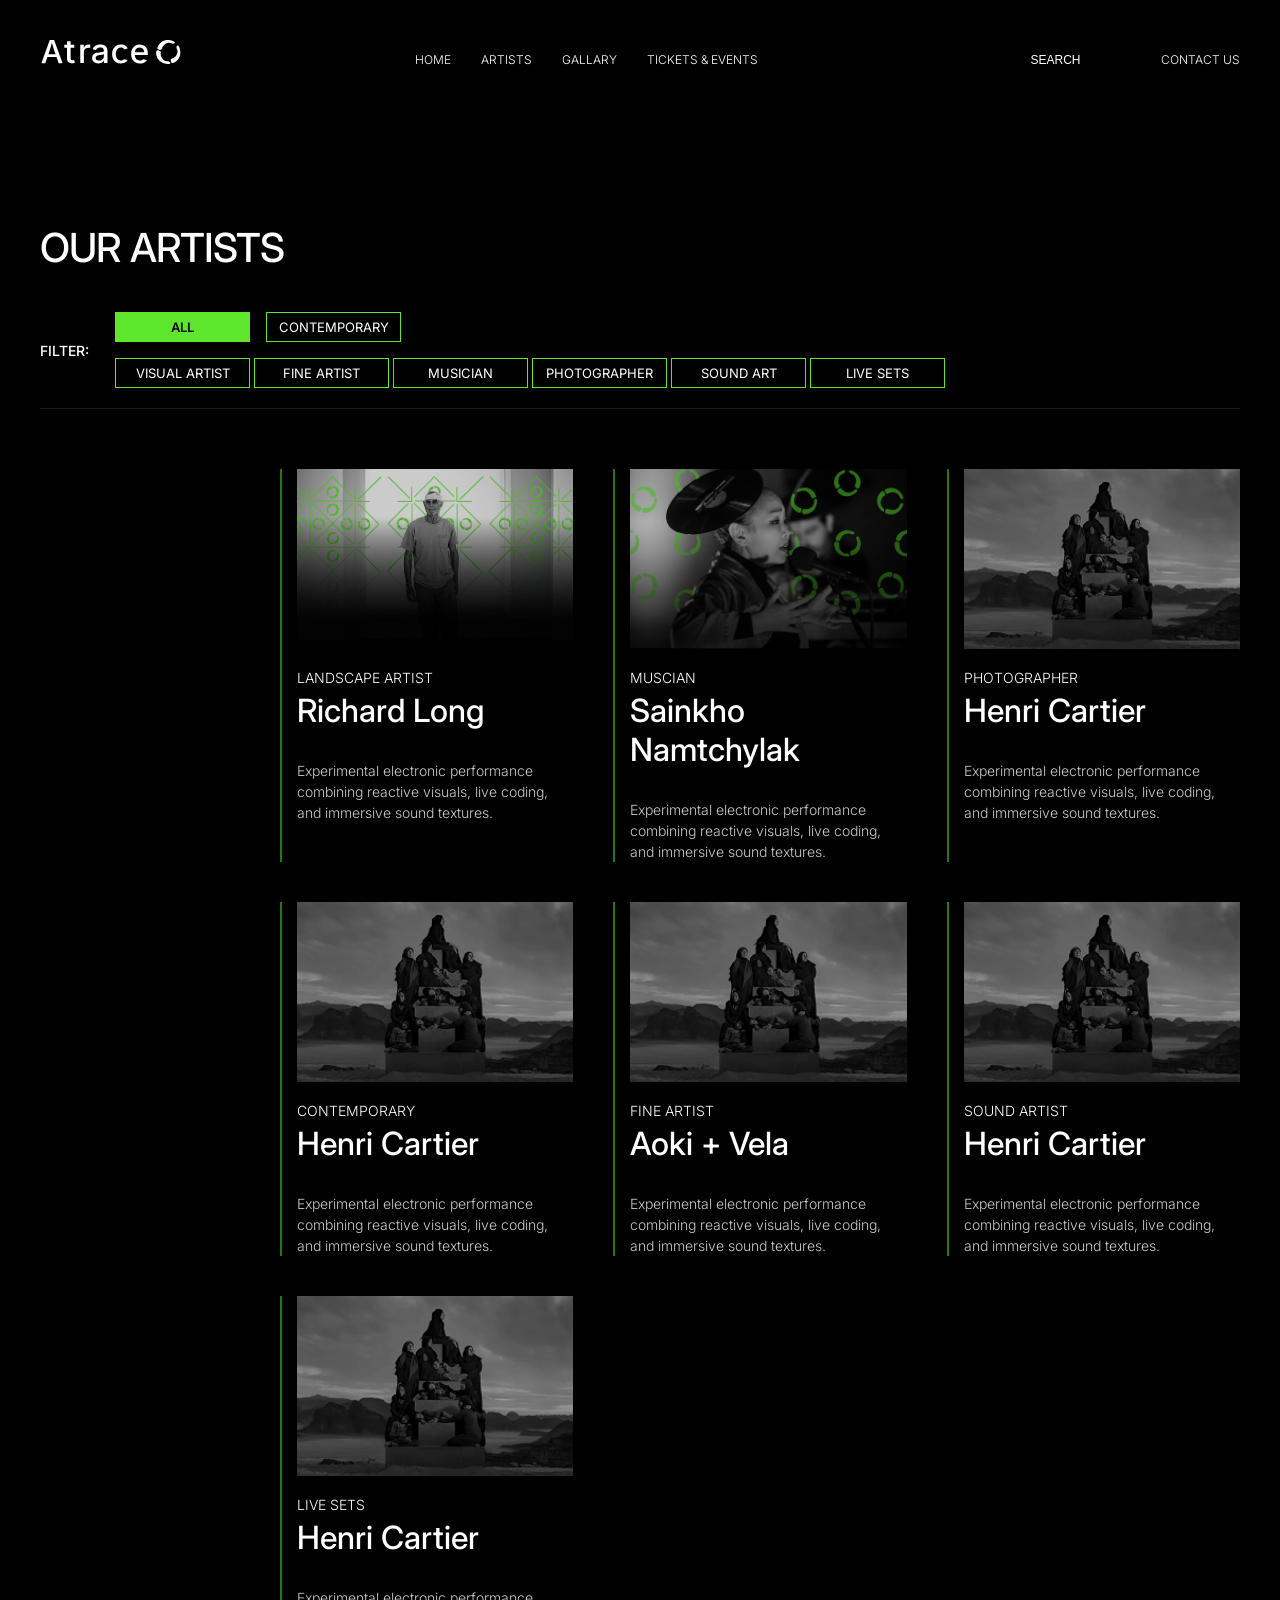
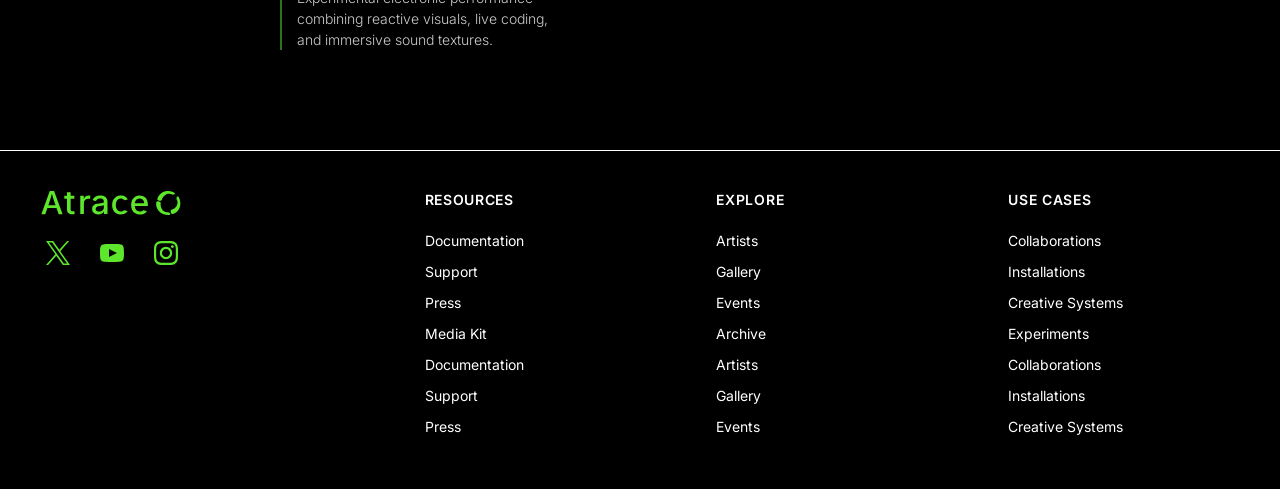
<file: Artists.html>
<!DOCTYPE html>
<html lang="en">

<head>
    <meta charset="UTF-8">
    <meta name="viewport" content="width=device-width, initial-scale=1.0">
    <title>Atrace</title>
    <link rel="icon" type="image/svg" sizes="32x32" href="assets/circule.svg">
    <!-- Google Font: Inter -->
    <link href="https://fonts.googleapis.com/css2?family=Inter:wght@300;400;500;600&display=swap" rel="stylesheet">

    <link rel="stylesheet" href="styles.css">
</head>

<body class="dark">


    <header class="header">
        <div class="logo">
            <div class="logo-inner">
                <!-- CHANGE WIDTH AND HEIGHT OF ATRACE DOWN HERE -->
                <svg width="110" height="24" viewBox="0 0 147 33" fill="none" xmlns="http://www.w3.org/2000/svg">
                    <path
                        d="M0.0226463 31.4394L11.1515 0.251324C11.205 0.101091 11.3487 0 11.5078 0H16.9969C17.156 0 17.2983 0.0996871 17.3532 0.248516L28.6919 31.4365C28.7821 31.6823 28.599 31.942 28.3356 31.942H23.8325C23.6719 31.942 23.5282 31.8409 23.4747 31.6893L17.3265 14.1696C16.8391 12.7263 16.3053 11.026 15.725 9.06732C15.1785 7.22521 14.5531 5.0335 13.8474 2.49499C13.7812 2.25489 13.9615 2.0134 14.2122 2.0134C14.4601 2.0134 14.6418 2.25068 14.5784 2.49077C13.8981 5.06017 13.284 7.27716 12.7361 9.14173C12.1558 11.1214 11.643 12.7965 11.1979 14.1696L5.24126 31.6851C5.18915 31.8381 5.04548 31.942 4.88209 31.942H0.379005C0.117018 31.942 -0.0660913 31.6837 0.0226463 31.4379V31.4394ZM6.01455 23.1415V19.8237C6.01455 19.6159 6.18357 19.446 6.39344 19.446H22.3042C22.5127 19.446 22.6831 19.6145 22.6831 19.8237V23.1415C22.6831 23.3493 22.5141 23.5191 22.3042 23.5191H6.39344C6.18498 23.5191 6.01455 23.3507 6.01455 23.1415Z"
                        fill="currentColor" />
                    <path
                        d="M45.0422 6.86156V10.154C45.0422 10.3618 44.8732 10.5317 44.6633 10.5317H31.6738C31.4653 10.5317 31.2949 10.3632 31.2949 10.154V6.86156C31.2949 6.65376 31.4639 6.48387 31.6738 6.48387H44.6633C44.8717 6.48387 45.0422 6.65236 45.0422 6.86156ZM35.3726 1.807H39.6066C39.8151 1.807 39.9855 1.97549 39.9855 2.18469V24.9358C39.9855 25.9467 40.201 26.6881 40.6321 27.1626C41.0631 27.6372 41.7702 27.8745 42.7533 27.8745C43.0111 27.8745 43.3505 27.845 43.7745 27.7846C44.0449 27.7467 44.29 27.7074 44.5098 27.6695C44.7098 27.6344 44.8985 27.7622 44.9422 27.9601L45.6732 31.2456C45.7155 31.4365 45.607 31.6331 45.4183 31.6893C44.9844 31.817 44.5281 31.9139 44.0478 31.9799C43.4421 32.0627 42.8449 32.1035 42.2561 32.1035C39.9574 32.1035 38.1728 31.5124 36.9023 30.3288C35.6318 29.1451 34.9965 27.4842 34.9965 25.343V2.18469C34.9965 1.97689 35.1655 1.807 35.3754 1.807H35.3726Z"
                        fill="currentColor" />
                    <path
                        d="M53.2384 31.386V6.86156C53.2384 6.65376 53.4075 6.48387 53.6173 6.48387H57.6908C57.8993 6.48387 58.0697 6.65236 58.0697 6.86156V10.5542H58.3416C58.8106 9.167 59.6275 8.08168 60.791 7.29822C61.9558 6.51476 63.2785 6.12303 64.7602 6.12303C65.0772 6.12303 65.4406 6.13427 65.849 6.15673C66.1054 6.17077 66.335 6.18902 66.5378 6.21289C66.7294 6.23536 66.8702 6.39682 66.8702 6.58918V10.5388C66.8702 10.7718 66.6632 10.9501 66.4336 10.9108C66.2674 10.8827 66.0645 10.8547 65.8265 10.8266C65.3124 10.7662 64.7912 10.7367 64.2616 10.7367C63.1123 10.7367 62.0756 10.9782 61.1544 11.4598C60.2318 11.9428 59.5135 12.6097 58.9993 13.4606C58.4852 14.3128 58.2275 15.2957 58.2275 16.4119V31.3874C58.2275 31.5952 58.0584 31.7651 57.8486 31.7651H53.6159C53.4075 31.7651 53.237 31.5966 53.237 31.3874L53.2384 31.386Z"
                        fill="currentColor" />
                    <path
                        d="M78.1004 32.3295C76.4975 32.3295 75.0453 32.0319 73.7453 31.4365C72.4438 30.8412 71.4155 29.9707 70.6606 28.825C69.9042 27.6793 69.5267 26.2781 69.5267 24.6199C69.5267 23.1878 69.8028 22.0126 70.3549 21.0929C70.9071 20.1733 71.655 19.4418 72.6015 18.8998C73.5467 18.3579 74.5974 17.9507 75.7552 17.6783C76.9116 17.4073 78.0878 17.2037 79.2822 17.0676C80.7795 16.8864 81.9964 16.739 82.9345 16.6267C83.8726 16.513 84.5642 16.3248 85.0107 16.0609C85.4572 15.7969 85.6798 15.3715 85.6798 14.7832V14.647C85.6798 13.6978 85.4981 12.8989 85.1361 12.2503C84.7727 11.6016 84.2318 11.1004 83.5134 10.7465C82.7951 10.3927 81.8993 10.2144 80.826 10.2144C79.7217 10.2144 78.7737 10.3843 77.9793 10.7227C77.1849 11.0625 76.5426 11.4949 76.051 12.0228C75.6411 12.4623 75.3186 12.9172 75.082 13.389C75.0003 13.5504 74.8228 13.6403 74.6467 13.5939L70.6732 12.5606C70.4521 12.503 70.3267 12.2615 70.4169 12.0509C70.9803 10.7283 71.7508 9.64718 72.7283 8.81037C73.8016 7.89072 75.0341 7.21959 76.4257 6.79838C77.8173 6.37717 79.254 6.16516 80.7358 6.16516C81.764 6.16516 82.8528 6.2859 84.0022 6.5274C85.1516 6.76889 86.2319 7.20555 87.246 7.83878C88.2588 8.472 89.0842 9.36216 89.7194 10.5065C90.3547 11.6522 90.6716 13.1447 90.6716 14.984V31.3846C90.6716 31.5924 90.5026 31.7623 90.2927 31.7623H86.2192C86.0108 31.7623 85.8403 31.5938 85.8403 31.3846V28.3027H85.591C85.2586 28.9514 84.767 29.5846 84.1163 30.2024C83.4655 30.8202 82.6458 31.3298 81.6542 31.7286C80.664 32.1273 79.4808 32.3281 78.1047 32.3281L78.1004 32.3295ZM79.2118 28.3266C80.5724 28.3266 81.7373 28.0626 82.7049 27.5347C83.6726 27.0068 84.4135 26.3062 84.9276 25.4314C85.4417 24.5581 85.6995 23.6301 85.6995 22.65V20.0778C85.6995 19.8068 85.4262 19.6285 85.1741 19.731C85.029 19.7914 84.86 19.8476 84.667 19.9023C84.16 20.0455 83.5825 20.1733 82.9317 20.287C82.281 20.4008 81.6542 20.4948 81.0485 20.5692C80.4428 20.6451 79.9442 20.7054 79.5512 20.7504C78.6132 20.8711 77.7554 21.0747 76.9764 21.3611C76.1975 21.6475 75.5778 22.0547 75.1172 22.5826C74.6552 23.1106 74.4256 23.8112 74.4256 24.6859C74.4256 25.4848 74.6326 26.1559 75.0496 26.6979C75.4651 27.2399 76.0285 27.647 76.7398 27.9194C77.4497 28.1904 78.2737 28.3266 79.2118 28.3266Z"
                        fill="currentColor" />
                    <path
                        d="M112.794 26.8229C112.28 27.2216 111.701 27.5305 111.05 27.7495C110.4 27.9728 109.68 28.0809 108.897 28.0809C107.367 28.0809 106.101 27.6807 105.094 26.8818C104.086 26.0829 103.34 25.0158 102.848 23.682C102.357 22.3468 102.11 20.8725 102.11 19.2607C102.11 17.6306 102.357 16.1465 102.848 14.807C103.34 13.4634 104.086 12.3921 105.094 11.5834C106.101 10.7746 107.366 10.3717 108.897 10.3717C109.666 10.3717 110.373 10.4812 111.015 10.689C111.657 10.9024 112.226 11.2015 112.718 11.5918C113.073 11.8754 113.387 12.1955 113.664 12.5507C113.756 12.6687 113.905 12.7263 114.052 12.6912L118.217 11.6971C118.466 11.6381 118.583 11.3559 118.455 11.1355C118.327 10.915 118.192 10.7044 118.046 10.498C117.404 9.57137 116.621 8.78651 115.687 8.14626C114.758 7.50602 113.719 7.01601 112.573 6.67482C111.421 6.33504 110.187 6.16656 108.875 6.16656C106.485 6.16656 104.403 6.70712 102.636 7.79665C100.864 8.88198 99.489 10.4068 98.5059 12.3724C97.5227 14.3423 97.0354 16.6351 97.0354 19.2593C97.0354 21.8511 97.5227 24.1299 98.5059 26.0871C99.489 28.0486 100.865 29.5692 102.636 30.6545C104.402 31.744 106.484 32.2846 108.875 32.2846C110.205 32.2846 111.453 32.1119 112.614 31.7623C113.78 31.4169 114.827 30.9128 115.756 30.2501C116.69 29.5874 117.477 28.7843 118.128 27.8394C118.21 27.7214 118.287 27.6035 118.361 27.4856L113.593 26.3371C113.463 26.3062 113.329 26.3469 113.233 26.441C113.097 26.5757 112.952 26.7035 112.795 26.8229H112.794Z"
                        fill="currentColor" />
                    <path
                        d="M146.166 18.8746C146.166 16.586 145.852 14.6343 145.224 13.0323C144.596 11.4247 143.748 10.1175 142.673 9.10522C141.599 8.09712 140.387 7.35298 139.043 6.88122C137.695 6.40384 136.297 6.16796 134.845 6.16796C132.485 6.16796 130.432 6.72116 128.674 7.82895C126.92 8.93674 125.564 10.4798 124.603 12.4553C123.643 14.4294 123.164 16.7137 123.164 19.3056C123.164 21.9298 123.651 24.2127 124.626 26.1559C125.605 28.1033 126.998 29.6099 128.81 30.6769C130.627 31.7482 132.781 32.2846 135.277 32.2846C137.09 32.2846 138.715 32.008 140.141 31.459C141.57 30.91 142.769 30.1378 143.725 29.1437C144.082 28.7745 144.4 28.3841 144.68 27.9728C144.83 27.7537 144.714 27.4519 144.456 27.3901L140.105 26.3427L140.055 26.3342C139.982 26.4157 139.908 26.4971 139.827 26.5743C139.27 27.1093 138.619 27.5094 137.863 27.7734C137.107 28.0359 136.26 28.1679 135.322 28.1679C133.901 28.1679 132.653 27.8632 131.578 27.2553C130.504 26.6417 129.67 25.7389 129.074 24.5413C128.579 23.557 128.291 22.3875 128.205 21.0396C128.191 20.8234 128.368 20.6408 128.585 20.6408H145.788C145.996 20.6408 146.166 20.4724 146.166 20.2632V18.8746ZM128.62 16.9314C128.398 16.9314 128.217 16.739 128.243 16.5186C128.347 15.62 128.585 14.7733 128.961 13.9815C129.48 12.8737 130.242 11.9793 131.239 11.3026C132.236 10.6216 133.439 10.2818 134.846 10.2818C136.267 10.2818 137.45 10.6174 138.398 11.2801C139.341 11.9428 140.056 12.8638 140.544 14.0489C140.848 14.7958 141.055 15.6144 141.168 16.5101C141.196 16.7334 141.015 16.9314 140.79 16.9314H128.62Z"
                        fill="currentColor" />
                </svg>
                <!-- CHANGE WIDTH AND HEIGHT OF THE CIRCULE DOWN HERE -->
                <svg width="25" height="24" viewBox="0 0 36 35" fill="none" xmlns="http://www.w3.org/2000/svg">
                    <path
                        d="M22.0996 4.79699C21.9869 4.74224 21.8714 4.69169 21.7601 4.63413C22.7137 5.11571 22.2926 4.86579 22.0531 4.76751C21.8207 4.67203 21.5869 4.58218 21.3489 4.50074C21.1108 4.41931 20.8728 4.34349 20.6305 4.27469C20.5699 4.25784 20.5094 4.24099 20.4488 4.22414C20.1812 4.15254 20.3685 4.20028 21.0094 4.36876C20.8869 4.34208 20.7657 4.3112 20.6418 4.28452C20.1699 4.18202 19.6952 4.11182 19.2163 4.05426C18.8431 4.00933 20.2446 4.1385 19.6051 4.09357C19.4797 4.08514 19.3544 4.07672 19.229 4.0711C18.9783 4.05987 18.7262 4.05566 18.4754 4.05706C18.2444 4.05987 18.0149 4.07391 17.7853 4.08093C18.9755 4.04864 18.0332 4.06549 17.7317 4.10199C17.2317 4.16377 16.7401 4.25644 16.25 4.36736C15.7485 4.47968 16.9768 4.15956 16.4852 4.30558C16.3655 4.34068 16.2443 4.37438 16.1232 4.41088C15.8838 4.4853 15.6457 4.56533 15.4105 4.65238C14.9288 4.83069 14.4597 5.0413 14.0019 5.27297C14.1963 5.17187 14.3921 5.07078 14.5865 4.96969C13.3949 5.59168 12.3117 6.38216 11.3483 7.31585C11.4863 7.18106 11.6243 7.04487 11.7624 6.91008C10.4567 8.2018 9.41576 9.72378 8.70163 11.4143C8.77065 11.2486 8.84107 11.0843 8.91009 10.9186C8.65515 11.5378 8.44669 12.1696 8.2833 12.8197C7.92131 14.2631 5.84232 14.4273 4.64366 14.1844C3.86333 14.0272 3.0027 13.766 2.41112 13.2086C2.00687 12.8281 1.53362 12.2749 1.68574 11.667C2.58157 8.0965 4.80563 4.91353 7.85651 2.83555C10.9863 0.702804 14.9316 -0.249138 18.6994 0.0555395C21.2714 0.263338 23.6997 0.890945 26.0196 2.02682C26.5365 2.27954 27.1858 2.86222 27.3309 3.45192C27.4675 4.00371 27.2041 4.57937 26.7351 4.88966C25.3688 5.79387 23.4771 5.47234 22.0996 4.79699Z"
                        fill="currentColor" />
                    <path
                        d="M30.3607 13.1904C30.4184 13.3013 30.4719 13.415 30.5311 13.5259C30.0268 12.5866 30.286 12.9994 30.3916 13.2367C30.4973 13.474 30.5874 13.6972 30.6762 13.9317C30.7649 14.1662 30.8452 14.4035 30.9198 14.6421C30.9381 14.7025 30.9565 14.7615 30.9748 14.8219C31.0536 15.0858 31.0001 14.9019 30.817 14.2659C30.8466 14.388 30.8804 14.5074 30.91 14.6295C31.0227 15.0971 31.1058 15.5688 31.1734 16.0448C31.2269 16.4155 31.0649 15.0226 31.1255 15.6587C31.1368 15.7836 31.148 15.9086 31.1565 16.0336C31.1734 16.2835 31.1832 16.5334 31.1875 16.7847C31.1903 17.015 31.1804 17.2438 31.1804 17.4741C31.1846 16.2863 31.1903 17.227 31.1607 17.5275C31.11 18.0273 31.0283 18.5187 30.9283 19.0115C30.8269 19.5142 31.1199 18.2814 30.9846 18.7757C30.9522 18.8964 30.9212 19.0171 30.8874 19.1379C30.8184 19.3794 30.7438 19.6181 30.6621 19.854C30.4931 20.3384 30.2944 20.8101 30.0719 21.272C30.1691 21.0755 30.2649 20.8789 30.3621 20.6823C29.7663 21.8842 28.9986 22.9822 28.083 23.9636C28.2154 23.8232 28.3479 23.6828 28.4803 23.541C27.2154 24.872 25.7125 25.9433 24.0335 26.6959C24.1969 26.6229 24.3617 26.5498 24.5251 26.4768C23.9096 26.745 23.28 26.9682 22.6334 27.1452C21.1953 27.5397 21.0784 29.6149 21.3489 30.8041C21.5249 31.5791 21.8066 32.43 22.3799 33.007C22.7715 33.4016 23.3363 33.8593 23.9434 33.6936C27.5027 32.7192 30.6452 30.4278 32.658 27.3417C34.7243 24.1728 35.5891 20.219 35.1961 16.4716C34.9285 13.9135 34.2426 11.5083 33.0509 9.22254C32.7847 8.71287 32.1861 8.07965 31.5917 7.94767C31.0353 7.82411 30.4635 8.09931 30.1635 8.57387C29.2873 9.95545 29.655 11.8327 30.3635 13.1918L30.3607 13.1904Z"
                        fill="currentColor" />
                    <path
                        d="M16.1105 30.8715C15.9851 30.8771 15.8584 30.8771 15.733 30.8827C16.7993 30.8266 16.3147 30.8855 16.0556 30.8799C15.8049 30.8743 15.5541 30.8617 15.3034 30.8406C15.0527 30.8209 14.8034 30.7929 14.5541 30.7592C14.4921 30.7507 14.4301 30.7423 14.3682 30.7325C14.0949 30.6904 14.2851 30.7227 14.94 30.8266C14.8175 30.8013 14.6935 30.7816 14.5696 30.7564C14.0977 30.6595 13.6329 30.5331 13.1723 30.3941C12.8131 30.2846 14.147 30.7297 13.5442 30.5149C13.4258 30.4727 13.3075 30.4292 13.1906 30.3829C12.9568 30.2916 12.7244 30.1947 12.4962 30.0922C12.2864 29.9982 12.0821 29.8915 11.8736 29.7932C12.9498 30.3014 12.0948 29.9069 11.8342 29.7525C11.4018 29.4955 10.9891 29.2119 10.5848 28.9128C10.1721 28.6082 11.1666 29.3958 10.775 29.0645C10.6792 28.983 10.582 28.9044 10.4877 28.823C10.2975 28.6587 10.113 28.4902 9.93268 28.3147C9.56365 27.9567 9.21997 27.5776 8.89601 27.1803C9.03404 27.3516 9.17068 27.5214 9.30871 27.6927C8.47064 26.6453 7.80017 25.4856 7.29732 24.243C7.36916 24.4227 7.441 24.601 7.51142 24.7807C6.83955 23.0734 6.50431 21.2622 6.53389 19.4285C6.53108 19.6083 6.52686 19.7866 6.52404 19.9663C6.54094 19.2966 6.60574 18.6338 6.71983 17.9753C6.97337 16.5095 5.13662 15.5225 3.94219 15.2613C3.16468 15.0914 2.27168 14.9847 1.50403 15.2557C0.980053 15.441 0.323675 15.757 0.216626 16.3747C-0.410171 20.0014 0.33636 23.8091 2.28577 26.9374C4.28589 30.1484 7.51001 32.6069 11.0806 33.8438C13.5174 34.6891 15.9936 35.092 18.5754 34.9867C19.1515 34.9629 19.9812 34.6919 20.353 34.2103C20.7009 33.7596 20.6939 33.1278 20.3896 32.6546C19.5065 31.2773 17.6458 30.8111 16.1105 30.8743V30.8715Z"
                        fill="currentColor" />
                </svg>

            </div>


        </div>

        <nav class="nav">
            <a href="index.html">HOME</a>
            <a href="Artists.html">ARTISTS</a>
            <a href="gallary.html">GALLARY</a>
            <a href="events.html">TICKETS & EVENTS</a>
        </nav>

        <div class="actions">
            <form class="search-container">
                <div class="search-box">
                    <input type="text" placeholder="SEARCH" id="searchInput">

                    <button class="search-icon" type="submit">
                        <!-- SVG -->
                        <svg viewBox="0 0 36 35" xmlns="http://www.w3.org/2000/svg">
                            <path
                                d="M22.0996 4.79699C21.9869 4.74224 21.8714 4.69169 21.7601 4.63413C22.7137 5.11571 22.2926 4.86579 22.0531 4.76751C21.8207 4.67203 21.5869 4.58218 21.3489 4.50074C21.1108 4.41931 20.8728 4.34349 20.6305 4.27469C20.5699 4.25784 20.5094 4.24099 20.4488 4.22414C20.1812 4.15254 20.3685 4.20028 21.0094 4.36876C20.8869 4.34208 20.7657 4.3112 20.6418 4.28452C20.1699 4.18202 19.6952 4.11182 19.2163 4.05426C18.8431 4.00933 20.2446 4.1385 19.6051 4.09357C19.4797 4.08514 19.3544 4.07672 19.229 4.0711C18.9783 4.05987 18.7262 4.05566 18.4755 4.05706C18.2445 4.05987 18.0149 4.07391 17.7853 4.08093C18.9755 4.04864 18.0332 4.06549 17.7317 4.10199C17.2317 4.16377 16.7401 4.25644 16.25 4.36736C15.7485 4.47968 16.9768 4.15956 16.4852 4.30558C16.3655 4.34068 16.2443 4.37438 16.1232 4.41088C15.8838 4.4853 15.6457 4.56533 15.4105 4.65238C14.9288 4.83069 14.4597 5.0413 14.002 5.27297C14.1963 5.17187 14.3921 5.07078 14.5865 4.96969C13.3949 5.59168 12.3117 6.38216 11.3483 7.31585C11.4863 7.18106 11.6243 7.04487 11.7624 6.91008C10.4567 8.2018 9.41577 9.72378 8.70164 11.4143C8.77066 11.2486 8.84108 11.0843 8.9101 10.9186C8.65516 11.5378 8.4467 12.1696 8.28331 12.8197C7.92132 14.2631 5.84233 14.4273 4.64367 14.1844C3.86334 14.0272 3.00271 13.766 2.41113 13.2086C2.00688 12.8281 1.53363 12.2749 1.68575 11.667C2.58158 8.0965 4.80564 4.91353 7.85652 2.83555C10.9863 0.702804 14.9316 -0.249138 18.6994 0.0555395C21.2714 0.263338 23.6997 0.890945 26.0196 2.02682C26.5365 2.27954 27.1858 2.86222 27.3309 3.45192C27.4675 4.00371 27.2041 4.57937 26.7351 4.88966C25.3688 5.79387 23.4772 5.47234 22.0996 4.79699Z"
                                fill="currentColor" />
                            <path
                                d="M30.3607 13.1904C30.4184 13.3013 30.4719 13.415 30.5311 13.5259C30.0268 12.5866 30.286 12.9994 30.3916 13.2367C30.4973 13.474 30.5874 13.6972 30.6762 13.9317C30.7649 14.1662 30.8452 14.4035 30.9198 14.6421C30.9381 14.7025 30.9565 14.7615 30.9748 14.8219C31.0537 15.0858 31.0001 14.9019 30.817 14.2659C30.8466 14.388 30.8804 14.5074 30.91 14.6295C31.0227 15.0971 31.1058 15.5688 31.1734 16.0448C31.2269 16.4155 31.0649 15.0226 31.1255 15.6587C31.1368 15.7836 31.148 15.9086 31.1565 16.0336C31.1734 16.2835 31.1832 16.5334 31.1875 16.7847C31.1903 17.015 31.1804 17.2438 31.1804 17.4741C31.1846 16.2863 31.1903 17.227 31.1607 17.5275C31.11 18.0273 31.0283 18.5187 30.9283 19.0115C30.8269 19.5142 31.1199 18.2814 30.9846 18.7757C30.9522 18.8964 30.9212 19.0171 30.8874 19.1379C30.8184 19.3794 30.7438 19.6181 30.6621 19.854C30.4931 20.3384 30.2944 20.8101 30.0719 21.272C30.1691 21.0755 30.2649 20.8789 30.3621 20.6823C29.7663 21.8842 28.9986 22.9822 28.0831 23.9636C28.2155 23.8232 28.3479 23.6828 28.4803 23.541C27.2154 24.872 25.7125 25.9433 24.0335 26.6959C24.1969 26.6229 24.3617 26.5498 24.5251 26.4768C23.9096 26.745 23.28 26.9682 22.6334 27.1452C21.1953 27.5397 21.0784 29.6149 21.3489 30.8041C21.5249 31.5791 21.8066 32.43 22.3799 33.007C22.7715 33.4016 23.3363 33.8593 23.9434 33.6936C27.5027 32.7192 30.6452 30.4278 32.658 27.3417C34.7243 24.1728 35.5891 20.219 35.1961 16.4716C34.9285 13.9135 34.2426 11.5083 33.0509 9.22254C32.7847 8.71287 32.1861 8.07965 31.5917 7.94767C31.0353 7.82411 30.4635 8.09931 30.1635 8.57387C29.2873 9.95545 29.655 11.8327 30.3635 13.1918L30.3607 13.1904Z"
                                fill="currentColor" />
                            <path
                                d="M16.1105 30.8715C15.9851 30.8771 15.8584 30.8771 15.733 30.8827C16.7993 30.8266 16.3147 30.8855 16.0556 30.8799C15.8049 30.8743 15.5541 30.8617 15.3034 30.8406C15.0527 30.8209 14.8034 30.7929 14.5541 30.7592C14.4921 30.7507 14.4301 30.7423 14.3682 30.7325C14.0949 30.6904 14.2851 30.7227 14.94 30.8266C14.8175 30.8013 14.6935 30.7816 14.5696 30.7564C14.0977 30.6595 13.6329 30.5331 13.1723 30.3941C12.8131 30.2846 14.147 30.7297 13.5442 30.5149C13.4258 30.4727 13.3075 30.4292 13.1906 30.3829C12.9568 30.2916 12.7244 30.1947 12.4962 30.0922C12.2864 29.9982 12.0821 29.8915 11.8736 29.7932C12.9498 30.3014 12.0948 29.9069 11.8342 29.7525C11.4018 29.4955 10.9891 29.2119 10.5848 28.9128C10.1721 28.6082 11.1666 29.3958 10.775 29.0645C10.6792 28.983 10.582 28.9044 10.4877 28.823C10.2975 28.6587 10.113 28.4902 9.93268 28.3147C9.56365 27.9567 9.21997 27.5776 8.89601 27.1803C9.03404 27.3516 9.17068 27.5214 9.30871 27.6927C8.47064 26.6453 7.80017 25.4856 7.29732 24.243C7.36916 24.4227 7.441 24.601 7.51142 24.7807C6.83955 23.0734 6.50431 21.2622 6.53389 19.4285C6.53108 19.6083 6.52686 19.7866 6.52404 19.9663C6.54094 19.2966 6.60574 18.6338 6.71983 17.9753C6.97337 16.5095 5.13662 15.5225 3.94219 15.2613C3.16468 15.0914 2.27168 14.9847 1.50403 15.2557C0.980053 15.4411 0.323675 15.757 0.216626 16.3747C-0.410171 20.0014 0.33636 23.8091 2.28577 26.9374C4.28589 30.1484 7.51001 32.6069 11.0806 33.8438C13.5174 34.6891 15.9936 35.092 18.5754 34.9867C19.1515 34.9629 19.9812 34.6919 20.353 34.2103C20.7009 33.7596 20.6939 33.1278 20.3896 32.6546C19.5065 31.2773 17.6458 30.8111 16.1105 30.8743V30.8715Z"
                                fill="currentColor" />
                        </svg>
                    </button>
                </div>

                <span class="underline"></span>
            </form>
            <div class="auth">
                <a href="contact.html">CONTACT US</a>

            </div>
            <button class="burger-menu" id="burgerBtn" aria-label="Open Menu">
                <svg width="24" height="24" viewBox="0 0 20 20" fill="none" stroke="currentColor" stroke-width="2"
                    stroke-linecap="round" stroke-linejoin="round">
                    <line x1="3" y1="12" x2="21" y2="12"></line>
                    <line x1="3" y1="6" x2="21" y2="6"></line>
                    <line x1="3" y1="18" x2="21" y2="18"></line>
                </svg>
            </button>
        </div>


    </header>

    <aside class="mobile-sidebar" id="mobileSidebar">
        <div class="sidebar-header">
            <div class="logo">
                <div class="logo-inner">
                    <!-- CHANGE WIDTH AND HEIGHT OF ATRACE DOWN HERE -->
                    <svg width="110" height="24" viewBox="0 0 147 33" fill="none" xmlns="http://www.w3.org/2000/svg">
                        <path
                            d="M0.0226463 31.4394L11.1515 0.251324C11.205 0.101091 11.3487 0 11.5078 0H16.9969C17.156 0 17.2983 0.0996871 17.3532 0.248516L28.6919 31.4365C28.7821 31.6823 28.599 31.942 28.3356 31.942H23.8325C23.6719 31.942 23.5282 31.8409 23.4747 31.6893L17.3265 14.1696C16.8391 12.7263 16.3053 11.026 15.725 9.06732C15.1785 7.22521 14.5531 5.0335 13.8474 2.49499C13.7812 2.25489 13.9615 2.0134 14.2122 2.0134C14.4601 2.0134 14.6418 2.25068 14.5784 2.49077C13.8981 5.06017 13.284 7.27716 12.7361 9.14173C12.1558 11.1214 11.643 12.7965 11.1979 14.1696L5.24126 31.6851C5.18915 31.8381 5.04548 31.942 4.88209 31.942H0.379005C0.117018 31.942 -0.0660913 31.6837 0.0226463 31.4379V31.4394ZM6.01455 23.1415V19.8237C6.01455 19.6159 6.18357 19.446 6.39344 19.446H22.3042C22.5127 19.446 22.6831 19.6145 22.6831 19.8237V23.1415C22.6831 23.3493 22.5141 23.5191 22.3042 23.5191H6.39344C6.18498 23.5191 6.01455 23.3507 6.01455 23.1415Z"
                            fill="currentColor" />
                        <path
                            d="M45.0422 6.86156V10.154C45.0422 10.3618 44.8732 10.5317 44.6633 10.5317H31.6738C31.4653 10.5317 31.2949 10.3632 31.2949 10.154V6.86156C31.2949 6.65376 31.4639 6.48387 31.6738 6.48387H44.6633C44.8717 6.48387 45.0422 6.65236 45.0422 6.86156ZM35.3726 1.807H39.6066C39.8151 1.807 39.9855 1.97549 39.9855 2.18469V24.9358C39.9855 25.9467 40.201 26.6881 40.6321 27.1626C41.0631 27.6372 41.7702 27.8745 42.7533 27.8745C43.0111 27.8745 43.3505 27.845 43.7745 27.7846C44.0449 27.7467 44.29 27.7074 44.5098 27.6695C44.7098 27.6344 44.8985 27.7622 44.9422 27.9601L45.6732 31.2456C45.7155 31.4365 45.607 31.6331 45.4183 31.6893C44.9844 31.817 44.5281 31.9139 44.0478 31.9799C43.4421 32.0627 42.8449 32.1035 42.2561 32.1035C39.9574 32.1035 38.1728 31.5124 36.9023 30.3288C35.6318 29.1451 34.9965 27.4842 34.9965 25.343V2.18469C34.9965 1.97689 35.1655 1.807 35.3754 1.807H35.3726Z"
                            fill="currentColor" />
                        <path
                            d="M53.2384 31.386V6.86156C53.2384 6.65376 53.4075 6.48387 53.6173 6.48387H57.6908C57.8993 6.48387 58.0697 6.65236 58.0697 6.86156V10.5542H58.3416C58.8106 9.167 59.6275 8.08168 60.791 7.29822C61.9558 6.51476 63.2785 6.12303 64.7602 6.12303C65.0772 6.12303 65.4406 6.13427 65.849 6.15673C66.1054 6.17077 66.335 6.18902 66.5378 6.21289C66.7294 6.23536 66.8702 6.39682 66.8702 6.58918V10.5388C66.8702 10.7718 66.6632 10.9501 66.4336 10.9108C66.2674 10.8827 66.0645 10.8547 65.8265 10.8266C65.3124 10.7662 64.7912 10.7367 64.2616 10.7367C63.1123 10.7367 62.0756 10.9782 61.1544 11.4598C60.2318 11.9428 59.5135 12.6097 58.9993 13.4606C58.4852 14.3128 58.2275 15.2957 58.2275 16.4119V31.3874C58.2275 31.5952 58.0584 31.7651 57.8486 31.7651H53.6159C53.4075 31.7651 53.237 31.5966 53.237 31.3874L53.2384 31.386Z"
                            fill="currentColor" />
                        <path
                            d="M78.1004 32.3295C76.4975 32.3295 75.0453 32.0319 73.7453 31.4365C72.4438 30.8412 71.4155 29.9707 70.6606 28.825C69.9042 27.6793 69.5267 26.2781 69.5267 24.6199C69.5267 23.1878 69.8028 22.0126 70.3549 21.0929C70.9071 20.1733 71.655 19.4418 72.6015 18.8998C73.5467 18.3579 74.5974 17.9507 75.7552 17.6783C76.9116 17.4073 78.0878 17.2037 79.2822 17.0676C80.7795 16.8864 81.9964 16.739 82.9345 16.6267C83.8726 16.513 84.5642 16.3248 85.0107 16.0609C85.4572 15.7969 85.6798 15.3715 85.6798 14.7832V14.647C85.6798 13.6978 85.4981 12.8989 85.1361 12.2503C84.7727 11.6016 84.2318 11.1004 83.5134 10.7465C82.7951 10.3927 81.8993 10.2144 80.826 10.2144C79.7217 10.2144 78.7737 10.3843 77.9793 10.7227C77.1849 11.0625 76.5426 11.4949 76.051 12.0228C75.6411 12.4623 75.3186 12.9172 75.082 13.389C75.0003 13.5504 74.8228 13.6403 74.6467 13.5939L70.6732 12.5606C70.4521 12.503 70.3267 12.2615 70.4169 12.0509C70.9803 10.7283 71.7508 9.64718 72.7283 8.81037C73.8016 7.89072 75.0341 7.21959 76.4257 6.79838C77.8173 6.37717 79.254 6.16516 80.7358 6.16516C81.764 6.16516 82.8528 6.2859 84.0022 6.5274C85.1516 6.76889 86.2319 7.20555 87.246 7.83878C88.2588 8.472 89.0842 9.36216 89.7194 10.5065C90.3547 11.6522 90.6716 13.1447 90.6716 14.984V31.3846C90.6716 31.5924 90.5026 31.7623 90.2927 31.7623H86.2192C86.0108 31.7623 85.8403 31.5938 85.8403 31.3846V28.3027H85.591C85.2586 28.9514 84.767 29.5846 84.1163 30.2024C83.4655 30.8202 82.6458 31.3298 81.6542 31.7286C80.664 32.1273 79.4808 32.3281 78.1047 32.3281L78.1004 32.3295ZM79.2118 28.3266C80.5724 28.3266 81.7373 28.0626 82.7049 27.5347C83.6726 27.0068 84.4135 26.3062 84.9276 25.4314C85.4417 24.5581 85.6995 23.6301 85.6995 22.65V20.0778C85.6995 19.8068 85.4262 19.6285 85.1741 19.731C85.029 19.7914 84.86 19.8476 84.667 19.9023C84.16 20.0455 83.5825 20.1733 82.9317 20.287C82.281 20.4008 81.6542 20.4948 81.0485 20.5692C80.4428 20.6451 79.9442 20.7054 79.5512 20.7504C78.6132 20.8711 77.7554 21.0747 76.9764 21.3611C76.1975 21.6475 75.5778 22.0547 75.1172 22.5826C74.6552 23.1106 74.4256 23.8112 74.4256 24.6859C74.4256 25.4848 74.6326 26.1559 75.0496 26.6979C75.4651 27.2399 76.0285 27.647 76.7398 27.9194C77.4497 28.1904 78.2737 28.3266 79.2118 28.3266Z"
                            fill="currentColor" />
                        <path
                            d="M112.794 26.8229C112.28 27.2216 111.701 27.5305 111.05 27.7495C110.4 27.9728 109.68 28.0809 108.897 28.0809C107.367 28.0809 106.101 27.6807 105.094 26.8818C104.086 26.0829 103.34 25.0158 102.848 23.682C102.357 22.3468 102.11 20.8725 102.11 19.2607C102.11 17.6306 102.357 16.1465 102.848 14.807C103.34 13.4634 104.086 12.3921 105.094 11.5834C106.101 10.7746 107.366 10.3717 108.897 10.3717C109.666 10.3717 110.373 10.4812 111.015 10.689C111.657 10.9024 112.226 11.2015 112.718 11.5918C113.073 11.8754 113.387 12.1955 113.664 12.5507C113.756 12.6687 113.905 12.7263 114.052 12.6912L118.217 11.6971C118.466 11.6381 118.583 11.3559 118.455 11.1355C118.327 10.915 118.192 10.7044 118.046 10.498C117.404 9.57137 116.621 8.78651 115.687 8.14626C114.758 7.50602 113.719 7.01601 112.573 6.67482C111.421 6.33504 110.187 6.16656 108.875 6.16656C106.485 6.16656 104.403 6.70712 102.636 7.79665C100.864 8.88198 99.489 10.4068 98.5059 12.3724C97.5227 14.3423 97.0354 16.6351 97.0354 19.2593C97.0354 21.8511 97.5227 24.1299 98.5059 26.0871C99.489 28.0486 100.865 29.5692 102.636 30.6545C104.402 31.744 106.484 32.2846 108.875 32.2846C110.205 32.2846 111.453 32.1119 112.614 31.7623C113.78 31.4169 114.827 30.9128 115.756 30.2501C116.69 29.5874 117.477 28.7843 118.128 27.8394C118.21 27.7214 118.287 27.6035 118.361 27.4856L113.593 26.3371C113.463 26.3062 113.329 26.3469 113.233 26.441C113.097 26.5757 112.952 26.7035 112.795 26.8229H112.794Z"
                            fill="currentColor" />
                        <path
                            d="M146.166 18.8746C146.166 16.586 145.852 14.6343 145.224 13.0323C144.596 11.4247 143.748 10.1175 142.673 9.10522C141.599 8.09712 140.387 7.35298 139.043 6.88122C137.695 6.40384 136.297 6.16796 134.845 6.16796C132.485 6.16796 130.432 6.72116 128.674 7.82895C126.92 8.93674 125.564 10.4798 124.603 12.4553C123.643 14.4294 123.164 16.7137 123.164 19.3056C123.164 21.9298 123.651 24.2127 124.626 26.1559C125.605 28.1033 126.998 29.6099 128.81 30.6769C130.627 31.7482 132.781 32.2846 135.277 32.2846C137.09 32.2846 138.715 32.008 140.141 31.459C141.57 30.91 142.769 30.1378 143.725 29.1437C144.082 28.7745 144.4 28.3841 144.68 27.9728C144.83 27.7537 144.714 27.4519 144.456 27.3901L140.105 26.3427L140.055 26.3342C139.982 26.4157 139.908 26.4971 139.827 26.5743C139.27 27.1093 138.619 27.5094 137.863 27.7734C137.107 28.0359 136.26 28.1679 135.322 28.1679C133.901 28.1679 132.653 27.8632 131.578 27.2553C130.504 26.6417 129.67 25.7389 129.074 24.5413C128.579 23.557 128.291 22.3875 128.205 21.0396C128.191 20.8234 128.368 20.6408 128.585 20.6408H145.788C145.996 20.6408 146.166 20.4724 146.166 20.2632V18.8746ZM128.62 16.9314C128.398 16.9314 128.217 16.739 128.243 16.5186C128.347 15.62 128.585 14.7733 128.961 13.9815C129.48 12.8737 130.242 11.9793 131.239 11.3026C132.236 10.6216 133.439 10.2818 134.846 10.2818C136.267 10.2818 137.45 10.6174 138.398 11.2801C139.341 11.9428 140.056 12.8638 140.544 14.0489C140.848 14.7958 141.055 15.6144 141.168 16.5101C141.196 16.7334 141.015 16.9314 140.79 16.9314H128.62Z"
                            fill="currentColor" />
                    </svg>
                    <!-- CHANGE WIDTH AND HEIGHT OF THE CIRCULE DOWN HERE -->
                    <svg width="25" height="24" viewBox="0 0 36 35" fill="none" xmlns="http://www.w3.org/2000/svg">
                        <path
                            d="M22.0996 4.79699C21.9869 4.74224 21.8714 4.69169 21.7601 4.63413C22.7137 5.11571 22.2926 4.86579 22.0531 4.76751C21.8207 4.67203 21.5869 4.58218 21.3489 4.50074C21.1108 4.41931 20.8728 4.34349 20.6305 4.27469C20.5699 4.25784 20.5094 4.24099 20.4488 4.22414C20.1812 4.15254 20.3685 4.20028 21.0094 4.36876C20.8869 4.34208 20.7657 4.3112 20.6418 4.28452C20.1699 4.18202 19.6952 4.11182 19.2163 4.05426C18.8431 4.00933 20.2446 4.1385 19.6051 4.09357C19.4797 4.08514 19.3544 4.07672 19.229 4.0711C18.9783 4.05987 18.7262 4.05566 18.4754 4.05706C18.2444 4.05987 18.0149 4.07391 17.7853 4.08093C18.9755 4.04864 18.0332 4.06549 17.7317 4.10199C17.2317 4.16377 16.7401 4.25644 16.25 4.36736C15.7485 4.47968 16.9768 4.15956 16.4852 4.30558C16.3655 4.34068 16.2443 4.37438 16.1232 4.41088C15.8838 4.4853 15.6457 4.56533 15.4105 4.65238C14.9288 4.83069 14.4597 5.0413 14.0019 5.27297C14.1963 5.17187 14.3921 5.07078 14.5865 4.96969C13.3949 5.59168 12.3117 6.38216 11.3483 7.31585C11.4863 7.18106 11.6243 7.04487 11.7624 6.91008C10.4567 8.2018 9.41576 9.72378 8.70163 11.4143C8.77065 11.2486 8.84107 11.0843 8.91009 10.9186C8.65515 11.5378 8.44669 12.1696 8.2833 12.8197C7.92131 14.2631 5.84232 14.4273 4.64366 14.1844C3.86333 14.0272 3.0027 13.766 2.41112 13.2086C2.00687 12.8281 1.53362 12.2749 1.68574 11.667C2.58157 8.0965 4.80563 4.91353 7.85651 2.83555C10.9863 0.702804 14.9316 -0.249138 18.6994 0.0555395C21.2714 0.263338 23.6997 0.890945 26.0196 2.02682C26.5365 2.27954 27.1858 2.86222 27.3309 3.45192C27.4675 4.00371 27.2041 4.57937 26.7351 4.88966C25.3688 5.79387 23.4771 5.47234 22.0996 4.79699Z"
                            fill="currentColor" />
                        <path
                            d="M30.3607 13.1904C30.4184 13.3013 30.4719 13.415 30.5311 13.5259C30.0268 12.5866 30.286 12.9994 30.3916 13.2367C30.4973 13.474 30.5874 13.6972 30.6762 13.9317C30.7649 14.1662 30.8452 14.4035 30.9198 14.6421C30.9381 14.7025 30.9565 14.7615 30.9748 14.8219C31.0536 15.0858 31.0001 14.9019 30.817 14.2659C30.8466 14.388 30.8804 14.5074 30.91 14.6295C31.0227 15.0971 31.1058 15.5688 31.1734 16.0448C31.2269 16.4155 31.0649 15.0226 31.1255 15.6587C31.1368 15.7836 31.148 15.9086 31.1565 16.0336C31.1734 16.2835 31.1832 16.5334 31.1875 16.7847C31.1903 17.015 31.1804 17.2438 31.1804 17.4741C31.1846 16.2863 31.1903 17.227 31.1607 17.5275C31.11 18.0273 31.0283 18.5187 30.9283 19.0115C30.8269 19.5142 31.1199 18.2814 30.9846 18.7757C30.9522 18.8964 30.9212 19.0171 30.8874 19.1379C30.8184 19.3794 30.7438 19.6181 30.6621 19.854C30.4931 20.3384 30.2944 20.8101 30.0719 21.272C30.1691 21.0755 30.2649 20.8789 30.3621 20.6823C29.7663 21.8842 28.9986 22.9822 28.083 23.9636C28.2154 23.8232 28.3479 23.6828 28.4803 23.541C27.2154 24.872 25.7125 25.9433 24.0335 26.6959C24.1969 26.6229 24.3617 26.5498 24.5251 26.4768C23.9096 26.745 23.28 26.9682 22.6334 27.1452C21.1953 27.5397 21.0784 29.6149 21.3489 30.8041C21.5249 31.5791 21.8066 32.43 22.3799 33.007C22.7715 33.4016 23.3363 33.8593 23.9434 33.6936C27.5027 32.7192 30.6452 30.4278 32.658 27.3417C34.7243 24.1728 35.5891 20.219 35.1961 16.4716C34.9285 13.9135 34.2426 11.5083 33.0509 9.22254C32.7847 8.71287 32.1861 8.07965 31.5917 7.94767C31.0353 7.82411 30.4635 8.09931 30.1635 8.57387C29.2873 9.95545 29.655 11.8327 30.3635 13.1918L30.3607 13.1904Z"
                            fill="currentColor" />
                        <path
                            d="M16.1105 30.8715C15.9851 30.8771 15.8584 30.8771 15.733 30.8827C16.7993 30.8266 16.3147 30.8855 16.0556 30.8799C15.8049 30.8743 15.5541 30.8617 15.3034 30.8406C15.0527 30.8209 14.8034 30.7929 14.5541 30.7592C14.4921 30.7507 14.4301 30.7423 14.3682 30.7325C14.0949 30.6904 14.2851 30.7227 14.94 30.8266C14.8175 30.8013 14.6935 30.7816 14.5696 30.7564C14.0977 30.6595 13.6329 30.5331 13.1723 30.3941C12.8131 30.2846 14.147 30.7297 13.5442 30.5149C13.4258 30.4727 13.3075 30.4292 13.1906 30.3829C12.9568 30.2916 12.7244 30.1947 12.4962 30.0922C12.2864 29.9982 12.0821 29.8915 11.8736 29.7932C12.9498 30.3014 12.0948 29.9069 11.8342 29.7525C11.4018 29.4955 10.9891 29.2119 10.5848 28.9128C10.1721 28.6082 11.1666 29.3958 10.775 29.0645C10.6792 28.983 10.582 28.9044 10.4877 28.823C10.2975 28.6587 10.113 28.4902 9.93268 28.3147C9.56365 27.9567 9.21997 27.5776 8.89601 27.1803C9.03404 27.3516 9.17068 27.5214 9.30871 27.6927C8.47064 26.6453 7.80017 25.4856 7.29732 24.243C7.36916 24.4227 7.441 24.601 7.51142 24.7807C6.83955 23.0734 6.50431 21.2622 6.53389 19.4285C6.53108 19.6083 6.52686 19.7866 6.52404 19.9663C6.54094 19.2966 6.60574 18.6338 6.71983 17.9753C6.97337 16.5095 5.13662 15.5225 3.94219 15.2613C3.16468 15.0914 2.27168 14.9847 1.50403 15.2557C0.980053 15.441 0.323675 15.757 0.216626 16.3747C-0.410171 20.0014 0.33636 23.8091 2.28577 26.9374C4.28589 30.1484 7.51001 32.6069 11.0806 33.8438C13.5174 34.6891 15.9936 35.092 18.5754 34.9867C19.1515 34.9629 19.9812 34.6919 20.353 34.2103C20.7009 33.7596 20.6939 33.1278 20.3896 32.6546C19.5065 31.2773 17.6458 30.8111 16.1105 30.8743V30.8715Z"
                            fill="currentColor" />
                    </svg>

                </div>


            </div>
            <button class="close-menu" id="closeBtn" aria-label="Close Menu">&times;</button>
        </div>

        <nav class="sidebar-nav">
            <a href="index.html">HOME</a>
            <a href="Artists.html">ARTISTS</a>
            <a href="gallary.html">GALLARY</a>
            <a href="events.html">TICKETS & EVENTS</a>
            <a href="contact.html">CONTACT US</a>
        </nav>

        <div class="footer-column brand-column">


            <div class="socials">

                <a href="#" aria-label="X">
                    <svg width="24" height="24" viewBox="0 0 24 24" fill="none" xmlns="http://www.w3.org/2000/svg">
                        <path
                            d="M14.2737 10.1635L23.2023 0H21.0872L13.3313 8.82305L7.14125 0H0L9.3626 13.3433L0 24H2.11504L10.3002 14.6806L16.8388 24H23.98M2.8784 1.5619H6.12769L21.0856 22.5148H17.8355"
                            fill="#5DE62C" />
                    </svg>

                </a>

                <a href="#" aria-label="YouTube">
                    <svg width="24" height="18" viewBox="0 0 24 18" fill="none" xmlns="http://www.w3.org/2000/svg">
                        <path
                            d="M19.615 0.184125C16.011 -0.0618748 7.984 -0.0608748 4.385 0.184125C0.488 0.450125 0.029 2.80412 0 9.00012C0.029 15.1851 0.484 17.5491 4.385 17.8161C7.985 18.0611 16.011 18.0621 19.615 17.8161C23.512 17.5501 23.971 15.1961 24 9.00012C23.971 2.81512 23.516 0.451125 19.615 0.184125ZM9 13.0001V5.00013L17 8.99312L9 13.0001Z"
                            fill="#5DE62C" />
                    </svg>

                </a>

                <a href="#" aria-label="Instagram">
                    <svg width="24" height="24" viewBox="0 0 24 24" fill="none" xmlns="http://www.w3.org/2000/svg">
                        <path
                            d="M12 2.163C15.204 2.163 15.584 2.175 16.85 2.233C20.102 2.381 21.621 3.924 21.769 7.152C21.827 8.417 21.838 8.797 21.838 12.001C21.838 15.206 21.826 15.585 21.769 16.85C21.62 20.075 20.105 21.621 16.85 21.769C15.584 21.827 15.206 21.839 12 21.839C8.796 21.839 8.416 21.827 7.151 21.769C3.891 21.62 2.38 20.07 2.232 16.849C2.174 15.584 2.162 15.205 2.162 12C2.162 8.796 2.175 8.417 2.232 7.151C2.381 3.924 3.896 2.38 7.151 2.232C8.417 2.175 8.796 2.163 12 2.163ZM12 0C8.741 0 8.333 0.014 7.053 0.072C2.695 0.272 0.273 2.69 0.073 7.052C0.014 8.333 0 8.741 0 12C0 15.259 0.014 15.668 0.072 16.948C0.272 21.306 2.69 23.728 7.052 23.928C8.333 23.986 8.741 24 12 24C15.259 24 15.668 23.986 16.948 23.928C21.302 23.728 23.73 21.31 23.927 16.948C23.986 15.668 24 15.259 24 12C24 8.741 23.986 8.333 23.928 7.053C23.732 2.699 21.311 0.273 16.949 0.073C15.668 0.014 15.259 0 12 0ZM12 5.838C8.597 5.838 5.838 8.597 5.838 12C5.838 15.403 8.597 18.163 12 18.163C15.403 18.163 18.162 15.404 18.162 12C18.162 8.597 15.403 5.838 12 5.838ZM12 16C9.791 16 8 14.21 8 12C8 9.791 9.791 8 12 8C14.209 8 16 9.791 16 12C16 14.21 14.209 16 12 16ZM18.406 4.155C17.61 4.155 16.965 4.8 16.965 5.595C16.965 6.39 17.61 7.035 18.406 7.035C19.201 7.035 19.845 6.39 19.845 5.595C19.845 4.8 19.201 4.155 18.406 4.155Z"
                            fill="#5DE62C" />
                    </svg>

                </a>

            </div>

        </div>
    </aside>


    <section class="artists-section">
        <h1 class="artists-header">OUR ARTISTS</h1>

        <div class="artists-filters">
            <h2 class="filter-label">FILTER:</h2>

            <div class="filter-buttons" id="categoryFilters">
                <button class="filter-btn active main-filter" data-filter="all">All</button>
                <button class="filter-btn main-filter" data-filter="contemporary">Contemporary</button>

                <div class="desktop-filters">
                    <button class="filter-btn" data-filter="visual_artist">Visual artist</button>
                    <button class="filter-btn" data-filter="fine_artist">Fine artist</button>
                    <button class="filter-btn" data-filter="musician">Musician</button>
                    <button class="filter-btn" data-filter="Photographer">Photographer</button>
                    <button class="filter-btn" data-filter="sound_art">Sound Art</button>
                    <button class="filter-btn" data-filter="live_sets">Live Sets</button>
                </div>

                <div class="custom-dropdown mobile-more-filters" id="moreFiltersDropdown">
                    <div class="dropdown-trigger">More</div>
                    <div class="dropdown-menu">
                        <div class="dropdown-option" data-value="visual_artist">Visual artist</div>
                        <div class="dropdown-option" data-value="fine_artist">Fine artist</div>
                        <div class="dropdown-option" data-value="musician">Musician</div>
                        <div class="dropdown-option" data-value="Photographer">Photographer</div>
                        <div class="dropdown-option" data-value="sound_art">Sound Art</div>
                        <div class="dropdown-option" data-value="live_sets">Live Sets</div>
                    </div>
                </div>
            </div>
        </div>

        <div class="artists-container" id="artistsContainer">

            <div class="artist-group">

                <div class="artist-sidebar">
                </div>

                <div class="artists-grid">

                    <a href="RICHARD_LONG.html" class="artist-card" data-category="visual_artist">
                        <div class="artist-line"></div>
                        <div class="artist-content">
                            <img src="assets/rechimg.png" alt="Aura Systems" class="a-image">
                            <span class="a-artist">Landscape Artist</span>
                            <h3 class="a-name">Richard Long</h3>
                            <p class="a-caption">Experimental electronic performance
                                combining reactive visuals, live coding,
                                and immersive sound textures.
                            </p>
                        </div>
                    </a>

                    <a href="Namtchylak.html" class="artist-card" data-category="musician">
                        <div class="artist-line"></div>
                        <div class="artist-content">

                            <img src="assets/lady1.png" alt="Echo Collective" class="a-image">
                            <span class="a-artist">Muscian</span>
                            <h3 class="a-name">Sainkho Namtchylak</h3>
                            <p class="a-caption">Experimental electronic performance
                                combining reactive visuals, live coding,
                                and immersive sound textures.</p>
                        </div>
                    </a>
                    <a href="#" class="artist-card" data-category="Photographer">
                        <div class="artist-line"></div>
                        <div class="artist-content">

                            <img src="assets/events/gilmancontemporary-nick-brandt-women-with-sleeping-children.png"
                                alt="Echo Collective" class="a-image">
                            <span class="a-artist">Photographer</span>
                            <h3 class="a-name">Henri Cartier</h3>
                            <p class="a-caption">Experimental electronic performance
                                combining reactive visuals, live coding,
                                and immersive sound textures.</p>
                        </div>
                    </a>
                    <a href="#" class="artist-card" data-category="contemporary">
                        <div class="artist-line"></div>
                        <div class="artist-content">

                            <img src="assets/events/gilmancontemporary-nick-brandt-women-with-sleeping-children.png"
                                alt="Echo Collective" class="a-image">
                            <span class="a-artist">Contemporary</span>
                            <h3 class="a-name">Henri Cartier</h3>
                            <p class="a-caption">Experimental electronic performance
                                combining reactive visuals, live coding,
                                and immersive sound textures.</p>
                        </div>
                    </a>
                    <a href="#" class="artist-card" data-category="fine_artist">
                        <div class="artist-line"></div>
                        <div class="artist-content">

                            <img src="assets/events/gilmancontemporary-nick-brandt-women-with-sleeping-children.png"
                                alt="Echo Collective" class="a-image">
                            <span class="a-artist">Fine Artist</span>
                            <h3 class="a-name">Aoki + Vela</h3>
                            <p class="a-caption">Experimental electronic performance
                                combining reactive visuals, live coding,
                                and immersive sound textures.</p>
                        </div>
                    </a>
                    <a href="#" class="artist-card" data-category="sound_art">
                        <div class="artist-line"></div>
                        <div class="artist-content">

                            <img src="assets/events/gilmancontemporary-nick-brandt-women-with-sleeping-children.png"
                                alt="Echo Collective" class="a-image">
                            <span class="a-artist">sound artist</span>
                            <h3 class="a-name">Henri Cartier</h3>
                            <p class="a-caption">Experimental electronic performance
                                combining reactive visuals, live coding,
                                and immersive sound textures.</p>
                        </div>
                    </a>
                    <a href="#" class="artist-card" data-category="live_sets">
                        <div class="artist-line"></div>
                        <div class="artist-content">

                            <img src="assets/events/gilmancontemporary-nick-brandt-women-with-sleeping-children.png"
                                alt="Echo Collective" class="a-image">
                            <span class="a-artist">live sets</span>
                            <h3 class="a-name">Henri Cartier</h3>
                            <p class="a-caption">Experimental electronic performance
                                combining reactive visuals, live coding,
                                and immersive sound textures.</p>
                        </div>
                    </a>
                </div>
            </div>
        </div>
    </section>

    <footer class="footer">

        <div class="footer-grid">

            <!-- COLUMN 1 -->
            <div class="footer-column brand-column">

                <div class="footer-logo">
                    <div class="logo">
                        <div class="logo-inner">
                            <!-- CHANGE WIDTH AND HEIGHT OF ATRACE DOWN HERE -->
                            <svg width="110" height="24" viewBox="0 0 147 33" fill="none"
                                xmlns="http://www.w3.org/2000/svg">
                                <path
                                    d="M0.0226463 31.4394L11.1515 0.251324C11.205 0.101091 11.3487 0 11.5078 0H16.9969C17.156 0 17.2983 0.0996871 17.3532 0.248516L28.6919 31.4365C28.7821 31.6823 28.599 31.942 28.3356 31.942H23.8325C23.6719 31.942 23.5282 31.8409 23.4747 31.6893L17.3265 14.1696C16.8391 12.7263 16.3053 11.026 15.725 9.06732C15.1785 7.22521 14.5531 5.0335 13.8474 2.49499C13.7812 2.25489 13.9615 2.0134 14.2122 2.0134C14.4601 2.0134 14.6418 2.25068 14.5784 2.49077C13.8981 5.06017 13.284 7.27716 12.7361 9.14173C12.1558 11.1214 11.643 12.7965 11.1979 14.1696L5.24126 31.6851C5.18915 31.8381 5.04548 31.942 4.88209 31.942H0.379005C0.117018 31.942 -0.0660913 31.6837 0.0226463 31.4379V31.4394ZM6.01455 23.1415V19.8237C6.01455 19.6159 6.18357 19.446 6.39344 19.446H22.3042C22.5127 19.446 22.6831 19.6145 22.6831 19.8237V23.1415C22.6831 23.3493 22.5141 23.5191 22.3042 23.5191H6.39344C6.18498 23.5191 6.01455 23.3507 6.01455 23.1415Z"
                                    fill="#5DE62C" />
                                <path
                                    d="M45.0422 6.86156V10.154C45.0422 10.3618 44.8732 10.5317 44.6633 10.5317H31.6738C31.4653 10.5317 31.2949 10.3632 31.2949 10.154V6.86156C31.2949 6.65376 31.4639 6.48387 31.6738 6.48387H44.6633C44.8717 6.48387 45.0422 6.65236 45.0422 6.86156ZM35.3726 1.807H39.6066C39.8151 1.807 39.9855 1.97549 39.9855 2.18469V24.9358C39.9855 25.9467 40.201 26.6881 40.6321 27.1626C41.0631 27.6372 41.7702 27.8745 42.7533 27.8745C43.0111 27.8745 43.3505 27.845 43.7745 27.7846C44.0449 27.7467 44.29 27.7074 44.5098 27.6695C44.7098 27.6344 44.8985 27.7622 44.9422 27.9601L45.6732 31.2456C45.7155 31.4365 45.607 31.6331 45.4183 31.6893C44.9844 31.817 44.5281 31.9139 44.0478 31.9799C43.4421 32.0627 42.8449 32.1035 42.2561 32.1035C39.9574 32.1035 38.1728 31.5124 36.9023 30.3288C35.6318 29.1451 34.9965 27.4842 34.9965 25.343V2.18469C34.9965 1.97689 35.1655 1.807 35.3754 1.807H35.3726Z"
                                    fill="#5DE62C" />
                                <path
                                    d="M53.2384 31.386V6.86156C53.2384 6.65376 53.4075 6.48387 53.6173 6.48387H57.6908C57.8993 6.48387 58.0697 6.65236 58.0697 6.86156V10.5542H58.3416C58.8106 9.167 59.6275 8.08168 60.791 7.29822C61.9558 6.51476 63.2785 6.12303 64.7602 6.12303C65.0772 6.12303 65.4406 6.13427 65.849 6.15673C66.1054 6.17077 66.335 6.18902 66.5378 6.21289C66.7294 6.23536 66.8702 6.39682 66.8702 6.58918V10.5388C66.8702 10.7718 66.6632 10.9501 66.4336 10.9108C66.2674 10.8827 66.0645 10.8547 65.8265 10.8266C65.3124 10.7662 64.7912 10.7367 64.2616 10.7367C63.1123 10.7367 62.0756 10.9782 61.1544 11.4598C60.2318 11.9428 59.5135 12.6097 58.9993 13.4606C58.4852 14.3128 58.2275 15.2957 58.2275 16.4119V31.3874C58.2275 31.5952 58.0584 31.7651 57.8486 31.7651H53.6159C53.4075 31.7651 53.237 31.5966 53.237 31.3874L53.2384 31.386Z"
                                    fill="#5DE62C" />
                                <path
                                    d="M78.1004 32.3295C76.4975 32.3295 75.0453 32.0319 73.7453 31.4365C72.4438 30.8412 71.4155 29.9707 70.6606 28.825C69.9042 27.6793 69.5267 26.2781 69.5267 24.6199C69.5267 23.1878 69.8028 22.0126 70.3549 21.0929C70.9071 20.1733 71.655 19.4418 72.6015 18.8998C73.5467 18.3579 74.5974 17.9507 75.7552 17.6783C76.9116 17.4073 78.0878 17.2037 79.2822 17.0676C80.7795 16.8864 81.9964 16.739 82.9345 16.6267C83.8726 16.513 84.5642 16.3248 85.0107 16.0609C85.4572 15.7969 85.6798 15.3715 85.6798 14.7832V14.647C85.6798 13.6978 85.4981 12.8989 85.1361 12.2503C84.7727 11.6016 84.2318 11.1004 83.5134 10.7465C82.7951 10.3927 81.8993 10.2144 80.826 10.2144C79.7217 10.2144 78.7737 10.3843 77.9793 10.7227C77.1849 11.0625 76.5426 11.4949 76.051 12.0228C75.6411 12.4623 75.3186 12.9172 75.082 13.389C75.0003 13.5504 74.8228 13.6403 74.6467 13.5939L70.6732 12.5606C70.4521 12.503 70.3267 12.2615 70.4169 12.0509C70.9803 10.7283 71.7508 9.64718 72.7283 8.81037C73.8016 7.89072 75.0341 7.21959 76.4257 6.79838C77.8173 6.37717 79.254 6.16516 80.7358 6.16516C81.764 6.16516 82.8528 6.2859 84.0022 6.5274C85.1516 6.76889 86.2319 7.20555 87.246 7.83878C88.2588 8.472 89.0842 9.36216 89.7194 10.5065C90.3547 11.6522 90.6716 13.1447 90.6716 14.984V31.3846C90.6716 31.5924 90.5026 31.7623 90.2927 31.7623H86.2192C86.0108 31.7623 85.8403 31.5938 85.8403 31.3846V28.3027H85.591C85.2586 28.9514 84.767 29.5846 84.1163 30.2024C83.4655 30.8202 82.6458 31.3298 81.6542 31.7286C80.664 32.1273 79.4808 32.3281 78.1047 32.3281L78.1004 32.3295ZM79.2118 28.3266C80.5724 28.3266 81.7373 28.0626 82.7049 27.5347C83.6726 27.0068 84.4135 26.3062 84.9276 25.4314C85.4417 24.5581 85.6995 23.6301 85.6995 22.65V20.0778C85.6995 19.8068 85.4262 19.6285 85.1741 19.731C85.029 19.7914 84.86 19.8476 84.667 19.9023C84.16 20.0455 83.5825 20.1733 82.9317 20.287C82.281 20.4008 81.6542 20.4948 81.0485 20.5692C80.4428 20.6451 79.9442 20.7054 79.5512 20.7504C78.6132 20.8711 77.7554 21.0747 76.9764 21.3611C76.1975 21.6475 75.5778 22.0547 75.1172 22.5826C74.6552 23.1106 74.4256 23.8112 74.4256 24.6859C74.4256 25.4848 74.6326 26.1559 75.0496 26.6979C75.4651 27.2399 76.0285 27.647 76.7398 27.9194C77.4497 28.1904 78.2737 28.3266 79.2118 28.3266Z"
                                    fill="#5DE62C" />
                                <path
                                    d="M112.794 26.8229C112.28 27.2216 111.701 27.5305 111.05 27.7495C110.4 27.9728 109.68 28.0809 108.897 28.0809C107.367 28.0809 106.101 27.6807 105.094 26.8818C104.086 26.0829 103.34 25.0158 102.848 23.682C102.357 22.3468 102.11 20.8725 102.11 19.2607C102.11 17.6306 102.357 16.1465 102.848 14.807C103.34 13.4634 104.086 12.3921 105.094 11.5834C106.101 10.7746 107.366 10.3717 108.897 10.3717C109.666 10.3717 110.373 10.4812 111.015 10.689C111.657 10.9024 112.226 11.2015 112.718 11.5918C113.073 11.8754 113.387 12.1955 113.664 12.5507C113.756 12.6687 113.905 12.7263 114.052 12.6912L118.217 11.6971C118.466 11.6381 118.583 11.3559 118.455 11.1355C118.327 10.915 118.192 10.7044 118.046 10.498C117.404 9.57137 116.621 8.78651 115.687 8.14626C114.758 7.50602 113.719 7.01601 112.573 6.67482C111.421 6.33504 110.187 6.16656 108.875 6.16656C106.485 6.16656 104.403 6.70712 102.636 7.79665C100.864 8.88198 99.489 10.4068 98.5059 12.3724C97.5227 14.3423 97.0354 16.6351 97.0354 19.2593C97.0354 21.8511 97.5227 24.1299 98.5059 26.0871C99.489 28.0486 100.865 29.5692 102.636 30.6545C104.402 31.744 106.484 32.2846 108.875 32.2846C110.205 32.2846 111.453 32.1119 112.614 31.7623C113.78 31.4169 114.827 30.9128 115.756 30.2501C116.69 29.5874 117.477 28.7843 118.128 27.8394C118.21 27.7214 118.287 27.6035 118.361 27.4856L113.593 26.3371C113.463 26.3062 113.329 26.3469 113.233 26.441C113.097 26.5757 112.952 26.7035 112.795 26.8229H112.794Z"
                                    fill="#5DE62C" />
                                <path
                                    d="M146.166 18.8746C146.166 16.586 145.852 14.6343 145.224 13.0323C144.596 11.4247 143.748 10.1175 142.673 9.10522C141.599 8.09712 140.387 7.35298 139.043 6.88122C137.695 6.40384 136.297 6.16796 134.845 6.16796C132.485 6.16796 130.432 6.72116 128.674 7.82895C126.92 8.93674 125.564 10.4798 124.603 12.4553C123.643 14.4294 123.164 16.7137 123.164 19.3056C123.164 21.9298 123.651 24.2127 124.626 26.1559C125.605 28.1033 126.998 29.6099 128.81 30.6769C130.627 31.7482 132.781 32.2846 135.277 32.2846C137.09 32.2846 138.715 32.008 140.141 31.459C141.57 30.91 142.769 30.1378 143.725 29.1437C144.082 28.7745 144.4 28.3841 144.68 27.9728C144.83 27.7537 144.714 27.4519 144.456 27.3901L140.105 26.3427L140.055 26.3342C139.982 26.4157 139.908 26.4971 139.827 26.5743C139.27 27.1093 138.619 27.5094 137.863 27.7734C137.107 28.0359 136.26 28.1679 135.322 28.1679C133.901 28.1679 132.653 27.8632 131.578 27.2553C130.504 26.6417 129.67 25.7389 129.074 24.5413C128.579 23.557 128.291 22.3875 128.205 21.0396C128.191 20.8234 128.368 20.6408 128.585 20.6408H145.788C145.996 20.6408 146.166 20.4724 146.166 20.2632V18.8746ZM128.62 16.9314C128.398 16.9314 128.217 16.739 128.243 16.5186C128.347 15.62 128.585 14.7733 128.961 13.9815C129.48 12.8737 130.242 11.9793 131.239 11.3026C132.236 10.6216 133.439 10.2818 134.846 10.2818C136.267 10.2818 137.45 10.6174 138.398 11.2801C139.341 11.9428 140.056 12.8638 140.544 14.0489C140.848 14.7958 141.055 15.6144 141.168 16.5101C141.196 16.7334 141.015 16.9314 140.79 16.9314H128.62Z"
                                    fill="#5DE62C" />
                            </svg>
                            <!-- CHANGE WIDTH AND HEIGHT OF THE CIRCULE DOWN HERE -->
                            <svg width="25" height="24" viewBox="0 0 36 35" fill="none"
                                xmlns="http://www.w3.org/2000/svg">
                                <path
                                    d="M22.0996 4.79699C21.9869 4.74224 21.8714 4.69169 21.7601 4.63413C22.7137 5.11571 22.2926 4.86579 22.0531 4.76751C21.8207 4.67203 21.5869 4.58218 21.3489 4.50074C21.1108 4.41931 20.8728 4.34349 20.6305 4.27469C20.5699 4.25784 20.5094 4.24099 20.4488 4.22414C20.1812 4.15254 20.3685 4.20028 21.0094 4.36876C20.8869 4.34208 20.7657 4.3112 20.6418 4.28452C20.1699 4.18202 19.6952 4.11182 19.2163 4.05426C18.8431 4.00933 20.2446 4.1385 19.6051 4.09357C19.4797 4.08514 19.3544 4.07672 19.229 4.0711C18.9783 4.05987 18.7262 4.05566 18.4754 4.05706C18.2444 4.05987 18.0149 4.07391 17.7853 4.08093C18.9755 4.04864 18.0332 4.06549 17.7317 4.10199C17.2317 4.16377 16.7401 4.25644 16.25 4.36736C15.7485 4.47968 16.9768 4.15956 16.4852 4.30558C16.3655 4.34068 16.2443 4.37438 16.1232 4.41088C15.8838 4.4853 15.6457 4.56533 15.4105 4.65238C14.9288 4.83069 14.4597 5.0413 14.0019 5.27297C14.1963 5.17187 14.3921 5.07078 14.5865 4.96969C13.3949 5.59168 12.3117 6.38216 11.3483 7.31585C11.4863 7.18106 11.6243 7.04487 11.7624 6.91008C10.4567 8.2018 9.41576 9.72378 8.70163 11.4143C8.77065 11.2486 8.84107 11.0843 8.91009 10.9186C8.65515 11.5378 8.44669 12.1696 8.2833 12.8197C7.92131 14.2631 5.84232 14.4273 4.64366 14.1844C3.86333 14.0272 3.0027 13.766 2.41112 13.2086C2.00687 12.8281 1.53362 12.2749 1.68574 11.667C2.58157 8.0965 4.80563 4.91353 7.85651 2.83555C10.9863 0.702804 14.9316 -0.249138 18.6994 0.0555395C21.2714 0.263338 23.6997 0.890945 26.0196 2.02682C26.5365 2.27954 27.1858 2.86222 27.3309 3.45192C27.4675 4.00371 27.2041 4.57937 26.7351 4.88966C25.3688 5.79387 23.4771 5.47234 22.0996 4.79699Z"
                                    fill="#5DE62C" />
                                <path
                                    d="M30.3607 13.1904C30.4184 13.3013 30.4719 13.415 30.5311 13.5259C30.0268 12.5866 30.286 12.9994 30.3916 13.2367C30.4973 13.474 30.5874 13.6972 30.6762 13.9317C30.7649 14.1662 30.8452 14.4035 30.9198 14.6421C30.9381 14.7025 30.9565 14.7615 30.9748 14.8219C31.0536 15.0858 31.0001 14.9019 30.817 14.2659C30.8466 14.388 30.8804 14.5074 30.91 14.6295C31.0227 15.0971 31.1058 15.5688 31.1734 16.0448C31.2269 16.4155 31.0649 15.0226 31.1255 15.6587C31.1368 15.7836 31.148 15.9086 31.1565 16.0336C31.1734 16.2835 31.1832 16.5334 31.1875 16.7847C31.1903 17.015 31.1804 17.2438 31.1804 17.4741C31.1846 16.2863 31.1903 17.227 31.1607 17.5275C31.11 18.0273 31.0283 18.5187 30.9283 19.0115C30.8269 19.5142 31.1199 18.2814 30.9846 18.7757C30.9522 18.8964 30.9212 19.0171 30.8874 19.1379C30.8184 19.3794 30.7438 19.6181 30.6621 19.854C30.4931 20.3384 30.2944 20.8101 30.0719 21.272C30.1691 21.0755 30.2649 20.8789 30.3621 20.6823C29.7663 21.8842 28.9986 22.9822 28.083 23.9636C28.2154 23.8232 28.3479 23.6828 28.4803 23.541C27.2154 24.872 25.7125 25.9433 24.0335 26.6959C24.1969 26.6229 24.3617 26.5498 24.5251 26.4768C23.9096 26.745 23.28 26.9682 22.6334 27.1452C21.1953 27.5397 21.0784 29.6149 21.3489 30.8041C21.5249 31.5791 21.8066 32.43 22.3799 33.007C22.7715 33.4016 23.3363 33.8593 23.9434 33.6936C27.5027 32.7192 30.6452 30.4278 32.658 27.3417C34.7243 24.1728 35.5891 20.219 35.1961 16.4716C34.9285 13.9135 34.2426 11.5083 33.0509 9.22254C32.7847 8.71287 32.1861 8.07965 31.5917 7.94767C31.0353 7.82411 30.4635 8.09931 30.1635 8.57387C29.2873 9.95545 29.655 11.8327 30.3635 13.1918L30.3607 13.1904Z"
                                    fill="#5DE62C" />
                                <path
                                    d="M16.1105 30.8715C15.9851 30.8771 15.8584 30.8771 15.733 30.8827C16.7993 30.8266 16.3147 30.8855 16.0556 30.8799C15.8049 30.8743 15.5541 30.8617 15.3034 30.8406C15.0527 30.8209 14.8034 30.7929 14.5541 30.7592C14.4921 30.7507 14.4301 30.7423 14.3682 30.7325C14.0949 30.6904 14.2851 30.7227 14.94 30.8266C14.8175 30.8013 14.6935 30.7816 14.5696 30.7564C14.0977 30.6595 13.6329 30.5331 13.1723 30.3941C12.8131 30.2846 14.147 30.7297 13.5442 30.5149C13.4258 30.4727 13.3075 30.4292 13.1906 30.3829C12.9568 30.2916 12.7244 30.1947 12.4962 30.0922C12.2864 29.9982 12.0821 29.8915 11.8736 29.7932C12.9498 30.3014 12.0948 29.9069 11.8342 29.7525C11.4018 29.4955 10.9891 29.2119 10.5848 28.9128C10.1721 28.6082 11.1666 29.3958 10.775 29.0645C10.6792 28.983 10.582 28.9044 10.4877 28.823C10.2975 28.6587 10.113 28.4902 9.93268 28.3147C9.56365 27.9567 9.21997 27.5776 8.89601 27.1803C9.03404 27.3516 9.17068 27.5214 9.30871 27.6927C8.47064 26.6453 7.80017 25.4856 7.29732 24.243C7.36916 24.4227 7.441 24.601 7.51142 24.7807C6.83955 23.0734 6.50431 21.2622 6.53389 19.4285C6.53108 19.6083 6.52686 19.7866 6.52404 19.9663C6.54094 19.2966 6.60574 18.6338 6.71983 17.9753C6.97337 16.5095 5.13662 15.5225 3.94219 15.2613C3.16468 15.0914 2.27168 14.9847 1.50403 15.2557C0.980053 15.441 0.323675 15.757 0.216626 16.3747C-0.410171 20.0014 0.33636 23.8091 2.28577 26.9374C4.28589 30.1484 7.51001 32.6069 11.0806 33.8438C13.5174 34.6891 15.9936 35.092 18.5754 34.9867C19.1515 34.9629 19.9812 34.6919 20.353 34.2103C20.7009 33.7596 20.6939 33.1278 20.3896 32.6546C19.5065 31.2773 17.6458 30.8111 16.1105 30.8743V30.8715Z"
                                    fill="#5DE62C" />
                            </svg>

                        </div>


                    </div>
                </div>

                <div class="socials">

                    <a href="#" aria-label="X">
                        <svg width="24" height="24" viewBox="0 0 24 24" fill="none" xmlns="http://www.w3.org/2000/svg">
                            <path
                                d="M14.2737 10.1635L23.2023 0H21.0872L13.3313 8.82305L7.14125 0H0L9.3626 13.3433L0 24H2.11504L10.3002 14.6806L16.8388 24H23.98M2.8784 1.5619H6.12769L21.0856 22.5148H17.8355"
                                fill="#5DE62C" />
                        </svg>

                    </a>

                    <a href="#" aria-label="YouTube">
                        <svg width="24" height="18" viewBox="0 0 24 18" fill="none" xmlns="http://www.w3.org/2000/svg">
                            <path
                                d="M19.615 0.184125C16.011 -0.0618748 7.984 -0.0608748 4.385 0.184125C0.488 0.450125 0.029 2.80412 0 9.00012C0.029 15.1851 0.484 17.5491 4.385 17.8161C7.985 18.0611 16.011 18.0621 19.615 17.8161C23.512 17.5501 23.971 15.1961 24 9.00012C23.971 2.81512 23.516 0.451125 19.615 0.184125ZM9 13.0001V5.00013L17 8.99312L9 13.0001Z"
                                fill="#5DE62C" />
                        </svg>

                    </a>

                    <a href="#" aria-label="Instagram">
                        <svg width="24" height="24" viewBox="0 0 24 24" fill="none" xmlns="http://www.w3.org/2000/svg">
                            <path
                                d="M12 2.163C15.204 2.163 15.584 2.175 16.85 2.233C20.102 2.381 21.621 3.924 21.769 7.152C21.827 8.417 21.838 8.797 21.838 12.001C21.838 15.206 21.826 15.585 21.769 16.85C21.62 20.075 20.105 21.621 16.85 21.769C15.584 21.827 15.206 21.839 12 21.839C8.796 21.839 8.416 21.827 7.151 21.769C3.891 21.62 2.38 20.07 2.232 16.849C2.174 15.584 2.162 15.205 2.162 12C2.162 8.796 2.175 8.417 2.232 7.151C2.381 3.924 3.896 2.38 7.151 2.232C8.417 2.175 8.796 2.163 12 2.163ZM12 0C8.741 0 8.333 0.014 7.053 0.072C2.695 0.272 0.273 2.69 0.073 7.052C0.014 8.333 0 8.741 0 12C0 15.259 0.014 15.668 0.072 16.948C0.272 21.306 2.69 23.728 7.052 23.928C8.333 23.986 8.741 24 12 24C15.259 24 15.668 23.986 16.948 23.928C21.302 23.728 23.73 21.31 23.927 16.948C23.986 15.668 24 15.259 24 12C24 8.741 23.986 8.333 23.928 7.053C23.732 2.699 21.311 0.273 16.949 0.073C15.668 0.014 15.259 0 12 0ZM12 5.838C8.597 5.838 5.838 8.597 5.838 12C5.838 15.403 8.597 18.163 12 18.163C15.403 18.163 18.162 15.404 18.162 12C18.162 8.597 15.403 5.838 12 5.838ZM12 16C9.791 16 8 14.21 8 12C8 9.791 9.791 8 12 8C14.209 8 16 9.791 16 12C16 14.21 14.209 16 12 16ZM18.406 4.155C17.61 4.155 16.965 4.8 16.965 5.595C16.965 6.39 17.61 7.035 18.406 7.035C19.201 7.035 19.845 6.39 19.845 5.595C19.845 4.8 19.201 4.155 18.406 4.155Z"
                                fill="#5DE62C" />
                        </svg>

                    </a>

                </div>

            </div>

            <!-- COLUMN 2 -->
            <div class="footer-column">
                <p>RESOURCES</p>

                <a href="#">Documentation</a>
                <a href="#">Support</a>
                <a href="#">Press</a>
                <a href="#">Media Kit</a>
                <a href="#">Documentation</a>
                <a href="#">Support</a>
                <a href="#">Press</a>

            </div>

            <!-- COLUMN 3 -->
            <div class="footer-column">
                <p>EXPLORE</p>

                <a href="#">Artists</a>
                <a href="#">Gallery</a>
                <a href="#">Events</a>
                <a href="#">Archive</a>
                <a href="#">Artists</a>
                <a href="#">Gallery</a>
                <a href="#">Events</a>

            </div>

            <!-- COLUMN 4 -->
            <div class="footer-column">
                <p>USE CASES</p>

                <a href="#">Collaborations</a>
                <a href="#">Installations</a>
                <a href="#">Creative Systems</a>
                <a href="#">Experiments</a>
                <a href="#">Collaborations</a>
                <a href="#">Installations</a>
                <a href="#">Creative Systems</a>

            </div>

        </div>

    </footer>

    <script src="script.js"></script>

</body>

</html>
</file>
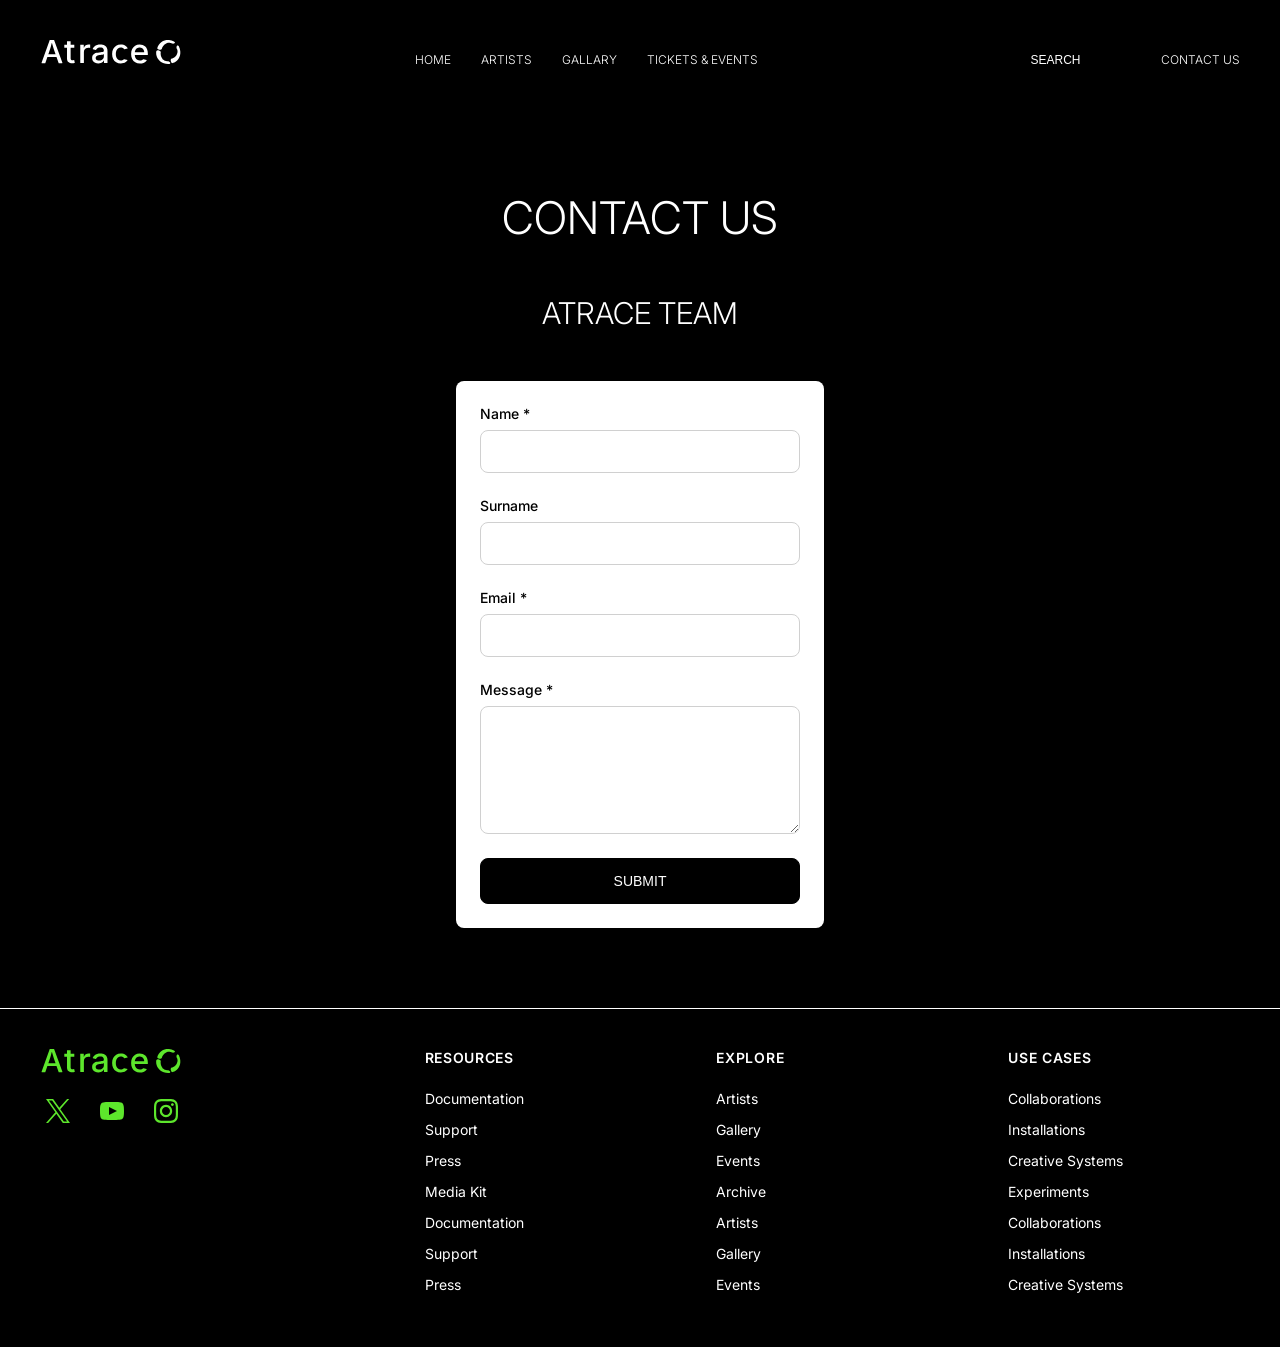
<file: contact.html>
<!DOCTYPE html>
<html lang="en">

<head>
    <meta charset="UTF-8">
    <meta name="viewport" content="width=device-width, initial-scale=1.0">
    <title>Atrace</title>
    <link rel="icon" type="image/svg" sizes="32x32" href="assets/circule.svg">
    <!-- Google Font: Inter -->
    <link href="https://fonts.googleapis.com/css2?family=Inter:wght@300;400;500;600&display=swap" rel="stylesheet">

    <link rel="stylesheet" href="styles.css">
</head>

<body class="dark">


    <header class="header">
        <div class="logo">
            <div class="logo-inner">
                <!-- CHANGE WIDTH AND HEIGHT OF ATRACE DOWN HERE -->
                <svg width="110" height="24" viewBox="0 0 147 33" fill="none" xmlns="http://www.w3.org/2000/svg">
                    <path
                        d="M0.0226463 31.4394L11.1515 0.251324C11.205 0.101091 11.3487 0 11.5078 0H16.9969C17.156 0 17.2983 0.0996871 17.3532 0.248516L28.6919 31.4365C28.7821 31.6823 28.599 31.942 28.3356 31.942H23.8325C23.6719 31.942 23.5282 31.8409 23.4747 31.6893L17.3265 14.1696C16.8391 12.7263 16.3053 11.026 15.725 9.06732C15.1785 7.22521 14.5531 5.0335 13.8474 2.49499C13.7812 2.25489 13.9615 2.0134 14.2122 2.0134C14.4601 2.0134 14.6418 2.25068 14.5784 2.49077C13.8981 5.06017 13.284 7.27716 12.7361 9.14173C12.1558 11.1214 11.643 12.7965 11.1979 14.1696L5.24126 31.6851C5.18915 31.8381 5.04548 31.942 4.88209 31.942H0.379005C0.117018 31.942 -0.0660913 31.6837 0.0226463 31.4379V31.4394ZM6.01455 23.1415V19.8237C6.01455 19.6159 6.18357 19.446 6.39344 19.446H22.3042C22.5127 19.446 22.6831 19.6145 22.6831 19.8237V23.1415C22.6831 23.3493 22.5141 23.5191 22.3042 23.5191H6.39344C6.18498 23.5191 6.01455 23.3507 6.01455 23.1415Z"
                        fill="currentColor" />
                    <path
                        d="M45.0422 6.86156V10.154C45.0422 10.3618 44.8732 10.5317 44.6633 10.5317H31.6738C31.4653 10.5317 31.2949 10.3632 31.2949 10.154V6.86156C31.2949 6.65376 31.4639 6.48387 31.6738 6.48387H44.6633C44.8717 6.48387 45.0422 6.65236 45.0422 6.86156ZM35.3726 1.807H39.6066C39.8151 1.807 39.9855 1.97549 39.9855 2.18469V24.9358C39.9855 25.9467 40.201 26.6881 40.6321 27.1626C41.0631 27.6372 41.7702 27.8745 42.7533 27.8745C43.0111 27.8745 43.3505 27.845 43.7745 27.7846C44.0449 27.7467 44.29 27.7074 44.5098 27.6695C44.7098 27.6344 44.8985 27.7622 44.9422 27.9601L45.6732 31.2456C45.7155 31.4365 45.607 31.6331 45.4183 31.6893C44.9844 31.817 44.5281 31.9139 44.0478 31.9799C43.4421 32.0627 42.8449 32.1035 42.2561 32.1035C39.9574 32.1035 38.1728 31.5124 36.9023 30.3288C35.6318 29.1451 34.9965 27.4842 34.9965 25.343V2.18469C34.9965 1.97689 35.1655 1.807 35.3754 1.807H35.3726Z"
                        fill="currentColor" />
                    <path
                        d="M53.2384 31.386V6.86156C53.2384 6.65376 53.4075 6.48387 53.6173 6.48387H57.6908C57.8993 6.48387 58.0697 6.65236 58.0697 6.86156V10.5542H58.3416C58.8106 9.167 59.6275 8.08168 60.791 7.29822C61.9558 6.51476 63.2785 6.12303 64.7602 6.12303C65.0772 6.12303 65.4406 6.13427 65.849 6.15673C66.1054 6.17077 66.335 6.18902 66.5378 6.21289C66.7294 6.23536 66.8702 6.39682 66.8702 6.58918V10.5388C66.8702 10.7718 66.6632 10.9501 66.4336 10.9108C66.2674 10.8827 66.0645 10.8547 65.8265 10.8266C65.3124 10.7662 64.7912 10.7367 64.2616 10.7367C63.1123 10.7367 62.0756 10.9782 61.1544 11.4598C60.2318 11.9428 59.5135 12.6097 58.9993 13.4606C58.4852 14.3128 58.2275 15.2957 58.2275 16.4119V31.3874C58.2275 31.5952 58.0584 31.7651 57.8486 31.7651H53.6159C53.4075 31.7651 53.237 31.5966 53.237 31.3874L53.2384 31.386Z"
                        fill="currentColor" />
                    <path
                        d="M78.1004 32.3295C76.4975 32.3295 75.0453 32.0319 73.7453 31.4365C72.4438 30.8412 71.4155 29.9707 70.6606 28.825C69.9042 27.6793 69.5267 26.2781 69.5267 24.6199C69.5267 23.1878 69.8028 22.0126 70.3549 21.0929C70.9071 20.1733 71.655 19.4418 72.6015 18.8998C73.5467 18.3579 74.5974 17.9507 75.7552 17.6783C76.9116 17.4073 78.0878 17.2037 79.2822 17.0676C80.7795 16.8864 81.9964 16.739 82.9345 16.6267C83.8726 16.513 84.5642 16.3248 85.0107 16.0609C85.4572 15.7969 85.6798 15.3715 85.6798 14.7832V14.647C85.6798 13.6978 85.4981 12.8989 85.1361 12.2503C84.7727 11.6016 84.2318 11.1004 83.5134 10.7465C82.7951 10.3927 81.8993 10.2144 80.826 10.2144C79.7217 10.2144 78.7737 10.3843 77.9793 10.7227C77.1849 11.0625 76.5426 11.4949 76.051 12.0228C75.6411 12.4623 75.3186 12.9172 75.082 13.389C75.0003 13.5504 74.8228 13.6403 74.6467 13.5939L70.6732 12.5606C70.4521 12.503 70.3267 12.2615 70.4169 12.0509C70.9803 10.7283 71.7508 9.64718 72.7283 8.81037C73.8016 7.89072 75.0341 7.21959 76.4257 6.79838C77.8173 6.37717 79.254 6.16516 80.7358 6.16516C81.764 6.16516 82.8528 6.2859 84.0022 6.5274C85.1516 6.76889 86.2319 7.20555 87.246 7.83878C88.2588 8.472 89.0842 9.36216 89.7194 10.5065C90.3547 11.6522 90.6716 13.1447 90.6716 14.984V31.3846C90.6716 31.5924 90.5026 31.7623 90.2927 31.7623H86.2192C86.0108 31.7623 85.8403 31.5938 85.8403 31.3846V28.3027H85.591C85.2586 28.9514 84.767 29.5846 84.1163 30.2024C83.4655 30.8202 82.6458 31.3298 81.6542 31.7286C80.664 32.1273 79.4808 32.3281 78.1047 32.3281L78.1004 32.3295ZM79.2118 28.3266C80.5724 28.3266 81.7373 28.0626 82.7049 27.5347C83.6726 27.0068 84.4135 26.3062 84.9276 25.4314C85.4417 24.5581 85.6995 23.6301 85.6995 22.65V20.0778C85.6995 19.8068 85.4262 19.6285 85.1741 19.731C85.029 19.7914 84.86 19.8476 84.667 19.9023C84.16 20.0455 83.5825 20.1733 82.9317 20.287C82.281 20.4008 81.6542 20.4948 81.0485 20.5692C80.4428 20.6451 79.9442 20.7054 79.5512 20.7504C78.6132 20.8711 77.7554 21.0747 76.9764 21.3611C76.1975 21.6475 75.5778 22.0547 75.1172 22.5826C74.6552 23.1106 74.4256 23.8112 74.4256 24.6859C74.4256 25.4848 74.6326 26.1559 75.0496 26.6979C75.4651 27.2399 76.0285 27.647 76.7398 27.9194C77.4497 28.1904 78.2737 28.3266 79.2118 28.3266Z"
                        fill="currentColor" />
                    <path
                        d="M112.794 26.8229C112.28 27.2216 111.701 27.5305 111.05 27.7495C110.4 27.9728 109.68 28.0809 108.897 28.0809C107.367 28.0809 106.101 27.6807 105.094 26.8818C104.086 26.0829 103.34 25.0158 102.848 23.682C102.357 22.3468 102.11 20.8725 102.11 19.2607C102.11 17.6306 102.357 16.1465 102.848 14.807C103.34 13.4634 104.086 12.3921 105.094 11.5834C106.101 10.7746 107.366 10.3717 108.897 10.3717C109.666 10.3717 110.373 10.4812 111.015 10.689C111.657 10.9024 112.226 11.2015 112.718 11.5918C113.073 11.8754 113.387 12.1955 113.664 12.5507C113.756 12.6687 113.905 12.7263 114.052 12.6912L118.217 11.6971C118.466 11.6381 118.583 11.3559 118.455 11.1355C118.327 10.915 118.192 10.7044 118.046 10.498C117.404 9.57137 116.621 8.78651 115.687 8.14626C114.758 7.50602 113.719 7.01601 112.573 6.67482C111.421 6.33504 110.187 6.16656 108.875 6.16656C106.485 6.16656 104.403 6.70712 102.636 7.79665C100.864 8.88198 99.489 10.4068 98.5059 12.3724C97.5227 14.3423 97.0354 16.6351 97.0354 19.2593C97.0354 21.8511 97.5227 24.1299 98.5059 26.0871C99.489 28.0486 100.865 29.5692 102.636 30.6545C104.402 31.744 106.484 32.2846 108.875 32.2846C110.205 32.2846 111.453 32.1119 112.614 31.7623C113.78 31.4169 114.827 30.9128 115.756 30.2501C116.69 29.5874 117.477 28.7843 118.128 27.8394C118.21 27.7214 118.287 27.6035 118.361 27.4856L113.593 26.3371C113.463 26.3062 113.329 26.3469 113.233 26.441C113.097 26.5757 112.952 26.7035 112.795 26.8229H112.794Z"
                        fill="currentColor" />
                    <path
                        d="M146.166 18.8746C146.166 16.586 145.852 14.6343 145.224 13.0323C144.596 11.4247 143.748 10.1175 142.673 9.10522C141.599 8.09712 140.387 7.35298 139.043 6.88122C137.695 6.40384 136.297 6.16796 134.845 6.16796C132.485 6.16796 130.432 6.72116 128.674 7.82895C126.92 8.93674 125.564 10.4798 124.603 12.4553C123.643 14.4294 123.164 16.7137 123.164 19.3056C123.164 21.9298 123.651 24.2127 124.626 26.1559C125.605 28.1033 126.998 29.6099 128.81 30.6769C130.627 31.7482 132.781 32.2846 135.277 32.2846C137.09 32.2846 138.715 32.008 140.141 31.459C141.57 30.91 142.769 30.1378 143.725 29.1437C144.082 28.7745 144.4 28.3841 144.68 27.9728C144.83 27.7537 144.714 27.4519 144.456 27.3901L140.105 26.3427L140.055 26.3342C139.982 26.4157 139.908 26.4971 139.827 26.5743C139.27 27.1093 138.619 27.5094 137.863 27.7734C137.107 28.0359 136.26 28.1679 135.322 28.1679C133.901 28.1679 132.653 27.8632 131.578 27.2553C130.504 26.6417 129.67 25.7389 129.074 24.5413C128.579 23.557 128.291 22.3875 128.205 21.0396C128.191 20.8234 128.368 20.6408 128.585 20.6408H145.788C145.996 20.6408 146.166 20.4724 146.166 20.2632V18.8746ZM128.62 16.9314C128.398 16.9314 128.217 16.739 128.243 16.5186C128.347 15.62 128.585 14.7733 128.961 13.9815C129.48 12.8737 130.242 11.9793 131.239 11.3026C132.236 10.6216 133.439 10.2818 134.846 10.2818C136.267 10.2818 137.45 10.6174 138.398 11.2801C139.341 11.9428 140.056 12.8638 140.544 14.0489C140.848 14.7958 141.055 15.6144 141.168 16.5101C141.196 16.7334 141.015 16.9314 140.79 16.9314H128.62Z"
                        fill="currentColor" />
                </svg>
                <!-- CHANGE WIDTH AND HEIGHT OF THE CIRCULE DOWN HERE -->
                <svg width="25" height="24" viewBox="0 0 36 35" fill="none" xmlns="http://www.w3.org/2000/svg">
                    <path
                        d="M22.0996 4.79699C21.9869 4.74224 21.8714 4.69169 21.7601 4.63413C22.7137 5.11571 22.2926 4.86579 22.0531 4.76751C21.8207 4.67203 21.5869 4.58218 21.3489 4.50074C21.1108 4.41931 20.8728 4.34349 20.6305 4.27469C20.5699 4.25784 20.5094 4.24099 20.4488 4.22414C20.1812 4.15254 20.3685 4.20028 21.0094 4.36876C20.8869 4.34208 20.7657 4.3112 20.6418 4.28452C20.1699 4.18202 19.6952 4.11182 19.2163 4.05426C18.8431 4.00933 20.2446 4.1385 19.6051 4.09357C19.4797 4.08514 19.3544 4.07672 19.229 4.0711C18.9783 4.05987 18.7262 4.05566 18.4754 4.05706C18.2444 4.05987 18.0149 4.07391 17.7853 4.08093C18.9755 4.04864 18.0332 4.06549 17.7317 4.10199C17.2317 4.16377 16.7401 4.25644 16.25 4.36736C15.7485 4.47968 16.9768 4.15956 16.4852 4.30558C16.3655 4.34068 16.2443 4.37438 16.1232 4.41088C15.8838 4.4853 15.6457 4.56533 15.4105 4.65238C14.9288 4.83069 14.4597 5.0413 14.0019 5.27297C14.1963 5.17187 14.3921 5.07078 14.5865 4.96969C13.3949 5.59168 12.3117 6.38216 11.3483 7.31585C11.4863 7.18106 11.6243 7.04487 11.7624 6.91008C10.4567 8.2018 9.41576 9.72378 8.70163 11.4143C8.77065 11.2486 8.84107 11.0843 8.91009 10.9186C8.65515 11.5378 8.44669 12.1696 8.2833 12.8197C7.92131 14.2631 5.84232 14.4273 4.64366 14.1844C3.86333 14.0272 3.0027 13.766 2.41112 13.2086C2.00687 12.8281 1.53362 12.2749 1.68574 11.667C2.58157 8.0965 4.80563 4.91353 7.85651 2.83555C10.9863 0.702804 14.9316 -0.249138 18.6994 0.0555395C21.2714 0.263338 23.6997 0.890945 26.0196 2.02682C26.5365 2.27954 27.1858 2.86222 27.3309 3.45192C27.4675 4.00371 27.2041 4.57937 26.7351 4.88966C25.3688 5.79387 23.4771 5.47234 22.0996 4.79699Z"
                        fill="currentColor" />
                    <path
                        d="M30.3607 13.1904C30.4184 13.3013 30.4719 13.415 30.5311 13.5259C30.0268 12.5866 30.286 12.9994 30.3916 13.2367C30.4973 13.474 30.5874 13.6972 30.6762 13.9317C30.7649 14.1662 30.8452 14.4035 30.9198 14.6421C30.9381 14.7025 30.9565 14.7615 30.9748 14.8219C31.0536 15.0858 31.0001 14.9019 30.817 14.2659C30.8466 14.388 30.8804 14.5074 30.91 14.6295C31.0227 15.0971 31.1058 15.5688 31.1734 16.0448C31.2269 16.4155 31.0649 15.0226 31.1255 15.6587C31.1368 15.7836 31.148 15.9086 31.1565 16.0336C31.1734 16.2835 31.1832 16.5334 31.1875 16.7847C31.1903 17.015 31.1804 17.2438 31.1804 17.4741C31.1846 16.2863 31.1903 17.227 31.1607 17.5275C31.11 18.0273 31.0283 18.5187 30.9283 19.0115C30.8269 19.5142 31.1199 18.2814 30.9846 18.7757C30.9522 18.8964 30.9212 19.0171 30.8874 19.1379C30.8184 19.3794 30.7438 19.6181 30.6621 19.854C30.4931 20.3384 30.2944 20.8101 30.0719 21.272C30.1691 21.0755 30.2649 20.8789 30.3621 20.6823C29.7663 21.8842 28.9986 22.9822 28.083 23.9636C28.2154 23.8232 28.3479 23.6828 28.4803 23.541C27.2154 24.872 25.7125 25.9433 24.0335 26.6959C24.1969 26.6229 24.3617 26.5498 24.5251 26.4768C23.9096 26.745 23.28 26.9682 22.6334 27.1452C21.1953 27.5397 21.0784 29.6149 21.3489 30.8041C21.5249 31.5791 21.8066 32.43 22.3799 33.007C22.7715 33.4016 23.3363 33.8593 23.9434 33.6936C27.5027 32.7192 30.6452 30.4278 32.658 27.3417C34.7243 24.1728 35.5891 20.219 35.1961 16.4716C34.9285 13.9135 34.2426 11.5083 33.0509 9.22254C32.7847 8.71287 32.1861 8.07965 31.5917 7.94767C31.0353 7.82411 30.4635 8.09931 30.1635 8.57387C29.2873 9.95545 29.655 11.8327 30.3635 13.1918L30.3607 13.1904Z"
                        fill="currentColor" />
                    <path
                        d="M16.1105 30.8715C15.9851 30.8771 15.8584 30.8771 15.733 30.8827C16.7993 30.8266 16.3147 30.8855 16.0556 30.8799C15.8049 30.8743 15.5541 30.8617 15.3034 30.8406C15.0527 30.8209 14.8034 30.7929 14.5541 30.7592C14.4921 30.7507 14.4301 30.7423 14.3682 30.7325C14.0949 30.6904 14.2851 30.7227 14.94 30.8266C14.8175 30.8013 14.6935 30.7816 14.5696 30.7564C14.0977 30.6595 13.6329 30.5331 13.1723 30.3941C12.8131 30.2846 14.147 30.7297 13.5442 30.5149C13.4258 30.4727 13.3075 30.4292 13.1906 30.3829C12.9568 30.2916 12.7244 30.1947 12.4962 30.0922C12.2864 29.9982 12.0821 29.8915 11.8736 29.7932C12.9498 30.3014 12.0948 29.9069 11.8342 29.7525C11.4018 29.4955 10.9891 29.2119 10.5848 28.9128C10.1721 28.6082 11.1666 29.3958 10.775 29.0645C10.6792 28.983 10.582 28.9044 10.4877 28.823C10.2975 28.6587 10.113 28.4902 9.93268 28.3147C9.56365 27.9567 9.21997 27.5776 8.89601 27.1803C9.03404 27.3516 9.17068 27.5214 9.30871 27.6927C8.47064 26.6453 7.80017 25.4856 7.29732 24.243C7.36916 24.4227 7.441 24.601 7.51142 24.7807C6.83955 23.0734 6.50431 21.2622 6.53389 19.4285C6.53108 19.6083 6.52686 19.7866 6.52404 19.9663C6.54094 19.2966 6.60574 18.6338 6.71983 17.9753C6.97337 16.5095 5.13662 15.5225 3.94219 15.2613C3.16468 15.0914 2.27168 14.9847 1.50403 15.2557C0.980053 15.441 0.323675 15.757 0.216626 16.3747C-0.410171 20.0014 0.33636 23.8091 2.28577 26.9374C4.28589 30.1484 7.51001 32.6069 11.0806 33.8438C13.5174 34.6891 15.9936 35.092 18.5754 34.9867C19.1515 34.9629 19.9812 34.6919 20.353 34.2103C20.7009 33.7596 20.6939 33.1278 20.3896 32.6546C19.5065 31.2773 17.6458 30.8111 16.1105 30.8743V30.8715Z"
                        fill="currentColor" />
                </svg>

            </div>


        </div>

        <nav class="nav">
            <a href="index.html">HOME</a>
            <a href="Artists.html">ARTISTS</a>
            <a href="gallary.html">GALLARY</a>
            <a href="events.html">TICKETS & EVENTS</a>
        </nav>

        <div class="actions">
            <form class="search-container">
                <div class="search-box">
                    <input type="text" placeholder="SEARCH" id="searchInput">

                    <button class="search-icon" type="submit">
                        <!-- SVG -->
                        <svg viewBox="0 0 36 35" xmlns="http://www.w3.org/2000/svg">
                            <path
                                d="M22.0996 4.79699C21.9869 4.74224 21.8714 4.69169 21.7601 4.63413C22.7137 5.11571 22.2926 4.86579 22.0531 4.76751C21.8207 4.67203 21.5869 4.58218 21.3489 4.50074C21.1108 4.41931 20.8728 4.34349 20.6305 4.27469C20.5699 4.25784 20.5094 4.24099 20.4488 4.22414C20.1812 4.15254 20.3685 4.20028 21.0094 4.36876C20.8869 4.34208 20.7657 4.3112 20.6418 4.28452C20.1699 4.18202 19.6952 4.11182 19.2163 4.05426C18.8431 4.00933 20.2446 4.1385 19.6051 4.09357C19.4797 4.08514 19.3544 4.07672 19.229 4.0711C18.9783 4.05987 18.7262 4.05566 18.4755 4.05706C18.2445 4.05987 18.0149 4.07391 17.7853 4.08093C18.9755 4.04864 18.0332 4.06549 17.7317 4.10199C17.2317 4.16377 16.7401 4.25644 16.25 4.36736C15.7485 4.47968 16.9768 4.15956 16.4852 4.30558C16.3655 4.34068 16.2443 4.37438 16.1232 4.41088C15.8838 4.4853 15.6457 4.56533 15.4105 4.65238C14.9288 4.83069 14.4597 5.0413 14.002 5.27297C14.1963 5.17187 14.3921 5.07078 14.5865 4.96969C13.3949 5.59168 12.3117 6.38216 11.3483 7.31585C11.4863 7.18106 11.6243 7.04487 11.7624 6.91008C10.4567 8.2018 9.41577 9.72378 8.70164 11.4143C8.77066 11.2486 8.84108 11.0843 8.9101 10.9186C8.65516 11.5378 8.4467 12.1696 8.28331 12.8197C7.92132 14.2631 5.84233 14.4273 4.64367 14.1844C3.86334 14.0272 3.00271 13.766 2.41113 13.2086C2.00688 12.8281 1.53363 12.2749 1.68575 11.667C2.58158 8.0965 4.80564 4.91353 7.85652 2.83555C10.9863 0.702804 14.9316 -0.249138 18.6994 0.0555395C21.2714 0.263338 23.6997 0.890945 26.0196 2.02682C26.5365 2.27954 27.1858 2.86222 27.3309 3.45192C27.4675 4.00371 27.2041 4.57937 26.7351 4.88966C25.3688 5.79387 23.4772 5.47234 22.0996 4.79699Z"
                                fill="currentColor" />
                            <path
                                d="M30.3607 13.1904C30.4184 13.3013 30.4719 13.415 30.5311 13.5259C30.0268 12.5866 30.286 12.9994 30.3916 13.2367C30.4973 13.474 30.5874 13.6972 30.6762 13.9317C30.7649 14.1662 30.8452 14.4035 30.9198 14.6421C30.9381 14.7025 30.9565 14.7615 30.9748 14.8219C31.0537 15.0858 31.0001 14.9019 30.817 14.2659C30.8466 14.388 30.8804 14.5074 30.91 14.6295C31.0227 15.0971 31.1058 15.5688 31.1734 16.0448C31.2269 16.4155 31.0649 15.0226 31.1255 15.6587C31.1368 15.7836 31.148 15.9086 31.1565 16.0336C31.1734 16.2835 31.1832 16.5334 31.1875 16.7847C31.1903 17.015 31.1804 17.2438 31.1804 17.4741C31.1846 16.2863 31.1903 17.227 31.1607 17.5275C31.11 18.0273 31.0283 18.5187 30.9283 19.0115C30.8269 19.5142 31.1199 18.2814 30.9846 18.7757C30.9522 18.8964 30.9212 19.0171 30.8874 19.1379C30.8184 19.3794 30.7438 19.6181 30.6621 19.854C30.4931 20.3384 30.2944 20.8101 30.0719 21.272C30.1691 21.0755 30.2649 20.8789 30.3621 20.6823C29.7663 21.8842 28.9986 22.9822 28.0831 23.9636C28.2155 23.8232 28.3479 23.6828 28.4803 23.541C27.2154 24.872 25.7125 25.9433 24.0335 26.6959C24.1969 26.6229 24.3617 26.5498 24.5251 26.4768C23.9096 26.745 23.28 26.9682 22.6334 27.1452C21.1953 27.5397 21.0784 29.6149 21.3489 30.8041C21.5249 31.5791 21.8066 32.43 22.3799 33.007C22.7715 33.4016 23.3363 33.8593 23.9434 33.6936C27.5027 32.7192 30.6452 30.4278 32.658 27.3417C34.7243 24.1728 35.5891 20.219 35.1961 16.4716C34.9285 13.9135 34.2426 11.5083 33.0509 9.22254C32.7847 8.71287 32.1861 8.07965 31.5917 7.94767C31.0353 7.82411 30.4635 8.09931 30.1635 8.57387C29.2873 9.95545 29.655 11.8327 30.3635 13.1918L30.3607 13.1904Z"
                                fill="currentColor" />
                            <path
                                d="M16.1105 30.8715C15.9851 30.8771 15.8584 30.8771 15.733 30.8827C16.7993 30.8266 16.3147 30.8855 16.0556 30.8799C15.8049 30.8743 15.5541 30.8617 15.3034 30.8406C15.0527 30.8209 14.8034 30.7929 14.5541 30.7592C14.4921 30.7507 14.4301 30.7423 14.3682 30.7325C14.0949 30.6904 14.2851 30.7227 14.94 30.8266C14.8175 30.8013 14.6935 30.7816 14.5696 30.7564C14.0977 30.6595 13.6329 30.5331 13.1723 30.3941C12.8131 30.2846 14.147 30.7297 13.5442 30.5149C13.4258 30.4727 13.3075 30.4292 13.1906 30.3829C12.9568 30.2916 12.7244 30.1947 12.4962 30.0922C12.2864 29.9982 12.0821 29.8915 11.8736 29.7932C12.9498 30.3014 12.0948 29.9069 11.8342 29.7525C11.4018 29.4955 10.9891 29.2119 10.5848 28.9128C10.1721 28.6082 11.1666 29.3958 10.775 29.0645C10.6792 28.983 10.582 28.9044 10.4877 28.823C10.2975 28.6587 10.113 28.4902 9.93268 28.3147C9.56365 27.9567 9.21997 27.5776 8.89601 27.1803C9.03404 27.3516 9.17068 27.5214 9.30871 27.6927C8.47064 26.6453 7.80017 25.4856 7.29732 24.243C7.36916 24.4227 7.441 24.601 7.51142 24.7807C6.83955 23.0734 6.50431 21.2622 6.53389 19.4285C6.53108 19.6083 6.52686 19.7866 6.52404 19.9663C6.54094 19.2966 6.60574 18.6338 6.71983 17.9753C6.97337 16.5095 5.13662 15.5225 3.94219 15.2613C3.16468 15.0914 2.27168 14.9847 1.50403 15.2557C0.980053 15.4411 0.323675 15.757 0.216626 16.3747C-0.410171 20.0014 0.33636 23.8091 2.28577 26.9374C4.28589 30.1484 7.51001 32.6069 11.0806 33.8438C13.5174 34.6891 15.9936 35.092 18.5754 34.9867C19.1515 34.9629 19.9812 34.6919 20.353 34.2103C20.7009 33.7596 20.6939 33.1278 20.3896 32.6546C19.5065 31.2773 17.6458 30.8111 16.1105 30.8743V30.8715Z"
                                fill="currentColor" />
                        </svg>
                    </button>
                </div>

                <span class="underline"></span>
            </form>
            <div class="auth">
                <a href="contact.html">CONTACT US</a>

            </div>
            <button class="burger-menu" id="burgerBtn" aria-label="Open Menu">
                <svg width="24" height="24" viewBox="0 0 20 20" fill="none" stroke="currentColor" stroke-width="2"
                    stroke-linecap="round" stroke-linejoin="round">
                    <line x1="3" y1="12" x2="21" y2="12"></line>
                    <line x1="3" y1="6" x2="21" y2="6"></line>
                    <line x1="3" y1="18" x2="21" y2="18"></line>
                </svg>
            </button>
        </div>


    </header>

    <aside class="mobile-sidebar" id="mobileSidebar">
        <div class="sidebar-header">
            <div class="logo">
                <div class="logo-inner">
                    <!-- CHANGE WIDTH AND HEIGHT OF ATRACE DOWN HERE -->
                    <svg width="110" height="24" viewBox="0 0 147 33" fill="none" xmlns="http://www.w3.org/2000/svg">
                        <path
                            d="M0.0226463 31.4394L11.1515 0.251324C11.205 0.101091 11.3487 0 11.5078 0H16.9969C17.156 0 17.2983 0.0996871 17.3532 0.248516L28.6919 31.4365C28.7821 31.6823 28.599 31.942 28.3356 31.942H23.8325C23.6719 31.942 23.5282 31.8409 23.4747 31.6893L17.3265 14.1696C16.8391 12.7263 16.3053 11.026 15.725 9.06732C15.1785 7.22521 14.5531 5.0335 13.8474 2.49499C13.7812 2.25489 13.9615 2.0134 14.2122 2.0134C14.4601 2.0134 14.6418 2.25068 14.5784 2.49077C13.8981 5.06017 13.284 7.27716 12.7361 9.14173C12.1558 11.1214 11.643 12.7965 11.1979 14.1696L5.24126 31.6851C5.18915 31.8381 5.04548 31.942 4.88209 31.942H0.379005C0.117018 31.942 -0.0660913 31.6837 0.0226463 31.4379V31.4394ZM6.01455 23.1415V19.8237C6.01455 19.6159 6.18357 19.446 6.39344 19.446H22.3042C22.5127 19.446 22.6831 19.6145 22.6831 19.8237V23.1415C22.6831 23.3493 22.5141 23.5191 22.3042 23.5191H6.39344C6.18498 23.5191 6.01455 23.3507 6.01455 23.1415Z"
                            fill="currentColor" />
                        <path
                            d="M45.0422 6.86156V10.154C45.0422 10.3618 44.8732 10.5317 44.6633 10.5317H31.6738C31.4653 10.5317 31.2949 10.3632 31.2949 10.154V6.86156C31.2949 6.65376 31.4639 6.48387 31.6738 6.48387H44.6633C44.8717 6.48387 45.0422 6.65236 45.0422 6.86156ZM35.3726 1.807H39.6066C39.8151 1.807 39.9855 1.97549 39.9855 2.18469V24.9358C39.9855 25.9467 40.201 26.6881 40.6321 27.1626C41.0631 27.6372 41.7702 27.8745 42.7533 27.8745C43.0111 27.8745 43.3505 27.845 43.7745 27.7846C44.0449 27.7467 44.29 27.7074 44.5098 27.6695C44.7098 27.6344 44.8985 27.7622 44.9422 27.9601L45.6732 31.2456C45.7155 31.4365 45.607 31.6331 45.4183 31.6893C44.9844 31.817 44.5281 31.9139 44.0478 31.9799C43.4421 32.0627 42.8449 32.1035 42.2561 32.1035C39.9574 32.1035 38.1728 31.5124 36.9023 30.3288C35.6318 29.1451 34.9965 27.4842 34.9965 25.343V2.18469C34.9965 1.97689 35.1655 1.807 35.3754 1.807H35.3726Z"
                            fill="currentColor" />
                        <path
                            d="M53.2384 31.386V6.86156C53.2384 6.65376 53.4075 6.48387 53.6173 6.48387H57.6908C57.8993 6.48387 58.0697 6.65236 58.0697 6.86156V10.5542H58.3416C58.8106 9.167 59.6275 8.08168 60.791 7.29822C61.9558 6.51476 63.2785 6.12303 64.7602 6.12303C65.0772 6.12303 65.4406 6.13427 65.849 6.15673C66.1054 6.17077 66.335 6.18902 66.5378 6.21289C66.7294 6.23536 66.8702 6.39682 66.8702 6.58918V10.5388C66.8702 10.7718 66.6632 10.9501 66.4336 10.9108C66.2674 10.8827 66.0645 10.8547 65.8265 10.8266C65.3124 10.7662 64.7912 10.7367 64.2616 10.7367C63.1123 10.7367 62.0756 10.9782 61.1544 11.4598C60.2318 11.9428 59.5135 12.6097 58.9993 13.4606C58.4852 14.3128 58.2275 15.2957 58.2275 16.4119V31.3874C58.2275 31.5952 58.0584 31.7651 57.8486 31.7651H53.6159C53.4075 31.7651 53.237 31.5966 53.237 31.3874L53.2384 31.386Z"
                            fill="currentColor" />
                        <path
                            d="M78.1004 32.3295C76.4975 32.3295 75.0453 32.0319 73.7453 31.4365C72.4438 30.8412 71.4155 29.9707 70.6606 28.825C69.9042 27.6793 69.5267 26.2781 69.5267 24.6199C69.5267 23.1878 69.8028 22.0126 70.3549 21.0929C70.9071 20.1733 71.655 19.4418 72.6015 18.8998C73.5467 18.3579 74.5974 17.9507 75.7552 17.6783C76.9116 17.4073 78.0878 17.2037 79.2822 17.0676C80.7795 16.8864 81.9964 16.739 82.9345 16.6267C83.8726 16.513 84.5642 16.3248 85.0107 16.0609C85.4572 15.7969 85.6798 15.3715 85.6798 14.7832V14.647C85.6798 13.6978 85.4981 12.8989 85.1361 12.2503C84.7727 11.6016 84.2318 11.1004 83.5134 10.7465C82.7951 10.3927 81.8993 10.2144 80.826 10.2144C79.7217 10.2144 78.7737 10.3843 77.9793 10.7227C77.1849 11.0625 76.5426 11.4949 76.051 12.0228C75.6411 12.4623 75.3186 12.9172 75.082 13.389C75.0003 13.5504 74.8228 13.6403 74.6467 13.5939L70.6732 12.5606C70.4521 12.503 70.3267 12.2615 70.4169 12.0509C70.9803 10.7283 71.7508 9.64718 72.7283 8.81037C73.8016 7.89072 75.0341 7.21959 76.4257 6.79838C77.8173 6.37717 79.254 6.16516 80.7358 6.16516C81.764 6.16516 82.8528 6.2859 84.0022 6.5274C85.1516 6.76889 86.2319 7.20555 87.246 7.83878C88.2588 8.472 89.0842 9.36216 89.7194 10.5065C90.3547 11.6522 90.6716 13.1447 90.6716 14.984V31.3846C90.6716 31.5924 90.5026 31.7623 90.2927 31.7623H86.2192C86.0108 31.7623 85.8403 31.5938 85.8403 31.3846V28.3027H85.591C85.2586 28.9514 84.767 29.5846 84.1163 30.2024C83.4655 30.8202 82.6458 31.3298 81.6542 31.7286C80.664 32.1273 79.4808 32.3281 78.1047 32.3281L78.1004 32.3295ZM79.2118 28.3266C80.5724 28.3266 81.7373 28.0626 82.7049 27.5347C83.6726 27.0068 84.4135 26.3062 84.9276 25.4314C85.4417 24.5581 85.6995 23.6301 85.6995 22.65V20.0778C85.6995 19.8068 85.4262 19.6285 85.1741 19.731C85.029 19.7914 84.86 19.8476 84.667 19.9023C84.16 20.0455 83.5825 20.1733 82.9317 20.287C82.281 20.4008 81.6542 20.4948 81.0485 20.5692C80.4428 20.6451 79.9442 20.7054 79.5512 20.7504C78.6132 20.8711 77.7554 21.0747 76.9764 21.3611C76.1975 21.6475 75.5778 22.0547 75.1172 22.5826C74.6552 23.1106 74.4256 23.8112 74.4256 24.6859C74.4256 25.4848 74.6326 26.1559 75.0496 26.6979C75.4651 27.2399 76.0285 27.647 76.7398 27.9194C77.4497 28.1904 78.2737 28.3266 79.2118 28.3266Z"
                            fill="currentColor" />
                        <path
                            d="M112.794 26.8229C112.28 27.2216 111.701 27.5305 111.05 27.7495C110.4 27.9728 109.68 28.0809 108.897 28.0809C107.367 28.0809 106.101 27.6807 105.094 26.8818C104.086 26.0829 103.34 25.0158 102.848 23.682C102.357 22.3468 102.11 20.8725 102.11 19.2607C102.11 17.6306 102.357 16.1465 102.848 14.807C103.34 13.4634 104.086 12.3921 105.094 11.5834C106.101 10.7746 107.366 10.3717 108.897 10.3717C109.666 10.3717 110.373 10.4812 111.015 10.689C111.657 10.9024 112.226 11.2015 112.718 11.5918C113.073 11.8754 113.387 12.1955 113.664 12.5507C113.756 12.6687 113.905 12.7263 114.052 12.6912L118.217 11.6971C118.466 11.6381 118.583 11.3559 118.455 11.1355C118.327 10.915 118.192 10.7044 118.046 10.498C117.404 9.57137 116.621 8.78651 115.687 8.14626C114.758 7.50602 113.719 7.01601 112.573 6.67482C111.421 6.33504 110.187 6.16656 108.875 6.16656C106.485 6.16656 104.403 6.70712 102.636 7.79665C100.864 8.88198 99.489 10.4068 98.5059 12.3724C97.5227 14.3423 97.0354 16.6351 97.0354 19.2593C97.0354 21.8511 97.5227 24.1299 98.5059 26.0871C99.489 28.0486 100.865 29.5692 102.636 30.6545C104.402 31.744 106.484 32.2846 108.875 32.2846C110.205 32.2846 111.453 32.1119 112.614 31.7623C113.78 31.4169 114.827 30.9128 115.756 30.2501C116.69 29.5874 117.477 28.7843 118.128 27.8394C118.21 27.7214 118.287 27.6035 118.361 27.4856L113.593 26.3371C113.463 26.3062 113.329 26.3469 113.233 26.441C113.097 26.5757 112.952 26.7035 112.795 26.8229H112.794Z"
                            fill="currentColor" />
                        <path
                            d="M146.166 18.8746C146.166 16.586 145.852 14.6343 145.224 13.0323C144.596 11.4247 143.748 10.1175 142.673 9.10522C141.599 8.09712 140.387 7.35298 139.043 6.88122C137.695 6.40384 136.297 6.16796 134.845 6.16796C132.485 6.16796 130.432 6.72116 128.674 7.82895C126.92 8.93674 125.564 10.4798 124.603 12.4553C123.643 14.4294 123.164 16.7137 123.164 19.3056C123.164 21.9298 123.651 24.2127 124.626 26.1559C125.605 28.1033 126.998 29.6099 128.81 30.6769C130.627 31.7482 132.781 32.2846 135.277 32.2846C137.09 32.2846 138.715 32.008 140.141 31.459C141.57 30.91 142.769 30.1378 143.725 29.1437C144.082 28.7745 144.4 28.3841 144.68 27.9728C144.83 27.7537 144.714 27.4519 144.456 27.3901L140.105 26.3427L140.055 26.3342C139.982 26.4157 139.908 26.4971 139.827 26.5743C139.27 27.1093 138.619 27.5094 137.863 27.7734C137.107 28.0359 136.26 28.1679 135.322 28.1679C133.901 28.1679 132.653 27.8632 131.578 27.2553C130.504 26.6417 129.67 25.7389 129.074 24.5413C128.579 23.557 128.291 22.3875 128.205 21.0396C128.191 20.8234 128.368 20.6408 128.585 20.6408H145.788C145.996 20.6408 146.166 20.4724 146.166 20.2632V18.8746ZM128.62 16.9314C128.398 16.9314 128.217 16.739 128.243 16.5186C128.347 15.62 128.585 14.7733 128.961 13.9815C129.48 12.8737 130.242 11.9793 131.239 11.3026C132.236 10.6216 133.439 10.2818 134.846 10.2818C136.267 10.2818 137.45 10.6174 138.398 11.2801C139.341 11.9428 140.056 12.8638 140.544 14.0489C140.848 14.7958 141.055 15.6144 141.168 16.5101C141.196 16.7334 141.015 16.9314 140.79 16.9314H128.62Z"
                            fill="currentColor" />
                    </svg>
                    <!-- CHANGE WIDTH AND HEIGHT OF THE CIRCULE DOWN HERE -->
                    <svg width="25" height="24" viewBox="0 0 36 35" fill="none" xmlns="http://www.w3.org/2000/svg">
                        <path
                            d="M22.0996 4.79699C21.9869 4.74224 21.8714 4.69169 21.7601 4.63413C22.7137 5.11571 22.2926 4.86579 22.0531 4.76751C21.8207 4.67203 21.5869 4.58218 21.3489 4.50074C21.1108 4.41931 20.8728 4.34349 20.6305 4.27469C20.5699 4.25784 20.5094 4.24099 20.4488 4.22414C20.1812 4.15254 20.3685 4.20028 21.0094 4.36876C20.8869 4.34208 20.7657 4.3112 20.6418 4.28452C20.1699 4.18202 19.6952 4.11182 19.2163 4.05426C18.8431 4.00933 20.2446 4.1385 19.6051 4.09357C19.4797 4.08514 19.3544 4.07672 19.229 4.0711C18.9783 4.05987 18.7262 4.05566 18.4754 4.05706C18.2444 4.05987 18.0149 4.07391 17.7853 4.08093C18.9755 4.04864 18.0332 4.06549 17.7317 4.10199C17.2317 4.16377 16.7401 4.25644 16.25 4.36736C15.7485 4.47968 16.9768 4.15956 16.4852 4.30558C16.3655 4.34068 16.2443 4.37438 16.1232 4.41088C15.8838 4.4853 15.6457 4.56533 15.4105 4.65238C14.9288 4.83069 14.4597 5.0413 14.0019 5.27297C14.1963 5.17187 14.3921 5.07078 14.5865 4.96969C13.3949 5.59168 12.3117 6.38216 11.3483 7.31585C11.4863 7.18106 11.6243 7.04487 11.7624 6.91008C10.4567 8.2018 9.41576 9.72378 8.70163 11.4143C8.77065 11.2486 8.84107 11.0843 8.91009 10.9186C8.65515 11.5378 8.44669 12.1696 8.2833 12.8197C7.92131 14.2631 5.84232 14.4273 4.64366 14.1844C3.86333 14.0272 3.0027 13.766 2.41112 13.2086C2.00687 12.8281 1.53362 12.2749 1.68574 11.667C2.58157 8.0965 4.80563 4.91353 7.85651 2.83555C10.9863 0.702804 14.9316 -0.249138 18.6994 0.0555395C21.2714 0.263338 23.6997 0.890945 26.0196 2.02682C26.5365 2.27954 27.1858 2.86222 27.3309 3.45192C27.4675 4.00371 27.2041 4.57937 26.7351 4.88966C25.3688 5.79387 23.4771 5.47234 22.0996 4.79699Z"
                            fill="currentColor" />
                        <path
                            d="M30.3607 13.1904C30.4184 13.3013 30.4719 13.415 30.5311 13.5259C30.0268 12.5866 30.286 12.9994 30.3916 13.2367C30.4973 13.474 30.5874 13.6972 30.6762 13.9317C30.7649 14.1662 30.8452 14.4035 30.9198 14.6421C30.9381 14.7025 30.9565 14.7615 30.9748 14.8219C31.0536 15.0858 31.0001 14.9019 30.817 14.2659C30.8466 14.388 30.8804 14.5074 30.91 14.6295C31.0227 15.0971 31.1058 15.5688 31.1734 16.0448C31.2269 16.4155 31.0649 15.0226 31.1255 15.6587C31.1368 15.7836 31.148 15.9086 31.1565 16.0336C31.1734 16.2835 31.1832 16.5334 31.1875 16.7847C31.1903 17.015 31.1804 17.2438 31.1804 17.4741C31.1846 16.2863 31.1903 17.227 31.1607 17.5275C31.11 18.0273 31.0283 18.5187 30.9283 19.0115C30.8269 19.5142 31.1199 18.2814 30.9846 18.7757C30.9522 18.8964 30.9212 19.0171 30.8874 19.1379C30.8184 19.3794 30.7438 19.6181 30.6621 19.854C30.4931 20.3384 30.2944 20.8101 30.0719 21.272C30.1691 21.0755 30.2649 20.8789 30.3621 20.6823C29.7663 21.8842 28.9986 22.9822 28.083 23.9636C28.2154 23.8232 28.3479 23.6828 28.4803 23.541C27.2154 24.872 25.7125 25.9433 24.0335 26.6959C24.1969 26.6229 24.3617 26.5498 24.5251 26.4768C23.9096 26.745 23.28 26.9682 22.6334 27.1452C21.1953 27.5397 21.0784 29.6149 21.3489 30.8041C21.5249 31.5791 21.8066 32.43 22.3799 33.007C22.7715 33.4016 23.3363 33.8593 23.9434 33.6936C27.5027 32.7192 30.6452 30.4278 32.658 27.3417C34.7243 24.1728 35.5891 20.219 35.1961 16.4716C34.9285 13.9135 34.2426 11.5083 33.0509 9.22254C32.7847 8.71287 32.1861 8.07965 31.5917 7.94767C31.0353 7.82411 30.4635 8.09931 30.1635 8.57387C29.2873 9.95545 29.655 11.8327 30.3635 13.1918L30.3607 13.1904Z"
                            fill="currentColor" />
                        <path
                            d="M16.1105 30.8715C15.9851 30.8771 15.8584 30.8771 15.733 30.8827C16.7993 30.8266 16.3147 30.8855 16.0556 30.8799C15.8049 30.8743 15.5541 30.8617 15.3034 30.8406C15.0527 30.8209 14.8034 30.7929 14.5541 30.7592C14.4921 30.7507 14.4301 30.7423 14.3682 30.7325C14.0949 30.6904 14.2851 30.7227 14.94 30.8266C14.8175 30.8013 14.6935 30.7816 14.5696 30.7564C14.0977 30.6595 13.6329 30.5331 13.1723 30.3941C12.8131 30.2846 14.147 30.7297 13.5442 30.5149C13.4258 30.4727 13.3075 30.4292 13.1906 30.3829C12.9568 30.2916 12.7244 30.1947 12.4962 30.0922C12.2864 29.9982 12.0821 29.8915 11.8736 29.7932C12.9498 30.3014 12.0948 29.9069 11.8342 29.7525C11.4018 29.4955 10.9891 29.2119 10.5848 28.9128C10.1721 28.6082 11.1666 29.3958 10.775 29.0645C10.6792 28.983 10.582 28.9044 10.4877 28.823C10.2975 28.6587 10.113 28.4902 9.93268 28.3147C9.56365 27.9567 9.21997 27.5776 8.89601 27.1803C9.03404 27.3516 9.17068 27.5214 9.30871 27.6927C8.47064 26.6453 7.80017 25.4856 7.29732 24.243C7.36916 24.4227 7.441 24.601 7.51142 24.7807C6.83955 23.0734 6.50431 21.2622 6.53389 19.4285C6.53108 19.6083 6.52686 19.7866 6.52404 19.9663C6.54094 19.2966 6.60574 18.6338 6.71983 17.9753C6.97337 16.5095 5.13662 15.5225 3.94219 15.2613C3.16468 15.0914 2.27168 14.9847 1.50403 15.2557C0.980053 15.441 0.323675 15.757 0.216626 16.3747C-0.410171 20.0014 0.33636 23.8091 2.28577 26.9374C4.28589 30.1484 7.51001 32.6069 11.0806 33.8438C13.5174 34.6891 15.9936 35.092 18.5754 34.9867C19.1515 34.9629 19.9812 34.6919 20.353 34.2103C20.7009 33.7596 20.6939 33.1278 20.3896 32.6546C19.5065 31.2773 17.6458 30.8111 16.1105 30.8743V30.8715Z"
                            fill="currentColor" />
                    </svg>

                </div>


            </div>
            <button class="close-menu" id="closeBtn" aria-label="Close Menu">&times;</button>
        </div>

        <nav class="sidebar-nav">
            <a href="index.html">HOME</a>
            <a href="Artists.html">ARTISTS</a>
            <a href="gallary.html">GALLARY</a>
            <a href="events.html">TICKETS & EVENTS</a>
            <a href="contact.html">CONTACT US</a>
        </nav>

        <div class="footer-column brand-column">


            <div class="socials">

                <a href="#" aria-label="X">
                    <svg width="24" height="24" viewBox="0 0 24 24" fill="none" xmlns="http://www.w3.org/2000/svg">
                        <path
                            d="M14.2737 10.1635L23.2023 0H21.0872L13.3313 8.82305L7.14125 0H0L9.3626 13.3433L0 24H2.11504L10.3002 14.6806L16.8388 24H23.98M2.8784 1.5619H6.12769L21.0856 22.5148H17.8355"
                            fill="#5DE62C" />
                    </svg>

                </a>

                <a href="#" aria-label="YouTube">
                    <svg width="24" height="18" viewBox="0 0 24 18" fill="none" xmlns="http://www.w3.org/2000/svg">
                        <path
                            d="M19.615 0.184125C16.011 -0.0618748 7.984 -0.0608748 4.385 0.184125C0.488 0.450125 0.029 2.80412 0 9.00012C0.029 15.1851 0.484 17.5491 4.385 17.8161C7.985 18.0611 16.011 18.0621 19.615 17.8161C23.512 17.5501 23.971 15.1961 24 9.00012C23.971 2.81512 23.516 0.451125 19.615 0.184125ZM9 13.0001V5.00013L17 8.99312L9 13.0001Z"
                            fill="#5DE62C" />
                    </svg>

                </a>

                <a href="#" aria-label="Instagram">
                    <svg width="24" height="24" viewBox="0 0 24 24" fill="none" xmlns="http://www.w3.org/2000/svg">
                        <path
                            d="M12 2.163C15.204 2.163 15.584 2.175 16.85 2.233C20.102 2.381 21.621 3.924 21.769 7.152C21.827 8.417 21.838 8.797 21.838 12.001C21.838 15.206 21.826 15.585 21.769 16.85C21.62 20.075 20.105 21.621 16.85 21.769C15.584 21.827 15.206 21.839 12 21.839C8.796 21.839 8.416 21.827 7.151 21.769C3.891 21.62 2.38 20.07 2.232 16.849C2.174 15.584 2.162 15.205 2.162 12C2.162 8.796 2.175 8.417 2.232 7.151C2.381 3.924 3.896 2.38 7.151 2.232C8.417 2.175 8.796 2.163 12 2.163ZM12 0C8.741 0 8.333 0.014 7.053 0.072C2.695 0.272 0.273 2.69 0.073 7.052C0.014 8.333 0 8.741 0 12C0 15.259 0.014 15.668 0.072 16.948C0.272 21.306 2.69 23.728 7.052 23.928C8.333 23.986 8.741 24 12 24C15.259 24 15.668 23.986 16.948 23.928C21.302 23.728 23.73 21.31 23.927 16.948C23.986 15.668 24 15.259 24 12C24 8.741 23.986 8.333 23.928 7.053C23.732 2.699 21.311 0.273 16.949 0.073C15.668 0.014 15.259 0 12 0ZM12 5.838C8.597 5.838 5.838 8.597 5.838 12C5.838 15.403 8.597 18.163 12 18.163C15.403 18.163 18.162 15.404 18.162 12C18.162 8.597 15.403 5.838 12 5.838ZM12 16C9.791 16 8 14.21 8 12C8 9.791 9.791 8 12 8C14.209 8 16 9.791 16 12C16 14.21 14.209 16 12 16ZM18.406 4.155C17.61 4.155 16.965 4.8 16.965 5.595C16.965 6.39 17.61 7.035 18.406 7.035C19.201 7.035 19.845 6.39 19.845 5.595C19.845 4.8 19.201 4.155 18.406 4.155Z"
                            fill="#5DE62C" />
                    </svg>

                </a>

            </div>

        </div>
    </aside>


    <section class="contact-section">

        <h1 class="contact-title">CONTACT US</h1>

        <h2 class="contact-subtitle">ATRACE TEAM</h2>

        <form class="contact-card">

            <div class="form-group">
                <label for="name">Name *</label>
                <input type="text" id="name" name="name" required>
            </div>

            <div class="form-group">
                <label for="surname">Surname</label>
                <input type="text" id="surname" name="surname">
            </div>

            <div class="form-group">
                <label for="email">Email *</label>
                <input type="email" id="email" name="email" required>
            </div>

            <div class="form-group">
                <label for="message">Message *</label>
                <textarea id="message" name="message" rows="6" required></textarea>
            </div>

            <button type="submit" class="submit-btn">
                SUBMIT
            </button>

        </form>

    </section>
    <footer class="footer">

        <div class="footer-grid">

            <!-- COLUMN 1 -->
            <div class="footer-column brand-column">

                <div class="footer-logo">
                    <div class="logo">
                        <div class="logo-inner">
                            <!-- CHANGE WIDTH AND HEIGHT OF ATRACE DOWN HERE -->
                            <svg width="110" height="24" viewBox="0 0 147 33" fill="none"
                                xmlns="http://www.w3.org/2000/svg">
                                <path
                                    d="M0.0226463 31.4394L11.1515 0.251324C11.205 0.101091 11.3487 0 11.5078 0H16.9969C17.156 0 17.2983 0.0996871 17.3532 0.248516L28.6919 31.4365C28.7821 31.6823 28.599 31.942 28.3356 31.942H23.8325C23.6719 31.942 23.5282 31.8409 23.4747 31.6893L17.3265 14.1696C16.8391 12.7263 16.3053 11.026 15.725 9.06732C15.1785 7.22521 14.5531 5.0335 13.8474 2.49499C13.7812 2.25489 13.9615 2.0134 14.2122 2.0134C14.4601 2.0134 14.6418 2.25068 14.5784 2.49077C13.8981 5.06017 13.284 7.27716 12.7361 9.14173C12.1558 11.1214 11.643 12.7965 11.1979 14.1696L5.24126 31.6851C5.18915 31.8381 5.04548 31.942 4.88209 31.942H0.379005C0.117018 31.942 -0.0660913 31.6837 0.0226463 31.4379V31.4394ZM6.01455 23.1415V19.8237C6.01455 19.6159 6.18357 19.446 6.39344 19.446H22.3042C22.5127 19.446 22.6831 19.6145 22.6831 19.8237V23.1415C22.6831 23.3493 22.5141 23.5191 22.3042 23.5191H6.39344C6.18498 23.5191 6.01455 23.3507 6.01455 23.1415Z"
                                    fill="#5DE62C" />
                                <path
                                    d="M45.0422 6.86156V10.154C45.0422 10.3618 44.8732 10.5317 44.6633 10.5317H31.6738C31.4653 10.5317 31.2949 10.3632 31.2949 10.154V6.86156C31.2949 6.65376 31.4639 6.48387 31.6738 6.48387H44.6633C44.8717 6.48387 45.0422 6.65236 45.0422 6.86156ZM35.3726 1.807H39.6066C39.8151 1.807 39.9855 1.97549 39.9855 2.18469V24.9358C39.9855 25.9467 40.201 26.6881 40.6321 27.1626C41.0631 27.6372 41.7702 27.8745 42.7533 27.8745C43.0111 27.8745 43.3505 27.845 43.7745 27.7846C44.0449 27.7467 44.29 27.7074 44.5098 27.6695C44.7098 27.6344 44.8985 27.7622 44.9422 27.9601L45.6732 31.2456C45.7155 31.4365 45.607 31.6331 45.4183 31.6893C44.9844 31.817 44.5281 31.9139 44.0478 31.9799C43.4421 32.0627 42.8449 32.1035 42.2561 32.1035C39.9574 32.1035 38.1728 31.5124 36.9023 30.3288C35.6318 29.1451 34.9965 27.4842 34.9965 25.343V2.18469C34.9965 1.97689 35.1655 1.807 35.3754 1.807H35.3726Z"
                                    fill="#5DE62C" />
                                <path
                                    d="M53.2384 31.386V6.86156C53.2384 6.65376 53.4075 6.48387 53.6173 6.48387H57.6908C57.8993 6.48387 58.0697 6.65236 58.0697 6.86156V10.5542H58.3416C58.8106 9.167 59.6275 8.08168 60.791 7.29822C61.9558 6.51476 63.2785 6.12303 64.7602 6.12303C65.0772 6.12303 65.4406 6.13427 65.849 6.15673C66.1054 6.17077 66.335 6.18902 66.5378 6.21289C66.7294 6.23536 66.8702 6.39682 66.8702 6.58918V10.5388C66.8702 10.7718 66.6632 10.9501 66.4336 10.9108C66.2674 10.8827 66.0645 10.8547 65.8265 10.8266C65.3124 10.7662 64.7912 10.7367 64.2616 10.7367C63.1123 10.7367 62.0756 10.9782 61.1544 11.4598C60.2318 11.9428 59.5135 12.6097 58.9993 13.4606C58.4852 14.3128 58.2275 15.2957 58.2275 16.4119V31.3874C58.2275 31.5952 58.0584 31.7651 57.8486 31.7651H53.6159C53.4075 31.7651 53.237 31.5966 53.237 31.3874L53.2384 31.386Z"
                                    fill="#5DE62C" />
                                <path
                                    d="M78.1004 32.3295C76.4975 32.3295 75.0453 32.0319 73.7453 31.4365C72.4438 30.8412 71.4155 29.9707 70.6606 28.825C69.9042 27.6793 69.5267 26.2781 69.5267 24.6199C69.5267 23.1878 69.8028 22.0126 70.3549 21.0929C70.9071 20.1733 71.655 19.4418 72.6015 18.8998C73.5467 18.3579 74.5974 17.9507 75.7552 17.6783C76.9116 17.4073 78.0878 17.2037 79.2822 17.0676C80.7795 16.8864 81.9964 16.739 82.9345 16.6267C83.8726 16.513 84.5642 16.3248 85.0107 16.0609C85.4572 15.7969 85.6798 15.3715 85.6798 14.7832V14.647C85.6798 13.6978 85.4981 12.8989 85.1361 12.2503C84.7727 11.6016 84.2318 11.1004 83.5134 10.7465C82.7951 10.3927 81.8993 10.2144 80.826 10.2144C79.7217 10.2144 78.7737 10.3843 77.9793 10.7227C77.1849 11.0625 76.5426 11.4949 76.051 12.0228C75.6411 12.4623 75.3186 12.9172 75.082 13.389C75.0003 13.5504 74.8228 13.6403 74.6467 13.5939L70.6732 12.5606C70.4521 12.503 70.3267 12.2615 70.4169 12.0509C70.9803 10.7283 71.7508 9.64718 72.7283 8.81037C73.8016 7.89072 75.0341 7.21959 76.4257 6.79838C77.8173 6.37717 79.254 6.16516 80.7358 6.16516C81.764 6.16516 82.8528 6.2859 84.0022 6.5274C85.1516 6.76889 86.2319 7.20555 87.246 7.83878C88.2588 8.472 89.0842 9.36216 89.7194 10.5065C90.3547 11.6522 90.6716 13.1447 90.6716 14.984V31.3846C90.6716 31.5924 90.5026 31.7623 90.2927 31.7623H86.2192C86.0108 31.7623 85.8403 31.5938 85.8403 31.3846V28.3027H85.591C85.2586 28.9514 84.767 29.5846 84.1163 30.2024C83.4655 30.8202 82.6458 31.3298 81.6542 31.7286C80.664 32.1273 79.4808 32.3281 78.1047 32.3281L78.1004 32.3295ZM79.2118 28.3266C80.5724 28.3266 81.7373 28.0626 82.7049 27.5347C83.6726 27.0068 84.4135 26.3062 84.9276 25.4314C85.4417 24.5581 85.6995 23.6301 85.6995 22.65V20.0778C85.6995 19.8068 85.4262 19.6285 85.1741 19.731C85.029 19.7914 84.86 19.8476 84.667 19.9023C84.16 20.0455 83.5825 20.1733 82.9317 20.287C82.281 20.4008 81.6542 20.4948 81.0485 20.5692C80.4428 20.6451 79.9442 20.7054 79.5512 20.7504C78.6132 20.8711 77.7554 21.0747 76.9764 21.3611C76.1975 21.6475 75.5778 22.0547 75.1172 22.5826C74.6552 23.1106 74.4256 23.8112 74.4256 24.6859C74.4256 25.4848 74.6326 26.1559 75.0496 26.6979C75.4651 27.2399 76.0285 27.647 76.7398 27.9194C77.4497 28.1904 78.2737 28.3266 79.2118 28.3266Z"
                                    fill="#5DE62C" />
                                <path
                                    d="M112.794 26.8229C112.28 27.2216 111.701 27.5305 111.05 27.7495C110.4 27.9728 109.68 28.0809 108.897 28.0809C107.367 28.0809 106.101 27.6807 105.094 26.8818C104.086 26.0829 103.34 25.0158 102.848 23.682C102.357 22.3468 102.11 20.8725 102.11 19.2607C102.11 17.6306 102.357 16.1465 102.848 14.807C103.34 13.4634 104.086 12.3921 105.094 11.5834C106.101 10.7746 107.366 10.3717 108.897 10.3717C109.666 10.3717 110.373 10.4812 111.015 10.689C111.657 10.9024 112.226 11.2015 112.718 11.5918C113.073 11.8754 113.387 12.1955 113.664 12.5507C113.756 12.6687 113.905 12.7263 114.052 12.6912L118.217 11.6971C118.466 11.6381 118.583 11.3559 118.455 11.1355C118.327 10.915 118.192 10.7044 118.046 10.498C117.404 9.57137 116.621 8.78651 115.687 8.14626C114.758 7.50602 113.719 7.01601 112.573 6.67482C111.421 6.33504 110.187 6.16656 108.875 6.16656C106.485 6.16656 104.403 6.70712 102.636 7.79665C100.864 8.88198 99.489 10.4068 98.5059 12.3724C97.5227 14.3423 97.0354 16.6351 97.0354 19.2593C97.0354 21.8511 97.5227 24.1299 98.5059 26.0871C99.489 28.0486 100.865 29.5692 102.636 30.6545C104.402 31.744 106.484 32.2846 108.875 32.2846C110.205 32.2846 111.453 32.1119 112.614 31.7623C113.78 31.4169 114.827 30.9128 115.756 30.2501C116.69 29.5874 117.477 28.7843 118.128 27.8394C118.21 27.7214 118.287 27.6035 118.361 27.4856L113.593 26.3371C113.463 26.3062 113.329 26.3469 113.233 26.441C113.097 26.5757 112.952 26.7035 112.795 26.8229H112.794Z"
                                    fill="#5DE62C" />
                                <path
                                    d="M146.166 18.8746C146.166 16.586 145.852 14.6343 145.224 13.0323C144.596 11.4247 143.748 10.1175 142.673 9.10522C141.599 8.09712 140.387 7.35298 139.043 6.88122C137.695 6.40384 136.297 6.16796 134.845 6.16796C132.485 6.16796 130.432 6.72116 128.674 7.82895C126.92 8.93674 125.564 10.4798 124.603 12.4553C123.643 14.4294 123.164 16.7137 123.164 19.3056C123.164 21.9298 123.651 24.2127 124.626 26.1559C125.605 28.1033 126.998 29.6099 128.81 30.6769C130.627 31.7482 132.781 32.2846 135.277 32.2846C137.09 32.2846 138.715 32.008 140.141 31.459C141.57 30.91 142.769 30.1378 143.725 29.1437C144.082 28.7745 144.4 28.3841 144.68 27.9728C144.83 27.7537 144.714 27.4519 144.456 27.3901L140.105 26.3427L140.055 26.3342C139.982 26.4157 139.908 26.4971 139.827 26.5743C139.27 27.1093 138.619 27.5094 137.863 27.7734C137.107 28.0359 136.26 28.1679 135.322 28.1679C133.901 28.1679 132.653 27.8632 131.578 27.2553C130.504 26.6417 129.67 25.7389 129.074 24.5413C128.579 23.557 128.291 22.3875 128.205 21.0396C128.191 20.8234 128.368 20.6408 128.585 20.6408H145.788C145.996 20.6408 146.166 20.4724 146.166 20.2632V18.8746ZM128.62 16.9314C128.398 16.9314 128.217 16.739 128.243 16.5186C128.347 15.62 128.585 14.7733 128.961 13.9815C129.48 12.8737 130.242 11.9793 131.239 11.3026C132.236 10.6216 133.439 10.2818 134.846 10.2818C136.267 10.2818 137.45 10.6174 138.398 11.2801C139.341 11.9428 140.056 12.8638 140.544 14.0489C140.848 14.7958 141.055 15.6144 141.168 16.5101C141.196 16.7334 141.015 16.9314 140.79 16.9314H128.62Z"
                                    fill="#5DE62C" />
                            </svg>
                            <!-- CHANGE WIDTH AND HEIGHT OF THE CIRCULE DOWN HERE -->
                            <svg width="25" height="24" viewBox="0 0 36 35" fill="none"
                                xmlns="http://www.w3.org/2000/svg">
                                <path
                                    d="M22.0996 4.79699C21.9869 4.74224 21.8714 4.69169 21.7601 4.63413C22.7137 5.11571 22.2926 4.86579 22.0531 4.76751C21.8207 4.67203 21.5869 4.58218 21.3489 4.50074C21.1108 4.41931 20.8728 4.34349 20.6305 4.27469C20.5699 4.25784 20.5094 4.24099 20.4488 4.22414C20.1812 4.15254 20.3685 4.20028 21.0094 4.36876C20.8869 4.34208 20.7657 4.3112 20.6418 4.28452C20.1699 4.18202 19.6952 4.11182 19.2163 4.05426C18.8431 4.00933 20.2446 4.1385 19.6051 4.09357C19.4797 4.08514 19.3544 4.07672 19.229 4.0711C18.9783 4.05987 18.7262 4.05566 18.4754 4.05706C18.2444 4.05987 18.0149 4.07391 17.7853 4.08093C18.9755 4.04864 18.0332 4.06549 17.7317 4.10199C17.2317 4.16377 16.7401 4.25644 16.25 4.36736C15.7485 4.47968 16.9768 4.15956 16.4852 4.30558C16.3655 4.34068 16.2443 4.37438 16.1232 4.41088C15.8838 4.4853 15.6457 4.56533 15.4105 4.65238C14.9288 4.83069 14.4597 5.0413 14.0019 5.27297C14.1963 5.17187 14.3921 5.07078 14.5865 4.96969C13.3949 5.59168 12.3117 6.38216 11.3483 7.31585C11.4863 7.18106 11.6243 7.04487 11.7624 6.91008C10.4567 8.2018 9.41576 9.72378 8.70163 11.4143C8.77065 11.2486 8.84107 11.0843 8.91009 10.9186C8.65515 11.5378 8.44669 12.1696 8.2833 12.8197C7.92131 14.2631 5.84232 14.4273 4.64366 14.1844C3.86333 14.0272 3.0027 13.766 2.41112 13.2086C2.00687 12.8281 1.53362 12.2749 1.68574 11.667C2.58157 8.0965 4.80563 4.91353 7.85651 2.83555C10.9863 0.702804 14.9316 -0.249138 18.6994 0.0555395C21.2714 0.263338 23.6997 0.890945 26.0196 2.02682C26.5365 2.27954 27.1858 2.86222 27.3309 3.45192C27.4675 4.00371 27.2041 4.57937 26.7351 4.88966C25.3688 5.79387 23.4771 5.47234 22.0996 4.79699Z"
                                    fill="#5DE62C" />
                                <path
                                    d="M30.3607 13.1904C30.4184 13.3013 30.4719 13.415 30.5311 13.5259C30.0268 12.5866 30.286 12.9994 30.3916 13.2367C30.4973 13.474 30.5874 13.6972 30.6762 13.9317C30.7649 14.1662 30.8452 14.4035 30.9198 14.6421C30.9381 14.7025 30.9565 14.7615 30.9748 14.8219C31.0536 15.0858 31.0001 14.9019 30.817 14.2659C30.8466 14.388 30.8804 14.5074 30.91 14.6295C31.0227 15.0971 31.1058 15.5688 31.1734 16.0448C31.2269 16.4155 31.0649 15.0226 31.1255 15.6587C31.1368 15.7836 31.148 15.9086 31.1565 16.0336C31.1734 16.2835 31.1832 16.5334 31.1875 16.7847C31.1903 17.015 31.1804 17.2438 31.1804 17.4741C31.1846 16.2863 31.1903 17.227 31.1607 17.5275C31.11 18.0273 31.0283 18.5187 30.9283 19.0115C30.8269 19.5142 31.1199 18.2814 30.9846 18.7757C30.9522 18.8964 30.9212 19.0171 30.8874 19.1379C30.8184 19.3794 30.7438 19.6181 30.6621 19.854C30.4931 20.3384 30.2944 20.8101 30.0719 21.272C30.1691 21.0755 30.2649 20.8789 30.3621 20.6823C29.7663 21.8842 28.9986 22.9822 28.083 23.9636C28.2154 23.8232 28.3479 23.6828 28.4803 23.541C27.2154 24.872 25.7125 25.9433 24.0335 26.6959C24.1969 26.6229 24.3617 26.5498 24.5251 26.4768C23.9096 26.745 23.28 26.9682 22.6334 27.1452C21.1953 27.5397 21.0784 29.6149 21.3489 30.8041C21.5249 31.5791 21.8066 32.43 22.3799 33.007C22.7715 33.4016 23.3363 33.8593 23.9434 33.6936C27.5027 32.7192 30.6452 30.4278 32.658 27.3417C34.7243 24.1728 35.5891 20.219 35.1961 16.4716C34.9285 13.9135 34.2426 11.5083 33.0509 9.22254C32.7847 8.71287 32.1861 8.07965 31.5917 7.94767C31.0353 7.82411 30.4635 8.09931 30.1635 8.57387C29.2873 9.95545 29.655 11.8327 30.3635 13.1918L30.3607 13.1904Z"
                                    fill="#5DE62C" />
                                <path
                                    d="M16.1105 30.8715C15.9851 30.8771 15.8584 30.8771 15.733 30.8827C16.7993 30.8266 16.3147 30.8855 16.0556 30.8799C15.8049 30.8743 15.5541 30.8617 15.3034 30.8406C15.0527 30.8209 14.8034 30.7929 14.5541 30.7592C14.4921 30.7507 14.4301 30.7423 14.3682 30.7325C14.0949 30.6904 14.2851 30.7227 14.94 30.8266C14.8175 30.8013 14.6935 30.7816 14.5696 30.7564C14.0977 30.6595 13.6329 30.5331 13.1723 30.3941C12.8131 30.2846 14.147 30.7297 13.5442 30.5149C13.4258 30.4727 13.3075 30.4292 13.1906 30.3829C12.9568 30.2916 12.7244 30.1947 12.4962 30.0922C12.2864 29.9982 12.0821 29.8915 11.8736 29.7932C12.9498 30.3014 12.0948 29.9069 11.8342 29.7525C11.4018 29.4955 10.9891 29.2119 10.5848 28.9128C10.1721 28.6082 11.1666 29.3958 10.775 29.0645C10.6792 28.983 10.582 28.9044 10.4877 28.823C10.2975 28.6587 10.113 28.4902 9.93268 28.3147C9.56365 27.9567 9.21997 27.5776 8.89601 27.1803C9.03404 27.3516 9.17068 27.5214 9.30871 27.6927C8.47064 26.6453 7.80017 25.4856 7.29732 24.243C7.36916 24.4227 7.441 24.601 7.51142 24.7807C6.83955 23.0734 6.50431 21.2622 6.53389 19.4285C6.53108 19.6083 6.52686 19.7866 6.52404 19.9663C6.54094 19.2966 6.60574 18.6338 6.71983 17.9753C6.97337 16.5095 5.13662 15.5225 3.94219 15.2613C3.16468 15.0914 2.27168 14.9847 1.50403 15.2557C0.980053 15.441 0.323675 15.757 0.216626 16.3747C-0.410171 20.0014 0.33636 23.8091 2.28577 26.9374C4.28589 30.1484 7.51001 32.6069 11.0806 33.8438C13.5174 34.6891 15.9936 35.092 18.5754 34.9867C19.1515 34.9629 19.9812 34.6919 20.353 34.2103C20.7009 33.7596 20.6939 33.1278 20.3896 32.6546C19.5065 31.2773 17.6458 30.8111 16.1105 30.8743V30.8715Z"
                                    fill="#5DE62C" />
                            </svg>

                        </div>


                    </div>
                </div>

                <div class="socials">

                    <a href="#" aria-label="X">
                        <svg width="24" height="24" viewBox="0 0 24 24" fill="none" xmlns="http://www.w3.org/2000/svg">
                            <path
                                d="M14.2737 10.1635L23.2023 0H21.0872L13.3313 8.82305L7.14125 0H0L9.3626 13.3433L0 24H2.11504L10.3002 14.6806L16.8388 24H23.98M2.8784 1.5619H6.12769L21.0856 22.5148H17.8355"
                                fill="#5DE62C" />
                        </svg>

                    </a>

                    <a href="#" aria-label="YouTube">
                        <svg width="24" height="18" viewBox="0 0 24 18" fill="none" xmlns="http://www.w3.org/2000/svg">
                            <path
                                d="M19.615 0.184125C16.011 -0.0618748 7.984 -0.0608748 4.385 0.184125C0.488 0.450125 0.029 2.80412 0 9.00012C0.029 15.1851 0.484 17.5491 4.385 17.8161C7.985 18.0611 16.011 18.0621 19.615 17.8161C23.512 17.5501 23.971 15.1961 24 9.00012C23.971 2.81512 23.516 0.451125 19.615 0.184125ZM9 13.0001V5.00013L17 8.99312L9 13.0001Z"
                                fill="#5DE62C" />
                        </svg>

                    </a>

                    <a href="#" aria-label="Instagram">
                        <svg width="24" height="24" viewBox="0 0 24 24" fill="none" xmlns="http://www.w3.org/2000/svg">
                            <path
                                d="M12 2.163C15.204 2.163 15.584 2.175 16.85 2.233C20.102 2.381 21.621 3.924 21.769 7.152C21.827 8.417 21.838 8.797 21.838 12.001C21.838 15.206 21.826 15.585 21.769 16.85C21.62 20.075 20.105 21.621 16.85 21.769C15.584 21.827 15.206 21.839 12 21.839C8.796 21.839 8.416 21.827 7.151 21.769C3.891 21.62 2.38 20.07 2.232 16.849C2.174 15.584 2.162 15.205 2.162 12C2.162 8.796 2.175 8.417 2.232 7.151C2.381 3.924 3.896 2.38 7.151 2.232C8.417 2.175 8.796 2.163 12 2.163ZM12 0C8.741 0 8.333 0.014 7.053 0.072C2.695 0.272 0.273 2.69 0.073 7.052C0.014 8.333 0 8.741 0 12C0 15.259 0.014 15.668 0.072 16.948C0.272 21.306 2.69 23.728 7.052 23.928C8.333 23.986 8.741 24 12 24C15.259 24 15.668 23.986 16.948 23.928C21.302 23.728 23.73 21.31 23.927 16.948C23.986 15.668 24 15.259 24 12C24 8.741 23.986 8.333 23.928 7.053C23.732 2.699 21.311 0.273 16.949 0.073C15.668 0.014 15.259 0 12 0ZM12 5.838C8.597 5.838 5.838 8.597 5.838 12C5.838 15.403 8.597 18.163 12 18.163C15.403 18.163 18.162 15.404 18.162 12C18.162 8.597 15.403 5.838 12 5.838ZM12 16C9.791 16 8 14.21 8 12C8 9.791 9.791 8 12 8C14.209 8 16 9.791 16 12C16 14.21 14.209 16 12 16ZM18.406 4.155C17.61 4.155 16.965 4.8 16.965 5.595C16.965 6.39 17.61 7.035 18.406 7.035C19.201 7.035 19.845 6.39 19.845 5.595C19.845 4.8 19.201 4.155 18.406 4.155Z"
                                fill="#5DE62C" />
                        </svg>

                    </a>

                </div>

            </div>

            <!-- COLUMN 2 -->
            <div class="footer-column">
                <p>RESOURCES</p>

                <a href="#">Documentation</a>
                <a href="#">Support</a>
                <a href="#">Press</a>
                <a href="#">Media Kit</a>
                <a href="#">Documentation</a>
                <a href="#">Support</a>
                <a href="#">Press</a>

            </div>

            <!-- COLUMN 3 -->
            <div class="footer-column">
                <p>EXPLORE</p>

                <a href="#">Artists</a>
                <a href="#">Gallery</a>
                <a href="#">Events</a>
                <a href="#">Archive</a>
                <a href="#">Artists</a>
                <a href="#">Gallery</a>
                <a href="#">Events</a>

            </div>

            <!-- COLUMN 4 -->
            <div class="footer-column">
                <p>USE CASES</p>

                <a href="#">Collaborations</a>
                <a href="#">Installations</a>
                <a href="#">Creative Systems</a>
                <a href="#">Experiments</a>
                <a href="#">Collaborations</a>
                <a href="#">Installations</a>
                <a href="#">Creative Systems</a>

            </div>

        </div>

    </footer>

    <script src="script.js"></script>

</body>

</html>
</file>
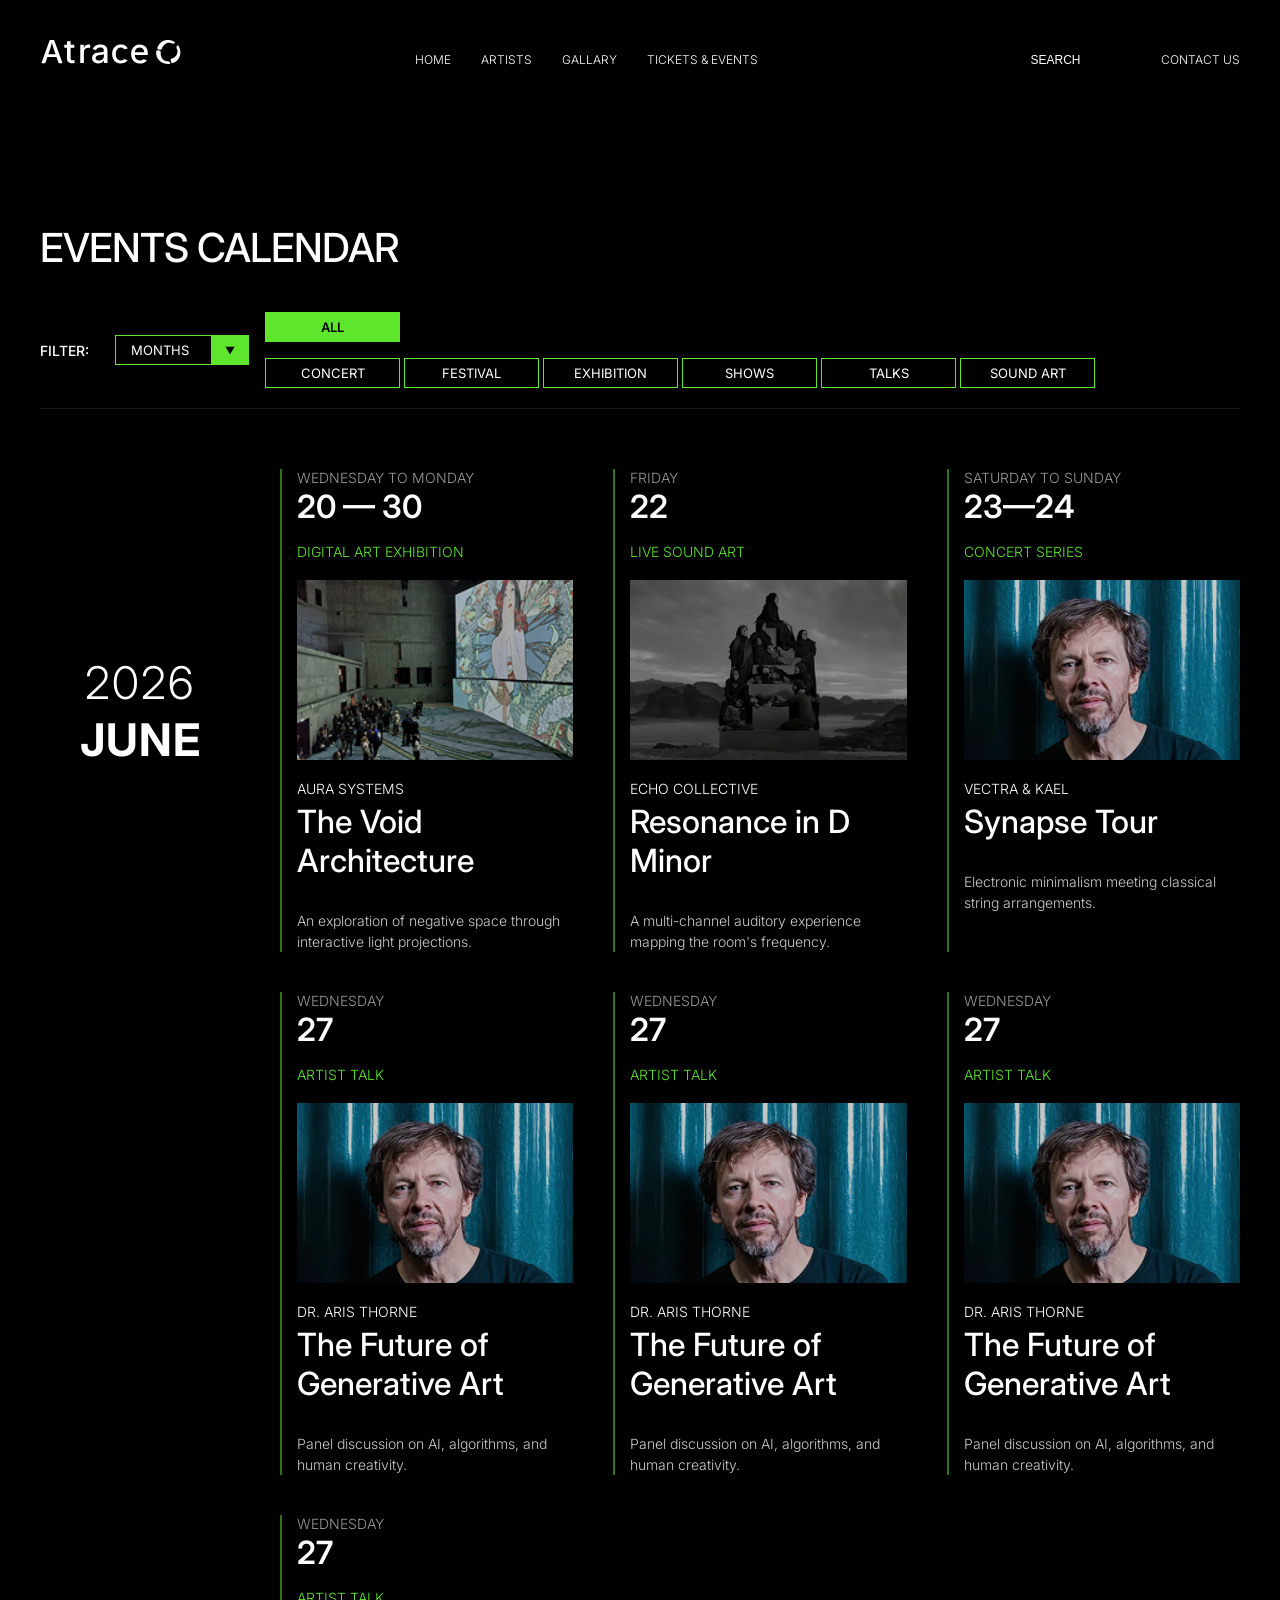
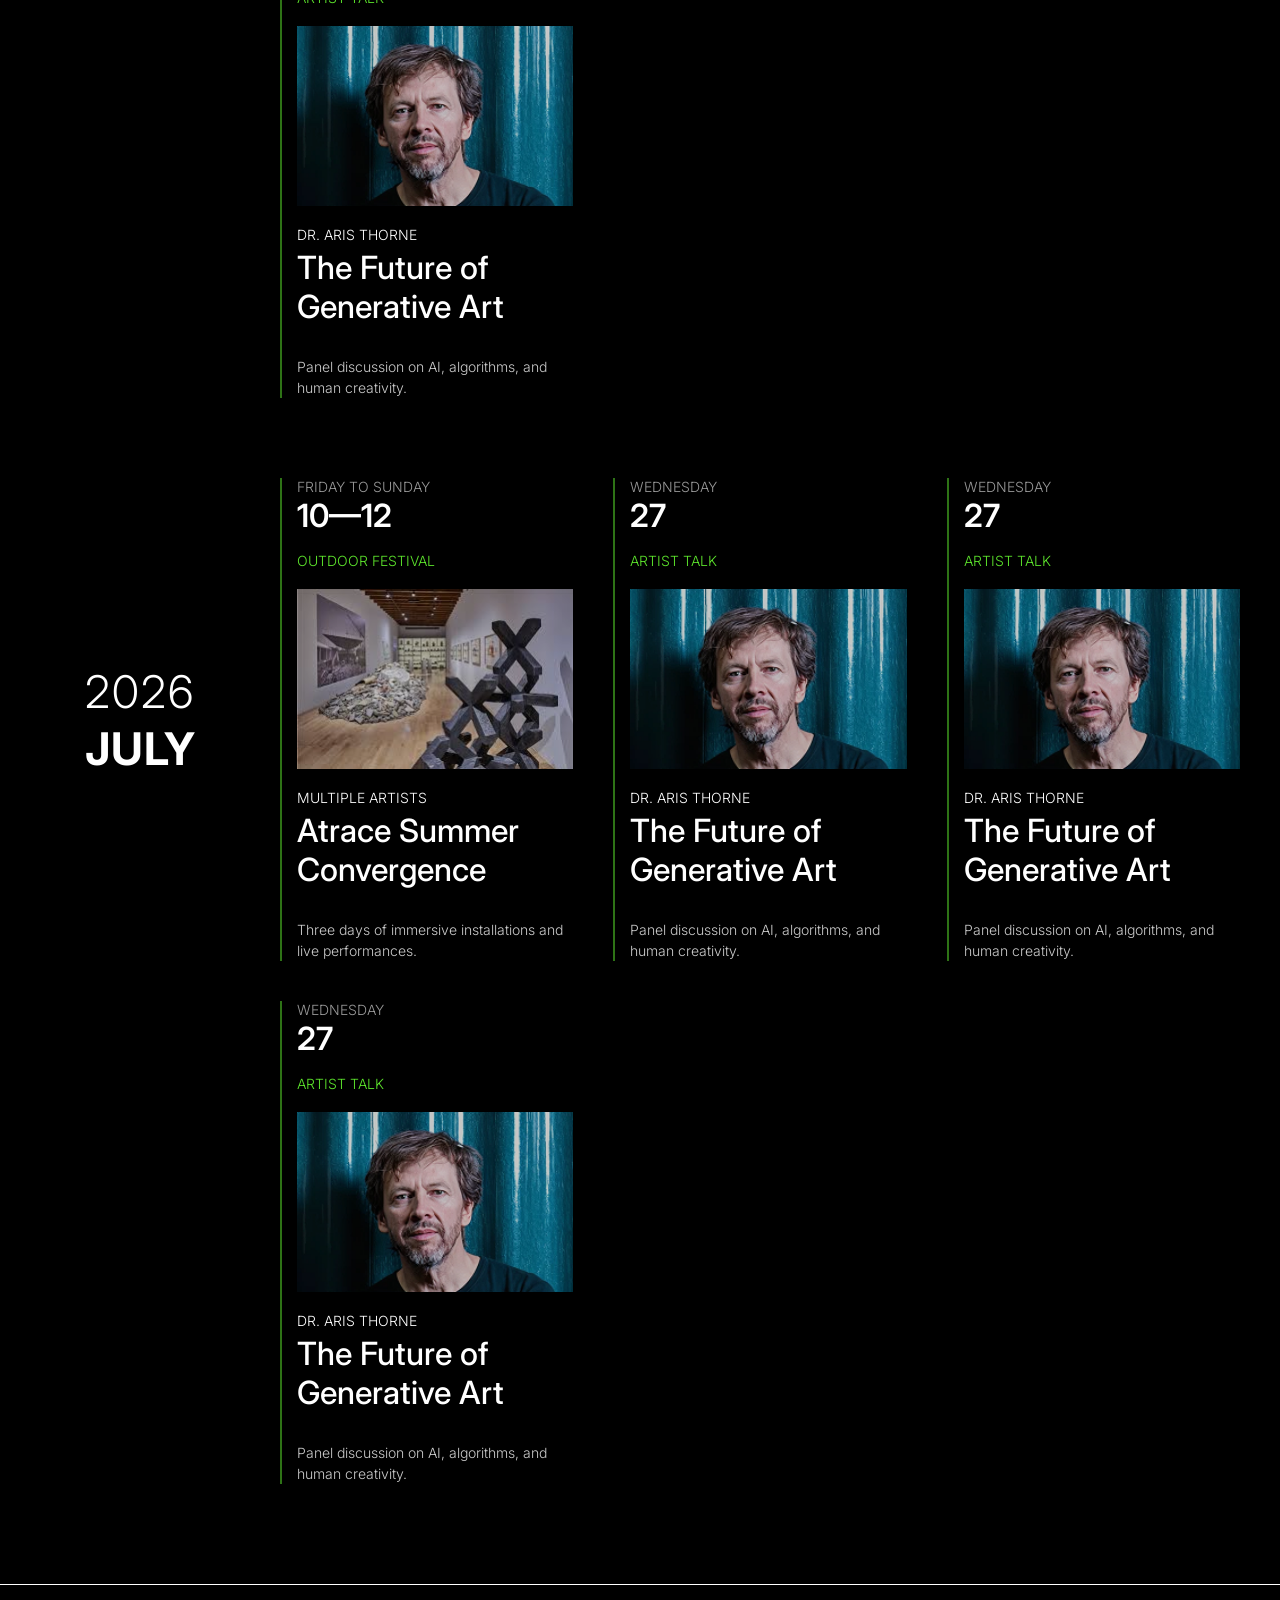
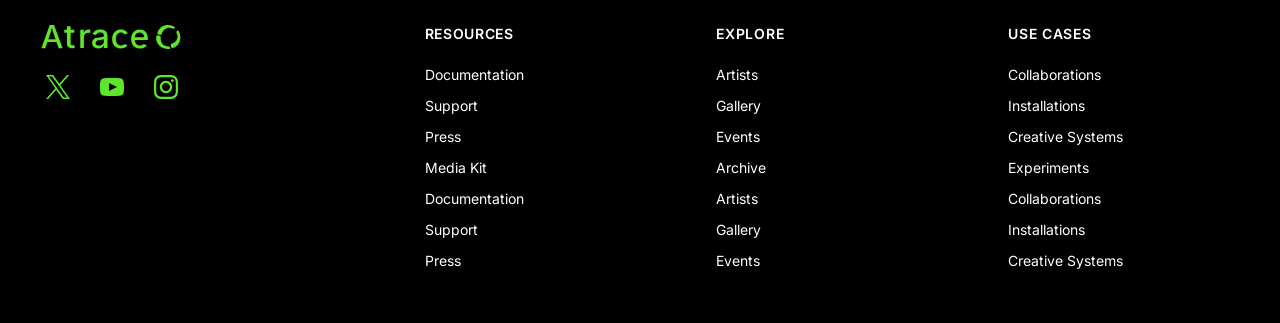
<file: events.html>
<!DOCTYPE html>
<html lang="en">

<head>
    <meta charset="UTF-8">
    <meta name="viewport" content="width=device-width, initial-scale=1.0">
    <title>Atrace</title>
    <link rel="icon" type="image/svg" sizes="32x32" href="assets/circule.svg">
    <!-- Google Font: Inter -->
    <link href="https://fonts.googleapis.com/css2?family=Inter:wght@300;400;500;600&display=swap" rel="stylesheet">

    <link rel="stylesheet" href="styles.css">
</head>

<body class="dark">

    <header class="header">
        <div class="logo">
            <div class="logo-inner">
                <!-- CHANGE WIDTH AND HEIGHT OF ATRACE DOWN HERE -->
                <svg width="110" height="24" viewBox="0 0 147 33" fill="none" xmlns="http://www.w3.org/2000/svg">
                    <path
                        d="M0.0226463 31.4394L11.1515 0.251324C11.205 0.101091 11.3487 0 11.5078 0H16.9969C17.156 0 17.2983 0.0996871 17.3532 0.248516L28.6919 31.4365C28.7821 31.6823 28.599 31.942 28.3356 31.942H23.8325C23.6719 31.942 23.5282 31.8409 23.4747 31.6893L17.3265 14.1696C16.8391 12.7263 16.3053 11.026 15.725 9.06732C15.1785 7.22521 14.5531 5.0335 13.8474 2.49499C13.7812 2.25489 13.9615 2.0134 14.2122 2.0134C14.4601 2.0134 14.6418 2.25068 14.5784 2.49077C13.8981 5.06017 13.284 7.27716 12.7361 9.14173C12.1558 11.1214 11.643 12.7965 11.1979 14.1696L5.24126 31.6851C5.18915 31.8381 5.04548 31.942 4.88209 31.942H0.379005C0.117018 31.942 -0.0660913 31.6837 0.0226463 31.4379V31.4394ZM6.01455 23.1415V19.8237C6.01455 19.6159 6.18357 19.446 6.39344 19.446H22.3042C22.5127 19.446 22.6831 19.6145 22.6831 19.8237V23.1415C22.6831 23.3493 22.5141 23.5191 22.3042 23.5191H6.39344C6.18498 23.5191 6.01455 23.3507 6.01455 23.1415Z"
                        fill="currentColor" />
                    <path
                        d="M45.0422 6.86156V10.154C45.0422 10.3618 44.8732 10.5317 44.6633 10.5317H31.6738C31.4653 10.5317 31.2949 10.3632 31.2949 10.154V6.86156C31.2949 6.65376 31.4639 6.48387 31.6738 6.48387H44.6633C44.8717 6.48387 45.0422 6.65236 45.0422 6.86156ZM35.3726 1.807H39.6066C39.8151 1.807 39.9855 1.97549 39.9855 2.18469V24.9358C39.9855 25.9467 40.201 26.6881 40.6321 27.1626C41.0631 27.6372 41.7702 27.8745 42.7533 27.8745C43.0111 27.8745 43.3505 27.845 43.7745 27.7846C44.0449 27.7467 44.29 27.7074 44.5098 27.6695C44.7098 27.6344 44.8985 27.7622 44.9422 27.9601L45.6732 31.2456C45.7155 31.4365 45.607 31.6331 45.4183 31.6893C44.9844 31.817 44.5281 31.9139 44.0478 31.9799C43.4421 32.0627 42.8449 32.1035 42.2561 32.1035C39.9574 32.1035 38.1728 31.5124 36.9023 30.3288C35.6318 29.1451 34.9965 27.4842 34.9965 25.343V2.18469C34.9965 1.97689 35.1655 1.807 35.3754 1.807H35.3726Z"
                        fill="currentColor" />
                    <path
                        d="M53.2384 31.386V6.86156C53.2384 6.65376 53.4075 6.48387 53.6173 6.48387H57.6908C57.8993 6.48387 58.0697 6.65236 58.0697 6.86156V10.5542H58.3416C58.8106 9.167 59.6275 8.08168 60.791 7.29822C61.9558 6.51476 63.2785 6.12303 64.7602 6.12303C65.0772 6.12303 65.4406 6.13427 65.849 6.15673C66.1054 6.17077 66.335 6.18902 66.5378 6.21289C66.7294 6.23536 66.8702 6.39682 66.8702 6.58918V10.5388C66.8702 10.7718 66.6632 10.9501 66.4336 10.9108C66.2674 10.8827 66.0645 10.8547 65.8265 10.8266C65.3124 10.7662 64.7912 10.7367 64.2616 10.7367C63.1123 10.7367 62.0756 10.9782 61.1544 11.4598C60.2318 11.9428 59.5135 12.6097 58.9993 13.4606C58.4852 14.3128 58.2275 15.2957 58.2275 16.4119V31.3874C58.2275 31.5952 58.0584 31.7651 57.8486 31.7651H53.6159C53.4075 31.7651 53.237 31.5966 53.237 31.3874L53.2384 31.386Z"
                        fill="currentColor" />
                    <path
                        d="M78.1004 32.3295C76.4975 32.3295 75.0453 32.0319 73.7453 31.4365C72.4438 30.8412 71.4155 29.9707 70.6606 28.825C69.9042 27.6793 69.5267 26.2781 69.5267 24.6199C69.5267 23.1878 69.8028 22.0126 70.3549 21.0929C70.9071 20.1733 71.655 19.4418 72.6015 18.8998C73.5467 18.3579 74.5974 17.9507 75.7552 17.6783C76.9116 17.4073 78.0878 17.2037 79.2822 17.0676C80.7795 16.8864 81.9964 16.739 82.9345 16.6267C83.8726 16.513 84.5642 16.3248 85.0107 16.0609C85.4572 15.7969 85.6798 15.3715 85.6798 14.7832V14.647C85.6798 13.6978 85.4981 12.8989 85.1361 12.2503C84.7727 11.6016 84.2318 11.1004 83.5134 10.7465C82.7951 10.3927 81.8993 10.2144 80.826 10.2144C79.7217 10.2144 78.7737 10.3843 77.9793 10.7227C77.1849 11.0625 76.5426 11.4949 76.051 12.0228C75.6411 12.4623 75.3186 12.9172 75.082 13.389C75.0003 13.5504 74.8228 13.6403 74.6467 13.5939L70.6732 12.5606C70.4521 12.503 70.3267 12.2615 70.4169 12.0509C70.9803 10.7283 71.7508 9.64718 72.7283 8.81037C73.8016 7.89072 75.0341 7.21959 76.4257 6.79838C77.8173 6.37717 79.254 6.16516 80.7358 6.16516C81.764 6.16516 82.8528 6.2859 84.0022 6.5274C85.1516 6.76889 86.2319 7.20555 87.246 7.83878C88.2588 8.472 89.0842 9.36216 89.7194 10.5065C90.3547 11.6522 90.6716 13.1447 90.6716 14.984V31.3846C90.6716 31.5924 90.5026 31.7623 90.2927 31.7623H86.2192C86.0108 31.7623 85.8403 31.5938 85.8403 31.3846V28.3027H85.591C85.2586 28.9514 84.767 29.5846 84.1163 30.2024C83.4655 30.8202 82.6458 31.3298 81.6542 31.7286C80.664 32.1273 79.4808 32.3281 78.1047 32.3281L78.1004 32.3295ZM79.2118 28.3266C80.5724 28.3266 81.7373 28.0626 82.7049 27.5347C83.6726 27.0068 84.4135 26.3062 84.9276 25.4314C85.4417 24.5581 85.6995 23.6301 85.6995 22.65V20.0778C85.6995 19.8068 85.4262 19.6285 85.1741 19.731C85.029 19.7914 84.86 19.8476 84.667 19.9023C84.16 20.0455 83.5825 20.1733 82.9317 20.287C82.281 20.4008 81.6542 20.4948 81.0485 20.5692C80.4428 20.6451 79.9442 20.7054 79.5512 20.7504C78.6132 20.8711 77.7554 21.0747 76.9764 21.3611C76.1975 21.6475 75.5778 22.0547 75.1172 22.5826C74.6552 23.1106 74.4256 23.8112 74.4256 24.6859C74.4256 25.4848 74.6326 26.1559 75.0496 26.6979C75.4651 27.2399 76.0285 27.647 76.7398 27.9194C77.4497 28.1904 78.2737 28.3266 79.2118 28.3266Z"
                        fill="currentColor" />
                    <path
                        d="M112.794 26.8229C112.28 27.2216 111.701 27.5305 111.05 27.7495C110.4 27.9728 109.68 28.0809 108.897 28.0809C107.367 28.0809 106.101 27.6807 105.094 26.8818C104.086 26.0829 103.34 25.0158 102.848 23.682C102.357 22.3468 102.11 20.8725 102.11 19.2607C102.11 17.6306 102.357 16.1465 102.848 14.807C103.34 13.4634 104.086 12.3921 105.094 11.5834C106.101 10.7746 107.366 10.3717 108.897 10.3717C109.666 10.3717 110.373 10.4812 111.015 10.689C111.657 10.9024 112.226 11.2015 112.718 11.5918C113.073 11.8754 113.387 12.1955 113.664 12.5507C113.756 12.6687 113.905 12.7263 114.052 12.6912L118.217 11.6971C118.466 11.6381 118.583 11.3559 118.455 11.1355C118.327 10.915 118.192 10.7044 118.046 10.498C117.404 9.57137 116.621 8.78651 115.687 8.14626C114.758 7.50602 113.719 7.01601 112.573 6.67482C111.421 6.33504 110.187 6.16656 108.875 6.16656C106.485 6.16656 104.403 6.70712 102.636 7.79665C100.864 8.88198 99.489 10.4068 98.5059 12.3724C97.5227 14.3423 97.0354 16.6351 97.0354 19.2593C97.0354 21.8511 97.5227 24.1299 98.5059 26.0871C99.489 28.0486 100.865 29.5692 102.636 30.6545C104.402 31.744 106.484 32.2846 108.875 32.2846C110.205 32.2846 111.453 32.1119 112.614 31.7623C113.78 31.4169 114.827 30.9128 115.756 30.2501C116.69 29.5874 117.477 28.7843 118.128 27.8394C118.21 27.7214 118.287 27.6035 118.361 27.4856L113.593 26.3371C113.463 26.3062 113.329 26.3469 113.233 26.441C113.097 26.5757 112.952 26.7035 112.795 26.8229H112.794Z"
                        fill="currentColor" />
                    <path
                        d="M146.166 18.8746C146.166 16.586 145.852 14.6343 145.224 13.0323C144.596 11.4247 143.748 10.1175 142.673 9.10522C141.599 8.09712 140.387 7.35298 139.043 6.88122C137.695 6.40384 136.297 6.16796 134.845 6.16796C132.485 6.16796 130.432 6.72116 128.674 7.82895C126.92 8.93674 125.564 10.4798 124.603 12.4553C123.643 14.4294 123.164 16.7137 123.164 19.3056C123.164 21.9298 123.651 24.2127 124.626 26.1559C125.605 28.1033 126.998 29.6099 128.81 30.6769C130.627 31.7482 132.781 32.2846 135.277 32.2846C137.09 32.2846 138.715 32.008 140.141 31.459C141.57 30.91 142.769 30.1378 143.725 29.1437C144.082 28.7745 144.4 28.3841 144.68 27.9728C144.83 27.7537 144.714 27.4519 144.456 27.3901L140.105 26.3427L140.055 26.3342C139.982 26.4157 139.908 26.4971 139.827 26.5743C139.27 27.1093 138.619 27.5094 137.863 27.7734C137.107 28.0359 136.26 28.1679 135.322 28.1679C133.901 28.1679 132.653 27.8632 131.578 27.2553C130.504 26.6417 129.67 25.7389 129.074 24.5413C128.579 23.557 128.291 22.3875 128.205 21.0396C128.191 20.8234 128.368 20.6408 128.585 20.6408H145.788C145.996 20.6408 146.166 20.4724 146.166 20.2632V18.8746ZM128.62 16.9314C128.398 16.9314 128.217 16.739 128.243 16.5186C128.347 15.62 128.585 14.7733 128.961 13.9815C129.48 12.8737 130.242 11.9793 131.239 11.3026C132.236 10.6216 133.439 10.2818 134.846 10.2818C136.267 10.2818 137.45 10.6174 138.398 11.2801C139.341 11.9428 140.056 12.8638 140.544 14.0489C140.848 14.7958 141.055 15.6144 141.168 16.5101C141.196 16.7334 141.015 16.9314 140.79 16.9314H128.62Z"
                        fill="currentColor" />
                </svg>
                <!-- CHANGE WIDTH AND HEIGHT OF THE CIRCULE DOWN HERE -->
                <svg width="25" height="24" viewBox="0 0 36 35" fill="none" xmlns="http://www.w3.org/2000/svg">
                    <path
                        d="M22.0996 4.79699C21.9869 4.74224 21.8714 4.69169 21.7601 4.63413C22.7137 5.11571 22.2926 4.86579 22.0531 4.76751C21.8207 4.67203 21.5869 4.58218 21.3489 4.50074C21.1108 4.41931 20.8728 4.34349 20.6305 4.27469C20.5699 4.25784 20.5094 4.24099 20.4488 4.22414C20.1812 4.15254 20.3685 4.20028 21.0094 4.36876C20.8869 4.34208 20.7657 4.3112 20.6418 4.28452C20.1699 4.18202 19.6952 4.11182 19.2163 4.05426C18.8431 4.00933 20.2446 4.1385 19.6051 4.09357C19.4797 4.08514 19.3544 4.07672 19.229 4.0711C18.9783 4.05987 18.7262 4.05566 18.4754 4.05706C18.2444 4.05987 18.0149 4.07391 17.7853 4.08093C18.9755 4.04864 18.0332 4.06549 17.7317 4.10199C17.2317 4.16377 16.7401 4.25644 16.25 4.36736C15.7485 4.47968 16.9768 4.15956 16.4852 4.30558C16.3655 4.34068 16.2443 4.37438 16.1232 4.41088C15.8838 4.4853 15.6457 4.56533 15.4105 4.65238C14.9288 4.83069 14.4597 5.0413 14.0019 5.27297C14.1963 5.17187 14.3921 5.07078 14.5865 4.96969C13.3949 5.59168 12.3117 6.38216 11.3483 7.31585C11.4863 7.18106 11.6243 7.04487 11.7624 6.91008C10.4567 8.2018 9.41576 9.72378 8.70163 11.4143C8.77065 11.2486 8.84107 11.0843 8.91009 10.9186C8.65515 11.5378 8.44669 12.1696 8.2833 12.8197C7.92131 14.2631 5.84232 14.4273 4.64366 14.1844C3.86333 14.0272 3.0027 13.766 2.41112 13.2086C2.00687 12.8281 1.53362 12.2749 1.68574 11.667C2.58157 8.0965 4.80563 4.91353 7.85651 2.83555C10.9863 0.702804 14.9316 -0.249138 18.6994 0.0555395C21.2714 0.263338 23.6997 0.890945 26.0196 2.02682C26.5365 2.27954 27.1858 2.86222 27.3309 3.45192C27.4675 4.00371 27.2041 4.57937 26.7351 4.88966C25.3688 5.79387 23.4771 5.47234 22.0996 4.79699Z"
                        fill="currentColor" />
                    <path
                        d="M30.3607 13.1904C30.4184 13.3013 30.4719 13.415 30.5311 13.5259C30.0268 12.5866 30.286 12.9994 30.3916 13.2367C30.4973 13.474 30.5874 13.6972 30.6762 13.9317C30.7649 14.1662 30.8452 14.4035 30.9198 14.6421C30.9381 14.7025 30.9565 14.7615 30.9748 14.8219C31.0536 15.0858 31.0001 14.9019 30.817 14.2659C30.8466 14.388 30.8804 14.5074 30.91 14.6295C31.0227 15.0971 31.1058 15.5688 31.1734 16.0448C31.2269 16.4155 31.0649 15.0226 31.1255 15.6587C31.1368 15.7836 31.148 15.9086 31.1565 16.0336C31.1734 16.2835 31.1832 16.5334 31.1875 16.7847C31.1903 17.015 31.1804 17.2438 31.1804 17.4741C31.1846 16.2863 31.1903 17.227 31.1607 17.5275C31.11 18.0273 31.0283 18.5187 30.9283 19.0115C30.8269 19.5142 31.1199 18.2814 30.9846 18.7757C30.9522 18.8964 30.9212 19.0171 30.8874 19.1379C30.8184 19.3794 30.7438 19.6181 30.6621 19.854C30.4931 20.3384 30.2944 20.8101 30.0719 21.272C30.1691 21.0755 30.2649 20.8789 30.3621 20.6823C29.7663 21.8842 28.9986 22.9822 28.083 23.9636C28.2154 23.8232 28.3479 23.6828 28.4803 23.541C27.2154 24.872 25.7125 25.9433 24.0335 26.6959C24.1969 26.6229 24.3617 26.5498 24.5251 26.4768C23.9096 26.745 23.28 26.9682 22.6334 27.1452C21.1953 27.5397 21.0784 29.6149 21.3489 30.8041C21.5249 31.5791 21.8066 32.43 22.3799 33.007C22.7715 33.4016 23.3363 33.8593 23.9434 33.6936C27.5027 32.7192 30.6452 30.4278 32.658 27.3417C34.7243 24.1728 35.5891 20.219 35.1961 16.4716C34.9285 13.9135 34.2426 11.5083 33.0509 9.22254C32.7847 8.71287 32.1861 8.07965 31.5917 7.94767C31.0353 7.82411 30.4635 8.09931 30.1635 8.57387C29.2873 9.95545 29.655 11.8327 30.3635 13.1918L30.3607 13.1904Z"
                        fill="currentColor" />
                    <path
                        d="M16.1105 30.8715C15.9851 30.8771 15.8584 30.8771 15.733 30.8827C16.7993 30.8266 16.3147 30.8855 16.0556 30.8799C15.8049 30.8743 15.5541 30.8617 15.3034 30.8406C15.0527 30.8209 14.8034 30.7929 14.5541 30.7592C14.4921 30.7507 14.4301 30.7423 14.3682 30.7325C14.0949 30.6904 14.2851 30.7227 14.94 30.8266C14.8175 30.8013 14.6935 30.7816 14.5696 30.7564C14.0977 30.6595 13.6329 30.5331 13.1723 30.3941C12.8131 30.2846 14.147 30.7297 13.5442 30.5149C13.4258 30.4727 13.3075 30.4292 13.1906 30.3829C12.9568 30.2916 12.7244 30.1947 12.4962 30.0922C12.2864 29.9982 12.0821 29.8915 11.8736 29.7932C12.9498 30.3014 12.0948 29.9069 11.8342 29.7525C11.4018 29.4955 10.9891 29.2119 10.5848 28.9128C10.1721 28.6082 11.1666 29.3958 10.775 29.0645C10.6792 28.983 10.582 28.9044 10.4877 28.823C10.2975 28.6587 10.113 28.4902 9.93268 28.3147C9.56365 27.9567 9.21997 27.5776 8.89601 27.1803C9.03404 27.3516 9.17068 27.5214 9.30871 27.6927C8.47064 26.6453 7.80017 25.4856 7.29732 24.243C7.36916 24.4227 7.441 24.601 7.51142 24.7807C6.83955 23.0734 6.50431 21.2622 6.53389 19.4285C6.53108 19.6083 6.52686 19.7866 6.52404 19.9663C6.54094 19.2966 6.60574 18.6338 6.71983 17.9753C6.97337 16.5095 5.13662 15.5225 3.94219 15.2613C3.16468 15.0914 2.27168 14.9847 1.50403 15.2557C0.980053 15.441 0.323675 15.757 0.216626 16.3747C-0.410171 20.0014 0.33636 23.8091 2.28577 26.9374C4.28589 30.1484 7.51001 32.6069 11.0806 33.8438C13.5174 34.6891 15.9936 35.092 18.5754 34.9867C19.1515 34.9629 19.9812 34.6919 20.353 34.2103C20.7009 33.7596 20.6939 33.1278 20.3896 32.6546C19.5065 31.2773 17.6458 30.8111 16.1105 30.8743V30.8715Z"
                        fill="currentColor" />
                </svg>

            </div>


        </div>

        <nav class="nav">
            <a href="index.html">HOME</a>
            <a href="Artists.html">ARTISTS</a>
            <a href="gallary.html">GALLARY</a>
            <a href="events.html">TICKETS & EVENTS</a>
        </nav>

        <div class="actions">
            <form class="search-container">
                <div class="search-box">
                    <input type="text" placeholder="SEARCH" id="searchInput">

                    <button class="search-icon" type="submit">
                        <!-- SVG -->
                        <svg viewBox="0 0 36 35" xmlns="http://www.w3.org/2000/svg">
                            <path
                                d="M22.0996 4.79699C21.9869 4.74224 21.8714 4.69169 21.7601 4.63413C22.7137 5.11571 22.2926 4.86579 22.0531 4.76751C21.8207 4.67203 21.5869 4.58218 21.3489 4.50074C21.1108 4.41931 20.8728 4.34349 20.6305 4.27469C20.5699 4.25784 20.5094 4.24099 20.4488 4.22414C20.1812 4.15254 20.3685 4.20028 21.0094 4.36876C20.8869 4.34208 20.7657 4.3112 20.6418 4.28452C20.1699 4.18202 19.6952 4.11182 19.2163 4.05426C18.8431 4.00933 20.2446 4.1385 19.6051 4.09357C19.4797 4.08514 19.3544 4.07672 19.229 4.0711C18.9783 4.05987 18.7262 4.05566 18.4755 4.05706C18.2445 4.05987 18.0149 4.07391 17.7853 4.08093C18.9755 4.04864 18.0332 4.06549 17.7317 4.10199C17.2317 4.16377 16.7401 4.25644 16.25 4.36736C15.7485 4.47968 16.9768 4.15956 16.4852 4.30558C16.3655 4.34068 16.2443 4.37438 16.1232 4.41088C15.8838 4.4853 15.6457 4.56533 15.4105 4.65238C14.9288 4.83069 14.4597 5.0413 14.002 5.27297C14.1963 5.17187 14.3921 5.07078 14.5865 4.96969C13.3949 5.59168 12.3117 6.38216 11.3483 7.31585C11.4863 7.18106 11.6243 7.04487 11.7624 6.91008C10.4567 8.2018 9.41577 9.72378 8.70164 11.4143C8.77066 11.2486 8.84108 11.0843 8.9101 10.9186C8.65516 11.5378 8.4467 12.1696 8.28331 12.8197C7.92132 14.2631 5.84233 14.4273 4.64367 14.1844C3.86334 14.0272 3.00271 13.766 2.41113 13.2086C2.00688 12.8281 1.53363 12.2749 1.68575 11.667C2.58158 8.0965 4.80564 4.91353 7.85652 2.83555C10.9863 0.702804 14.9316 -0.249138 18.6994 0.0555395C21.2714 0.263338 23.6997 0.890945 26.0196 2.02682C26.5365 2.27954 27.1858 2.86222 27.3309 3.45192C27.4675 4.00371 27.2041 4.57937 26.7351 4.88966C25.3688 5.79387 23.4772 5.47234 22.0996 4.79699Z"
                                fill="currentColor" />
                            <path
                                d="M30.3607 13.1904C30.4184 13.3013 30.4719 13.415 30.5311 13.5259C30.0268 12.5866 30.286 12.9994 30.3916 13.2367C30.4973 13.474 30.5874 13.6972 30.6762 13.9317C30.7649 14.1662 30.8452 14.4035 30.9198 14.6421C30.9381 14.7025 30.9565 14.7615 30.9748 14.8219C31.0537 15.0858 31.0001 14.9019 30.817 14.2659C30.8466 14.388 30.8804 14.5074 30.91 14.6295C31.0227 15.0971 31.1058 15.5688 31.1734 16.0448C31.2269 16.4155 31.0649 15.0226 31.1255 15.6587C31.1368 15.7836 31.148 15.9086 31.1565 16.0336C31.1734 16.2835 31.1832 16.5334 31.1875 16.7847C31.1903 17.015 31.1804 17.2438 31.1804 17.4741C31.1846 16.2863 31.1903 17.227 31.1607 17.5275C31.11 18.0273 31.0283 18.5187 30.9283 19.0115C30.8269 19.5142 31.1199 18.2814 30.9846 18.7757C30.9522 18.8964 30.9212 19.0171 30.8874 19.1379C30.8184 19.3794 30.7438 19.6181 30.6621 19.854C30.4931 20.3384 30.2944 20.8101 30.0719 21.272C30.1691 21.0755 30.2649 20.8789 30.3621 20.6823C29.7663 21.8842 28.9986 22.9822 28.0831 23.9636C28.2155 23.8232 28.3479 23.6828 28.4803 23.541C27.2154 24.872 25.7125 25.9433 24.0335 26.6959C24.1969 26.6229 24.3617 26.5498 24.5251 26.4768C23.9096 26.745 23.28 26.9682 22.6334 27.1452C21.1953 27.5397 21.0784 29.6149 21.3489 30.8041C21.5249 31.5791 21.8066 32.43 22.3799 33.007C22.7715 33.4016 23.3363 33.8593 23.9434 33.6936C27.5027 32.7192 30.6452 30.4278 32.658 27.3417C34.7243 24.1728 35.5891 20.219 35.1961 16.4716C34.9285 13.9135 34.2426 11.5083 33.0509 9.22254C32.7847 8.71287 32.1861 8.07965 31.5917 7.94767C31.0353 7.82411 30.4635 8.09931 30.1635 8.57387C29.2873 9.95545 29.655 11.8327 30.3635 13.1918L30.3607 13.1904Z"
                                fill="currentColor" />
                            <path
                                d="M16.1105 30.8715C15.9851 30.8771 15.8584 30.8771 15.733 30.8827C16.7993 30.8266 16.3147 30.8855 16.0556 30.8799C15.8049 30.8743 15.5541 30.8617 15.3034 30.8406C15.0527 30.8209 14.8034 30.7929 14.5541 30.7592C14.4921 30.7507 14.4301 30.7423 14.3682 30.7325C14.0949 30.6904 14.2851 30.7227 14.94 30.8266C14.8175 30.8013 14.6935 30.7816 14.5696 30.7564C14.0977 30.6595 13.6329 30.5331 13.1723 30.3941C12.8131 30.2846 14.147 30.7297 13.5442 30.5149C13.4258 30.4727 13.3075 30.4292 13.1906 30.3829C12.9568 30.2916 12.7244 30.1947 12.4962 30.0922C12.2864 29.9982 12.0821 29.8915 11.8736 29.7932C12.9498 30.3014 12.0948 29.9069 11.8342 29.7525C11.4018 29.4955 10.9891 29.2119 10.5848 28.9128C10.1721 28.6082 11.1666 29.3958 10.775 29.0645C10.6792 28.983 10.582 28.9044 10.4877 28.823C10.2975 28.6587 10.113 28.4902 9.93268 28.3147C9.56365 27.9567 9.21997 27.5776 8.89601 27.1803C9.03404 27.3516 9.17068 27.5214 9.30871 27.6927C8.47064 26.6453 7.80017 25.4856 7.29732 24.243C7.36916 24.4227 7.441 24.601 7.51142 24.7807C6.83955 23.0734 6.50431 21.2622 6.53389 19.4285C6.53108 19.6083 6.52686 19.7866 6.52404 19.9663C6.54094 19.2966 6.60574 18.6338 6.71983 17.9753C6.97337 16.5095 5.13662 15.5225 3.94219 15.2613C3.16468 15.0914 2.27168 14.9847 1.50403 15.2557C0.980053 15.4411 0.323675 15.757 0.216626 16.3747C-0.410171 20.0014 0.33636 23.8091 2.28577 26.9374C4.28589 30.1484 7.51001 32.6069 11.0806 33.8438C13.5174 34.6891 15.9936 35.092 18.5754 34.9867C19.1515 34.9629 19.9812 34.6919 20.353 34.2103C20.7009 33.7596 20.6939 33.1278 20.3896 32.6546C19.5065 31.2773 17.6458 30.8111 16.1105 30.8743V30.8715Z"
                                fill="currentColor" />
                        </svg>
                    </button>
                </div>

                <span class="underline"></span>
            </form>
            <div class="auth">
                <a href="contact.html">CONTACT US</a>

            </div>
            <button class="burger-menu" id="burgerBtn" aria-label="Open Menu">
                <svg width="24" height="24" viewBox="0 0 20 20" fill="none" stroke="currentColor" stroke-width="2"
                    stroke-linecap="round" stroke-linejoin="round">
                    <line x1="3" y1="12" x2="21" y2="12"></line>
                    <line x1="3" y1="6" x2="21" y2="6"></line>
                    <line x1="3" y1="18" x2="21" y2="18"></line>
                </svg>
            </button>
        </div>


    </header>

    <aside class="mobile-sidebar" id="mobileSidebar">
        <div class="sidebar-header">
            <div class="logo">
                <div class="logo-inner">
                    <!-- CHANGE WIDTH AND HEIGHT OF ATRACE DOWN HERE -->
                    <svg width="110" height="24" viewBox="0 0 147 33" fill="none" xmlns="http://www.w3.org/2000/svg">
                        <path
                            d="M0.0226463 31.4394L11.1515 0.251324C11.205 0.101091 11.3487 0 11.5078 0H16.9969C17.156 0 17.2983 0.0996871 17.3532 0.248516L28.6919 31.4365C28.7821 31.6823 28.599 31.942 28.3356 31.942H23.8325C23.6719 31.942 23.5282 31.8409 23.4747 31.6893L17.3265 14.1696C16.8391 12.7263 16.3053 11.026 15.725 9.06732C15.1785 7.22521 14.5531 5.0335 13.8474 2.49499C13.7812 2.25489 13.9615 2.0134 14.2122 2.0134C14.4601 2.0134 14.6418 2.25068 14.5784 2.49077C13.8981 5.06017 13.284 7.27716 12.7361 9.14173C12.1558 11.1214 11.643 12.7965 11.1979 14.1696L5.24126 31.6851C5.18915 31.8381 5.04548 31.942 4.88209 31.942H0.379005C0.117018 31.942 -0.0660913 31.6837 0.0226463 31.4379V31.4394ZM6.01455 23.1415V19.8237C6.01455 19.6159 6.18357 19.446 6.39344 19.446H22.3042C22.5127 19.446 22.6831 19.6145 22.6831 19.8237V23.1415C22.6831 23.3493 22.5141 23.5191 22.3042 23.5191H6.39344C6.18498 23.5191 6.01455 23.3507 6.01455 23.1415Z"
                            fill="currentColor" />
                        <path
                            d="M45.0422 6.86156V10.154C45.0422 10.3618 44.8732 10.5317 44.6633 10.5317H31.6738C31.4653 10.5317 31.2949 10.3632 31.2949 10.154V6.86156C31.2949 6.65376 31.4639 6.48387 31.6738 6.48387H44.6633C44.8717 6.48387 45.0422 6.65236 45.0422 6.86156ZM35.3726 1.807H39.6066C39.8151 1.807 39.9855 1.97549 39.9855 2.18469V24.9358C39.9855 25.9467 40.201 26.6881 40.6321 27.1626C41.0631 27.6372 41.7702 27.8745 42.7533 27.8745C43.0111 27.8745 43.3505 27.845 43.7745 27.7846C44.0449 27.7467 44.29 27.7074 44.5098 27.6695C44.7098 27.6344 44.8985 27.7622 44.9422 27.9601L45.6732 31.2456C45.7155 31.4365 45.607 31.6331 45.4183 31.6893C44.9844 31.817 44.5281 31.9139 44.0478 31.9799C43.4421 32.0627 42.8449 32.1035 42.2561 32.1035C39.9574 32.1035 38.1728 31.5124 36.9023 30.3288C35.6318 29.1451 34.9965 27.4842 34.9965 25.343V2.18469C34.9965 1.97689 35.1655 1.807 35.3754 1.807H35.3726Z"
                            fill="currentColor" />
                        <path
                            d="M53.2384 31.386V6.86156C53.2384 6.65376 53.4075 6.48387 53.6173 6.48387H57.6908C57.8993 6.48387 58.0697 6.65236 58.0697 6.86156V10.5542H58.3416C58.8106 9.167 59.6275 8.08168 60.791 7.29822C61.9558 6.51476 63.2785 6.12303 64.7602 6.12303C65.0772 6.12303 65.4406 6.13427 65.849 6.15673C66.1054 6.17077 66.335 6.18902 66.5378 6.21289C66.7294 6.23536 66.8702 6.39682 66.8702 6.58918V10.5388C66.8702 10.7718 66.6632 10.9501 66.4336 10.9108C66.2674 10.8827 66.0645 10.8547 65.8265 10.8266C65.3124 10.7662 64.7912 10.7367 64.2616 10.7367C63.1123 10.7367 62.0756 10.9782 61.1544 11.4598C60.2318 11.9428 59.5135 12.6097 58.9993 13.4606C58.4852 14.3128 58.2275 15.2957 58.2275 16.4119V31.3874C58.2275 31.5952 58.0584 31.7651 57.8486 31.7651H53.6159C53.4075 31.7651 53.237 31.5966 53.237 31.3874L53.2384 31.386Z"
                            fill="currentColor" />
                        <path
                            d="M78.1004 32.3295C76.4975 32.3295 75.0453 32.0319 73.7453 31.4365C72.4438 30.8412 71.4155 29.9707 70.6606 28.825C69.9042 27.6793 69.5267 26.2781 69.5267 24.6199C69.5267 23.1878 69.8028 22.0126 70.3549 21.0929C70.9071 20.1733 71.655 19.4418 72.6015 18.8998C73.5467 18.3579 74.5974 17.9507 75.7552 17.6783C76.9116 17.4073 78.0878 17.2037 79.2822 17.0676C80.7795 16.8864 81.9964 16.739 82.9345 16.6267C83.8726 16.513 84.5642 16.3248 85.0107 16.0609C85.4572 15.7969 85.6798 15.3715 85.6798 14.7832V14.647C85.6798 13.6978 85.4981 12.8989 85.1361 12.2503C84.7727 11.6016 84.2318 11.1004 83.5134 10.7465C82.7951 10.3927 81.8993 10.2144 80.826 10.2144C79.7217 10.2144 78.7737 10.3843 77.9793 10.7227C77.1849 11.0625 76.5426 11.4949 76.051 12.0228C75.6411 12.4623 75.3186 12.9172 75.082 13.389C75.0003 13.5504 74.8228 13.6403 74.6467 13.5939L70.6732 12.5606C70.4521 12.503 70.3267 12.2615 70.4169 12.0509C70.9803 10.7283 71.7508 9.64718 72.7283 8.81037C73.8016 7.89072 75.0341 7.21959 76.4257 6.79838C77.8173 6.37717 79.254 6.16516 80.7358 6.16516C81.764 6.16516 82.8528 6.2859 84.0022 6.5274C85.1516 6.76889 86.2319 7.20555 87.246 7.83878C88.2588 8.472 89.0842 9.36216 89.7194 10.5065C90.3547 11.6522 90.6716 13.1447 90.6716 14.984V31.3846C90.6716 31.5924 90.5026 31.7623 90.2927 31.7623H86.2192C86.0108 31.7623 85.8403 31.5938 85.8403 31.3846V28.3027H85.591C85.2586 28.9514 84.767 29.5846 84.1163 30.2024C83.4655 30.8202 82.6458 31.3298 81.6542 31.7286C80.664 32.1273 79.4808 32.3281 78.1047 32.3281L78.1004 32.3295ZM79.2118 28.3266C80.5724 28.3266 81.7373 28.0626 82.7049 27.5347C83.6726 27.0068 84.4135 26.3062 84.9276 25.4314C85.4417 24.5581 85.6995 23.6301 85.6995 22.65V20.0778C85.6995 19.8068 85.4262 19.6285 85.1741 19.731C85.029 19.7914 84.86 19.8476 84.667 19.9023C84.16 20.0455 83.5825 20.1733 82.9317 20.287C82.281 20.4008 81.6542 20.4948 81.0485 20.5692C80.4428 20.6451 79.9442 20.7054 79.5512 20.7504C78.6132 20.8711 77.7554 21.0747 76.9764 21.3611C76.1975 21.6475 75.5778 22.0547 75.1172 22.5826C74.6552 23.1106 74.4256 23.8112 74.4256 24.6859C74.4256 25.4848 74.6326 26.1559 75.0496 26.6979C75.4651 27.2399 76.0285 27.647 76.7398 27.9194C77.4497 28.1904 78.2737 28.3266 79.2118 28.3266Z"
                            fill="currentColor" />
                        <path
                            d="M112.794 26.8229C112.28 27.2216 111.701 27.5305 111.05 27.7495C110.4 27.9728 109.68 28.0809 108.897 28.0809C107.367 28.0809 106.101 27.6807 105.094 26.8818C104.086 26.0829 103.34 25.0158 102.848 23.682C102.357 22.3468 102.11 20.8725 102.11 19.2607C102.11 17.6306 102.357 16.1465 102.848 14.807C103.34 13.4634 104.086 12.3921 105.094 11.5834C106.101 10.7746 107.366 10.3717 108.897 10.3717C109.666 10.3717 110.373 10.4812 111.015 10.689C111.657 10.9024 112.226 11.2015 112.718 11.5918C113.073 11.8754 113.387 12.1955 113.664 12.5507C113.756 12.6687 113.905 12.7263 114.052 12.6912L118.217 11.6971C118.466 11.6381 118.583 11.3559 118.455 11.1355C118.327 10.915 118.192 10.7044 118.046 10.498C117.404 9.57137 116.621 8.78651 115.687 8.14626C114.758 7.50602 113.719 7.01601 112.573 6.67482C111.421 6.33504 110.187 6.16656 108.875 6.16656C106.485 6.16656 104.403 6.70712 102.636 7.79665C100.864 8.88198 99.489 10.4068 98.5059 12.3724C97.5227 14.3423 97.0354 16.6351 97.0354 19.2593C97.0354 21.8511 97.5227 24.1299 98.5059 26.0871C99.489 28.0486 100.865 29.5692 102.636 30.6545C104.402 31.744 106.484 32.2846 108.875 32.2846C110.205 32.2846 111.453 32.1119 112.614 31.7623C113.78 31.4169 114.827 30.9128 115.756 30.2501C116.69 29.5874 117.477 28.7843 118.128 27.8394C118.21 27.7214 118.287 27.6035 118.361 27.4856L113.593 26.3371C113.463 26.3062 113.329 26.3469 113.233 26.441C113.097 26.5757 112.952 26.7035 112.795 26.8229H112.794Z"
                            fill="currentColor" />
                        <path
                            d="M146.166 18.8746C146.166 16.586 145.852 14.6343 145.224 13.0323C144.596 11.4247 143.748 10.1175 142.673 9.10522C141.599 8.09712 140.387 7.35298 139.043 6.88122C137.695 6.40384 136.297 6.16796 134.845 6.16796C132.485 6.16796 130.432 6.72116 128.674 7.82895C126.92 8.93674 125.564 10.4798 124.603 12.4553C123.643 14.4294 123.164 16.7137 123.164 19.3056C123.164 21.9298 123.651 24.2127 124.626 26.1559C125.605 28.1033 126.998 29.6099 128.81 30.6769C130.627 31.7482 132.781 32.2846 135.277 32.2846C137.09 32.2846 138.715 32.008 140.141 31.459C141.57 30.91 142.769 30.1378 143.725 29.1437C144.082 28.7745 144.4 28.3841 144.68 27.9728C144.83 27.7537 144.714 27.4519 144.456 27.3901L140.105 26.3427L140.055 26.3342C139.982 26.4157 139.908 26.4971 139.827 26.5743C139.27 27.1093 138.619 27.5094 137.863 27.7734C137.107 28.0359 136.26 28.1679 135.322 28.1679C133.901 28.1679 132.653 27.8632 131.578 27.2553C130.504 26.6417 129.67 25.7389 129.074 24.5413C128.579 23.557 128.291 22.3875 128.205 21.0396C128.191 20.8234 128.368 20.6408 128.585 20.6408H145.788C145.996 20.6408 146.166 20.4724 146.166 20.2632V18.8746ZM128.62 16.9314C128.398 16.9314 128.217 16.739 128.243 16.5186C128.347 15.62 128.585 14.7733 128.961 13.9815C129.48 12.8737 130.242 11.9793 131.239 11.3026C132.236 10.6216 133.439 10.2818 134.846 10.2818C136.267 10.2818 137.45 10.6174 138.398 11.2801C139.341 11.9428 140.056 12.8638 140.544 14.0489C140.848 14.7958 141.055 15.6144 141.168 16.5101C141.196 16.7334 141.015 16.9314 140.79 16.9314H128.62Z"
                            fill="currentColor" />
                    </svg>
                    <!-- CHANGE WIDTH AND HEIGHT OF THE CIRCULE DOWN HERE -->
                    <svg width="25" height="24" viewBox="0 0 36 35" fill="none" xmlns="http://www.w3.org/2000/svg">
                        <path
                            d="M22.0996 4.79699C21.9869 4.74224 21.8714 4.69169 21.7601 4.63413C22.7137 5.11571 22.2926 4.86579 22.0531 4.76751C21.8207 4.67203 21.5869 4.58218 21.3489 4.50074C21.1108 4.41931 20.8728 4.34349 20.6305 4.27469C20.5699 4.25784 20.5094 4.24099 20.4488 4.22414C20.1812 4.15254 20.3685 4.20028 21.0094 4.36876C20.8869 4.34208 20.7657 4.3112 20.6418 4.28452C20.1699 4.18202 19.6952 4.11182 19.2163 4.05426C18.8431 4.00933 20.2446 4.1385 19.6051 4.09357C19.4797 4.08514 19.3544 4.07672 19.229 4.0711C18.9783 4.05987 18.7262 4.05566 18.4754 4.05706C18.2444 4.05987 18.0149 4.07391 17.7853 4.08093C18.9755 4.04864 18.0332 4.06549 17.7317 4.10199C17.2317 4.16377 16.7401 4.25644 16.25 4.36736C15.7485 4.47968 16.9768 4.15956 16.4852 4.30558C16.3655 4.34068 16.2443 4.37438 16.1232 4.41088C15.8838 4.4853 15.6457 4.56533 15.4105 4.65238C14.9288 4.83069 14.4597 5.0413 14.0019 5.27297C14.1963 5.17187 14.3921 5.07078 14.5865 4.96969C13.3949 5.59168 12.3117 6.38216 11.3483 7.31585C11.4863 7.18106 11.6243 7.04487 11.7624 6.91008C10.4567 8.2018 9.41576 9.72378 8.70163 11.4143C8.77065 11.2486 8.84107 11.0843 8.91009 10.9186C8.65515 11.5378 8.44669 12.1696 8.2833 12.8197C7.92131 14.2631 5.84232 14.4273 4.64366 14.1844C3.86333 14.0272 3.0027 13.766 2.41112 13.2086C2.00687 12.8281 1.53362 12.2749 1.68574 11.667C2.58157 8.0965 4.80563 4.91353 7.85651 2.83555C10.9863 0.702804 14.9316 -0.249138 18.6994 0.0555395C21.2714 0.263338 23.6997 0.890945 26.0196 2.02682C26.5365 2.27954 27.1858 2.86222 27.3309 3.45192C27.4675 4.00371 27.2041 4.57937 26.7351 4.88966C25.3688 5.79387 23.4771 5.47234 22.0996 4.79699Z"
                            fill="currentColor" />
                        <path
                            d="M30.3607 13.1904C30.4184 13.3013 30.4719 13.415 30.5311 13.5259C30.0268 12.5866 30.286 12.9994 30.3916 13.2367C30.4973 13.474 30.5874 13.6972 30.6762 13.9317C30.7649 14.1662 30.8452 14.4035 30.9198 14.6421C30.9381 14.7025 30.9565 14.7615 30.9748 14.8219C31.0536 15.0858 31.0001 14.9019 30.817 14.2659C30.8466 14.388 30.8804 14.5074 30.91 14.6295C31.0227 15.0971 31.1058 15.5688 31.1734 16.0448C31.2269 16.4155 31.0649 15.0226 31.1255 15.6587C31.1368 15.7836 31.148 15.9086 31.1565 16.0336C31.1734 16.2835 31.1832 16.5334 31.1875 16.7847C31.1903 17.015 31.1804 17.2438 31.1804 17.4741C31.1846 16.2863 31.1903 17.227 31.1607 17.5275C31.11 18.0273 31.0283 18.5187 30.9283 19.0115C30.8269 19.5142 31.1199 18.2814 30.9846 18.7757C30.9522 18.8964 30.9212 19.0171 30.8874 19.1379C30.8184 19.3794 30.7438 19.6181 30.6621 19.854C30.4931 20.3384 30.2944 20.8101 30.0719 21.272C30.1691 21.0755 30.2649 20.8789 30.3621 20.6823C29.7663 21.8842 28.9986 22.9822 28.083 23.9636C28.2154 23.8232 28.3479 23.6828 28.4803 23.541C27.2154 24.872 25.7125 25.9433 24.0335 26.6959C24.1969 26.6229 24.3617 26.5498 24.5251 26.4768C23.9096 26.745 23.28 26.9682 22.6334 27.1452C21.1953 27.5397 21.0784 29.6149 21.3489 30.8041C21.5249 31.5791 21.8066 32.43 22.3799 33.007C22.7715 33.4016 23.3363 33.8593 23.9434 33.6936C27.5027 32.7192 30.6452 30.4278 32.658 27.3417C34.7243 24.1728 35.5891 20.219 35.1961 16.4716C34.9285 13.9135 34.2426 11.5083 33.0509 9.22254C32.7847 8.71287 32.1861 8.07965 31.5917 7.94767C31.0353 7.82411 30.4635 8.09931 30.1635 8.57387C29.2873 9.95545 29.655 11.8327 30.3635 13.1918L30.3607 13.1904Z"
                            fill="currentColor" />
                        <path
                            d="M16.1105 30.8715C15.9851 30.8771 15.8584 30.8771 15.733 30.8827C16.7993 30.8266 16.3147 30.8855 16.0556 30.8799C15.8049 30.8743 15.5541 30.8617 15.3034 30.8406C15.0527 30.8209 14.8034 30.7929 14.5541 30.7592C14.4921 30.7507 14.4301 30.7423 14.3682 30.7325C14.0949 30.6904 14.2851 30.7227 14.94 30.8266C14.8175 30.8013 14.6935 30.7816 14.5696 30.7564C14.0977 30.6595 13.6329 30.5331 13.1723 30.3941C12.8131 30.2846 14.147 30.7297 13.5442 30.5149C13.4258 30.4727 13.3075 30.4292 13.1906 30.3829C12.9568 30.2916 12.7244 30.1947 12.4962 30.0922C12.2864 29.9982 12.0821 29.8915 11.8736 29.7932C12.9498 30.3014 12.0948 29.9069 11.8342 29.7525C11.4018 29.4955 10.9891 29.2119 10.5848 28.9128C10.1721 28.6082 11.1666 29.3958 10.775 29.0645C10.6792 28.983 10.582 28.9044 10.4877 28.823C10.2975 28.6587 10.113 28.4902 9.93268 28.3147C9.56365 27.9567 9.21997 27.5776 8.89601 27.1803C9.03404 27.3516 9.17068 27.5214 9.30871 27.6927C8.47064 26.6453 7.80017 25.4856 7.29732 24.243C7.36916 24.4227 7.441 24.601 7.51142 24.7807C6.83955 23.0734 6.50431 21.2622 6.53389 19.4285C6.53108 19.6083 6.52686 19.7866 6.52404 19.9663C6.54094 19.2966 6.60574 18.6338 6.71983 17.9753C6.97337 16.5095 5.13662 15.5225 3.94219 15.2613C3.16468 15.0914 2.27168 14.9847 1.50403 15.2557C0.980053 15.441 0.323675 15.757 0.216626 16.3747C-0.410171 20.0014 0.33636 23.8091 2.28577 26.9374C4.28589 30.1484 7.51001 32.6069 11.0806 33.8438C13.5174 34.6891 15.9936 35.092 18.5754 34.9867C19.1515 34.9629 19.9812 34.6919 20.353 34.2103C20.7009 33.7596 20.6939 33.1278 20.3896 32.6546C19.5065 31.2773 17.6458 30.8111 16.1105 30.8743V30.8715Z"
                            fill="currentColor" />
                    </svg>

                </div>


            </div>
            <button class="close-menu" id="closeBtn" aria-label="Close Menu">&times;</button>
        </div>

        <nav class="sidebar-nav">
            <a href="index.html">HOME</a>
            <a href="Artists.html">ARTISTS</a>
            <a href="gallary.html">GALLARY</a>
            <a href="events.html">TICKETS & EVENTS</a>
            <a href="contact.html">CONTACT US</a>
        </nav>

        <div class="footer-column brand-column">



            <div class="socials">

                <a href="#" aria-label="X">
                    <svg width="24" height="24" viewBox="0 0 24 24" fill="none" xmlns="http://www.w3.org/2000/svg">
                        <path
                            d="M14.2737 10.1635L23.2023 0H21.0872L13.3313 8.82305L7.14125 0H0L9.3626 13.3433L0 24H2.11504L10.3002 14.6806L16.8388 24H23.98M2.8784 1.5619H6.12769L21.0856 22.5148H17.8355"
                            fill="#5DE62C" />
                    </svg>

                </a>

                <a href="#" aria-label="YouTube">
                    <svg width="24" height="18" viewBox="0 0 24 18" fill="none" xmlns="http://www.w3.org/2000/svg">
                        <path
                            d="M19.615 0.184125C16.011 -0.0618748 7.984 -0.0608748 4.385 0.184125C0.488 0.450125 0.029 2.80412 0 9.00012C0.029 15.1851 0.484 17.5491 4.385 17.8161C7.985 18.0611 16.011 18.0621 19.615 17.8161C23.512 17.5501 23.971 15.1961 24 9.00012C23.971 2.81512 23.516 0.451125 19.615 0.184125ZM9 13.0001V5.00013L17 8.99312L9 13.0001Z"
                            fill="#5DE62C" />
                    </svg>

                </a>

                <a href="#" aria-label="Instagram">
                    <svg width="24" height="24" viewBox="0 0 24 24" fill="none" xmlns="http://www.w3.org/2000/svg">
                        <path
                            d="M12 2.163C15.204 2.163 15.584 2.175 16.85 2.233C20.102 2.381 21.621 3.924 21.769 7.152C21.827 8.417 21.838 8.797 21.838 12.001C21.838 15.206 21.826 15.585 21.769 16.85C21.62 20.075 20.105 21.621 16.85 21.769C15.584 21.827 15.206 21.839 12 21.839C8.796 21.839 8.416 21.827 7.151 21.769C3.891 21.62 2.38 20.07 2.232 16.849C2.174 15.584 2.162 15.205 2.162 12C2.162 8.796 2.175 8.417 2.232 7.151C2.381 3.924 3.896 2.38 7.151 2.232C8.417 2.175 8.796 2.163 12 2.163ZM12 0C8.741 0 8.333 0.014 7.053 0.072C2.695 0.272 0.273 2.69 0.073 7.052C0.014 8.333 0 8.741 0 12C0 15.259 0.014 15.668 0.072 16.948C0.272 21.306 2.69 23.728 7.052 23.928C8.333 23.986 8.741 24 12 24C15.259 24 15.668 23.986 16.948 23.928C21.302 23.728 23.73 21.31 23.927 16.948C23.986 15.668 24 15.259 24 12C24 8.741 23.986 8.333 23.928 7.053C23.732 2.699 21.311 0.273 16.949 0.073C15.668 0.014 15.259 0 12 0ZM12 5.838C8.597 5.838 5.838 8.597 5.838 12C5.838 15.403 8.597 18.163 12 18.163C15.403 18.163 18.162 15.404 18.162 12C18.162 8.597 15.403 5.838 12 5.838ZM12 16C9.791 16 8 14.21 8 12C8 9.791 9.791 8 12 8C14.209 8 16 9.791 16 12C16 14.21 14.209 16 12 16ZM18.406 4.155C17.61 4.155 16.965 4.8 16.965 5.595C16.965 6.39 17.61 7.035 18.406 7.035C19.201 7.035 19.845 6.39 19.845 5.595C19.845 4.8 19.201 4.155 18.406 4.155Z"
                            fill="#5DE62C" />
                    </svg>

                </a>

            </div>

        </div>
    </aside>



    <section class="events-section">
        <h1 class="events-header">EVENTS CALENDAR</h1>

        <div class="events-filters">
            <h2 class="filter-label">FILTER:</h2>

            <div class="custom-dropdown" id="monthDropdown">
                <div class="dropdown-trigger">Months</div>
                <div class="dropdown-menu">
                    <div class="dropdown-option active" data-value="all">Months</div>
                    <div class="dropdown-option" data-value="June 2026">June 2026</div>
                    <div class="dropdown-option" data-value="July 2026">July 2026</div>
                </div>
            </div>

            <div class="filter-buttons" id="categoryFilters">
                <button class="filter-btn active main-filter" data-filter="all">All</button>

                <div class="desktop-filters">
                    <button class="filter-btn" data-filter="concert">Concert</button>
                    <button class="filter-btn" data-filter="festival">Festival</button>
                    <button class="filter-btn" data-filter="exhibition">Exhibition</button>
                    <button class="filter-btn" data-filter="shows">Shows</button>
                    <button class="filter-btn" data-filter="talks">Talks</button>
                    <button class="filter-btn" data-filter="sound-art">Sound Art</button>
                </div>

                <div class="custom-dropdown mobile-more-filters" id="moreFiltersDropdown">
                    <div class="dropdown-trigger">More</div>
                    <div class="dropdown-menu">
                        <div class="dropdown-option" data-value="concert">Concert</div>
                        <div class="dropdown-option" data-value="festival">Festival</div>
                        <div class="dropdown-option" data-value="exhibition">Exhibition</div>
                        <div class="dropdown-option" data-value="shows">Shows</div>
                        <div class="dropdown-option" data-value="talks">Talks</div>
                        <div class="dropdown-option" data-value="sound-art">Sound Art</div>
                    </div>
                </div>
            </div>
        </div>

        <div class="calendar-container" id="calendarContainer">

            <div class="month-group" data-month="June 2026">
                <div class="month-sidebar">
                    <div class="date-block">
                        <span class="date-year">2026</span>
                        <span class="date-month">JUNE</span>
                    </div>
                </div>
                <div class="events-grid">

                    <div class="event-card" data-category="exhibition">
                        <div class="event-line"></div>
                        <div class="event-content">
                            <span class="e-days">WEDNESDAY TO MONDAY</span>
                            <span class="e-date">20 — 30</span>
                            <span class="e-type">Digital Art Exhibition</span>
                            <img src="assets/events/Eternal-Mucha-Digital-Projection-2-1.png"
                                alt="The Void Architecture" class="e-image">
                            <span class="e-artist">Aura Systems</span>
                            <h3 class="e-name">The Void Architecture</h3>
                            <p class="e-caption">An exploration of negative space through interactive light projections.
                            </p>
                        </div>
                    </div>

                    <div class="event-card" data-category="sound-art">
                        <div class="event-line"></div>
                        <div class="event-content">
                            <span class="e-days">Friday</span>
                            <span class="e-date">22</span>
                            <span class="e-type">Live Sound Art</span>
                            <img src="assets/events/gilmancontemporary-nick-brandt-women-with-sleeping-children.png"
                                alt="The Void Architecture" class="e-image">
                            <span class="e-artist">Echo Collective</span>
                            <h3 class="e-name">Resonance in D Minor</h3>
                            <p class="e-caption">A multi-channel auditory experience mapping the room's frequency.</p>
                        </div>
                    </div>

                    <div class="event-card" data-category="concert">
                        <div class="event-line"></div>
                        <div class="event-content">
                            <span class="e-days">Saturday to Sunday</span>
                            <span class="e-date">23—24</span>
                            <span class="e-type">Concert Series</span>
                            <img src="assets/events/images-10.png" alt="The Void Architecture" class="e-image">
                            <span class="e-artist">Vectra & Kael</span>
                            <h3 class="e-name">Synapse Tour</h3>
                            <p class="e-caption">Electronic minimalism meeting classical string arrangements.</p>
                        </div>
                    </div>

                    <div class="event-card" data-category="talks">
                        <div class="event-line"></div>
                        <div class="event-content">
                            <span class="e-days">Wednesday</span>
                            <span class="e-date">27</span>
                            <span class="e-type">Artist Talk</span>
                            <img src="assets/events/images-10.png" alt="The Void Architecture" class="e-image">
                            <span class="e-artist">Dr. Aris Thorne</span>
                            <h3 class="e-name">The Future of Generative Art</h3>
                            <p class="e-caption">Panel discussion on AI, algorithms, and human creativity.</p>
                        </div>
                    </div>
                    <div class="event-card" data-category="talks">
                        <div class="event-line"></div>
                        <div class="event-content">
                            <span class="e-days">Wednesday</span>
                            <span class="e-date">27</span>
                            <span class="e-type">Artist Talk</span>
                            <img src="assets/events/images-10.png" alt="The Void Architecture" class="e-image">
                            <span class="e-artist">Dr. Aris Thorne</span>
                            <h3 class="e-name">The Future of Generative Art</h3>
                            <p class="e-caption">Panel discussion on AI, algorithms, and human creativity.</p>
                        </div>
                    </div>
                    <div class="event-card" data-category="talks">
                        <div class="event-line"></div>
                        <div class="event-content">
                            <span class="e-days">Wednesday</span>
                            <span class="e-date">27</span>
                            <span class="e-type">Artist Talk</span>
                            <img src="assets/events/images-10.png" alt="The Void Architecture" class="e-image">
                            <span class="e-artist">Dr. Aris Thorne</span>
                            <h3 class="e-name">The Future of Generative Art</h3>
                            <p class="e-caption">Panel discussion on AI, algorithms, and human creativity.</p>
                        </div>
                    </div>
                    <div class="event-card" data-category="talks">
                        <div class="event-line"></div>
                        <div class="event-content">
                            <span class="e-days">Wednesday</span>
                            <span class="e-date">27</span>
                            <span class="e-type">Artist Talk</span>
                            <img src="assets/events/images-10.png" alt="The Void Architecture" class="e-image">
                            <span class="e-artist">Dr. Aris Thorne</span>
                            <h3 class="e-name">The Future of Generative Art</h3>
                            <p class="e-caption">Panel discussion on AI, algorithms, and human creativity.</p>
                        </div>
                    </div>

                </div>
            </div>

            <div class="month-group" data-month="July 2026">
                <div class="month-sidebar">
                    <div class="date-block">
                        <span class="date-year">2026</span>
                        <span class="date-month">JULY</span>
                    </div>
                </div>
                <div class="events-grid">

                    <div class="event-card" data-category="festival">
                        <div class="event-line"></div>
                        <div class="event-content">
                            <span class="e-days">Friday to Sunday</span>
                            <span class="e-date">10—12</span>
                            <span class="e-type">Outdoor Festival</span>
                            <img src="assets/events/images-12.png" alt="The Void Architecture" class="e-image">
                            <span class="e-artist">Multiple Artists</span>
                            <h3 class="e-name">Atrace Summer Convergence</h3>
                            <p class="e-caption">Three days of immersive installations and live performances.</p>
                        </div>

                    </div>
                    <div class="event-card" data-category="talks">
                        <div class="event-line"></div>
                        <div class="event-content">
                            <span class="e-days">Wednesday</span>
                            <span class="e-date">27</span>
                            <span class="e-type">Artist Talk</span>
                            <img src="assets/events/images-10.png" alt="The Void Architecture" class="e-image">
                            <span class="e-artist">Dr. Aris Thorne</span>
                            <h3 class="e-name">The Future of Generative Art</h3>
                            <p class="e-caption">Panel discussion on AI, algorithms, and human creativity.</p>
                        </div>
                    </div>
                    <div class="event-card" data-category="talks">
                        <div class="event-line"></div>
                        <div class="event-content">
                            <span class="e-days">Wednesday</span>
                            <span class="e-date">27</span>
                            <span class="e-type">Artist Talk</span>
                            <img src="assets/events/images-10.png" alt="The Void Architecture" class="e-image">
                            <span class="e-artist">Dr. Aris Thorne</span>
                            <h3 class="e-name">The Future of Generative Art</h3>
                            <p class="e-caption">Panel discussion on AI, algorithms, and human creativity.</p>
                        </div>
                    </div>
                    <div class="event-card" data-category="talks">
                        <div class="event-line"></div>
                        <div class="event-content">
                            <span class="e-days">Wednesday</span>
                            <span class="e-date">27</span>
                            <span class="e-type">Artist Talk</span>
                            <img src="assets/events/images-10.png" alt="The Void Architecture" class="e-image">
                            <span class="e-artist">Dr. Aris Thorne</span>
                            <h3 class="e-name">The Future of Generative Art</h3>
                            <p class="e-caption">Panel discussion on AI, algorithms, and human creativity.</p>
                        </div>
                    </div>


                </div>
            </div>
        </div>
    </section>

    <footer class="footer">

        <div class="footer-grid">

            <!-- COLUMN 1 -->
            <div class="footer-column brand-column">

                <div class="footer-logo">
                    <div class="logo">
                        <div class="logo-inner">
                            <!-- CHANGE WIDTH AND HEIGHT OF ATRACE DOWN HERE -->
                            <svg width="110" height="24" viewBox="0 0 147 33" fill="none"
                                xmlns="http://www.w3.org/2000/svg">
                                <path
                                    d="M0.0226463 31.4394L11.1515 0.251324C11.205 0.101091 11.3487 0 11.5078 0H16.9969C17.156 0 17.2983 0.0996871 17.3532 0.248516L28.6919 31.4365C28.7821 31.6823 28.599 31.942 28.3356 31.942H23.8325C23.6719 31.942 23.5282 31.8409 23.4747 31.6893L17.3265 14.1696C16.8391 12.7263 16.3053 11.026 15.725 9.06732C15.1785 7.22521 14.5531 5.0335 13.8474 2.49499C13.7812 2.25489 13.9615 2.0134 14.2122 2.0134C14.4601 2.0134 14.6418 2.25068 14.5784 2.49077C13.8981 5.06017 13.284 7.27716 12.7361 9.14173C12.1558 11.1214 11.643 12.7965 11.1979 14.1696L5.24126 31.6851C5.18915 31.8381 5.04548 31.942 4.88209 31.942H0.379005C0.117018 31.942 -0.0660913 31.6837 0.0226463 31.4379V31.4394ZM6.01455 23.1415V19.8237C6.01455 19.6159 6.18357 19.446 6.39344 19.446H22.3042C22.5127 19.446 22.6831 19.6145 22.6831 19.8237V23.1415C22.6831 23.3493 22.5141 23.5191 22.3042 23.5191H6.39344C6.18498 23.5191 6.01455 23.3507 6.01455 23.1415Z"
                                    fill="#5DE62C" />
                                <path
                                    d="M45.0422 6.86156V10.154C45.0422 10.3618 44.8732 10.5317 44.6633 10.5317H31.6738C31.4653 10.5317 31.2949 10.3632 31.2949 10.154V6.86156C31.2949 6.65376 31.4639 6.48387 31.6738 6.48387H44.6633C44.8717 6.48387 45.0422 6.65236 45.0422 6.86156ZM35.3726 1.807H39.6066C39.8151 1.807 39.9855 1.97549 39.9855 2.18469V24.9358C39.9855 25.9467 40.201 26.6881 40.6321 27.1626C41.0631 27.6372 41.7702 27.8745 42.7533 27.8745C43.0111 27.8745 43.3505 27.845 43.7745 27.7846C44.0449 27.7467 44.29 27.7074 44.5098 27.6695C44.7098 27.6344 44.8985 27.7622 44.9422 27.9601L45.6732 31.2456C45.7155 31.4365 45.607 31.6331 45.4183 31.6893C44.9844 31.817 44.5281 31.9139 44.0478 31.9799C43.4421 32.0627 42.8449 32.1035 42.2561 32.1035C39.9574 32.1035 38.1728 31.5124 36.9023 30.3288C35.6318 29.1451 34.9965 27.4842 34.9965 25.343V2.18469C34.9965 1.97689 35.1655 1.807 35.3754 1.807H35.3726Z"
                                    fill="#5DE62C" />
                                <path
                                    d="M53.2384 31.386V6.86156C53.2384 6.65376 53.4075 6.48387 53.6173 6.48387H57.6908C57.8993 6.48387 58.0697 6.65236 58.0697 6.86156V10.5542H58.3416C58.8106 9.167 59.6275 8.08168 60.791 7.29822C61.9558 6.51476 63.2785 6.12303 64.7602 6.12303C65.0772 6.12303 65.4406 6.13427 65.849 6.15673C66.1054 6.17077 66.335 6.18902 66.5378 6.21289C66.7294 6.23536 66.8702 6.39682 66.8702 6.58918V10.5388C66.8702 10.7718 66.6632 10.9501 66.4336 10.9108C66.2674 10.8827 66.0645 10.8547 65.8265 10.8266C65.3124 10.7662 64.7912 10.7367 64.2616 10.7367C63.1123 10.7367 62.0756 10.9782 61.1544 11.4598C60.2318 11.9428 59.5135 12.6097 58.9993 13.4606C58.4852 14.3128 58.2275 15.2957 58.2275 16.4119V31.3874C58.2275 31.5952 58.0584 31.7651 57.8486 31.7651H53.6159C53.4075 31.7651 53.237 31.5966 53.237 31.3874L53.2384 31.386Z"
                                    fill="#5DE62C" />
                                <path
                                    d="M78.1004 32.3295C76.4975 32.3295 75.0453 32.0319 73.7453 31.4365C72.4438 30.8412 71.4155 29.9707 70.6606 28.825C69.9042 27.6793 69.5267 26.2781 69.5267 24.6199C69.5267 23.1878 69.8028 22.0126 70.3549 21.0929C70.9071 20.1733 71.655 19.4418 72.6015 18.8998C73.5467 18.3579 74.5974 17.9507 75.7552 17.6783C76.9116 17.4073 78.0878 17.2037 79.2822 17.0676C80.7795 16.8864 81.9964 16.739 82.9345 16.6267C83.8726 16.513 84.5642 16.3248 85.0107 16.0609C85.4572 15.7969 85.6798 15.3715 85.6798 14.7832V14.647C85.6798 13.6978 85.4981 12.8989 85.1361 12.2503C84.7727 11.6016 84.2318 11.1004 83.5134 10.7465C82.7951 10.3927 81.8993 10.2144 80.826 10.2144C79.7217 10.2144 78.7737 10.3843 77.9793 10.7227C77.1849 11.0625 76.5426 11.4949 76.051 12.0228C75.6411 12.4623 75.3186 12.9172 75.082 13.389C75.0003 13.5504 74.8228 13.6403 74.6467 13.5939L70.6732 12.5606C70.4521 12.503 70.3267 12.2615 70.4169 12.0509C70.9803 10.7283 71.7508 9.64718 72.7283 8.81037C73.8016 7.89072 75.0341 7.21959 76.4257 6.79838C77.8173 6.37717 79.254 6.16516 80.7358 6.16516C81.764 6.16516 82.8528 6.2859 84.0022 6.5274C85.1516 6.76889 86.2319 7.20555 87.246 7.83878C88.2588 8.472 89.0842 9.36216 89.7194 10.5065C90.3547 11.6522 90.6716 13.1447 90.6716 14.984V31.3846C90.6716 31.5924 90.5026 31.7623 90.2927 31.7623H86.2192C86.0108 31.7623 85.8403 31.5938 85.8403 31.3846V28.3027H85.591C85.2586 28.9514 84.767 29.5846 84.1163 30.2024C83.4655 30.8202 82.6458 31.3298 81.6542 31.7286C80.664 32.1273 79.4808 32.3281 78.1047 32.3281L78.1004 32.3295ZM79.2118 28.3266C80.5724 28.3266 81.7373 28.0626 82.7049 27.5347C83.6726 27.0068 84.4135 26.3062 84.9276 25.4314C85.4417 24.5581 85.6995 23.6301 85.6995 22.65V20.0778C85.6995 19.8068 85.4262 19.6285 85.1741 19.731C85.029 19.7914 84.86 19.8476 84.667 19.9023C84.16 20.0455 83.5825 20.1733 82.9317 20.287C82.281 20.4008 81.6542 20.4948 81.0485 20.5692C80.4428 20.6451 79.9442 20.7054 79.5512 20.7504C78.6132 20.8711 77.7554 21.0747 76.9764 21.3611C76.1975 21.6475 75.5778 22.0547 75.1172 22.5826C74.6552 23.1106 74.4256 23.8112 74.4256 24.6859C74.4256 25.4848 74.6326 26.1559 75.0496 26.6979C75.4651 27.2399 76.0285 27.647 76.7398 27.9194C77.4497 28.1904 78.2737 28.3266 79.2118 28.3266Z"
                                    fill="#5DE62C" />
                                <path
                                    d="M112.794 26.8229C112.28 27.2216 111.701 27.5305 111.05 27.7495C110.4 27.9728 109.68 28.0809 108.897 28.0809C107.367 28.0809 106.101 27.6807 105.094 26.8818C104.086 26.0829 103.34 25.0158 102.848 23.682C102.357 22.3468 102.11 20.8725 102.11 19.2607C102.11 17.6306 102.357 16.1465 102.848 14.807C103.34 13.4634 104.086 12.3921 105.094 11.5834C106.101 10.7746 107.366 10.3717 108.897 10.3717C109.666 10.3717 110.373 10.4812 111.015 10.689C111.657 10.9024 112.226 11.2015 112.718 11.5918C113.073 11.8754 113.387 12.1955 113.664 12.5507C113.756 12.6687 113.905 12.7263 114.052 12.6912L118.217 11.6971C118.466 11.6381 118.583 11.3559 118.455 11.1355C118.327 10.915 118.192 10.7044 118.046 10.498C117.404 9.57137 116.621 8.78651 115.687 8.14626C114.758 7.50602 113.719 7.01601 112.573 6.67482C111.421 6.33504 110.187 6.16656 108.875 6.16656C106.485 6.16656 104.403 6.70712 102.636 7.79665C100.864 8.88198 99.489 10.4068 98.5059 12.3724C97.5227 14.3423 97.0354 16.6351 97.0354 19.2593C97.0354 21.8511 97.5227 24.1299 98.5059 26.0871C99.489 28.0486 100.865 29.5692 102.636 30.6545C104.402 31.744 106.484 32.2846 108.875 32.2846C110.205 32.2846 111.453 32.1119 112.614 31.7623C113.78 31.4169 114.827 30.9128 115.756 30.2501C116.69 29.5874 117.477 28.7843 118.128 27.8394C118.21 27.7214 118.287 27.6035 118.361 27.4856L113.593 26.3371C113.463 26.3062 113.329 26.3469 113.233 26.441C113.097 26.5757 112.952 26.7035 112.795 26.8229H112.794Z"
                                    fill="#5DE62C" />
                                <path
                                    d="M146.166 18.8746C146.166 16.586 145.852 14.6343 145.224 13.0323C144.596 11.4247 143.748 10.1175 142.673 9.10522C141.599 8.09712 140.387 7.35298 139.043 6.88122C137.695 6.40384 136.297 6.16796 134.845 6.16796C132.485 6.16796 130.432 6.72116 128.674 7.82895C126.92 8.93674 125.564 10.4798 124.603 12.4553C123.643 14.4294 123.164 16.7137 123.164 19.3056C123.164 21.9298 123.651 24.2127 124.626 26.1559C125.605 28.1033 126.998 29.6099 128.81 30.6769C130.627 31.7482 132.781 32.2846 135.277 32.2846C137.09 32.2846 138.715 32.008 140.141 31.459C141.57 30.91 142.769 30.1378 143.725 29.1437C144.082 28.7745 144.4 28.3841 144.68 27.9728C144.83 27.7537 144.714 27.4519 144.456 27.3901L140.105 26.3427L140.055 26.3342C139.982 26.4157 139.908 26.4971 139.827 26.5743C139.27 27.1093 138.619 27.5094 137.863 27.7734C137.107 28.0359 136.26 28.1679 135.322 28.1679C133.901 28.1679 132.653 27.8632 131.578 27.2553C130.504 26.6417 129.67 25.7389 129.074 24.5413C128.579 23.557 128.291 22.3875 128.205 21.0396C128.191 20.8234 128.368 20.6408 128.585 20.6408H145.788C145.996 20.6408 146.166 20.4724 146.166 20.2632V18.8746ZM128.62 16.9314C128.398 16.9314 128.217 16.739 128.243 16.5186C128.347 15.62 128.585 14.7733 128.961 13.9815C129.48 12.8737 130.242 11.9793 131.239 11.3026C132.236 10.6216 133.439 10.2818 134.846 10.2818C136.267 10.2818 137.45 10.6174 138.398 11.2801C139.341 11.9428 140.056 12.8638 140.544 14.0489C140.848 14.7958 141.055 15.6144 141.168 16.5101C141.196 16.7334 141.015 16.9314 140.79 16.9314H128.62Z"
                                    fill="#5DE62C" />
                            </svg>
                            <!-- CHANGE WIDTH AND HEIGHT OF THE CIRCULE DOWN HERE -->
                            <svg width="25" height="24" viewBox="0 0 36 35" fill="none"
                                xmlns="http://www.w3.org/2000/svg">
                                <path
                                    d="M22.0996 4.79699C21.9869 4.74224 21.8714 4.69169 21.7601 4.63413C22.7137 5.11571 22.2926 4.86579 22.0531 4.76751C21.8207 4.67203 21.5869 4.58218 21.3489 4.50074C21.1108 4.41931 20.8728 4.34349 20.6305 4.27469C20.5699 4.25784 20.5094 4.24099 20.4488 4.22414C20.1812 4.15254 20.3685 4.20028 21.0094 4.36876C20.8869 4.34208 20.7657 4.3112 20.6418 4.28452C20.1699 4.18202 19.6952 4.11182 19.2163 4.05426C18.8431 4.00933 20.2446 4.1385 19.6051 4.09357C19.4797 4.08514 19.3544 4.07672 19.229 4.0711C18.9783 4.05987 18.7262 4.05566 18.4754 4.05706C18.2444 4.05987 18.0149 4.07391 17.7853 4.08093C18.9755 4.04864 18.0332 4.06549 17.7317 4.10199C17.2317 4.16377 16.7401 4.25644 16.25 4.36736C15.7485 4.47968 16.9768 4.15956 16.4852 4.30558C16.3655 4.34068 16.2443 4.37438 16.1232 4.41088C15.8838 4.4853 15.6457 4.56533 15.4105 4.65238C14.9288 4.83069 14.4597 5.0413 14.0019 5.27297C14.1963 5.17187 14.3921 5.07078 14.5865 4.96969C13.3949 5.59168 12.3117 6.38216 11.3483 7.31585C11.4863 7.18106 11.6243 7.04487 11.7624 6.91008C10.4567 8.2018 9.41576 9.72378 8.70163 11.4143C8.77065 11.2486 8.84107 11.0843 8.91009 10.9186C8.65515 11.5378 8.44669 12.1696 8.2833 12.8197C7.92131 14.2631 5.84232 14.4273 4.64366 14.1844C3.86333 14.0272 3.0027 13.766 2.41112 13.2086C2.00687 12.8281 1.53362 12.2749 1.68574 11.667C2.58157 8.0965 4.80563 4.91353 7.85651 2.83555C10.9863 0.702804 14.9316 -0.249138 18.6994 0.0555395C21.2714 0.263338 23.6997 0.890945 26.0196 2.02682C26.5365 2.27954 27.1858 2.86222 27.3309 3.45192C27.4675 4.00371 27.2041 4.57937 26.7351 4.88966C25.3688 5.79387 23.4771 5.47234 22.0996 4.79699Z"
                                    fill="#5DE62C" />
                                <path
                                    d="M30.3607 13.1904C30.4184 13.3013 30.4719 13.415 30.5311 13.5259C30.0268 12.5866 30.286 12.9994 30.3916 13.2367C30.4973 13.474 30.5874 13.6972 30.6762 13.9317C30.7649 14.1662 30.8452 14.4035 30.9198 14.6421C30.9381 14.7025 30.9565 14.7615 30.9748 14.8219C31.0536 15.0858 31.0001 14.9019 30.817 14.2659C30.8466 14.388 30.8804 14.5074 30.91 14.6295C31.0227 15.0971 31.1058 15.5688 31.1734 16.0448C31.2269 16.4155 31.0649 15.0226 31.1255 15.6587C31.1368 15.7836 31.148 15.9086 31.1565 16.0336C31.1734 16.2835 31.1832 16.5334 31.1875 16.7847C31.1903 17.015 31.1804 17.2438 31.1804 17.4741C31.1846 16.2863 31.1903 17.227 31.1607 17.5275C31.11 18.0273 31.0283 18.5187 30.9283 19.0115C30.8269 19.5142 31.1199 18.2814 30.9846 18.7757C30.9522 18.8964 30.9212 19.0171 30.8874 19.1379C30.8184 19.3794 30.7438 19.6181 30.6621 19.854C30.4931 20.3384 30.2944 20.8101 30.0719 21.272C30.1691 21.0755 30.2649 20.8789 30.3621 20.6823C29.7663 21.8842 28.9986 22.9822 28.083 23.9636C28.2154 23.8232 28.3479 23.6828 28.4803 23.541C27.2154 24.872 25.7125 25.9433 24.0335 26.6959C24.1969 26.6229 24.3617 26.5498 24.5251 26.4768C23.9096 26.745 23.28 26.9682 22.6334 27.1452C21.1953 27.5397 21.0784 29.6149 21.3489 30.8041C21.5249 31.5791 21.8066 32.43 22.3799 33.007C22.7715 33.4016 23.3363 33.8593 23.9434 33.6936C27.5027 32.7192 30.6452 30.4278 32.658 27.3417C34.7243 24.1728 35.5891 20.219 35.1961 16.4716C34.9285 13.9135 34.2426 11.5083 33.0509 9.22254C32.7847 8.71287 32.1861 8.07965 31.5917 7.94767C31.0353 7.82411 30.4635 8.09931 30.1635 8.57387C29.2873 9.95545 29.655 11.8327 30.3635 13.1918L30.3607 13.1904Z"
                                    fill="#5DE62C" />
                                <path
                                    d="M16.1105 30.8715C15.9851 30.8771 15.8584 30.8771 15.733 30.8827C16.7993 30.8266 16.3147 30.8855 16.0556 30.8799C15.8049 30.8743 15.5541 30.8617 15.3034 30.8406C15.0527 30.8209 14.8034 30.7929 14.5541 30.7592C14.4921 30.7507 14.4301 30.7423 14.3682 30.7325C14.0949 30.6904 14.2851 30.7227 14.94 30.8266C14.8175 30.8013 14.6935 30.7816 14.5696 30.7564C14.0977 30.6595 13.6329 30.5331 13.1723 30.3941C12.8131 30.2846 14.147 30.7297 13.5442 30.5149C13.4258 30.4727 13.3075 30.4292 13.1906 30.3829C12.9568 30.2916 12.7244 30.1947 12.4962 30.0922C12.2864 29.9982 12.0821 29.8915 11.8736 29.7932C12.9498 30.3014 12.0948 29.9069 11.8342 29.7525C11.4018 29.4955 10.9891 29.2119 10.5848 28.9128C10.1721 28.6082 11.1666 29.3958 10.775 29.0645C10.6792 28.983 10.582 28.9044 10.4877 28.823C10.2975 28.6587 10.113 28.4902 9.93268 28.3147C9.56365 27.9567 9.21997 27.5776 8.89601 27.1803C9.03404 27.3516 9.17068 27.5214 9.30871 27.6927C8.47064 26.6453 7.80017 25.4856 7.29732 24.243C7.36916 24.4227 7.441 24.601 7.51142 24.7807C6.83955 23.0734 6.50431 21.2622 6.53389 19.4285C6.53108 19.6083 6.52686 19.7866 6.52404 19.9663C6.54094 19.2966 6.60574 18.6338 6.71983 17.9753C6.97337 16.5095 5.13662 15.5225 3.94219 15.2613C3.16468 15.0914 2.27168 14.9847 1.50403 15.2557C0.980053 15.441 0.323675 15.757 0.216626 16.3747C-0.410171 20.0014 0.33636 23.8091 2.28577 26.9374C4.28589 30.1484 7.51001 32.6069 11.0806 33.8438C13.5174 34.6891 15.9936 35.092 18.5754 34.9867C19.1515 34.9629 19.9812 34.6919 20.353 34.2103C20.7009 33.7596 20.6939 33.1278 20.3896 32.6546C19.5065 31.2773 17.6458 30.8111 16.1105 30.8743V30.8715Z"
                                    fill="#5DE62C" />
                            </svg>

                        </div>


                    </div>
                </div>

                <div class="socials">

                    <a href="#" aria-label="X">
                        <svg width="24" height="24" viewBox="0 0 24 24" fill="none" xmlns="http://www.w3.org/2000/svg">
                            <path
                                d="M14.2737 10.1635L23.2023 0H21.0872L13.3313 8.82305L7.14125 0H0L9.3626 13.3433L0 24H2.11504L10.3002 14.6806L16.8388 24H23.98M2.8784 1.5619H6.12769L21.0856 22.5148H17.8355"
                                fill="#5DE62C" />
                        </svg>

                    </a>

                    <a href="#" aria-label="YouTube">
                        <svg width="24" height="18" viewBox="0 0 24 18" fill="none" xmlns="http://www.w3.org/2000/svg">
                            <path
                                d="M19.615 0.184125C16.011 -0.0618748 7.984 -0.0608748 4.385 0.184125C0.488 0.450125 0.029 2.80412 0 9.00012C0.029 15.1851 0.484 17.5491 4.385 17.8161C7.985 18.0611 16.011 18.0621 19.615 17.8161C23.512 17.5501 23.971 15.1961 24 9.00012C23.971 2.81512 23.516 0.451125 19.615 0.184125ZM9 13.0001V5.00013L17 8.99312L9 13.0001Z"
                                fill="#5DE62C" />
                        </svg>

                    </a>

                    <a href="#" aria-label="Instagram">
                        <svg width="24" height="24" viewBox="0 0 24 24" fill="none" xmlns="http://www.w3.org/2000/svg">
                            <path
                                d="M12 2.163C15.204 2.163 15.584 2.175 16.85 2.233C20.102 2.381 21.621 3.924 21.769 7.152C21.827 8.417 21.838 8.797 21.838 12.001C21.838 15.206 21.826 15.585 21.769 16.85C21.62 20.075 20.105 21.621 16.85 21.769C15.584 21.827 15.206 21.839 12 21.839C8.796 21.839 8.416 21.827 7.151 21.769C3.891 21.62 2.38 20.07 2.232 16.849C2.174 15.584 2.162 15.205 2.162 12C2.162 8.796 2.175 8.417 2.232 7.151C2.381 3.924 3.896 2.38 7.151 2.232C8.417 2.175 8.796 2.163 12 2.163ZM12 0C8.741 0 8.333 0.014 7.053 0.072C2.695 0.272 0.273 2.69 0.073 7.052C0.014 8.333 0 8.741 0 12C0 15.259 0.014 15.668 0.072 16.948C0.272 21.306 2.69 23.728 7.052 23.928C8.333 23.986 8.741 24 12 24C15.259 24 15.668 23.986 16.948 23.928C21.302 23.728 23.73 21.31 23.927 16.948C23.986 15.668 24 15.259 24 12C24 8.741 23.986 8.333 23.928 7.053C23.732 2.699 21.311 0.273 16.949 0.073C15.668 0.014 15.259 0 12 0ZM12 5.838C8.597 5.838 5.838 8.597 5.838 12C5.838 15.403 8.597 18.163 12 18.163C15.403 18.163 18.162 15.404 18.162 12C18.162 8.597 15.403 5.838 12 5.838ZM12 16C9.791 16 8 14.21 8 12C8 9.791 9.791 8 12 8C14.209 8 16 9.791 16 12C16 14.21 14.209 16 12 16ZM18.406 4.155C17.61 4.155 16.965 4.8 16.965 5.595C16.965 6.39 17.61 7.035 18.406 7.035C19.201 7.035 19.845 6.39 19.845 5.595C19.845 4.8 19.201 4.155 18.406 4.155Z"
                                fill="#5DE62C" />
                        </svg>

                    </a>

                </div>

            </div>

            <!-- COLUMN 2 -->
            <div class="footer-column">
                <p>RESOURCES</p>

                <a href="#">Documentation</a>
                <a href="#">Support</a>
                <a href="#">Press</a>
                <a href="#">Media Kit</a>
                <a href="#">Documentation</a>
                <a href="#">Support</a>
                <a href="#">Press</a>

            </div>

            <!-- COLUMN 3 -->
            <div class="footer-column">
                <p>EXPLORE</p>

                <a href="#">Artists</a>
                <a href="#">Gallery</a>
                <a href="#">Events</a>
                <a href="#">Archive</a>
                <a href="#">Artists</a>
                <a href="#">Gallery</a>
                <a href="#">Events</a>

            </div>

            <!-- COLUMN 4 -->
            <div class="footer-column">
                <p>USE CASES</p>

                <a href="#">Collaborations</a>
                <a href="#">Installations</a>
                <a href="#">Creative Systems</a>
                <a href="#">Experiments</a>
                <a href="#">Collaborations</a>
                <a href="#">Installations</a>
                <a href="#">Creative Systems</a>

            </div>

        </div>

    </footer>

    <script src="script.js"></script>

</body>

</html>
</file>
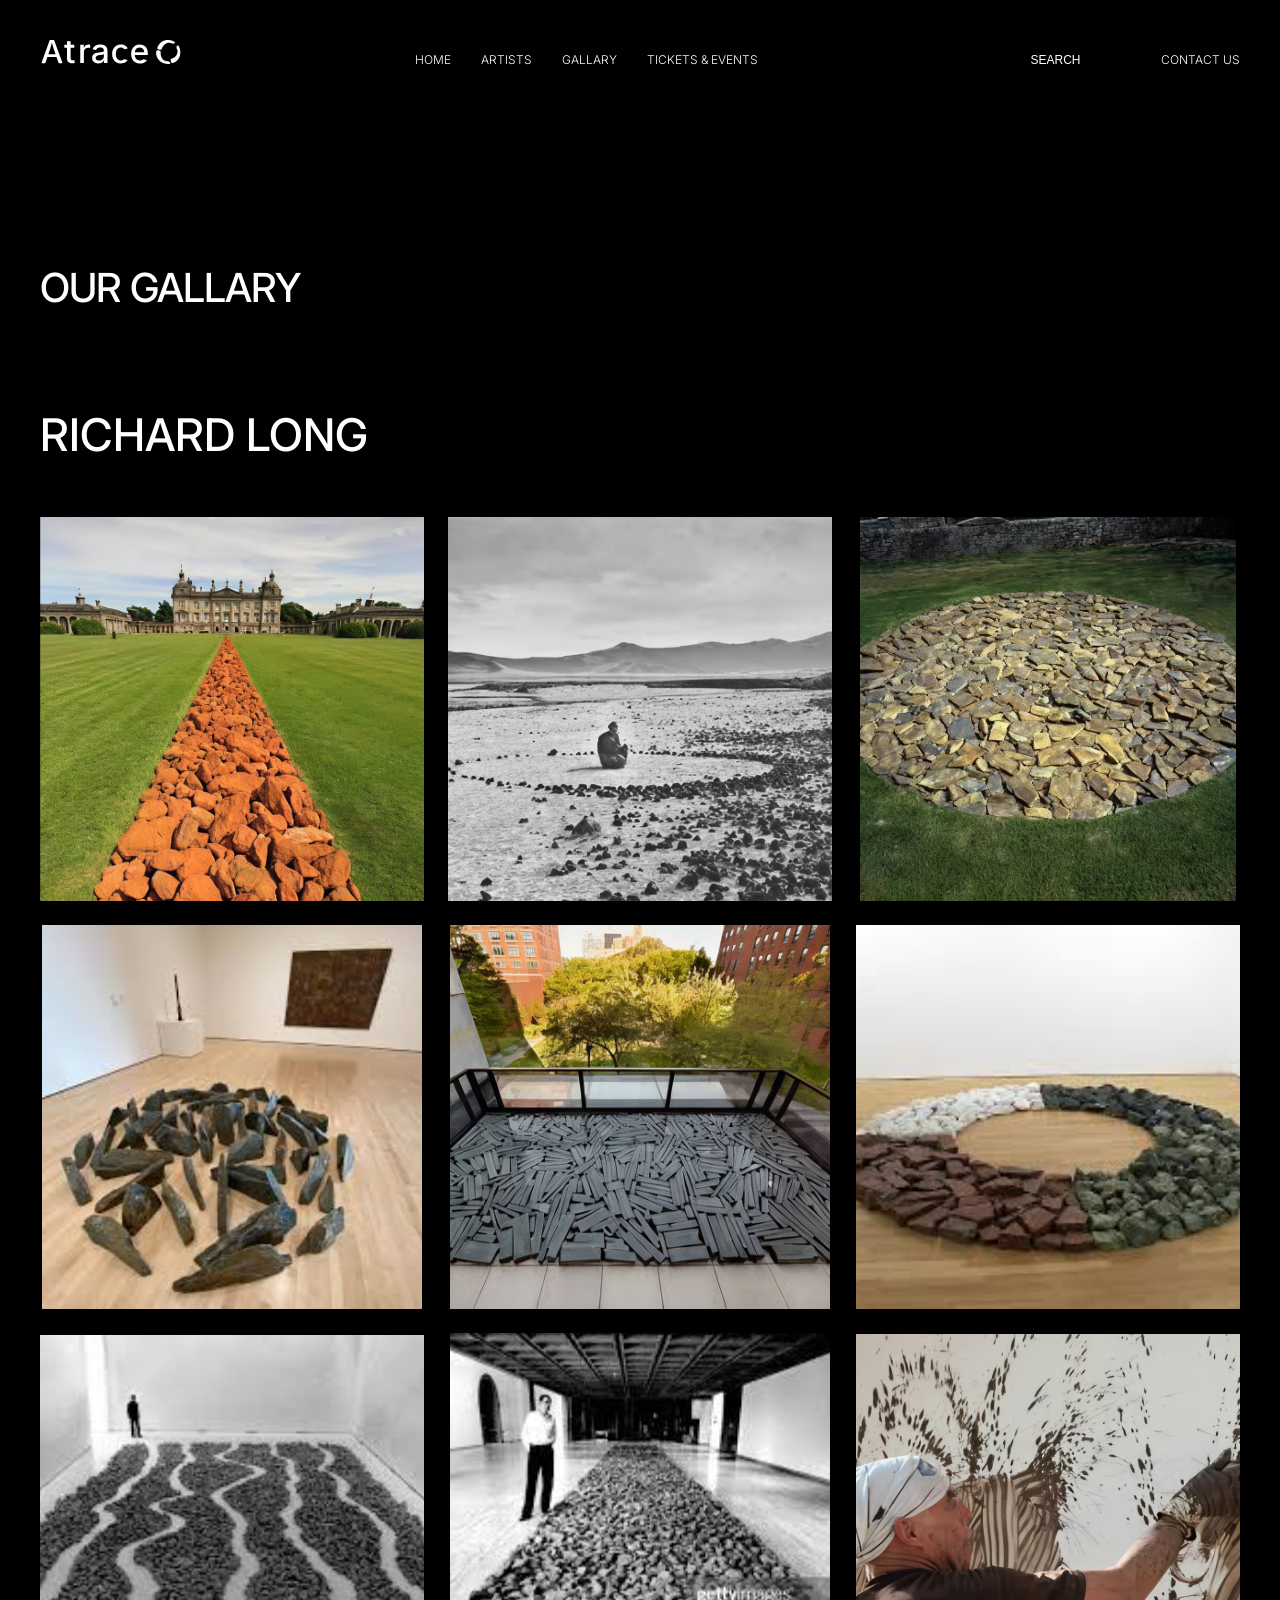
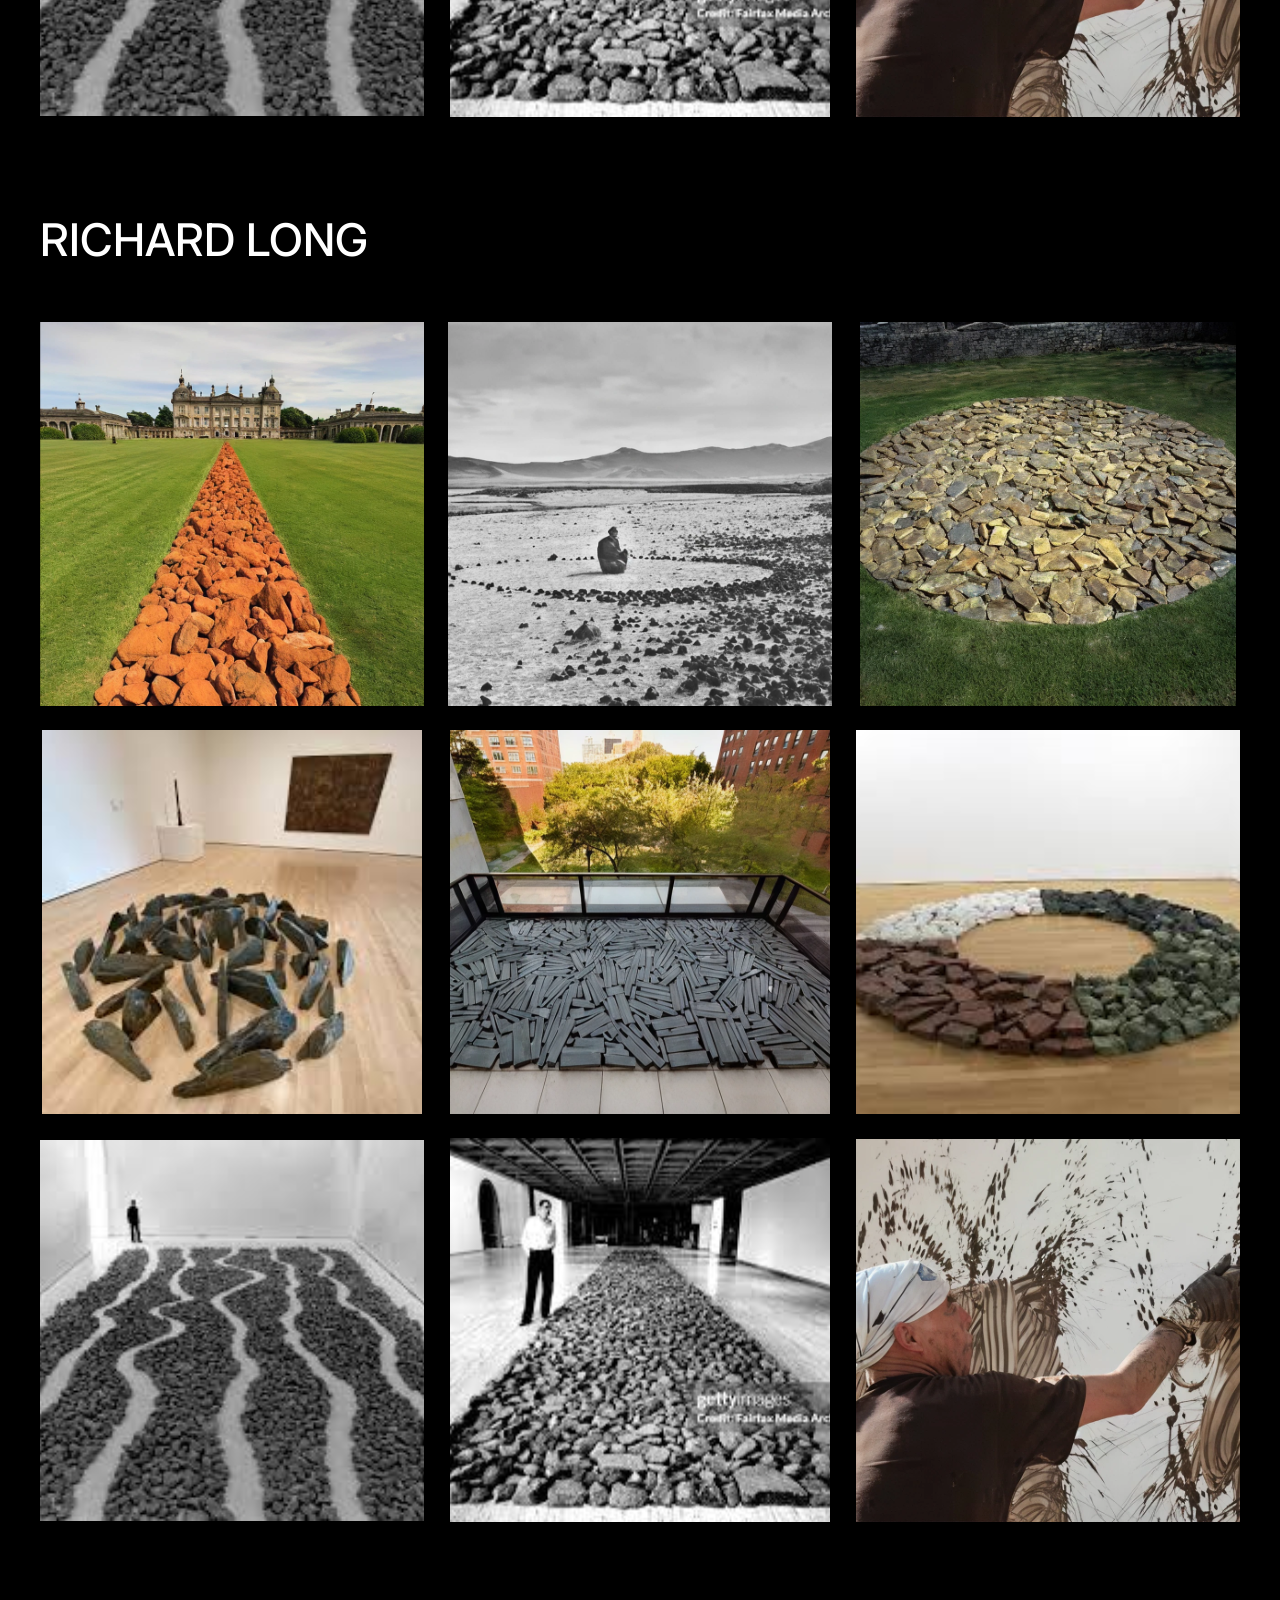
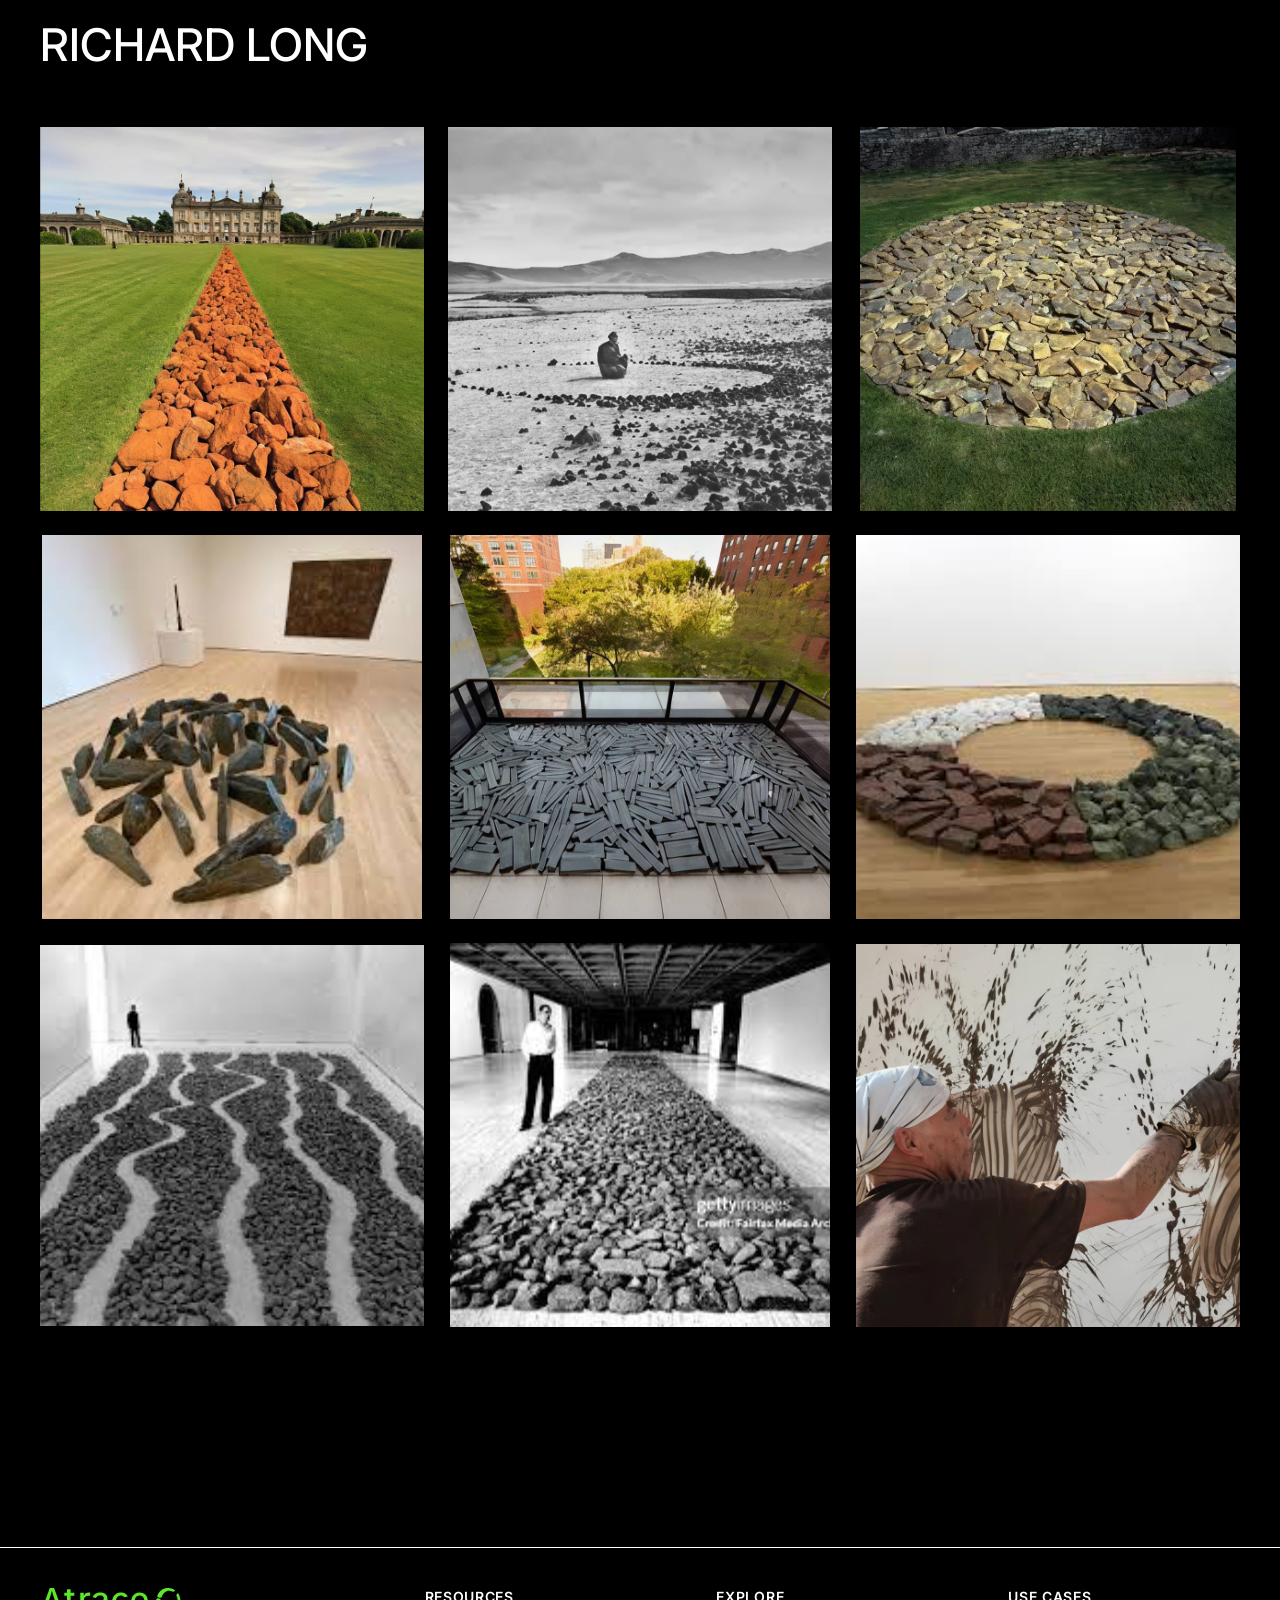
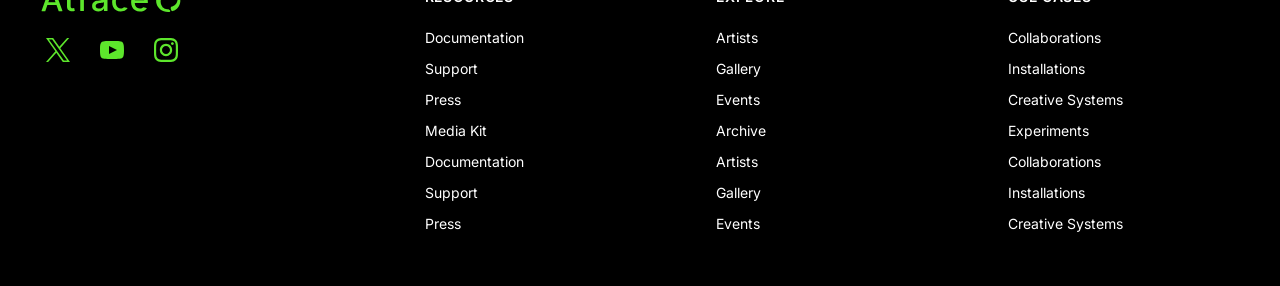
<file: gallary.html>
<!DOCTYPE html>
<html lang="en">

<head>
    <meta charset="UTF-8">
    <meta name="viewport" content="width=device-width, initial-scale=1.0">
    <title>Atrace</title>
    <link rel="icon" type="image/svg" sizes="32x32" href="assets/circule.svg">
    <!-- Google Font: Inter -->
    <link href="https://fonts.googleapis.com/css2?family=Inter:wght@300;400;500;600&display=swap" rel="stylesheet">

    <link rel="stylesheet" href="styles.css">
</head>

<body class="dark">


    <header class="header">
        <div class="logo">
            <div class="logo-inner">
                <!-- CHANGE WIDTH AND HEIGHT OF ATRACE DOWN HERE -->
                <svg width="110" height="24" viewBox="0 0 147 33" fill="none" xmlns="http://www.w3.org/2000/svg">
                    <path
                        d="M0.0226463 31.4394L11.1515 0.251324C11.205 0.101091 11.3487 0 11.5078 0H16.9969C17.156 0 17.2983 0.0996871 17.3532 0.248516L28.6919 31.4365C28.7821 31.6823 28.599 31.942 28.3356 31.942H23.8325C23.6719 31.942 23.5282 31.8409 23.4747 31.6893L17.3265 14.1696C16.8391 12.7263 16.3053 11.026 15.725 9.06732C15.1785 7.22521 14.5531 5.0335 13.8474 2.49499C13.7812 2.25489 13.9615 2.0134 14.2122 2.0134C14.4601 2.0134 14.6418 2.25068 14.5784 2.49077C13.8981 5.06017 13.284 7.27716 12.7361 9.14173C12.1558 11.1214 11.643 12.7965 11.1979 14.1696L5.24126 31.6851C5.18915 31.8381 5.04548 31.942 4.88209 31.942H0.379005C0.117018 31.942 -0.0660913 31.6837 0.0226463 31.4379V31.4394ZM6.01455 23.1415V19.8237C6.01455 19.6159 6.18357 19.446 6.39344 19.446H22.3042C22.5127 19.446 22.6831 19.6145 22.6831 19.8237V23.1415C22.6831 23.3493 22.5141 23.5191 22.3042 23.5191H6.39344C6.18498 23.5191 6.01455 23.3507 6.01455 23.1415Z"
                        fill="currentColor" />
                    <path
                        d="M45.0422 6.86156V10.154C45.0422 10.3618 44.8732 10.5317 44.6633 10.5317H31.6738C31.4653 10.5317 31.2949 10.3632 31.2949 10.154V6.86156C31.2949 6.65376 31.4639 6.48387 31.6738 6.48387H44.6633C44.8717 6.48387 45.0422 6.65236 45.0422 6.86156ZM35.3726 1.807H39.6066C39.8151 1.807 39.9855 1.97549 39.9855 2.18469V24.9358C39.9855 25.9467 40.201 26.6881 40.6321 27.1626C41.0631 27.6372 41.7702 27.8745 42.7533 27.8745C43.0111 27.8745 43.3505 27.845 43.7745 27.7846C44.0449 27.7467 44.29 27.7074 44.5098 27.6695C44.7098 27.6344 44.8985 27.7622 44.9422 27.9601L45.6732 31.2456C45.7155 31.4365 45.607 31.6331 45.4183 31.6893C44.9844 31.817 44.5281 31.9139 44.0478 31.9799C43.4421 32.0627 42.8449 32.1035 42.2561 32.1035C39.9574 32.1035 38.1728 31.5124 36.9023 30.3288C35.6318 29.1451 34.9965 27.4842 34.9965 25.343V2.18469C34.9965 1.97689 35.1655 1.807 35.3754 1.807H35.3726Z"
                        fill="currentColor" />
                    <path
                        d="M53.2384 31.386V6.86156C53.2384 6.65376 53.4075 6.48387 53.6173 6.48387H57.6908C57.8993 6.48387 58.0697 6.65236 58.0697 6.86156V10.5542H58.3416C58.8106 9.167 59.6275 8.08168 60.791 7.29822C61.9558 6.51476 63.2785 6.12303 64.7602 6.12303C65.0772 6.12303 65.4406 6.13427 65.849 6.15673C66.1054 6.17077 66.335 6.18902 66.5378 6.21289C66.7294 6.23536 66.8702 6.39682 66.8702 6.58918V10.5388C66.8702 10.7718 66.6632 10.9501 66.4336 10.9108C66.2674 10.8827 66.0645 10.8547 65.8265 10.8266C65.3124 10.7662 64.7912 10.7367 64.2616 10.7367C63.1123 10.7367 62.0756 10.9782 61.1544 11.4598C60.2318 11.9428 59.5135 12.6097 58.9993 13.4606C58.4852 14.3128 58.2275 15.2957 58.2275 16.4119V31.3874C58.2275 31.5952 58.0584 31.7651 57.8486 31.7651H53.6159C53.4075 31.7651 53.237 31.5966 53.237 31.3874L53.2384 31.386Z"
                        fill="currentColor" />
                    <path
                        d="M78.1004 32.3295C76.4975 32.3295 75.0453 32.0319 73.7453 31.4365C72.4438 30.8412 71.4155 29.9707 70.6606 28.825C69.9042 27.6793 69.5267 26.2781 69.5267 24.6199C69.5267 23.1878 69.8028 22.0126 70.3549 21.0929C70.9071 20.1733 71.655 19.4418 72.6015 18.8998C73.5467 18.3579 74.5974 17.9507 75.7552 17.6783C76.9116 17.4073 78.0878 17.2037 79.2822 17.0676C80.7795 16.8864 81.9964 16.739 82.9345 16.6267C83.8726 16.513 84.5642 16.3248 85.0107 16.0609C85.4572 15.7969 85.6798 15.3715 85.6798 14.7832V14.647C85.6798 13.6978 85.4981 12.8989 85.1361 12.2503C84.7727 11.6016 84.2318 11.1004 83.5134 10.7465C82.7951 10.3927 81.8993 10.2144 80.826 10.2144C79.7217 10.2144 78.7737 10.3843 77.9793 10.7227C77.1849 11.0625 76.5426 11.4949 76.051 12.0228C75.6411 12.4623 75.3186 12.9172 75.082 13.389C75.0003 13.5504 74.8228 13.6403 74.6467 13.5939L70.6732 12.5606C70.4521 12.503 70.3267 12.2615 70.4169 12.0509C70.9803 10.7283 71.7508 9.64718 72.7283 8.81037C73.8016 7.89072 75.0341 7.21959 76.4257 6.79838C77.8173 6.37717 79.254 6.16516 80.7358 6.16516C81.764 6.16516 82.8528 6.2859 84.0022 6.5274C85.1516 6.76889 86.2319 7.20555 87.246 7.83878C88.2588 8.472 89.0842 9.36216 89.7194 10.5065C90.3547 11.6522 90.6716 13.1447 90.6716 14.984V31.3846C90.6716 31.5924 90.5026 31.7623 90.2927 31.7623H86.2192C86.0108 31.7623 85.8403 31.5938 85.8403 31.3846V28.3027H85.591C85.2586 28.9514 84.767 29.5846 84.1163 30.2024C83.4655 30.8202 82.6458 31.3298 81.6542 31.7286C80.664 32.1273 79.4808 32.3281 78.1047 32.3281L78.1004 32.3295ZM79.2118 28.3266C80.5724 28.3266 81.7373 28.0626 82.7049 27.5347C83.6726 27.0068 84.4135 26.3062 84.9276 25.4314C85.4417 24.5581 85.6995 23.6301 85.6995 22.65V20.0778C85.6995 19.8068 85.4262 19.6285 85.1741 19.731C85.029 19.7914 84.86 19.8476 84.667 19.9023C84.16 20.0455 83.5825 20.1733 82.9317 20.287C82.281 20.4008 81.6542 20.4948 81.0485 20.5692C80.4428 20.6451 79.9442 20.7054 79.5512 20.7504C78.6132 20.8711 77.7554 21.0747 76.9764 21.3611C76.1975 21.6475 75.5778 22.0547 75.1172 22.5826C74.6552 23.1106 74.4256 23.8112 74.4256 24.6859C74.4256 25.4848 74.6326 26.1559 75.0496 26.6979C75.4651 27.2399 76.0285 27.647 76.7398 27.9194C77.4497 28.1904 78.2737 28.3266 79.2118 28.3266Z"
                        fill="currentColor" />
                    <path
                        d="M112.794 26.8229C112.28 27.2216 111.701 27.5305 111.05 27.7495C110.4 27.9728 109.68 28.0809 108.897 28.0809C107.367 28.0809 106.101 27.6807 105.094 26.8818C104.086 26.0829 103.34 25.0158 102.848 23.682C102.357 22.3468 102.11 20.8725 102.11 19.2607C102.11 17.6306 102.357 16.1465 102.848 14.807C103.34 13.4634 104.086 12.3921 105.094 11.5834C106.101 10.7746 107.366 10.3717 108.897 10.3717C109.666 10.3717 110.373 10.4812 111.015 10.689C111.657 10.9024 112.226 11.2015 112.718 11.5918C113.073 11.8754 113.387 12.1955 113.664 12.5507C113.756 12.6687 113.905 12.7263 114.052 12.6912L118.217 11.6971C118.466 11.6381 118.583 11.3559 118.455 11.1355C118.327 10.915 118.192 10.7044 118.046 10.498C117.404 9.57137 116.621 8.78651 115.687 8.14626C114.758 7.50602 113.719 7.01601 112.573 6.67482C111.421 6.33504 110.187 6.16656 108.875 6.16656C106.485 6.16656 104.403 6.70712 102.636 7.79665C100.864 8.88198 99.489 10.4068 98.5059 12.3724C97.5227 14.3423 97.0354 16.6351 97.0354 19.2593C97.0354 21.8511 97.5227 24.1299 98.5059 26.0871C99.489 28.0486 100.865 29.5692 102.636 30.6545C104.402 31.744 106.484 32.2846 108.875 32.2846C110.205 32.2846 111.453 32.1119 112.614 31.7623C113.78 31.4169 114.827 30.9128 115.756 30.2501C116.69 29.5874 117.477 28.7843 118.128 27.8394C118.21 27.7214 118.287 27.6035 118.361 27.4856L113.593 26.3371C113.463 26.3062 113.329 26.3469 113.233 26.441C113.097 26.5757 112.952 26.7035 112.795 26.8229H112.794Z"
                        fill="currentColor" />
                    <path
                        d="M146.166 18.8746C146.166 16.586 145.852 14.6343 145.224 13.0323C144.596 11.4247 143.748 10.1175 142.673 9.10522C141.599 8.09712 140.387 7.35298 139.043 6.88122C137.695 6.40384 136.297 6.16796 134.845 6.16796C132.485 6.16796 130.432 6.72116 128.674 7.82895C126.92 8.93674 125.564 10.4798 124.603 12.4553C123.643 14.4294 123.164 16.7137 123.164 19.3056C123.164 21.9298 123.651 24.2127 124.626 26.1559C125.605 28.1033 126.998 29.6099 128.81 30.6769C130.627 31.7482 132.781 32.2846 135.277 32.2846C137.09 32.2846 138.715 32.008 140.141 31.459C141.57 30.91 142.769 30.1378 143.725 29.1437C144.082 28.7745 144.4 28.3841 144.68 27.9728C144.83 27.7537 144.714 27.4519 144.456 27.3901L140.105 26.3427L140.055 26.3342C139.982 26.4157 139.908 26.4971 139.827 26.5743C139.27 27.1093 138.619 27.5094 137.863 27.7734C137.107 28.0359 136.26 28.1679 135.322 28.1679C133.901 28.1679 132.653 27.8632 131.578 27.2553C130.504 26.6417 129.67 25.7389 129.074 24.5413C128.579 23.557 128.291 22.3875 128.205 21.0396C128.191 20.8234 128.368 20.6408 128.585 20.6408H145.788C145.996 20.6408 146.166 20.4724 146.166 20.2632V18.8746ZM128.62 16.9314C128.398 16.9314 128.217 16.739 128.243 16.5186C128.347 15.62 128.585 14.7733 128.961 13.9815C129.48 12.8737 130.242 11.9793 131.239 11.3026C132.236 10.6216 133.439 10.2818 134.846 10.2818C136.267 10.2818 137.45 10.6174 138.398 11.2801C139.341 11.9428 140.056 12.8638 140.544 14.0489C140.848 14.7958 141.055 15.6144 141.168 16.5101C141.196 16.7334 141.015 16.9314 140.79 16.9314H128.62Z"
                        fill="currentColor" />
                </svg>
                <!-- CHANGE WIDTH AND HEIGHT OF THE CIRCULE DOWN HERE -->
                <svg width="25" height="24" viewBox="0 0 36 35" fill="none" xmlns="http://www.w3.org/2000/svg">
                    <path
                        d="M22.0996 4.79699C21.9869 4.74224 21.8714 4.69169 21.7601 4.63413C22.7137 5.11571 22.2926 4.86579 22.0531 4.76751C21.8207 4.67203 21.5869 4.58218 21.3489 4.50074C21.1108 4.41931 20.8728 4.34349 20.6305 4.27469C20.5699 4.25784 20.5094 4.24099 20.4488 4.22414C20.1812 4.15254 20.3685 4.20028 21.0094 4.36876C20.8869 4.34208 20.7657 4.3112 20.6418 4.28452C20.1699 4.18202 19.6952 4.11182 19.2163 4.05426C18.8431 4.00933 20.2446 4.1385 19.6051 4.09357C19.4797 4.08514 19.3544 4.07672 19.229 4.0711C18.9783 4.05987 18.7262 4.05566 18.4754 4.05706C18.2444 4.05987 18.0149 4.07391 17.7853 4.08093C18.9755 4.04864 18.0332 4.06549 17.7317 4.10199C17.2317 4.16377 16.7401 4.25644 16.25 4.36736C15.7485 4.47968 16.9768 4.15956 16.4852 4.30558C16.3655 4.34068 16.2443 4.37438 16.1232 4.41088C15.8838 4.4853 15.6457 4.56533 15.4105 4.65238C14.9288 4.83069 14.4597 5.0413 14.0019 5.27297C14.1963 5.17187 14.3921 5.07078 14.5865 4.96969C13.3949 5.59168 12.3117 6.38216 11.3483 7.31585C11.4863 7.18106 11.6243 7.04487 11.7624 6.91008C10.4567 8.2018 9.41576 9.72378 8.70163 11.4143C8.77065 11.2486 8.84107 11.0843 8.91009 10.9186C8.65515 11.5378 8.44669 12.1696 8.2833 12.8197C7.92131 14.2631 5.84232 14.4273 4.64366 14.1844C3.86333 14.0272 3.0027 13.766 2.41112 13.2086C2.00687 12.8281 1.53362 12.2749 1.68574 11.667C2.58157 8.0965 4.80563 4.91353 7.85651 2.83555C10.9863 0.702804 14.9316 -0.249138 18.6994 0.0555395C21.2714 0.263338 23.6997 0.890945 26.0196 2.02682C26.5365 2.27954 27.1858 2.86222 27.3309 3.45192C27.4675 4.00371 27.2041 4.57937 26.7351 4.88966C25.3688 5.79387 23.4771 5.47234 22.0996 4.79699Z"
                        fill="currentColor" />
                    <path
                        d="M30.3607 13.1904C30.4184 13.3013 30.4719 13.415 30.5311 13.5259C30.0268 12.5866 30.286 12.9994 30.3916 13.2367C30.4973 13.474 30.5874 13.6972 30.6762 13.9317C30.7649 14.1662 30.8452 14.4035 30.9198 14.6421C30.9381 14.7025 30.9565 14.7615 30.9748 14.8219C31.0536 15.0858 31.0001 14.9019 30.817 14.2659C30.8466 14.388 30.8804 14.5074 30.91 14.6295C31.0227 15.0971 31.1058 15.5688 31.1734 16.0448C31.2269 16.4155 31.0649 15.0226 31.1255 15.6587C31.1368 15.7836 31.148 15.9086 31.1565 16.0336C31.1734 16.2835 31.1832 16.5334 31.1875 16.7847C31.1903 17.015 31.1804 17.2438 31.1804 17.4741C31.1846 16.2863 31.1903 17.227 31.1607 17.5275C31.11 18.0273 31.0283 18.5187 30.9283 19.0115C30.8269 19.5142 31.1199 18.2814 30.9846 18.7757C30.9522 18.8964 30.9212 19.0171 30.8874 19.1379C30.8184 19.3794 30.7438 19.6181 30.6621 19.854C30.4931 20.3384 30.2944 20.8101 30.0719 21.272C30.1691 21.0755 30.2649 20.8789 30.3621 20.6823C29.7663 21.8842 28.9986 22.9822 28.083 23.9636C28.2154 23.8232 28.3479 23.6828 28.4803 23.541C27.2154 24.872 25.7125 25.9433 24.0335 26.6959C24.1969 26.6229 24.3617 26.5498 24.5251 26.4768C23.9096 26.745 23.28 26.9682 22.6334 27.1452C21.1953 27.5397 21.0784 29.6149 21.3489 30.8041C21.5249 31.5791 21.8066 32.43 22.3799 33.007C22.7715 33.4016 23.3363 33.8593 23.9434 33.6936C27.5027 32.7192 30.6452 30.4278 32.658 27.3417C34.7243 24.1728 35.5891 20.219 35.1961 16.4716C34.9285 13.9135 34.2426 11.5083 33.0509 9.22254C32.7847 8.71287 32.1861 8.07965 31.5917 7.94767C31.0353 7.82411 30.4635 8.09931 30.1635 8.57387C29.2873 9.95545 29.655 11.8327 30.3635 13.1918L30.3607 13.1904Z"
                        fill="currentColor" />
                    <path
                        d="M16.1105 30.8715C15.9851 30.8771 15.8584 30.8771 15.733 30.8827C16.7993 30.8266 16.3147 30.8855 16.0556 30.8799C15.8049 30.8743 15.5541 30.8617 15.3034 30.8406C15.0527 30.8209 14.8034 30.7929 14.5541 30.7592C14.4921 30.7507 14.4301 30.7423 14.3682 30.7325C14.0949 30.6904 14.2851 30.7227 14.94 30.8266C14.8175 30.8013 14.6935 30.7816 14.5696 30.7564C14.0977 30.6595 13.6329 30.5331 13.1723 30.3941C12.8131 30.2846 14.147 30.7297 13.5442 30.5149C13.4258 30.4727 13.3075 30.4292 13.1906 30.3829C12.9568 30.2916 12.7244 30.1947 12.4962 30.0922C12.2864 29.9982 12.0821 29.8915 11.8736 29.7932C12.9498 30.3014 12.0948 29.9069 11.8342 29.7525C11.4018 29.4955 10.9891 29.2119 10.5848 28.9128C10.1721 28.6082 11.1666 29.3958 10.775 29.0645C10.6792 28.983 10.582 28.9044 10.4877 28.823C10.2975 28.6587 10.113 28.4902 9.93268 28.3147C9.56365 27.9567 9.21997 27.5776 8.89601 27.1803C9.03404 27.3516 9.17068 27.5214 9.30871 27.6927C8.47064 26.6453 7.80017 25.4856 7.29732 24.243C7.36916 24.4227 7.441 24.601 7.51142 24.7807C6.83955 23.0734 6.50431 21.2622 6.53389 19.4285C6.53108 19.6083 6.52686 19.7866 6.52404 19.9663C6.54094 19.2966 6.60574 18.6338 6.71983 17.9753C6.97337 16.5095 5.13662 15.5225 3.94219 15.2613C3.16468 15.0914 2.27168 14.9847 1.50403 15.2557C0.980053 15.441 0.323675 15.757 0.216626 16.3747C-0.410171 20.0014 0.33636 23.8091 2.28577 26.9374C4.28589 30.1484 7.51001 32.6069 11.0806 33.8438C13.5174 34.6891 15.9936 35.092 18.5754 34.9867C19.1515 34.9629 19.9812 34.6919 20.353 34.2103C20.7009 33.7596 20.6939 33.1278 20.3896 32.6546C19.5065 31.2773 17.6458 30.8111 16.1105 30.8743V30.8715Z"
                        fill="currentColor" />
                </svg>

            </div>


        </div>

        <nav class="nav">
            <a href="index.html">HOME</a>
            <a href="Artists.html">ARTISTS</a>
            <a href="gallary.html">GALLARY</a>
            <a href="events.html">TICKETS & EVENTS</a>
        </nav>

        <div class="actions">
            <form class="search-container">
                <div class="search-box">
                    <input type="text" placeholder="SEARCH" id="searchInput">

                    <button class="search-icon" type="submit">
                        <!-- SVG -->
                        <svg viewBox="0 0 36 35" xmlns="http://www.w3.org/2000/svg">
                            <path
                                d="M22.0996 4.79699C21.9869 4.74224 21.8714 4.69169 21.7601 4.63413C22.7137 5.11571 22.2926 4.86579 22.0531 4.76751C21.8207 4.67203 21.5869 4.58218 21.3489 4.50074C21.1108 4.41931 20.8728 4.34349 20.6305 4.27469C20.5699 4.25784 20.5094 4.24099 20.4488 4.22414C20.1812 4.15254 20.3685 4.20028 21.0094 4.36876C20.8869 4.34208 20.7657 4.3112 20.6418 4.28452C20.1699 4.18202 19.6952 4.11182 19.2163 4.05426C18.8431 4.00933 20.2446 4.1385 19.6051 4.09357C19.4797 4.08514 19.3544 4.07672 19.229 4.0711C18.9783 4.05987 18.7262 4.05566 18.4755 4.05706C18.2445 4.05987 18.0149 4.07391 17.7853 4.08093C18.9755 4.04864 18.0332 4.06549 17.7317 4.10199C17.2317 4.16377 16.7401 4.25644 16.25 4.36736C15.7485 4.47968 16.9768 4.15956 16.4852 4.30558C16.3655 4.34068 16.2443 4.37438 16.1232 4.41088C15.8838 4.4853 15.6457 4.56533 15.4105 4.65238C14.9288 4.83069 14.4597 5.0413 14.002 5.27297C14.1963 5.17187 14.3921 5.07078 14.5865 4.96969C13.3949 5.59168 12.3117 6.38216 11.3483 7.31585C11.4863 7.18106 11.6243 7.04487 11.7624 6.91008C10.4567 8.2018 9.41577 9.72378 8.70164 11.4143C8.77066 11.2486 8.84108 11.0843 8.9101 10.9186C8.65516 11.5378 8.4467 12.1696 8.28331 12.8197C7.92132 14.2631 5.84233 14.4273 4.64367 14.1844C3.86334 14.0272 3.00271 13.766 2.41113 13.2086C2.00688 12.8281 1.53363 12.2749 1.68575 11.667C2.58158 8.0965 4.80564 4.91353 7.85652 2.83555C10.9863 0.702804 14.9316 -0.249138 18.6994 0.0555395C21.2714 0.263338 23.6997 0.890945 26.0196 2.02682C26.5365 2.27954 27.1858 2.86222 27.3309 3.45192C27.4675 4.00371 27.2041 4.57937 26.7351 4.88966C25.3688 5.79387 23.4772 5.47234 22.0996 4.79699Z"
                                fill="currentColor" />
                            <path
                                d="M30.3607 13.1904C30.4184 13.3013 30.4719 13.415 30.5311 13.5259C30.0268 12.5866 30.286 12.9994 30.3916 13.2367C30.4973 13.474 30.5874 13.6972 30.6762 13.9317C30.7649 14.1662 30.8452 14.4035 30.9198 14.6421C30.9381 14.7025 30.9565 14.7615 30.9748 14.8219C31.0537 15.0858 31.0001 14.9019 30.817 14.2659C30.8466 14.388 30.8804 14.5074 30.91 14.6295C31.0227 15.0971 31.1058 15.5688 31.1734 16.0448C31.2269 16.4155 31.0649 15.0226 31.1255 15.6587C31.1368 15.7836 31.148 15.9086 31.1565 16.0336C31.1734 16.2835 31.1832 16.5334 31.1875 16.7847C31.1903 17.015 31.1804 17.2438 31.1804 17.4741C31.1846 16.2863 31.1903 17.227 31.1607 17.5275C31.11 18.0273 31.0283 18.5187 30.9283 19.0115C30.8269 19.5142 31.1199 18.2814 30.9846 18.7757C30.9522 18.8964 30.9212 19.0171 30.8874 19.1379C30.8184 19.3794 30.7438 19.6181 30.6621 19.854C30.4931 20.3384 30.2944 20.8101 30.0719 21.272C30.1691 21.0755 30.2649 20.8789 30.3621 20.6823C29.7663 21.8842 28.9986 22.9822 28.0831 23.9636C28.2155 23.8232 28.3479 23.6828 28.4803 23.541C27.2154 24.872 25.7125 25.9433 24.0335 26.6959C24.1969 26.6229 24.3617 26.5498 24.5251 26.4768C23.9096 26.745 23.28 26.9682 22.6334 27.1452C21.1953 27.5397 21.0784 29.6149 21.3489 30.8041C21.5249 31.5791 21.8066 32.43 22.3799 33.007C22.7715 33.4016 23.3363 33.8593 23.9434 33.6936C27.5027 32.7192 30.6452 30.4278 32.658 27.3417C34.7243 24.1728 35.5891 20.219 35.1961 16.4716C34.9285 13.9135 34.2426 11.5083 33.0509 9.22254C32.7847 8.71287 32.1861 8.07965 31.5917 7.94767C31.0353 7.82411 30.4635 8.09931 30.1635 8.57387C29.2873 9.95545 29.655 11.8327 30.3635 13.1918L30.3607 13.1904Z"
                                fill="currentColor" />
                            <path
                                d="M16.1105 30.8715C15.9851 30.8771 15.8584 30.8771 15.733 30.8827C16.7993 30.8266 16.3147 30.8855 16.0556 30.8799C15.8049 30.8743 15.5541 30.8617 15.3034 30.8406C15.0527 30.8209 14.8034 30.7929 14.5541 30.7592C14.4921 30.7507 14.4301 30.7423 14.3682 30.7325C14.0949 30.6904 14.2851 30.7227 14.94 30.8266C14.8175 30.8013 14.6935 30.7816 14.5696 30.7564C14.0977 30.6595 13.6329 30.5331 13.1723 30.3941C12.8131 30.2846 14.147 30.7297 13.5442 30.5149C13.4258 30.4727 13.3075 30.4292 13.1906 30.3829C12.9568 30.2916 12.7244 30.1947 12.4962 30.0922C12.2864 29.9982 12.0821 29.8915 11.8736 29.7932C12.9498 30.3014 12.0948 29.9069 11.8342 29.7525C11.4018 29.4955 10.9891 29.2119 10.5848 28.9128C10.1721 28.6082 11.1666 29.3958 10.775 29.0645C10.6792 28.983 10.582 28.9044 10.4877 28.823C10.2975 28.6587 10.113 28.4902 9.93268 28.3147C9.56365 27.9567 9.21997 27.5776 8.89601 27.1803C9.03404 27.3516 9.17068 27.5214 9.30871 27.6927C8.47064 26.6453 7.80017 25.4856 7.29732 24.243C7.36916 24.4227 7.441 24.601 7.51142 24.7807C6.83955 23.0734 6.50431 21.2622 6.53389 19.4285C6.53108 19.6083 6.52686 19.7866 6.52404 19.9663C6.54094 19.2966 6.60574 18.6338 6.71983 17.9753C6.97337 16.5095 5.13662 15.5225 3.94219 15.2613C3.16468 15.0914 2.27168 14.9847 1.50403 15.2557C0.980053 15.4411 0.323675 15.757 0.216626 16.3747C-0.410171 20.0014 0.33636 23.8091 2.28577 26.9374C4.28589 30.1484 7.51001 32.6069 11.0806 33.8438C13.5174 34.6891 15.9936 35.092 18.5754 34.9867C19.1515 34.9629 19.9812 34.6919 20.353 34.2103C20.7009 33.7596 20.6939 33.1278 20.3896 32.6546C19.5065 31.2773 17.6458 30.8111 16.1105 30.8743V30.8715Z"
                                fill="currentColor" />
                        </svg>
                    </button>
                </div>

                <span class="underline"></span>
            </form>
            <div class="auth">
                <a href="contact.html">CONTACT US</a>

            </div>
            <button class="burger-menu" id="burgerBtn" aria-label="Open Menu">
                <svg width="24" height="24" viewBox="0 0 20 20" fill="none" stroke="currentColor" stroke-width="2"
                    stroke-linecap="round" stroke-linejoin="round">
                    <line x1="3" y1="12" x2="21" y2="12"></line>
                    <line x1="3" y1="6" x2="21" y2="6"></line>
                    <line x1="3" y1="18" x2="21" y2="18"></line>
                </svg>
            </button>
        </div>


    </header>

    <aside class="mobile-sidebar" id="mobileSidebar">
        <div class="sidebar-header">
            <div class="logo">
                <div class="logo-inner">
                    <!-- CHANGE WIDTH AND HEIGHT OF ATRACE DOWN HERE -->
                    <svg width="110" height="24" viewBox="0 0 147 33" fill="none" xmlns="http://www.w3.org/2000/svg">
                        <path
                            d="M0.0226463 31.4394L11.1515 0.251324C11.205 0.101091 11.3487 0 11.5078 0H16.9969C17.156 0 17.2983 0.0996871 17.3532 0.248516L28.6919 31.4365C28.7821 31.6823 28.599 31.942 28.3356 31.942H23.8325C23.6719 31.942 23.5282 31.8409 23.4747 31.6893L17.3265 14.1696C16.8391 12.7263 16.3053 11.026 15.725 9.06732C15.1785 7.22521 14.5531 5.0335 13.8474 2.49499C13.7812 2.25489 13.9615 2.0134 14.2122 2.0134C14.4601 2.0134 14.6418 2.25068 14.5784 2.49077C13.8981 5.06017 13.284 7.27716 12.7361 9.14173C12.1558 11.1214 11.643 12.7965 11.1979 14.1696L5.24126 31.6851C5.18915 31.8381 5.04548 31.942 4.88209 31.942H0.379005C0.117018 31.942 -0.0660913 31.6837 0.0226463 31.4379V31.4394ZM6.01455 23.1415V19.8237C6.01455 19.6159 6.18357 19.446 6.39344 19.446H22.3042C22.5127 19.446 22.6831 19.6145 22.6831 19.8237V23.1415C22.6831 23.3493 22.5141 23.5191 22.3042 23.5191H6.39344C6.18498 23.5191 6.01455 23.3507 6.01455 23.1415Z"
                            fill="currentColor" />
                        <path
                            d="M45.0422 6.86156V10.154C45.0422 10.3618 44.8732 10.5317 44.6633 10.5317H31.6738C31.4653 10.5317 31.2949 10.3632 31.2949 10.154V6.86156C31.2949 6.65376 31.4639 6.48387 31.6738 6.48387H44.6633C44.8717 6.48387 45.0422 6.65236 45.0422 6.86156ZM35.3726 1.807H39.6066C39.8151 1.807 39.9855 1.97549 39.9855 2.18469V24.9358C39.9855 25.9467 40.201 26.6881 40.6321 27.1626C41.0631 27.6372 41.7702 27.8745 42.7533 27.8745C43.0111 27.8745 43.3505 27.845 43.7745 27.7846C44.0449 27.7467 44.29 27.7074 44.5098 27.6695C44.7098 27.6344 44.8985 27.7622 44.9422 27.9601L45.6732 31.2456C45.7155 31.4365 45.607 31.6331 45.4183 31.6893C44.9844 31.817 44.5281 31.9139 44.0478 31.9799C43.4421 32.0627 42.8449 32.1035 42.2561 32.1035C39.9574 32.1035 38.1728 31.5124 36.9023 30.3288C35.6318 29.1451 34.9965 27.4842 34.9965 25.343V2.18469C34.9965 1.97689 35.1655 1.807 35.3754 1.807H35.3726Z"
                            fill="currentColor" />
                        <path
                            d="M53.2384 31.386V6.86156C53.2384 6.65376 53.4075 6.48387 53.6173 6.48387H57.6908C57.8993 6.48387 58.0697 6.65236 58.0697 6.86156V10.5542H58.3416C58.8106 9.167 59.6275 8.08168 60.791 7.29822C61.9558 6.51476 63.2785 6.12303 64.7602 6.12303C65.0772 6.12303 65.4406 6.13427 65.849 6.15673C66.1054 6.17077 66.335 6.18902 66.5378 6.21289C66.7294 6.23536 66.8702 6.39682 66.8702 6.58918V10.5388C66.8702 10.7718 66.6632 10.9501 66.4336 10.9108C66.2674 10.8827 66.0645 10.8547 65.8265 10.8266C65.3124 10.7662 64.7912 10.7367 64.2616 10.7367C63.1123 10.7367 62.0756 10.9782 61.1544 11.4598C60.2318 11.9428 59.5135 12.6097 58.9993 13.4606C58.4852 14.3128 58.2275 15.2957 58.2275 16.4119V31.3874C58.2275 31.5952 58.0584 31.7651 57.8486 31.7651H53.6159C53.4075 31.7651 53.237 31.5966 53.237 31.3874L53.2384 31.386Z"
                            fill="currentColor" />
                        <path
                            d="M78.1004 32.3295C76.4975 32.3295 75.0453 32.0319 73.7453 31.4365C72.4438 30.8412 71.4155 29.9707 70.6606 28.825C69.9042 27.6793 69.5267 26.2781 69.5267 24.6199C69.5267 23.1878 69.8028 22.0126 70.3549 21.0929C70.9071 20.1733 71.655 19.4418 72.6015 18.8998C73.5467 18.3579 74.5974 17.9507 75.7552 17.6783C76.9116 17.4073 78.0878 17.2037 79.2822 17.0676C80.7795 16.8864 81.9964 16.739 82.9345 16.6267C83.8726 16.513 84.5642 16.3248 85.0107 16.0609C85.4572 15.7969 85.6798 15.3715 85.6798 14.7832V14.647C85.6798 13.6978 85.4981 12.8989 85.1361 12.2503C84.7727 11.6016 84.2318 11.1004 83.5134 10.7465C82.7951 10.3927 81.8993 10.2144 80.826 10.2144C79.7217 10.2144 78.7737 10.3843 77.9793 10.7227C77.1849 11.0625 76.5426 11.4949 76.051 12.0228C75.6411 12.4623 75.3186 12.9172 75.082 13.389C75.0003 13.5504 74.8228 13.6403 74.6467 13.5939L70.6732 12.5606C70.4521 12.503 70.3267 12.2615 70.4169 12.0509C70.9803 10.7283 71.7508 9.64718 72.7283 8.81037C73.8016 7.89072 75.0341 7.21959 76.4257 6.79838C77.8173 6.37717 79.254 6.16516 80.7358 6.16516C81.764 6.16516 82.8528 6.2859 84.0022 6.5274C85.1516 6.76889 86.2319 7.20555 87.246 7.83878C88.2588 8.472 89.0842 9.36216 89.7194 10.5065C90.3547 11.6522 90.6716 13.1447 90.6716 14.984V31.3846C90.6716 31.5924 90.5026 31.7623 90.2927 31.7623H86.2192C86.0108 31.7623 85.8403 31.5938 85.8403 31.3846V28.3027H85.591C85.2586 28.9514 84.767 29.5846 84.1163 30.2024C83.4655 30.8202 82.6458 31.3298 81.6542 31.7286C80.664 32.1273 79.4808 32.3281 78.1047 32.3281L78.1004 32.3295ZM79.2118 28.3266C80.5724 28.3266 81.7373 28.0626 82.7049 27.5347C83.6726 27.0068 84.4135 26.3062 84.9276 25.4314C85.4417 24.5581 85.6995 23.6301 85.6995 22.65V20.0778C85.6995 19.8068 85.4262 19.6285 85.1741 19.731C85.029 19.7914 84.86 19.8476 84.667 19.9023C84.16 20.0455 83.5825 20.1733 82.9317 20.287C82.281 20.4008 81.6542 20.4948 81.0485 20.5692C80.4428 20.6451 79.9442 20.7054 79.5512 20.7504C78.6132 20.8711 77.7554 21.0747 76.9764 21.3611C76.1975 21.6475 75.5778 22.0547 75.1172 22.5826C74.6552 23.1106 74.4256 23.8112 74.4256 24.6859C74.4256 25.4848 74.6326 26.1559 75.0496 26.6979C75.4651 27.2399 76.0285 27.647 76.7398 27.9194C77.4497 28.1904 78.2737 28.3266 79.2118 28.3266Z"
                            fill="currentColor" />
                        <path
                            d="M112.794 26.8229C112.28 27.2216 111.701 27.5305 111.05 27.7495C110.4 27.9728 109.68 28.0809 108.897 28.0809C107.367 28.0809 106.101 27.6807 105.094 26.8818C104.086 26.0829 103.34 25.0158 102.848 23.682C102.357 22.3468 102.11 20.8725 102.11 19.2607C102.11 17.6306 102.357 16.1465 102.848 14.807C103.34 13.4634 104.086 12.3921 105.094 11.5834C106.101 10.7746 107.366 10.3717 108.897 10.3717C109.666 10.3717 110.373 10.4812 111.015 10.689C111.657 10.9024 112.226 11.2015 112.718 11.5918C113.073 11.8754 113.387 12.1955 113.664 12.5507C113.756 12.6687 113.905 12.7263 114.052 12.6912L118.217 11.6971C118.466 11.6381 118.583 11.3559 118.455 11.1355C118.327 10.915 118.192 10.7044 118.046 10.498C117.404 9.57137 116.621 8.78651 115.687 8.14626C114.758 7.50602 113.719 7.01601 112.573 6.67482C111.421 6.33504 110.187 6.16656 108.875 6.16656C106.485 6.16656 104.403 6.70712 102.636 7.79665C100.864 8.88198 99.489 10.4068 98.5059 12.3724C97.5227 14.3423 97.0354 16.6351 97.0354 19.2593C97.0354 21.8511 97.5227 24.1299 98.5059 26.0871C99.489 28.0486 100.865 29.5692 102.636 30.6545C104.402 31.744 106.484 32.2846 108.875 32.2846C110.205 32.2846 111.453 32.1119 112.614 31.7623C113.78 31.4169 114.827 30.9128 115.756 30.2501C116.69 29.5874 117.477 28.7843 118.128 27.8394C118.21 27.7214 118.287 27.6035 118.361 27.4856L113.593 26.3371C113.463 26.3062 113.329 26.3469 113.233 26.441C113.097 26.5757 112.952 26.7035 112.795 26.8229H112.794Z"
                            fill="currentColor" />
                        <path
                            d="M146.166 18.8746C146.166 16.586 145.852 14.6343 145.224 13.0323C144.596 11.4247 143.748 10.1175 142.673 9.10522C141.599 8.09712 140.387 7.35298 139.043 6.88122C137.695 6.40384 136.297 6.16796 134.845 6.16796C132.485 6.16796 130.432 6.72116 128.674 7.82895C126.92 8.93674 125.564 10.4798 124.603 12.4553C123.643 14.4294 123.164 16.7137 123.164 19.3056C123.164 21.9298 123.651 24.2127 124.626 26.1559C125.605 28.1033 126.998 29.6099 128.81 30.6769C130.627 31.7482 132.781 32.2846 135.277 32.2846C137.09 32.2846 138.715 32.008 140.141 31.459C141.57 30.91 142.769 30.1378 143.725 29.1437C144.082 28.7745 144.4 28.3841 144.68 27.9728C144.83 27.7537 144.714 27.4519 144.456 27.3901L140.105 26.3427L140.055 26.3342C139.982 26.4157 139.908 26.4971 139.827 26.5743C139.27 27.1093 138.619 27.5094 137.863 27.7734C137.107 28.0359 136.26 28.1679 135.322 28.1679C133.901 28.1679 132.653 27.8632 131.578 27.2553C130.504 26.6417 129.67 25.7389 129.074 24.5413C128.579 23.557 128.291 22.3875 128.205 21.0396C128.191 20.8234 128.368 20.6408 128.585 20.6408H145.788C145.996 20.6408 146.166 20.4724 146.166 20.2632V18.8746ZM128.62 16.9314C128.398 16.9314 128.217 16.739 128.243 16.5186C128.347 15.62 128.585 14.7733 128.961 13.9815C129.48 12.8737 130.242 11.9793 131.239 11.3026C132.236 10.6216 133.439 10.2818 134.846 10.2818C136.267 10.2818 137.45 10.6174 138.398 11.2801C139.341 11.9428 140.056 12.8638 140.544 14.0489C140.848 14.7958 141.055 15.6144 141.168 16.5101C141.196 16.7334 141.015 16.9314 140.79 16.9314H128.62Z"
                            fill="currentColor" />
                    </svg>
                    <!-- CHANGE WIDTH AND HEIGHT OF THE CIRCULE DOWN HERE -->
                    <svg width="25" height="24" viewBox="0 0 36 35" fill="none" xmlns="http://www.w3.org/2000/svg">
                        <path
                            d="M22.0996 4.79699C21.9869 4.74224 21.8714 4.69169 21.7601 4.63413C22.7137 5.11571 22.2926 4.86579 22.0531 4.76751C21.8207 4.67203 21.5869 4.58218 21.3489 4.50074C21.1108 4.41931 20.8728 4.34349 20.6305 4.27469C20.5699 4.25784 20.5094 4.24099 20.4488 4.22414C20.1812 4.15254 20.3685 4.20028 21.0094 4.36876C20.8869 4.34208 20.7657 4.3112 20.6418 4.28452C20.1699 4.18202 19.6952 4.11182 19.2163 4.05426C18.8431 4.00933 20.2446 4.1385 19.6051 4.09357C19.4797 4.08514 19.3544 4.07672 19.229 4.0711C18.9783 4.05987 18.7262 4.05566 18.4754 4.05706C18.2444 4.05987 18.0149 4.07391 17.7853 4.08093C18.9755 4.04864 18.0332 4.06549 17.7317 4.10199C17.2317 4.16377 16.7401 4.25644 16.25 4.36736C15.7485 4.47968 16.9768 4.15956 16.4852 4.30558C16.3655 4.34068 16.2443 4.37438 16.1232 4.41088C15.8838 4.4853 15.6457 4.56533 15.4105 4.65238C14.9288 4.83069 14.4597 5.0413 14.0019 5.27297C14.1963 5.17187 14.3921 5.07078 14.5865 4.96969C13.3949 5.59168 12.3117 6.38216 11.3483 7.31585C11.4863 7.18106 11.6243 7.04487 11.7624 6.91008C10.4567 8.2018 9.41576 9.72378 8.70163 11.4143C8.77065 11.2486 8.84107 11.0843 8.91009 10.9186C8.65515 11.5378 8.44669 12.1696 8.2833 12.8197C7.92131 14.2631 5.84232 14.4273 4.64366 14.1844C3.86333 14.0272 3.0027 13.766 2.41112 13.2086C2.00687 12.8281 1.53362 12.2749 1.68574 11.667C2.58157 8.0965 4.80563 4.91353 7.85651 2.83555C10.9863 0.702804 14.9316 -0.249138 18.6994 0.0555395C21.2714 0.263338 23.6997 0.890945 26.0196 2.02682C26.5365 2.27954 27.1858 2.86222 27.3309 3.45192C27.4675 4.00371 27.2041 4.57937 26.7351 4.88966C25.3688 5.79387 23.4771 5.47234 22.0996 4.79699Z"
                            fill="currentColor" />
                        <path
                            d="M30.3607 13.1904C30.4184 13.3013 30.4719 13.415 30.5311 13.5259C30.0268 12.5866 30.286 12.9994 30.3916 13.2367C30.4973 13.474 30.5874 13.6972 30.6762 13.9317C30.7649 14.1662 30.8452 14.4035 30.9198 14.6421C30.9381 14.7025 30.9565 14.7615 30.9748 14.8219C31.0536 15.0858 31.0001 14.9019 30.817 14.2659C30.8466 14.388 30.8804 14.5074 30.91 14.6295C31.0227 15.0971 31.1058 15.5688 31.1734 16.0448C31.2269 16.4155 31.0649 15.0226 31.1255 15.6587C31.1368 15.7836 31.148 15.9086 31.1565 16.0336C31.1734 16.2835 31.1832 16.5334 31.1875 16.7847C31.1903 17.015 31.1804 17.2438 31.1804 17.4741C31.1846 16.2863 31.1903 17.227 31.1607 17.5275C31.11 18.0273 31.0283 18.5187 30.9283 19.0115C30.8269 19.5142 31.1199 18.2814 30.9846 18.7757C30.9522 18.8964 30.9212 19.0171 30.8874 19.1379C30.8184 19.3794 30.7438 19.6181 30.6621 19.854C30.4931 20.3384 30.2944 20.8101 30.0719 21.272C30.1691 21.0755 30.2649 20.8789 30.3621 20.6823C29.7663 21.8842 28.9986 22.9822 28.083 23.9636C28.2154 23.8232 28.3479 23.6828 28.4803 23.541C27.2154 24.872 25.7125 25.9433 24.0335 26.6959C24.1969 26.6229 24.3617 26.5498 24.5251 26.4768C23.9096 26.745 23.28 26.9682 22.6334 27.1452C21.1953 27.5397 21.0784 29.6149 21.3489 30.8041C21.5249 31.5791 21.8066 32.43 22.3799 33.007C22.7715 33.4016 23.3363 33.8593 23.9434 33.6936C27.5027 32.7192 30.6452 30.4278 32.658 27.3417C34.7243 24.1728 35.5891 20.219 35.1961 16.4716C34.9285 13.9135 34.2426 11.5083 33.0509 9.22254C32.7847 8.71287 32.1861 8.07965 31.5917 7.94767C31.0353 7.82411 30.4635 8.09931 30.1635 8.57387C29.2873 9.95545 29.655 11.8327 30.3635 13.1918L30.3607 13.1904Z"
                            fill="currentColor" />
                        <path
                            d="M16.1105 30.8715C15.9851 30.8771 15.8584 30.8771 15.733 30.8827C16.7993 30.8266 16.3147 30.8855 16.0556 30.8799C15.8049 30.8743 15.5541 30.8617 15.3034 30.8406C15.0527 30.8209 14.8034 30.7929 14.5541 30.7592C14.4921 30.7507 14.4301 30.7423 14.3682 30.7325C14.0949 30.6904 14.2851 30.7227 14.94 30.8266C14.8175 30.8013 14.6935 30.7816 14.5696 30.7564C14.0977 30.6595 13.6329 30.5331 13.1723 30.3941C12.8131 30.2846 14.147 30.7297 13.5442 30.5149C13.4258 30.4727 13.3075 30.4292 13.1906 30.3829C12.9568 30.2916 12.7244 30.1947 12.4962 30.0922C12.2864 29.9982 12.0821 29.8915 11.8736 29.7932C12.9498 30.3014 12.0948 29.9069 11.8342 29.7525C11.4018 29.4955 10.9891 29.2119 10.5848 28.9128C10.1721 28.6082 11.1666 29.3958 10.775 29.0645C10.6792 28.983 10.582 28.9044 10.4877 28.823C10.2975 28.6587 10.113 28.4902 9.93268 28.3147C9.56365 27.9567 9.21997 27.5776 8.89601 27.1803C9.03404 27.3516 9.17068 27.5214 9.30871 27.6927C8.47064 26.6453 7.80017 25.4856 7.29732 24.243C7.36916 24.4227 7.441 24.601 7.51142 24.7807C6.83955 23.0734 6.50431 21.2622 6.53389 19.4285C6.53108 19.6083 6.52686 19.7866 6.52404 19.9663C6.54094 19.2966 6.60574 18.6338 6.71983 17.9753C6.97337 16.5095 5.13662 15.5225 3.94219 15.2613C3.16468 15.0914 2.27168 14.9847 1.50403 15.2557C0.980053 15.441 0.323675 15.757 0.216626 16.3747C-0.410171 20.0014 0.33636 23.8091 2.28577 26.9374C4.28589 30.1484 7.51001 32.6069 11.0806 33.8438C13.5174 34.6891 15.9936 35.092 18.5754 34.9867C19.1515 34.9629 19.9812 34.6919 20.353 34.2103C20.7009 33.7596 20.6939 33.1278 20.3896 32.6546C19.5065 31.2773 17.6458 30.8111 16.1105 30.8743V30.8715Z"
                            fill="currentColor" />
                    </svg>

                </div>


            </div>
            <button class="close-menu" id="closeBtn" aria-label="Close Menu">&times;</button>
        </div>

        <nav class="sidebar-nav">
            <a href="index.html">HOME</a>
            <a href="Artists.html">ARTISTS</a>
            <a href="gallary.html">GALLARY</a>
            <a href="events.html">TICKETS & EVENTS</a>
            <a href="contact.html">CONTACT US</a>
        </nav>

        <div class="footer-column brand-column">


            <div class="socials">

                <a href="#" aria-label="X">
                    <svg width="24" height="24" viewBox="0 0 24 24" fill="none" xmlns="http://www.w3.org/2000/svg">
                        <path
                            d="M14.2737 10.1635L23.2023 0H21.0872L13.3313 8.82305L7.14125 0H0L9.3626 13.3433L0 24H2.11504L10.3002 14.6806L16.8388 24H23.98M2.8784 1.5619H6.12769L21.0856 22.5148H17.8355"
                            fill="#5DE62C" />
                    </svg>

                </a>

                <a href="#" aria-label="YouTube">
                    <svg width="24" height="18" viewBox="0 0 24 18" fill="none" xmlns="http://www.w3.org/2000/svg">
                        <path
                            d="M19.615 0.184125C16.011 -0.0618748 7.984 -0.0608748 4.385 0.184125C0.488 0.450125 0.029 2.80412 0 9.00012C0.029 15.1851 0.484 17.5491 4.385 17.8161C7.985 18.0611 16.011 18.0621 19.615 17.8161C23.512 17.5501 23.971 15.1961 24 9.00012C23.971 2.81512 23.516 0.451125 19.615 0.184125ZM9 13.0001V5.00013L17 8.99312L9 13.0001Z"
                            fill="#5DE62C" />
                    </svg>

                </a>

                <a href="#" aria-label="Instagram">
                    <svg width="24" height="24" viewBox="0 0 24 24" fill="none" xmlns="http://www.w3.org/2000/svg">
                        <path
                            d="M12 2.163C15.204 2.163 15.584 2.175 16.85 2.233C20.102 2.381 21.621 3.924 21.769 7.152C21.827 8.417 21.838 8.797 21.838 12.001C21.838 15.206 21.826 15.585 21.769 16.85C21.62 20.075 20.105 21.621 16.85 21.769C15.584 21.827 15.206 21.839 12 21.839C8.796 21.839 8.416 21.827 7.151 21.769C3.891 21.62 2.38 20.07 2.232 16.849C2.174 15.584 2.162 15.205 2.162 12C2.162 8.796 2.175 8.417 2.232 7.151C2.381 3.924 3.896 2.38 7.151 2.232C8.417 2.175 8.796 2.163 12 2.163ZM12 0C8.741 0 8.333 0.014 7.053 0.072C2.695 0.272 0.273 2.69 0.073 7.052C0.014 8.333 0 8.741 0 12C0 15.259 0.014 15.668 0.072 16.948C0.272 21.306 2.69 23.728 7.052 23.928C8.333 23.986 8.741 24 12 24C15.259 24 15.668 23.986 16.948 23.928C21.302 23.728 23.73 21.31 23.927 16.948C23.986 15.668 24 15.259 24 12C24 8.741 23.986 8.333 23.928 7.053C23.732 2.699 21.311 0.273 16.949 0.073C15.668 0.014 15.259 0 12 0ZM12 5.838C8.597 5.838 5.838 8.597 5.838 12C5.838 15.403 8.597 18.163 12 18.163C15.403 18.163 18.162 15.404 18.162 12C18.162 8.597 15.403 5.838 12 5.838ZM12 16C9.791 16 8 14.21 8 12C8 9.791 9.791 8 12 8C14.209 8 16 9.791 16 12C16 14.21 14.209 16 12 16ZM18.406 4.155C17.61 4.155 16.965 4.8 16.965 5.595C16.965 6.39 17.61 7.035 18.406 7.035C19.201 7.035 19.845 6.39 19.845 5.595C19.845 4.8 19.201 4.155 18.406 4.155Z"
                            fill="#5DE62C" />
                    </svg>

                </a>

            </div>

        </div>
    </aside>


    <section class="gallery-section">
        <h1 class="gallery-header">OUR GALLARY</h1>

        <div class="gallery-section-heading">
            <p class="gallery-artist-title">RICHARD LONG</p>
        </div>
        <!-- MOBILE GALLERY 1 -->
        <div class="mobile-gallery-wrapper mobile-only">
            <div class="main-image-container">
                <div class="artist-nav artist-nav-left">
                    <button class="prev-arrow" aria-label="Previous image">
                        <svg width="208" height="208" viewBox="0 0 208 208" fill="none"
                            xmlns="http://www.w3.org/2000/svg">
                            <path d="M121.333 147.333L78 104L121.333 60.6667L121.333 147.333Z" fill="#FEF7FF" />
                        </svg>
                    </button>
                </div>

                <!-- Changed from ID to CLASS -->
                <img src="assets/images1.svg" alt="Feature" class="main-gallery-image">

                <div class="artist-nav artist-nav-right">
                    <button class="next-arrow" aria-label="Next image">
                        <svg width="208" height="208" viewBox="0 0 208 208" fill="none"
                            xmlns="http://www.w3.org/2000/svg">
                            <path d="M86.6667 60.6667L130 104L86.6667 147.333L86.6667 60.6667Z" fill="#FEF7FF" />
                        </svg>
                    </button>
                </div>
            </div>

            <!-- Changed from ID to CLASS -->
            <div class="thumbnail-strip">
                <div class="thumb-item active" data-index="0"><img src="assets/images1.svg" alt="Thumb 1"></div>
                <div class="thumb-item" data-index="1"><img src="assets/images2.svg" alt="Thumb 2"></div>
                <div class="thumb-item" data-index="2"><img src="assets/images3.svg" alt="Thumb 3"></div>
                <div class="thumb-item" data-index="3"><img src="assets/images4.svg" alt="Thumb 4"></div>
                <div class="thumb-item" data-index="4"><img src="assets/images5.svg" alt="Thumb 5"></div>
                <div class="thumb-item" data-index="5"><img src="assets/images6.svg" alt="Thumb 6"></div>
                <div class="thumb-item" data-index="6"><img src="assets/images7.svg" alt="Thumb 7"></div>
                <div class="thumb-item" data-index="7"><img src="assets/images8.svg" alt="Thumb 8"></div>
                <div class="thumb-item" data-index="8"><img src="assets/images9.svg" alt="Thumb 9"></div>
            </div>
        </div>

        <!-- DESKTOP GRID 1 -->
        <div class="gallery-grid desktop-only">
            <div class="gallery-item"><img src="assets/images1.svg" alt=""></div>
            <div class="gallery-item"><img src="assets/images2.svg" alt=""></div>
            <div class="gallery-item"><img src="assets/images3.svg" alt=""></div>
            <div class="gallery-item"><img src="assets/images4.svg" alt=""></div>
            <div class="gallery-item"><img src="assets/images5.svg" alt=""></div>
            <div class="gallery-item"><img src="assets/images6.svg" alt=""></div>
            <div class="gallery-item"><img src="assets/images7.svg" alt=""></div>
            <div class="gallery-item"><img src="assets/images8.svg" alt=""></div>
            <div class="gallery-item"><img src="assets/images9.svg" alt=""></div>
        </div>
        <div class="gallery-section-heading">
            <p class="gallery-artist-title">RICHARD LONG</p>
        </div>
        <!-- MOBILE GALLERY 1 -->
        <div class="mobile-gallery-wrapper mobile-only">
            <div class="main-image-container">
                <div class="artist-nav artist-nav-left">
                    <button class="prev-arrow" aria-label="Previous image">
                        <svg width="208" height="208" viewBox="0 0 208 208" fill="none"
                            xmlns="http://www.w3.org/2000/svg">
                            <path d="M121.333 147.333L78 104L121.333 60.6667L121.333 147.333Z" fill="#FEF7FF" />
                        </svg>
                    </button>
                </div>

                <!-- Changed from ID to CLASS -->
                <img src="assets/images1.svg" alt="Feature" class="main-gallery-image">

                <div class="artist-nav artist-nav-right">
                    <button class="next-arrow" aria-label="Next image">
                        <svg width="208" height="208" viewBox="0 0 208 208" fill="none"
                            xmlns="http://www.w3.org/2000/svg">
                            <path d="M86.6667 60.6667L130 104L86.6667 147.333L86.6667 60.6667Z" fill="#FEF7FF" />
                        </svg>
                    </button>
                </div>
            </div>

            <!-- Changed from ID to CLASS -->
            <div class="thumbnail-strip">
                <div class="thumb-item active" data-index="0"><img src="assets/images1.svg" alt="Thumb 1"></div>
                <div class="thumb-item" data-index="1"><img src="assets/images2.svg" alt="Thumb 2"></div>
                <div class="thumb-item" data-index="2"><img src="assets/images3.svg" alt="Thumb 3"></div>
                <div class="thumb-item" data-index="3"><img src="assets/images4.svg" alt="Thumb 4"></div>
                <div class="thumb-item" data-index="4"><img src="assets/images5.svg" alt="Thumb 5"></div>
                <div class="thumb-item" data-index="5"><img src="assets/images6.svg" alt="Thumb 6"></div>
                <div class="thumb-item" data-index="6"><img src="assets/images7.svg" alt="Thumb 7"></div>
                <div class="thumb-item" data-index="7"><img src="assets/images8.svg" alt="Thumb 8"></div>
                <div class="thumb-item" data-index="8"><img src="assets/images9.svg" alt="Thumb 9"></div>
            </div>
        </div>

        <!-- DESKTOP GRID 1 -->
        <div class="gallery-grid desktop-only">
            <div class="gallery-item"><img src="assets/images1.svg" alt=""></div>
            <div class="gallery-item"><img src="assets/images2.svg" alt=""></div>
            <div class="gallery-item"><img src="assets/images3.svg" alt=""></div>
            <div class="gallery-item"><img src="assets/images4.svg" alt=""></div>
            <div class="gallery-item"><img src="assets/images5.svg" alt=""></div>
            <div class="gallery-item"><img src="assets/images6.svg" alt=""></div>
            <div class="gallery-item"><img src="assets/images7.svg" alt=""></div>
            <div class="gallery-item"><img src="assets/images8.svg" alt=""></div>
            <div class="gallery-item"><img src="assets/images9.svg" alt=""></div>
        </div>
        <div class="gallery-section-heading">
            <p class="gallery-artist-title">RICHARD LONG</p>
        </div>
        <!-- MOBILE GALLERY 1 -->
        <div class="mobile-gallery-wrapper mobile-only">
            <div class="main-image-container">
                <div class="artist-nav artist-nav-left">
                    <button class="prev-arrow" aria-label="Previous image">
                        <svg width="208" height="208" viewBox="0 0 208 208" fill="none"
                            xmlns="http://www.w3.org/2000/svg">
                            <path d="M121.333 147.333L78 104L121.333 60.6667L121.333 147.333Z" fill="#FEF7FF" />
                        </svg>
                    </button>
                </div>

                <!-- Changed from ID to CLASS -->
                <img src="assets/images1.svg" alt="Feature" class="main-gallery-image">

                <div class="artist-nav artist-nav-right">
                    <button class="next-arrow" aria-label="Next image">
                        <svg width="208" height="208" viewBox="0 0 208 208" fill="none"
                            xmlns="http://www.w3.org/2000/svg">
                            <path d="M86.6667 60.6667L130 104L86.6667 147.333L86.6667 60.6667Z" fill="#FEF7FF" />
                        </svg>
                    </button>
                </div>
            </div>

            <!-- Changed from ID to CLASS -->
            <div class="thumbnail-strip">
                <div class="thumb-item active" data-index="0"><img src="assets/images1.svg" alt="Thumb 1"></div>
                <div class="thumb-item" data-index="1"><img src="assets/images2.svg" alt="Thumb 2"></div>
                <div class="thumb-item" data-index="2"><img src="assets/images3.svg" alt="Thumb 3"></div>
                <div class="thumb-item" data-index="3"><img src="assets/images4.svg" alt="Thumb 4"></div>
                <div class="thumb-item" data-index="4"><img src="assets/images5.svg" alt="Thumb 5"></div>
                <div class="thumb-item" data-index="5"><img src="assets/images6.svg" alt="Thumb 6"></div>
                <div class="thumb-item" data-index="6"><img src="assets/images7.svg" alt="Thumb 7"></div>
                <div class="thumb-item" data-index="7"><img src="assets/images8.svg" alt="Thumb 8"></div>
                <div class="thumb-item" data-index="8"><img src="assets/images9.svg" alt="Thumb 9"></div>
            </div>
        </div>

        <!-- DESKTOP GRID 1 -->
        <div class="gallery-grid desktop-only">
            <div class="gallery-item"><img src="assets/images1.svg" alt=""></div>
            <div class="gallery-item"><img src="assets/images2.svg" alt=""></div>
            <div class="gallery-item"><img src="assets/images3.svg" alt=""></div>
            <div class="gallery-item"><img src="assets/images4.svg" alt=""></div>
            <div class="gallery-item"><img src="assets/images5.svg" alt=""></div>
            <div class="gallery-item"><img src="assets/images6.svg" alt=""></div>
            <div class="gallery-item"><img src="assets/images7.svg" alt=""></div>
            <div class="gallery-item"><img src="assets/images8.svg" alt=""></div>
            <div class="gallery-item"><img src="assets/images9.svg" alt=""></div>
        </div>
    </section>
    <footer class="footer">

        <div class="footer-grid">

            <!-- COLUMN 1 -->
            <div class="footer-column brand-column">

                <div class="footer-logo">
                    <div class="logo">
                        <div class="logo-inner">
                            <!-- CHANGE WIDTH AND HEIGHT OF ATRACE DOWN HERE -->
                            <svg width="110" height="24" viewBox="0 0 147 33" fill="none"
                                xmlns="http://www.w3.org/2000/svg">
                                <path
                                    d="M0.0226463 31.4394L11.1515 0.251324C11.205 0.101091 11.3487 0 11.5078 0H16.9969C17.156 0 17.2983 0.0996871 17.3532 0.248516L28.6919 31.4365C28.7821 31.6823 28.599 31.942 28.3356 31.942H23.8325C23.6719 31.942 23.5282 31.8409 23.4747 31.6893L17.3265 14.1696C16.8391 12.7263 16.3053 11.026 15.725 9.06732C15.1785 7.22521 14.5531 5.0335 13.8474 2.49499C13.7812 2.25489 13.9615 2.0134 14.2122 2.0134C14.4601 2.0134 14.6418 2.25068 14.5784 2.49077C13.8981 5.06017 13.284 7.27716 12.7361 9.14173C12.1558 11.1214 11.643 12.7965 11.1979 14.1696L5.24126 31.6851C5.18915 31.8381 5.04548 31.942 4.88209 31.942H0.379005C0.117018 31.942 -0.0660913 31.6837 0.0226463 31.4379V31.4394ZM6.01455 23.1415V19.8237C6.01455 19.6159 6.18357 19.446 6.39344 19.446H22.3042C22.5127 19.446 22.6831 19.6145 22.6831 19.8237V23.1415C22.6831 23.3493 22.5141 23.5191 22.3042 23.5191H6.39344C6.18498 23.5191 6.01455 23.3507 6.01455 23.1415Z"
                                    fill="#5DE62C" />
                                <path
                                    d="M45.0422 6.86156V10.154C45.0422 10.3618 44.8732 10.5317 44.6633 10.5317H31.6738C31.4653 10.5317 31.2949 10.3632 31.2949 10.154V6.86156C31.2949 6.65376 31.4639 6.48387 31.6738 6.48387H44.6633C44.8717 6.48387 45.0422 6.65236 45.0422 6.86156ZM35.3726 1.807H39.6066C39.8151 1.807 39.9855 1.97549 39.9855 2.18469V24.9358C39.9855 25.9467 40.201 26.6881 40.6321 27.1626C41.0631 27.6372 41.7702 27.8745 42.7533 27.8745C43.0111 27.8745 43.3505 27.845 43.7745 27.7846C44.0449 27.7467 44.29 27.7074 44.5098 27.6695C44.7098 27.6344 44.8985 27.7622 44.9422 27.9601L45.6732 31.2456C45.7155 31.4365 45.607 31.6331 45.4183 31.6893C44.9844 31.817 44.5281 31.9139 44.0478 31.9799C43.4421 32.0627 42.8449 32.1035 42.2561 32.1035C39.9574 32.1035 38.1728 31.5124 36.9023 30.3288C35.6318 29.1451 34.9965 27.4842 34.9965 25.343V2.18469C34.9965 1.97689 35.1655 1.807 35.3754 1.807H35.3726Z"
                                    fill="#5DE62C" />
                                <path
                                    d="M53.2384 31.386V6.86156C53.2384 6.65376 53.4075 6.48387 53.6173 6.48387H57.6908C57.8993 6.48387 58.0697 6.65236 58.0697 6.86156V10.5542H58.3416C58.8106 9.167 59.6275 8.08168 60.791 7.29822C61.9558 6.51476 63.2785 6.12303 64.7602 6.12303C65.0772 6.12303 65.4406 6.13427 65.849 6.15673C66.1054 6.17077 66.335 6.18902 66.5378 6.21289C66.7294 6.23536 66.8702 6.39682 66.8702 6.58918V10.5388C66.8702 10.7718 66.6632 10.9501 66.4336 10.9108C66.2674 10.8827 66.0645 10.8547 65.8265 10.8266C65.3124 10.7662 64.7912 10.7367 64.2616 10.7367C63.1123 10.7367 62.0756 10.9782 61.1544 11.4598C60.2318 11.9428 59.5135 12.6097 58.9993 13.4606C58.4852 14.3128 58.2275 15.2957 58.2275 16.4119V31.3874C58.2275 31.5952 58.0584 31.7651 57.8486 31.7651H53.6159C53.4075 31.7651 53.237 31.5966 53.237 31.3874L53.2384 31.386Z"
                                    fill="#5DE62C" />
                                <path
                                    d="M78.1004 32.3295C76.4975 32.3295 75.0453 32.0319 73.7453 31.4365C72.4438 30.8412 71.4155 29.9707 70.6606 28.825C69.9042 27.6793 69.5267 26.2781 69.5267 24.6199C69.5267 23.1878 69.8028 22.0126 70.3549 21.0929C70.9071 20.1733 71.655 19.4418 72.6015 18.8998C73.5467 18.3579 74.5974 17.9507 75.7552 17.6783C76.9116 17.4073 78.0878 17.2037 79.2822 17.0676C80.7795 16.8864 81.9964 16.739 82.9345 16.6267C83.8726 16.513 84.5642 16.3248 85.0107 16.0609C85.4572 15.7969 85.6798 15.3715 85.6798 14.7832V14.647C85.6798 13.6978 85.4981 12.8989 85.1361 12.2503C84.7727 11.6016 84.2318 11.1004 83.5134 10.7465C82.7951 10.3927 81.8993 10.2144 80.826 10.2144C79.7217 10.2144 78.7737 10.3843 77.9793 10.7227C77.1849 11.0625 76.5426 11.4949 76.051 12.0228C75.6411 12.4623 75.3186 12.9172 75.082 13.389C75.0003 13.5504 74.8228 13.6403 74.6467 13.5939L70.6732 12.5606C70.4521 12.503 70.3267 12.2615 70.4169 12.0509C70.9803 10.7283 71.7508 9.64718 72.7283 8.81037C73.8016 7.89072 75.0341 7.21959 76.4257 6.79838C77.8173 6.37717 79.254 6.16516 80.7358 6.16516C81.764 6.16516 82.8528 6.2859 84.0022 6.5274C85.1516 6.76889 86.2319 7.20555 87.246 7.83878C88.2588 8.472 89.0842 9.36216 89.7194 10.5065C90.3547 11.6522 90.6716 13.1447 90.6716 14.984V31.3846C90.6716 31.5924 90.5026 31.7623 90.2927 31.7623H86.2192C86.0108 31.7623 85.8403 31.5938 85.8403 31.3846V28.3027H85.591C85.2586 28.9514 84.767 29.5846 84.1163 30.2024C83.4655 30.8202 82.6458 31.3298 81.6542 31.7286C80.664 32.1273 79.4808 32.3281 78.1047 32.3281L78.1004 32.3295ZM79.2118 28.3266C80.5724 28.3266 81.7373 28.0626 82.7049 27.5347C83.6726 27.0068 84.4135 26.3062 84.9276 25.4314C85.4417 24.5581 85.6995 23.6301 85.6995 22.65V20.0778C85.6995 19.8068 85.4262 19.6285 85.1741 19.731C85.029 19.7914 84.86 19.8476 84.667 19.9023C84.16 20.0455 83.5825 20.1733 82.9317 20.287C82.281 20.4008 81.6542 20.4948 81.0485 20.5692C80.4428 20.6451 79.9442 20.7054 79.5512 20.7504C78.6132 20.8711 77.7554 21.0747 76.9764 21.3611C76.1975 21.6475 75.5778 22.0547 75.1172 22.5826C74.6552 23.1106 74.4256 23.8112 74.4256 24.6859C74.4256 25.4848 74.6326 26.1559 75.0496 26.6979C75.4651 27.2399 76.0285 27.647 76.7398 27.9194C77.4497 28.1904 78.2737 28.3266 79.2118 28.3266Z"
                                    fill="#5DE62C" />
                                <path
                                    d="M112.794 26.8229C112.28 27.2216 111.701 27.5305 111.05 27.7495C110.4 27.9728 109.68 28.0809 108.897 28.0809C107.367 28.0809 106.101 27.6807 105.094 26.8818C104.086 26.0829 103.34 25.0158 102.848 23.682C102.357 22.3468 102.11 20.8725 102.11 19.2607C102.11 17.6306 102.357 16.1465 102.848 14.807C103.34 13.4634 104.086 12.3921 105.094 11.5834C106.101 10.7746 107.366 10.3717 108.897 10.3717C109.666 10.3717 110.373 10.4812 111.015 10.689C111.657 10.9024 112.226 11.2015 112.718 11.5918C113.073 11.8754 113.387 12.1955 113.664 12.5507C113.756 12.6687 113.905 12.7263 114.052 12.6912L118.217 11.6971C118.466 11.6381 118.583 11.3559 118.455 11.1355C118.327 10.915 118.192 10.7044 118.046 10.498C117.404 9.57137 116.621 8.78651 115.687 8.14626C114.758 7.50602 113.719 7.01601 112.573 6.67482C111.421 6.33504 110.187 6.16656 108.875 6.16656C106.485 6.16656 104.403 6.70712 102.636 7.79665C100.864 8.88198 99.489 10.4068 98.5059 12.3724C97.5227 14.3423 97.0354 16.6351 97.0354 19.2593C97.0354 21.8511 97.5227 24.1299 98.5059 26.0871C99.489 28.0486 100.865 29.5692 102.636 30.6545C104.402 31.744 106.484 32.2846 108.875 32.2846C110.205 32.2846 111.453 32.1119 112.614 31.7623C113.78 31.4169 114.827 30.9128 115.756 30.2501C116.69 29.5874 117.477 28.7843 118.128 27.8394C118.21 27.7214 118.287 27.6035 118.361 27.4856L113.593 26.3371C113.463 26.3062 113.329 26.3469 113.233 26.441C113.097 26.5757 112.952 26.7035 112.795 26.8229H112.794Z"
                                    fill="#5DE62C" />
                                <path
                                    d="M146.166 18.8746C146.166 16.586 145.852 14.6343 145.224 13.0323C144.596 11.4247 143.748 10.1175 142.673 9.10522C141.599 8.09712 140.387 7.35298 139.043 6.88122C137.695 6.40384 136.297 6.16796 134.845 6.16796C132.485 6.16796 130.432 6.72116 128.674 7.82895C126.92 8.93674 125.564 10.4798 124.603 12.4553C123.643 14.4294 123.164 16.7137 123.164 19.3056C123.164 21.9298 123.651 24.2127 124.626 26.1559C125.605 28.1033 126.998 29.6099 128.81 30.6769C130.627 31.7482 132.781 32.2846 135.277 32.2846C137.09 32.2846 138.715 32.008 140.141 31.459C141.57 30.91 142.769 30.1378 143.725 29.1437C144.082 28.7745 144.4 28.3841 144.68 27.9728C144.83 27.7537 144.714 27.4519 144.456 27.3901L140.105 26.3427L140.055 26.3342C139.982 26.4157 139.908 26.4971 139.827 26.5743C139.27 27.1093 138.619 27.5094 137.863 27.7734C137.107 28.0359 136.26 28.1679 135.322 28.1679C133.901 28.1679 132.653 27.8632 131.578 27.2553C130.504 26.6417 129.67 25.7389 129.074 24.5413C128.579 23.557 128.291 22.3875 128.205 21.0396C128.191 20.8234 128.368 20.6408 128.585 20.6408H145.788C145.996 20.6408 146.166 20.4724 146.166 20.2632V18.8746ZM128.62 16.9314C128.398 16.9314 128.217 16.739 128.243 16.5186C128.347 15.62 128.585 14.7733 128.961 13.9815C129.48 12.8737 130.242 11.9793 131.239 11.3026C132.236 10.6216 133.439 10.2818 134.846 10.2818C136.267 10.2818 137.45 10.6174 138.398 11.2801C139.341 11.9428 140.056 12.8638 140.544 14.0489C140.848 14.7958 141.055 15.6144 141.168 16.5101C141.196 16.7334 141.015 16.9314 140.79 16.9314H128.62Z"
                                    fill="#5DE62C" />
                            </svg>
                            <!-- CHANGE WIDTH AND HEIGHT OF THE CIRCULE DOWN HERE -->
                            <svg width="25" height="24" viewBox="0 0 36 35" fill="none"
                                xmlns="http://www.w3.org/2000/svg">
                                <path
                                    d="M22.0996 4.79699C21.9869 4.74224 21.8714 4.69169 21.7601 4.63413C22.7137 5.11571 22.2926 4.86579 22.0531 4.76751C21.8207 4.67203 21.5869 4.58218 21.3489 4.50074C21.1108 4.41931 20.8728 4.34349 20.6305 4.27469C20.5699 4.25784 20.5094 4.24099 20.4488 4.22414C20.1812 4.15254 20.3685 4.20028 21.0094 4.36876C20.8869 4.34208 20.7657 4.3112 20.6418 4.28452C20.1699 4.18202 19.6952 4.11182 19.2163 4.05426C18.8431 4.00933 20.2446 4.1385 19.6051 4.09357C19.4797 4.08514 19.3544 4.07672 19.229 4.0711C18.9783 4.05987 18.7262 4.05566 18.4754 4.05706C18.2444 4.05987 18.0149 4.07391 17.7853 4.08093C18.9755 4.04864 18.0332 4.06549 17.7317 4.10199C17.2317 4.16377 16.7401 4.25644 16.25 4.36736C15.7485 4.47968 16.9768 4.15956 16.4852 4.30558C16.3655 4.34068 16.2443 4.37438 16.1232 4.41088C15.8838 4.4853 15.6457 4.56533 15.4105 4.65238C14.9288 4.83069 14.4597 5.0413 14.0019 5.27297C14.1963 5.17187 14.3921 5.07078 14.5865 4.96969C13.3949 5.59168 12.3117 6.38216 11.3483 7.31585C11.4863 7.18106 11.6243 7.04487 11.7624 6.91008C10.4567 8.2018 9.41576 9.72378 8.70163 11.4143C8.77065 11.2486 8.84107 11.0843 8.91009 10.9186C8.65515 11.5378 8.44669 12.1696 8.2833 12.8197C7.92131 14.2631 5.84232 14.4273 4.64366 14.1844C3.86333 14.0272 3.0027 13.766 2.41112 13.2086C2.00687 12.8281 1.53362 12.2749 1.68574 11.667C2.58157 8.0965 4.80563 4.91353 7.85651 2.83555C10.9863 0.702804 14.9316 -0.249138 18.6994 0.0555395C21.2714 0.263338 23.6997 0.890945 26.0196 2.02682C26.5365 2.27954 27.1858 2.86222 27.3309 3.45192C27.4675 4.00371 27.2041 4.57937 26.7351 4.88966C25.3688 5.79387 23.4771 5.47234 22.0996 4.79699Z"
                                    fill="#5DE62C" />
                                <path
                                    d="M30.3607 13.1904C30.4184 13.3013 30.4719 13.415 30.5311 13.5259C30.0268 12.5866 30.286 12.9994 30.3916 13.2367C30.4973 13.474 30.5874 13.6972 30.6762 13.9317C30.7649 14.1662 30.8452 14.4035 30.9198 14.6421C30.9381 14.7025 30.9565 14.7615 30.9748 14.8219C31.0536 15.0858 31.0001 14.9019 30.817 14.2659C30.8466 14.388 30.8804 14.5074 30.91 14.6295C31.0227 15.0971 31.1058 15.5688 31.1734 16.0448C31.2269 16.4155 31.0649 15.0226 31.1255 15.6587C31.1368 15.7836 31.148 15.9086 31.1565 16.0336C31.1734 16.2835 31.1832 16.5334 31.1875 16.7847C31.1903 17.015 31.1804 17.2438 31.1804 17.4741C31.1846 16.2863 31.1903 17.227 31.1607 17.5275C31.11 18.0273 31.0283 18.5187 30.9283 19.0115C30.8269 19.5142 31.1199 18.2814 30.9846 18.7757C30.9522 18.8964 30.9212 19.0171 30.8874 19.1379C30.8184 19.3794 30.7438 19.6181 30.6621 19.854C30.4931 20.3384 30.2944 20.8101 30.0719 21.272C30.1691 21.0755 30.2649 20.8789 30.3621 20.6823C29.7663 21.8842 28.9986 22.9822 28.083 23.9636C28.2154 23.8232 28.3479 23.6828 28.4803 23.541C27.2154 24.872 25.7125 25.9433 24.0335 26.6959C24.1969 26.6229 24.3617 26.5498 24.5251 26.4768C23.9096 26.745 23.28 26.9682 22.6334 27.1452C21.1953 27.5397 21.0784 29.6149 21.3489 30.8041C21.5249 31.5791 21.8066 32.43 22.3799 33.007C22.7715 33.4016 23.3363 33.8593 23.9434 33.6936C27.5027 32.7192 30.6452 30.4278 32.658 27.3417C34.7243 24.1728 35.5891 20.219 35.1961 16.4716C34.9285 13.9135 34.2426 11.5083 33.0509 9.22254C32.7847 8.71287 32.1861 8.07965 31.5917 7.94767C31.0353 7.82411 30.4635 8.09931 30.1635 8.57387C29.2873 9.95545 29.655 11.8327 30.3635 13.1918L30.3607 13.1904Z"
                                    fill="#5DE62C" />
                                <path
                                    d="M16.1105 30.8715C15.9851 30.8771 15.8584 30.8771 15.733 30.8827C16.7993 30.8266 16.3147 30.8855 16.0556 30.8799C15.8049 30.8743 15.5541 30.8617 15.3034 30.8406C15.0527 30.8209 14.8034 30.7929 14.5541 30.7592C14.4921 30.7507 14.4301 30.7423 14.3682 30.7325C14.0949 30.6904 14.2851 30.7227 14.94 30.8266C14.8175 30.8013 14.6935 30.7816 14.5696 30.7564C14.0977 30.6595 13.6329 30.5331 13.1723 30.3941C12.8131 30.2846 14.147 30.7297 13.5442 30.5149C13.4258 30.4727 13.3075 30.4292 13.1906 30.3829C12.9568 30.2916 12.7244 30.1947 12.4962 30.0922C12.2864 29.9982 12.0821 29.8915 11.8736 29.7932C12.9498 30.3014 12.0948 29.9069 11.8342 29.7525C11.4018 29.4955 10.9891 29.2119 10.5848 28.9128C10.1721 28.6082 11.1666 29.3958 10.775 29.0645C10.6792 28.983 10.582 28.9044 10.4877 28.823C10.2975 28.6587 10.113 28.4902 9.93268 28.3147C9.56365 27.9567 9.21997 27.5776 8.89601 27.1803C9.03404 27.3516 9.17068 27.5214 9.30871 27.6927C8.47064 26.6453 7.80017 25.4856 7.29732 24.243C7.36916 24.4227 7.441 24.601 7.51142 24.7807C6.83955 23.0734 6.50431 21.2622 6.53389 19.4285C6.53108 19.6083 6.52686 19.7866 6.52404 19.9663C6.54094 19.2966 6.60574 18.6338 6.71983 17.9753C6.97337 16.5095 5.13662 15.5225 3.94219 15.2613C3.16468 15.0914 2.27168 14.9847 1.50403 15.2557C0.980053 15.441 0.323675 15.757 0.216626 16.3747C-0.410171 20.0014 0.33636 23.8091 2.28577 26.9374C4.28589 30.1484 7.51001 32.6069 11.0806 33.8438C13.5174 34.6891 15.9936 35.092 18.5754 34.9867C19.1515 34.9629 19.9812 34.6919 20.353 34.2103C20.7009 33.7596 20.6939 33.1278 20.3896 32.6546C19.5065 31.2773 17.6458 30.8111 16.1105 30.8743V30.8715Z"
                                    fill="#5DE62C" />
                            </svg>

                        </div>


                    </div>
                </div>

                <div class="socials">

                    <a href="#" aria-label="X">
                        <svg width="24" height="24" viewBox="0 0 24 24" fill="none" xmlns="http://www.w3.org/2000/svg">
                            <path
                                d="M14.2737 10.1635L23.2023 0H21.0872L13.3313 8.82305L7.14125 0H0L9.3626 13.3433L0 24H2.11504L10.3002 14.6806L16.8388 24H23.98M2.8784 1.5619H6.12769L21.0856 22.5148H17.8355"
                                fill="#5DE62C" />
                        </svg>

                    </a>

                    <a href="#" aria-label="YouTube">
                        <svg width="24" height="18" viewBox="0 0 24 18" fill="none" xmlns="http://www.w3.org/2000/svg">
                            <path
                                d="M19.615 0.184125C16.011 -0.0618748 7.984 -0.0608748 4.385 0.184125C0.488 0.450125 0.029 2.80412 0 9.00012C0.029 15.1851 0.484 17.5491 4.385 17.8161C7.985 18.0611 16.011 18.0621 19.615 17.8161C23.512 17.5501 23.971 15.1961 24 9.00012C23.971 2.81512 23.516 0.451125 19.615 0.184125ZM9 13.0001V5.00013L17 8.99312L9 13.0001Z"
                                fill="#5DE62C" />
                        </svg>

                    </a>

                    <a href="#" aria-label="Instagram">
                        <svg width="24" height="24" viewBox="0 0 24 24" fill="none" xmlns="http://www.w3.org/2000/svg">
                            <path
                                d="M12 2.163C15.204 2.163 15.584 2.175 16.85 2.233C20.102 2.381 21.621 3.924 21.769 7.152C21.827 8.417 21.838 8.797 21.838 12.001C21.838 15.206 21.826 15.585 21.769 16.85C21.62 20.075 20.105 21.621 16.85 21.769C15.584 21.827 15.206 21.839 12 21.839C8.796 21.839 8.416 21.827 7.151 21.769C3.891 21.62 2.38 20.07 2.232 16.849C2.174 15.584 2.162 15.205 2.162 12C2.162 8.796 2.175 8.417 2.232 7.151C2.381 3.924 3.896 2.38 7.151 2.232C8.417 2.175 8.796 2.163 12 2.163ZM12 0C8.741 0 8.333 0.014 7.053 0.072C2.695 0.272 0.273 2.69 0.073 7.052C0.014 8.333 0 8.741 0 12C0 15.259 0.014 15.668 0.072 16.948C0.272 21.306 2.69 23.728 7.052 23.928C8.333 23.986 8.741 24 12 24C15.259 24 15.668 23.986 16.948 23.928C21.302 23.728 23.73 21.31 23.927 16.948C23.986 15.668 24 15.259 24 12C24 8.741 23.986 8.333 23.928 7.053C23.732 2.699 21.311 0.273 16.949 0.073C15.668 0.014 15.259 0 12 0ZM12 5.838C8.597 5.838 5.838 8.597 5.838 12C5.838 15.403 8.597 18.163 12 18.163C15.403 18.163 18.162 15.404 18.162 12C18.162 8.597 15.403 5.838 12 5.838ZM12 16C9.791 16 8 14.21 8 12C8 9.791 9.791 8 12 8C14.209 8 16 9.791 16 12C16 14.21 14.209 16 12 16ZM18.406 4.155C17.61 4.155 16.965 4.8 16.965 5.595C16.965 6.39 17.61 7.035 18.406 7.035C19.201 7.035 19.845 6.39 19.845 5.595C19.845 4.8 19.201 4.155 18.406 4.155Z"
                                fill="#5DE62C" />
                        </svg>

                    </a>

                </div>

            </div>

            <!-- COLUMN 2 -->
            <div class="footer-column">
                <p>RESOURCES</p>

                <a href="#">Documentation</a>
                <a href="#">Support</a>
                <a href="#">Press</a>
                <a href="#">Media Kit</a>
                <a href="#">Documentation</a>
                <a href="#">Support</a>
                <a href="#">Press</a>

            </div>

            <!-- COLUMN 3 -->
            <div class="footer-column">
                <p>EXPLORE</p>

                <a href="#">Artists</a>
                <a href="#">Gallery</a>
                <a href="#">Events</a>
                <a href="#">Archive</a>
                <a href="#">Artists</a>
                <a href="#">Gallery</a>
                <a href="#">Events</a>

            </div>

            <!-- COLUMN 4 -->
            <div class="footer-column">
                <p>USE CASES</p>

                <a href="#">Collaborations</a>
                <a href="#">Installations</a>
                <a href="#">Creative Systems</a>
                <a href="#">Experiments</a>
                <a href="#">Collaborations</a>
                <a href="#">Installations</a>
                <a href="#">Creative Systems</a>

            </div>

        </div>

    </footer>

    <script src="script.js"></script>

</body>

</html>
</file>
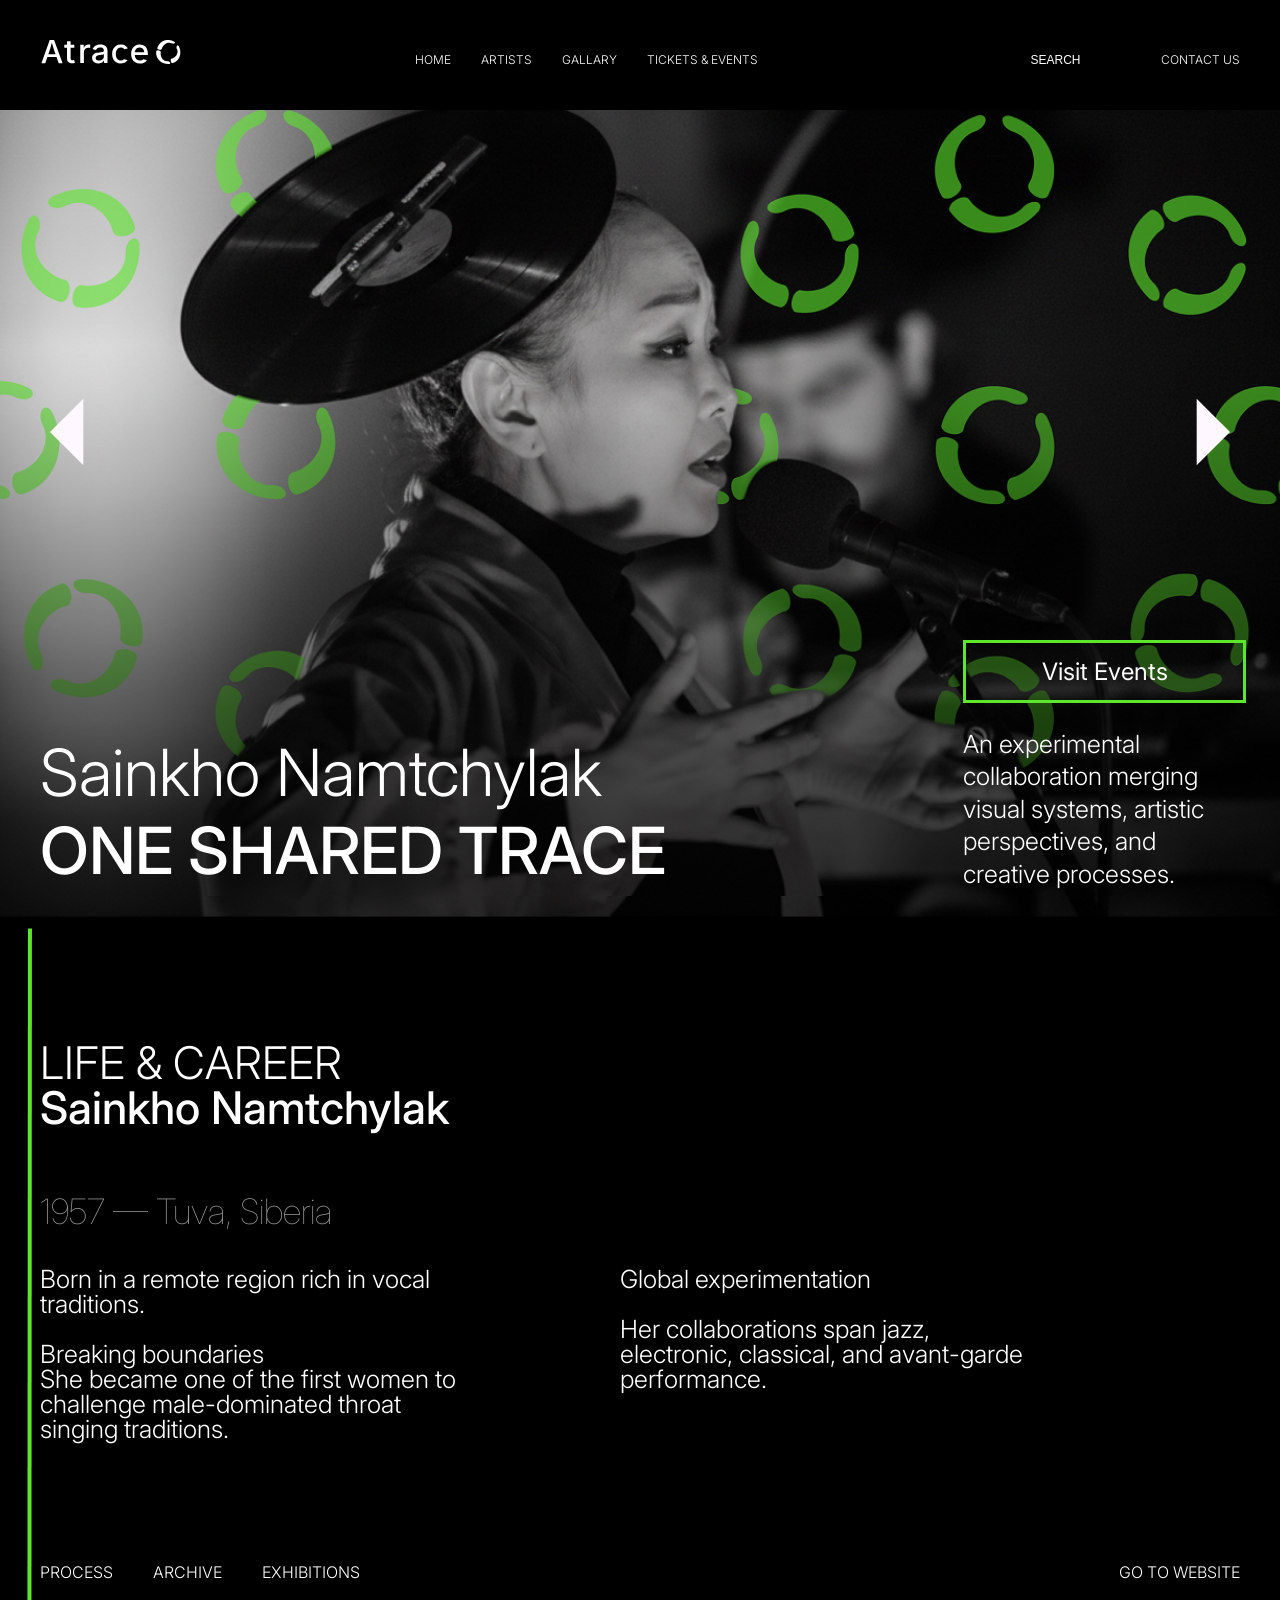
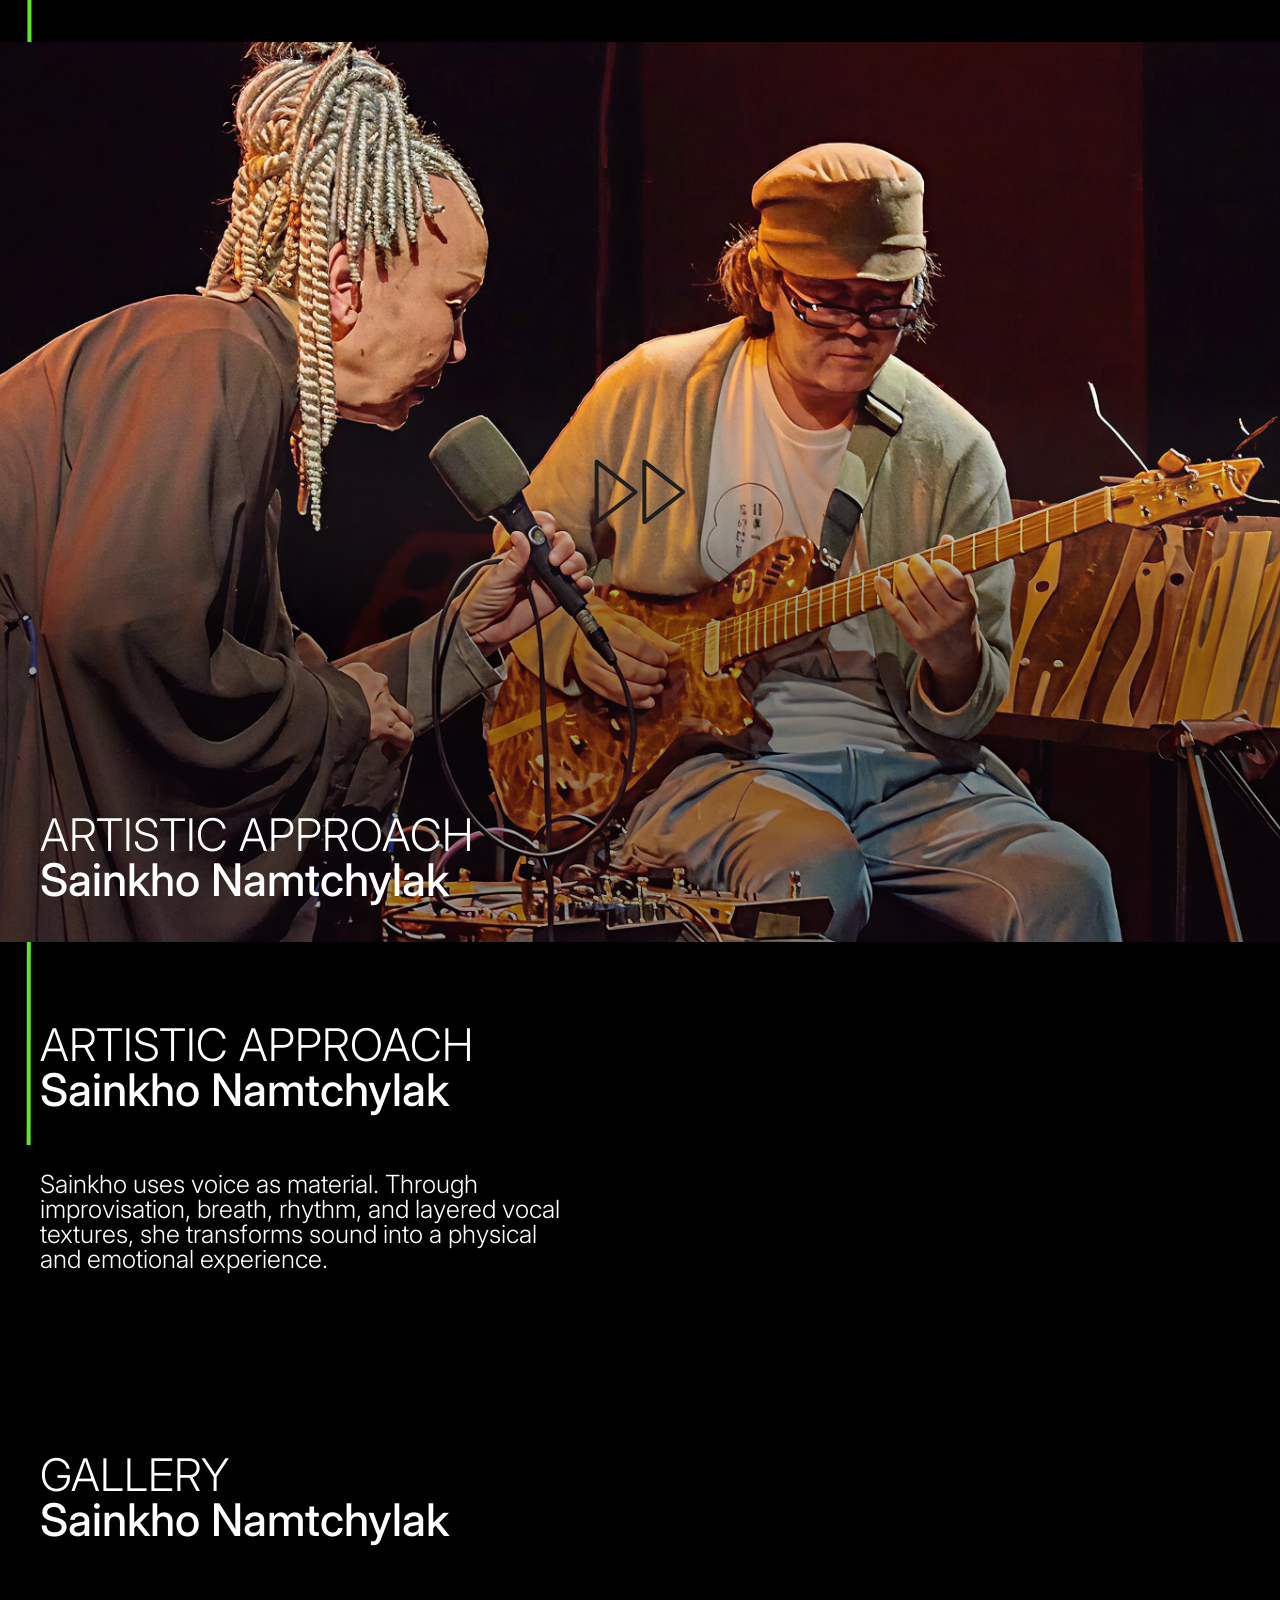
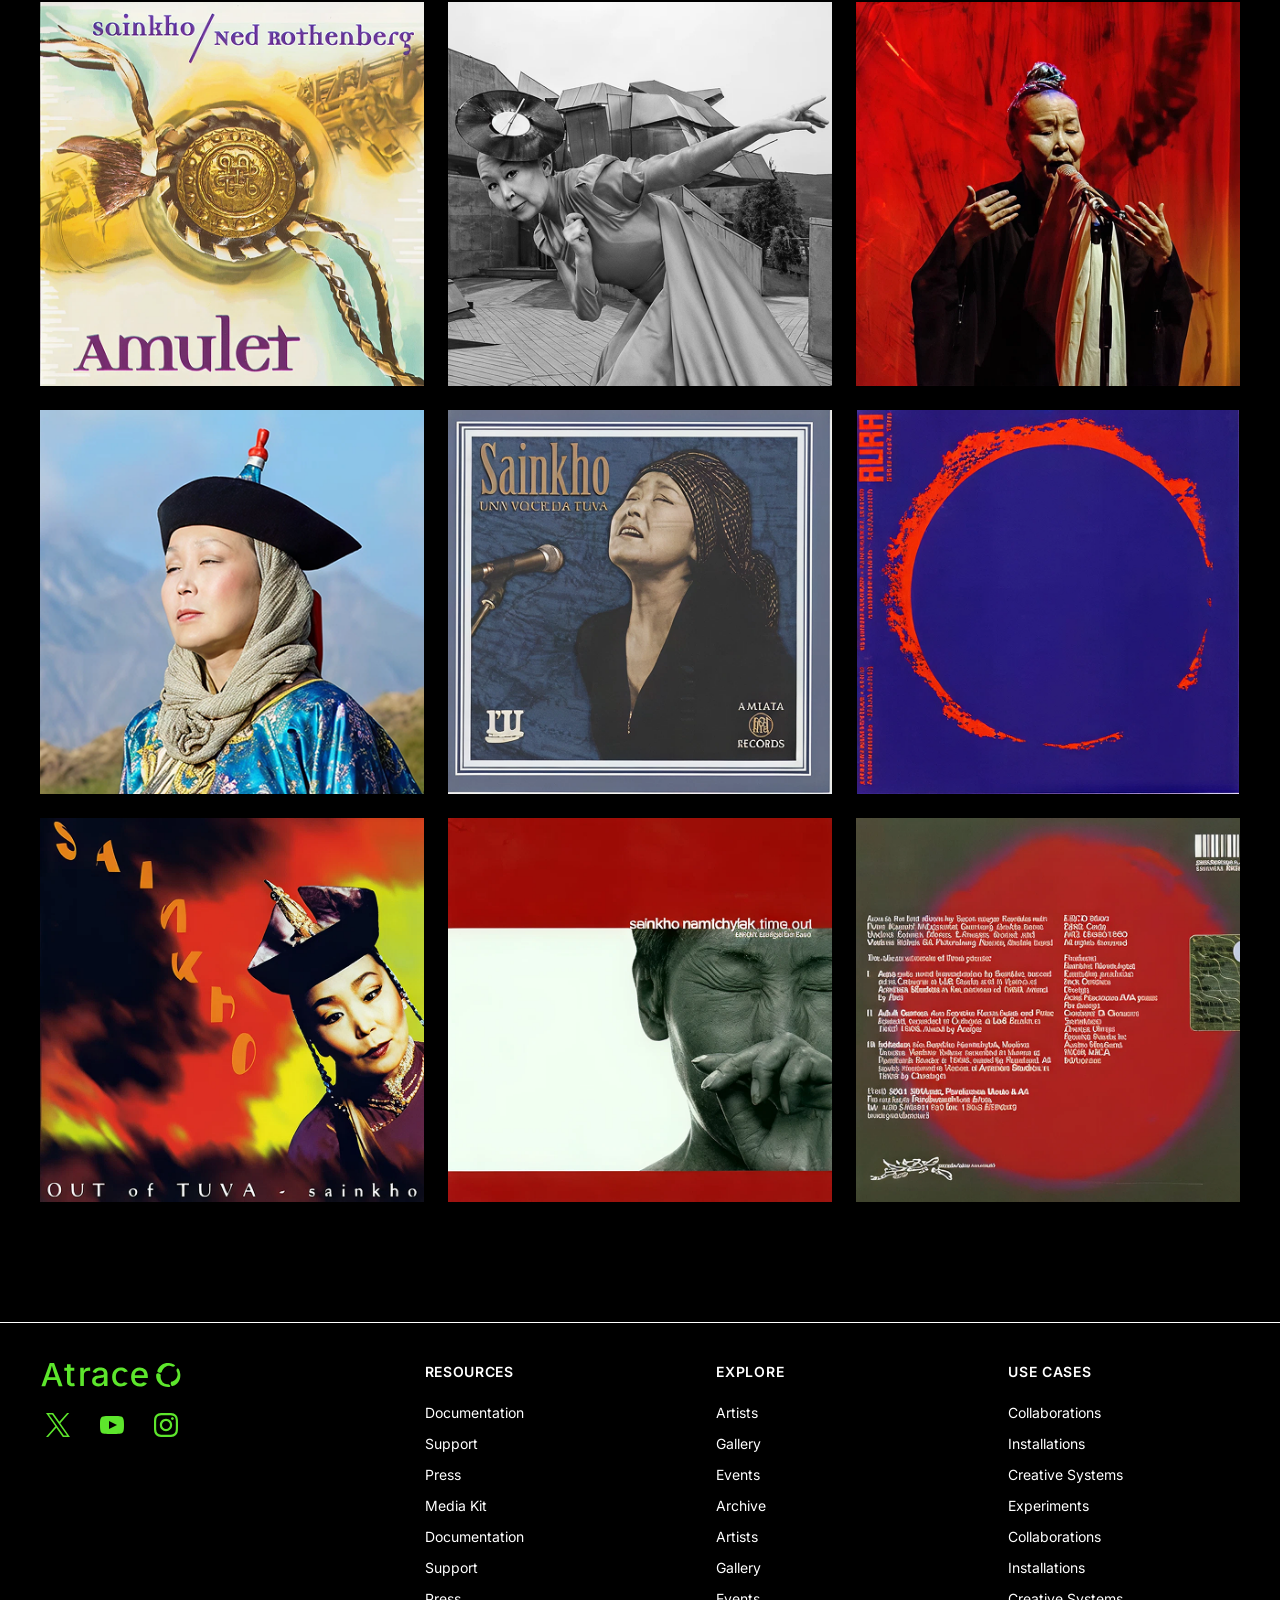
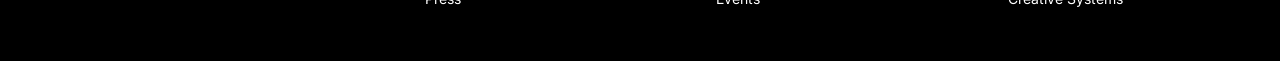
<file: Namtchylak.html>
<!DOCTYPE html>
<html lang="en">

<head>
    <meta charset="UTF-8">
    <meta name="viewport" content="width=device-width, initial-scale=1.0">
    <title>Atrace</title>
    <link rel="icon" type="image/svg" sizes="32x32" href="assets/circule.svg">
    <!-- Google Font: Inter -->
    <link href="https://fonts.googleapis.com/css2?family=Inter:wght@300;400;500;600&display=swap" rel="stylesheet">

    <link rel="stylesheet" href="styles.css">
</head>

<body class="dark">


    <header class="header">
        <div class="logo">
            <div class="logo-inner">
                <!-- CHANGE WIDTH AND HEIGHT OF ATRACE DOWN HERE -->
                <svg width="110" height="24" viewBox="0 0 147 33" fill="none" xmlns="http://www.w3.org/2000/svg">
                    <path
                        d="M0.0226463 31.4394L11.1515 0.251324C11.205 0.101091 11.3487 0 11.5078 0H16.9969C17.156 0 17.2983 0.0996871 17.3532 0.248516L28.6919 31.4365C28.7821 31.6823 28.599 31.942 28.3356 31.942H23.8325C23.6719 31.942 23.5282 31.8409 23.4747 31.6893L17.3265 14.1696C16.8391 12.7263 16.3053 11.026 15.725 9.06732C15.1785 7.22521 14.5531 5.0335 13.8474 2.49499C13.7812 2.25489 13.9615 2.0134 14.2122 2.0134C14.4601 2.0134 14.6418 2.25068 14.5784 2.49077C13.8981 5.06017 13.284 7.27716 12.7361 9.14173C12.1558 11.1214 11.643 12.7965 11.1979 14.1696L5.24126 31.6851C5.18915 31.8381 5.04548 31.942 4.88209 31.942H0.379005C0.117018 31.942 -0.0660913 31.6837 0.0226463 31.4379V31.4394ZM6.01455 23.1415V19.8237C6.01455 19.6159 6.18357 19.446 6.39344 19.446H22.3042C22.5127 19.446 22.6831 19.6145 22.6831 19.8237V23.1415C22.6831 23.3493 22.5141 23.5191 22.3042 23.5191H6.39344C6.18498 23.5191 6.01455 23.3507 6.01455 23.1415Z"
                        fill="currentColor" />
                    <path
                        d="M45.0422 6.86156V10.154C45.0422 10.3618 44.8732 10.5317 44.6633 10.5317H31.6738C31.4653 10.5317 31.2949 10.3632 31.2949 10.154V6.86156C31.2949 6.65376 31.4639 6.48387 31.6738 6.48387H44.6633C44.8717 6.48387 45.0422 6.65236 45.0422 6.86156ZM35.3726 1.807H39.6066C39.8151 1.807 39.9855 1.97549 39.9855 2.18469V24.9358C39.9855 25.9467 40.201 26.6881 40.6321 27.1626C41.0631 27.6372 41.7702 27.8745 42.7533 27.8745C43.0111 27.8745 43.3505 27.845 43.7745 27.7846C44.0449 27.7467 44.29 27.7074 44.5098 27.6695C44.7098 27.6344 44.8985 27.7622 44.9422 27.9601L45.6732 31.2456C45.7155 31.4365 45.607 31.6331 45.4183 31.6893C44.9844 31.817 44.5281 31.9139 44.0478 31.9799C43.4421 32.0627 42.8449 32.1035 42.2561 32.1035C39.9574 32.1035 38.1728 31.5124 36.9023 30.3288C35.6318 29.1451 34.9965 27.4842 34.9965 25.343V2.18469C34.9965 1.97689 35.1655 1.807 35.3754 1.807H35.3726Z"
                        fill="currentColor" />
                    <path
                        d="M53.2384 31.386V6.86156C53.2384 6.65376 53.4075 6.48387 53.6173 6.48387H57.6908C57.8993 6.48387 58.0697 6.65236 58.0697 6.86156V10.5542H58.3416C58.8106 9.167 59.6275 8.08168 60.791 7.29822C61.9558 6.51476 63.2785 6.12303 64.7602 6.12303C65.0772 6.12303 65.4406 6.13427 65.849 6.15673C66.1054 6.17077 66.335 6.18902 66.5378 6.21289C66.7294 6.23536 66.8702 6.39682 66.8702 6.58918V10.5388C66.8702 10.7718 66.6632 10.9501 66.4336 10.9108C66.2674 10.8827 66.0645 10.8547 65.8265 10.8266C65.3124 10.7662 64.7912 10.7367 64.2616 10.7367C63.1123 10.7367 62.0756 10.9782 61.1544 11.4598C60.2318 11.9428 59.5135 12.6097 58.9993 13.4606C58.4852 14.3128 58.2275 15.2957 58.2275 16.4119V31.3874C58.2275 31.5952 58.0584 31.7651 57.8486 31.7651H53.6159C53.4075 31.7651 53.237 31.5966 53.237 31.3874L53.2384 31.386Z"
                        fill="currentColor" />
                    <path
                        d="M78.1004 32.3295C76.4975 32.3295 75.0453 32.0319 73.7453 31.4365C72.4438 30.8412 71.4155 29.9707 70.6606 28.825C69.9042 27.6793 69.5267 26.2781 69.5267 24.6199C69.5267 23.1878 69.8028 22.0126 70.3549 21.0929C70.9071 20.1733 71.655 19.4418 72.6015 18.8998C73.5467 18.3579 74.5974 17.9507 75.7552 17.6783C76.9116 17.4073 78.0878 17.2037 79.2822 17.0676C80.7795 16.8864 81.9964 16.739 82.9345 16.6267C83.8726 16.513 84.5642 16.3248 85.0107 16.0609C85.4572 15.7969 85.6798 15.3715 85.6798 14.7832V14.647C85.6798 13.6978 85.4981 12.8989 85.1361 12.2503C84.7727 11.6016 84.2318 11.1004 83.5134 10.7465C82.7951 10.3927 81.8993 10.2144 80.826 10.2144C79.7217 10.2144 78.7737 10.3843 77.9793 10.7227C77.1849 11.0625 76.5426 11.4949 76.051 12.0228C75.6411 12.4623 75.3186 12.9172 75.082 13.389C75.0003 13.5504 74.8228 13.6403 74.6467 13.5939L70.6732 12.5606C70.4521 12.503 70.3267 12.2615 70.4169 12.0509C70.9803 10.7283 71.7508 9.64718 72.7283 8.81037C73.8016 7.89072 75.0341 7.21959 76.4257 6.79838C77.8173 6.37717 79.254 6.16516 80.7358 6.16516C81.764 6.16516 82.8528 6.2859 84.0022 6.5274C85.1516 6.76889 86.2319 7.20555 87.246 7.83878C88.2588 8.472 89.0842 9.36216 89.7194 10.5065C90.3547 11.6522 90.6716 13.1447 90.6716 14.984V31.3846C90.6716 31.5924 90.5026 31.7623 90.2927 31.7623H86.2192C86.0108 31.7623 85.8403 31.5938 85.8403 31.3846V28.3027H85.591C85.2586 28.9514 84.767 29.5846 84.1163 30.2024C83.4655 30.8202 82.6458 31.3298 81.6542 31.7286C80.664 32.1273 79.4808 32.3281 78.1047 32.3281L78.1004 32.3295ZM79.2118 28.3266C80.5724 28.3266 81.7373 28.0626 82.7049 27.5347C83.6726 27.0068 84.4135 26.3062 84.9276 25.4314C85.4417 24.5581 85.6995 23.6301 85.6995 22.65V20.0778C85.6995 19.8068 85.4262 19.6285 85.1741 19.731C85.029 19.7914 84.86 19.8476 84.667 19.9023C84.16 20.0455 83.5825 20.1733 82.9317 20.287C82.281 20.4008 81.6542 20.4948 81.0485 20.5692C80.4428 20.6451 79.9442 20.7054 79.5512 20.7504C78.6132 20.8711 77.7554 21.0747 76.9764 21.3611C76.1975 21.6475 75.5778 22.0547 75.1172 22.5826C74.6552 23.1106 74.4256 23.8112 74.4256 24.6859C74.4256 25.4848 74.6326 26.1559 75.0496 26.6979C75.4651 27.2399 76.0285 27.647 76.7398 27.9194C77.4497 28.1904 78.2737 28.3266 79.2118 28.3266Z"
                        fill="currentColor" />
                    <path
                        d="M112.794 26.8229C112.28 27.2216 111.701 27.5305 111.05 27.7495C110.4 27.9728 109.68 28.0809 108.897 28.0809C107.367 28.0809 106.101 27.6807 105.094 26.8818C104.086 26.0829 103.34 25.0158 102.848 23.682C102.357 22.3468 102.11 20.8725 102.11 19.2607C102.11 17.6306 102.357 16.1465 102.848 14.807C103.34 13.4634 104.086 12.3921 105.094 11.5834C106.101 10.7746 107.366 10.3717 108.897 10.3717C109.666 10.3717 110.373 10.4812 111.015 10.689C111.657 10.9024 112.226 11.2015 112.718 11.5918C113.073 11.8754 113.387 12.1955 113.664 12.5507C113.756 12.6687 113.905 12.7263 114.052 12.6912L118.217 11.6971C118.466 11.6381 118.583 11.3559 118.455 11.1355C118.327 10.915 118.192 10.7044 118.046 10.498C117.404 9.57137 116.621 8.78651 115.687 8.14626C114.758 7.50602 113.719 7.01601 112.573 6.67482C111.421 6.33504 110.187 6.16656 108.875 6.16656C106.485 6.16656 104.403 6.70712 102.636 7.79665C100.864 8.88198 99.489 10.4068 98.5059 12.3724C97.5227 14.3423 97.0354 16.6351 97.0354 19.2593C97.0354 21.8511 97.5227 24.1299 98.5059 26.0871C99.489 28.0486 100.865 29.5692 102.636 30.6545C104.402 31.744 106.484 32.2846 108.875 32.2846C110.205 32.2846 111.453 32.1119 112.614 31.7623C113.78 31.4169 114.827 30.9128 115.756 30.2501C116.69 29.5874 117.477 28.7843 118.128 27.8394C118.21 27.7214 118.287 27.6035 118.361 27.4856L113.593 26.3371C113.463 26.3062 113.329 26.3469 113.233 26.441C113.097 26.5757 112.952 26.7035 112.795 26.8229H112.794Z"
                        fill="currentColor" />
                    <path
                        d="M146.166 18.8746C146.166 16.586 145.852 14.6343 145.224 13.0323C144.596 11.4247 143.748 10.1175 142.673 9.10522C141.599 8.09712 140.387 7.35298 139.043 6.88122C137.695 6.40384 136.297 6.16796 134.845 6.16796C132.485 6.16796 130.432 6.72116 128.674 7.82895C126.92 8.93674 125.564 10.4798 124.603 12.4553C123.643 14.4294 123.164 16.7137 123.164 19.3056C123.164 21.9298 123.651 24.2127 124.626 26.1559C125.605 28.1033 126.998 29.6099 128.81 30.6769C130.627 31.7482 132.781 32.2846 135.277 32.2846C137.09 32.2846 138.715 32.008 140.141 31.459C141.57 30.91 142.769 30.1378 143.725 29.1437C144.082 28.7745 144.4 28.3841 144.68 27.9728C144.83 27.7537 144.714 27.4519 144.456 27.3901L140.105 26.3427L140.055 26.3342C139.982 26.4157 139.908 26.4971 139.827 26.5743C139.27 27.1093 138.619 27.5094 137.863 27.7734C137.107 28.0359 136.26 28.1679 135.322 28.1679C133.901 28.1679 132.653 27.8632 131.578 27.2553C130.504 26.6417 129.67 25.7389 129.074 24.5413C128.579 23.557 128.291 22.3875 128.205 21.0396C128.191 20.8234 128.368 20.6408 128.585 20.6408H145.788C145.996 20.6408 146.166 20.4724 146.166 20.2632V18.8746ZM128.62 16.9314C128.398 16.9314 128.217 16.739 128.243 16.5186C128.347 15.62 128.585 14.7733 128.961 13.9815C129.48 12.8737 130.242 11.9793 131.239 11.3026C132.236 10.6216 133.439 10.2818 134.846 10.2818C136.267 10.2818 137.45 10.6174 138.398 11.2801C139.341 11.9428 140.056 12.8638 140.544 14.0489C140.848 14.7958 141.055 15.6144 141.168 16.5101C141.196 16.7334 141.015 16.9314 140.79 16.9314H128.62Z"
                        fill="currentColor" />
                </svg>
                <!-- CHANGE WIDTH AND HEIGHT OF THE CIRCULE DOWN HERE -->
                <svg width="25" height="24" viewBox="0 0 36 35" fill="none" xmlns="http://www.w3.org/2000/svg">
                    <path
                        d="M22.0996 4.79699C21.9869 4.74224 21.8714 4.69169 21.7601 4.63413C22.7137 5.11571 22.2926 4.86579 22.0531 4.76751C21.8207 4.67203 21.5869 4.58218 21.3489 4.50074C21.1108 4.41931 20.8728 4.34349 20.6305 4.27469C20.5699 4.25784 20.5094 4.24099 20.4488 4.22414C20.1812 4.15254 20.3685 4.20028 21.0094 4.36876C20.8869 4.34208 20.7657 4.3112 20.6418 4.28452C20.1699 4.18202 19.6952 4.11182 19.2163 4.05426C18.8431 4.00933 20.2446 4.1385 19.6051 4.09357C19.4797 4.08514 19.3544 4.07672 19.229 4.0711C18.9783 4.05987 18.7262 4.05566 18.4754 4.05706C18.2444 4.05987 18.0149 4.07391 17.7853 4.08093C18.9755 4.04864 18.0332 4.06549 17.7317 4.10199C17.2317 4.16377 16.7401 4.25644 16.25 4.36736C15.7485 4.47968 16.9768 4.15956 16.4852 4.30558C16.3655 4.34068 16.2443 4.37438 16.1232 4.41088C15.8838 4.4853 15.6457 4.56533 15.4105 4.65238C14.9288 4.83069 14.4597 5.0413 14.0019 5.27297C14.1963 5.17187 14.3921 5.07078 14.5865 4.96969C13.3949 5.59168 12.3117 6.38216 11.3483 7.31585C11.4863 7.18106 11.6243 7.04487 11.7624 6.91008C10.4567 8.2018 9.41576 9.72378 8.70163 11.4143C8.77065 11.2486 8.84107 11.0843 8.91009 10.9186C8.65515 11.5378 8.44669 12.1696 8.2833 12.8197C7.92131 14.2631 5.84232 14.4273 4.64366 14.1844C3.86333 14.0272 3.0027 13.766 2.41112 13.2086C2.00687 12.8281 1.53362 12.2749 1.68574 11.667C2.58157 8.0965 4.80563 4.91353 7.85651 2.83555C10.9863 0.702804 14.9316 -0.249138 18.6994 0.0555395C21.2714 0.263338 23.6997 0.890945 26.0196 2.02682C26.5365 2.27954 27.1858 2.86222 27.3309 3.45192C27.4675 4.00371 27.2041 4.57937 26.7351 4.88966C25.3688 5.79387 23.4771 5.47234 22.0996 4.79699Z"
                        fill="currentColor" />
                    <path
                        d="M30.3607 13.1904C30.4184 13.3013 30.4719 13.415 30.5311 13.5259C30.0268 12.5866 30.286 12.9994 30.3916 13.2367C30.4973 13.474 30.5874 13.6972 30.6762 13.9317C30.7649 14.1662 30.8452 14.4035 30.9198 14.6421C30.9381 14.7025 30.9565 14.7615 30.9748 14.8219C31.0536 15.0858 31.0001 14.9019 30.817 14.2659C30.8466 14.388 30.8804 14.5074 30.91 14.6295C31.0227 15.0971 31.1058 15.5688 31.1734 16.0448C31.2269 16.4155 31.0649 15.0226 31.1255 15.6587C31.1368 15.7836 31.148 15.9086 31.1565 16.0336C31.1734 16.2835 31.1832 16.5334 31.1875 16.7847C31.1903 17.015 31.1804 17.2438 31.1804 17.4741C31.1846 16.2863 31.1903 17.227 31.1607 17.5275C31.11 18.0273 31.0283 18.5187 30.9283 19.0115C30.8269 19.5142 31.1199 18.2814 30.9846 18.7757C30.9522 18.8964 30.9212 19.0171 30.8874 19.1379C30.8184 19.3794 30.7438 19.6181 30.6621 19.854C30.4931 20.3384 30.2944 20.8101 30.0719 21.272C30.1691 21.0755 30.2649 20.8789 30.3621 20.6823C29.7663 21.8842 28.9986 22.9822 28.083 23.9636C28.2154 23.8232 28.3479 23.6828 28.4803 23.541C27.2154 24.872 25.7125 25.9433 24.0335 26.6959C24.1969 26.6229 24.3617 26.5498 24.5251 26.4768C23.9096 26.745 23.28 26.9682 22.6334 27.1452C21.1953 27.5397 21.0784 29.6149 21.3489 30.8041C21.5249 31.5791 21.8066 32.43 22.3799 33.007C22.7715 33.4016 23.3363 33.8593 23.9434 33.6936C27.5027 32.7192 30.6452 30.4278 32.658 27.3417C34.7243 24.1728 35.5891 20.219 35.1961 16.4716C34.9285 13.9135 34.2426 11.5083 33.0509 9.22254C32.7847 8.71287 32.1861 8.07965 31.5917 7.94767C31.0353 7.82411 30.4635 8.09931 30.1635 8.57387C29.2873 9.95545 29.655 11.8327 30.3635 13.1918L30.3607 13.1904Z"
                        fill="currentColor" />
                    <path
                        d="M16.1105 30.8715C15.9851 30.8771 15.8584 30.8771 15.733 30.8827C16.7993 30.8266 16.3147 30.8855 16.0556 30.8799C15.8049 30.8743 15.5541 30.8617 15.3034 30.8406C15.0527 30.8209 14.8034 30.7929 14.5541 30.7592C14.4921 30.7507 14.4301 30.7423 14.3682 30.7325C14.0949 30.6904 14.2851 30.7227 14.94 30.8266C14.8175 30.8013 14.6935 30.7816 14.5696 30.7564C14.0977 30.6595 13.6329 30.5331 13.1723 30.3941C12.8131 30.2846 14.147 30.7297 13.5442 30.5149C13.4258 30.4727 13.3075 30.4292 13.1906 30.3829C12.9568 30.2916 12.7244 30.1947 12.4962 30.0922C12.2864 29.9982 12.0821 29.8915 11.8736 29.7932C12.9498 30.3014 12.0948 29.9069 11.8342 29.7525C11.4018 29.4955 10.9891 29.2119 10.5848 28.9128C10.1721 28.6082 11.1666 29.3958 10.775 29.0645C10.6792 28.983 10.582 28.9044 10.4877 28.823C10.2975 28.6587 10.113 28.4902 9.93268 28.3147C9.56365 27.9567 9.21997 27.5776 8.89601 27.1803C9.03404 27.3516 9.17068 27.5214 9.30871 27.6927C8.47064 26.6453 7.80017 25.4856 7.29732 24.243C7.36916 24.4227 7.441 24.601 7.51142 24.7807C6.83955 23.0734 6.50431 21.2622 6.53389 19.4285C6.53108 19.6083 6.52686 19.7866 6.52404 19.9663C6.54094 19.2966 6.60574 18.6338 6.71983 17.9753C6.97337 16.5095 5.13662 15.5225 3.94219 15.2613C3.16468 15.0914 2.27168 14.9847 1.50403 15.2557C0.980053 15.441 0.323675 15.757 0.216626 16.3747C-0.410171 20.0014 0.33636 23.8091 2.28577 26.9374C4.28589 30.1484 7.51001 32.6069 11.0806 33.8438C13.5174 34.6891 15.9936 35.092 18.5754 34.9867C19.1515 34.9629 19.9812 34.6919 20.353 34.2103C20.7009 33.7596 20.6939 33.1278 20.3896 32.6546C19.5065 31.2773 17.6458 30.8111 16.1105 30.8743V30.8715Z"
                        fill="currentColor" />
                </svg>

            </div>


        </div>

        <nav class="nav">
            <a href="index.html">HOME</a>
            <a href="Artists.html">ARTISTS</a>
            <a href="gallary.html">GALLARY</a>
            <a href="events.html">TICKETS & EVENTS</a>
        </nav>

        <div class="actions">
            <form class="search-container">
                <div class="search-box">
                    <input type="text" placeholder="SEARCH" id="searchInput">

                    <button class="search-icon" type="submit">
                        <!-- SVG -->
                        <svg viewBox="0 0 36 35" xmlns="http://www.w3.org/2000/svg">
                            <path
                                d="M22.0996 4.79699C21.9869 4.74224 21.8714 4.69169 21.7601 4.63413C22.7137 5.11571 22.2926 4.86579 22.0531 4.76751C21.8207 4.67203 21.5869 4.58218 21.3489 4.50074C21.1108 4.41931 20.8728 4.34349 20.6305 4.27469C20.5699 4.25784 20.5094 4.24099 20.4488 4.22414C20.1812 4.15254 20.3685 4.20028 21.0094 4.36876C20.8869 4.34208 20.7657 4.3112 20.6418 4.28452C20.1699 4.18202 19.6952 4.11182 19.2163 4.05426C18.8431 4.00933 20.2446 4.1385 19.6051 4.09357C19.4797 4.08514 19.3544 4.07672 19.229 4.0711C18.9783 4.05987 18.7262 4.05566 18.4755 4.05706C18.2445 4.05987 18.0149 4.07391 17.7853 4.08093C18.9755 4.04864 18.0332 4.06549 17.7317 4.10199C17.2317 4.16377 16.7401 4.25644 16.25 4.36736C15.7485 4.47968 16.9768 4.15956 16.4852 4.30558C16.3655 4.34068 16.2443 4.37438 16.1232 4.41088C15.8838 4.4853 15.6457 4.56533 15.4105 4.65238C14.9288 4.83069 14.4597 5.0413 14.002 5.27297C14.1963 5.17187 14.3921 5.07078 14.5865 4.96969C13.3949 5.59168 12.3117 6.38216 11.3483 7.31585C11.4863 7.18106 11.6243 7.04487 11.7624 6.91008C10.4567 8.2018 9.41577 9.72378 8.70164 11.4143C8.77066 11.2486 8.84108 11.0843 8.9101 10.9186C8.65516 11.5378 8.4467 12.1696 8.28331 12.8197C7.92132 14.2631 5.84233 14.4273 4.64367 14.1844C3.86334 14.0272 3.00271 13.766 2.41113 13.2086C2.00688 12.8281 1.53363 12.2749 1.68575 11.667C2.58158 8.0965 4.80564 4.91353 7.85652 2.83555C10.9863 0.702804 14.9316 -0.249138 18.6994 0.0555395C21.2714 0.263338 23.6997 0.890945 26.0196 2.02682C26.5365 2.27954 27.1858 2.86222 27.3309 3.45192C27.4675 4.00371 27.2041 4.57937 26.7351 4.88966C25.3688 5.79387 23.4772 5.47234 22.0996 4.79699Z"
                                fill="currentColor" />
                            <path
                                d="M30.3607 13.1904C30.4184 13.3013 30.4719 13.415 30.5311 13.5259C30.0268 12.5866 30.286 12.9994 30.3916 13.2367C30.4973 13.474 30.5874 13.6972 30.6762 13.9317C30.7649 14.1662 30.8452 14.4035 30.9198 14.6421C30.9381 14.7025 30.9565 14.7615 30.9748 14.8219C31.0537 15.0858 31.0001 14.9019 30.817 14.2659C30.8466 14.388 30.8804 14.5074 30.91 14.6295C31.0227 15.0971 31.1058 15.5688 31.1734 16.0448C31.2269 16.4155 31.0649 15.0226 31.1255 15.6587C31.1368 15.7836 31.148 15.9086 31.1565 16.0336C31.1734 16.2835 31.1832 16.5334 31.1875 16.7847C31.1903 17.015 31.1804 17.2438 31.1804 17.4741C31.1846 16.2863 31.1903 17.227 31.1607 17.5275C31.11 18.0273 31.0283 18.5187 30.9283 19.0115C30.8269 19.5142 31.1199 18.2814 30.9846 18.7757C30.9522 18.8964 30.9212 19.0171 30.8874 19.1379C30.8184 19.3794 30.7438 19.6181 30.6621 19.854C30.4931 20.3384 30.2944 20.8101 30.0719 21.272C30.1691 21.0755 30.2649 20.8789 30.3621 20.6823C29.7663 21.8842 28.9986 22.9822 28.0831 23.9636C28.2155 23.8232 28.3479 23.6828 28.4803 23.541C27.2154 24.872 25.7125 25.9433 24.0335 26.6959C24.1969 26.6229 24.3617 26.5498 24.5251 26.4768C23.9096 26.745 23.28 26.9682 22.6334 27.1452C21.1953 27.5397 21.0784 29.6149 21.3489 30.8041C21.5249 31.5791 21.8066 32.43 22.3799 33.007C22.7715 33.4016 23.3363 33.8593 23.9434 33.6936C27.5027 32.7192 30.6452 30.4278 32.658 27.3417C34.7243 24.1728 35.5891 20.219 35.1961 16.4716C34.9285 13.9135 34.2426 11.5083 33.0509 9.22254C32.7847 8.71287 32.1861 8.07965 31.5917 7.94767C31.0353 7.82411 30.4635 8.09931 30.1635 8.57387C29.2873 9.95545 29.655 11.8327 30.3635 13.1918L30.3607 13.1904Z"
                                fill="currentColor" />
                            <path
                                d="M16.1105 30.8715C15.9851 30.8771 15.8584 30.8771 15.733 30.8827C16.7993 30.8266 16.3147 30.8855 16.0556 30.8799C15.8049 30.8743 15.5541 30.8617 15.3034 30.8406C15.0527 30.8209 14.8034 30.7929 14.5541 30.7592C14.4921 30.7507 14.4301 30.7423 14.3682 30.7325C14.0949 30.6904 14.2851 30.7227 14.94 30.8266C14.8175 30.8013 14.6935 30.7816 14.5696 30.7564C14.0977 30.6595 13.6329 30.5331 13.1723 30.3941C12.8131 30.2846 14.147 30.7297 13.5442 30.5149C13.4258 30.4727 13.3075 30.4292 13.1906 30.3829C12.9568 30.2916 12.7244 30.1947 12.4962 30.0922C12.2864 29.9982 12.0821 29.8915 11.8736 29.7932C12.9498 30.3014 12.0948 29.9069 11.8342 29.7525C11.4018 29.4955 10.9891 29.2119 10.5848 28.9128C10.1721 28.6082 11.1666 29.3958 10.775 29.0645C10.6792 28.983 10.582 28.9044 10.4877 28.823C10.2975 28.6587 10.113 28.4902 9.93268 28.3147C9.56365 27.9567 9.21997 27.5776 8.89601 27.1803C9.03404 27.3516 9.17068 27.5214 9.30871 27.6927C8.47064 26.6453 7.80017 25.4856 7.29732 24.243C7.36916 24.4227 7.441 24.601 7.51142 24.7807C6.83955 23.0734 6.50431 21.2622 6.53389 19.4285C6.53108 19.6083 6.52686 19.7866 6.52404 19.9663C6.54094 19.2966 6.60574 18.6338 6.71983 17.9753C6.97337 16.5095 5.13662 15.5225 3.94219 15.2613C3.16468 15.0914 2.27168 14.9847 1.50403 15.2557C0.980053 15.4411 0.323675 15.757 0.216626 16.3747C-0.410171 20.0014 0.33636 23.8091 2.28577 26.9374C4.28589 30.1484 7.51001 32.6069 11.0806 33.8438C13.5174 34.6891 15.9936 35.092 18.5754 34.9867C19.1515 34.9629 19.9812 34.6919 20.353 34.2103C20.7009 33.7596 20.6939 33.1278 20.3896 32.6546C19.5065 31.2773 17.6458 30.8111 16.1105 30.8743V30.8715Z"
                                fill="currentColor" />
                        </svg>
                    </button>
                </div>

                <span class="underline"></span>
            </form>
            <div class="auth">
                <a href="contact.html">CONTACT US</a>

            </div>
            <button class="burger-menu" id="burgerBtn" aria-label="Open Menu">
                <svg width="24" height="24" viewBox="0 0 20 20" fill="none" stroke="currentColor" stroke-width="2"
                    stroke-linecap="round" stroke-linejoin="round">
                    <line x1="3" y1="12" x2="21" y2="12"></line>
                    <line x1="3" y1="6" x2="21" y2="6"></line>
                    <line x1="3" y1="18" x2="21" y2="18"></line>
                </svg>
            </button>
        </div>


    </header>

    <aside class="mobile-sidebar" id="mobileSidebar">
        <div class="sidebar-header">
            <div class="logo">
                <div class="logo-inner">
                    <!-- CHANGE WIDTH AND HEIGHT OF ATRACE DOWN HERE -->
                    <svg width="110" height="24" viewBox="0 0 147 33" fill="none" xmlns="http://www.w3.org/2000/svg">
                        <path
                            d="M0.0226463 31.4394L11.1515 0.251324C11.205 0.101091 11.3487 0 11.5078 0H16.9969C17.156 0 17.2983 0.0996871 17.3532 0.248516L28.6919 31.4365C28.7821 31.6823 28.599 31.942 28.3356 31.942H23.8325C23.6719 31.942 23.5282 31.8409 23.4747 31.6893L17.3265 14.1696C16.8391 12.7263 16.3053 11.026 15.725 9.06732C15.1785 7.22521 14.5531 5.0335 13.8474 2.49499C13.7812 2.25489 13.9615 2.0134 14.2122 2.0134C14.4601 2.0134 14.6418 2.25068 14.5784 2.49077C13.8981 5.06017 13.284 7.27716 12.7361 9.14173C12.1558 11.1214 11.643 12.7965 11.1979 14.1696L5.24126 31.6851C5.18915 31.8381 5.04548 31.942 4.88209 31.942H0.379005C0.117018 31.942 -0.0660913 31.6837 0.0226463 31.4379V31.4394ZM6.01455 23.1415V19.8237C6.01455 19.6159 6.18357 19.446 6.39344 19.446H22.3042C22.5127 19.446 22.6831 19.6145 22.6831 19.8237V23.1415C22.6831 23.3493 22.5141 23.5191 22.3042 23.5191H6.39344C6.18498 23.5191 6.01455 23.3507 6.01455 23.1415Z"
                            fill="currentColor" />
                        <path
                            d="M45.0422 6.86156V10.154C45.0422 10.3618 44.8732 10.5317 44.6633 10.5317H31.6738C31.4653 10.5317 31.2949 10.3632 31.2949 10.154V6.86156C31.2949 6.65376 31.4639 6.48387 31.6738 6.48387H44.6633C44.8717 6.48387 45.0422 6.65236 45.0422 6.86156ZM35.3726 1.807H39.6066C39.8151 1.807 39.9855 1.97549 39.9855 2.18469V24.9358C39.9855 25.9467 40.201 26.6881 40.6321 27.1626C41.0631 27.6372 41.7702 27.8745 42.7533 27.8745C43.0111 27.8745 43.3505 27.845 43.7745 27.7846C44.0449 27.7467 44.29 27.7074 44.5098 27.6695C44.7098 27.6344 44.8985 27.7622 44.9422 27.9601L45.6732 31.2456C45.7155 31.4365 45.607 31.6331 45.4183 31.6893C44.9844 31.817 44.5281 31.9139 44.0478 31.9799C43.4421 32.0627 42.8449 32.1035 42.2561 32.1035C39.9574 32.1035 38.1728 31.5124 36.9023 30.3288C35.6318 29.1451 34.9965 27.4842 34.9965 25.343V2.18469C34.9965 1.97689 35.1655 1.807 35.3754 1.807H35.3726Z"
                            fill="currentColor" />
                        <path
                            d="M53.2384 31.386V6.86156C53.2384 6.65376 53.4075 6.48387 53.6173 6.48387H57.6908C57.8993 6.48387 58.0697 6.65236 58.0697 6.86156V10.5542H58.3416C58.8106 9.167 59.6275 8.08168 60.791 7.29822C61.9558 6.51476 63.2785 6.12303 64.7602 6.12303C65.0772 6.12303 65.4406 6.13427 65.849 6.15673C66.1054 6.17077 66.335 6.18902 66.5378 6.21289C66.7294 6.23536 66.8702 6.39682 66.8702 6.58918V10.5388C66.8702 10.7718 66.6632 10.9501 66.4336 10.9108C66.2674 10.8827 66.0645 10.8547 65.8265 10.8266C65.3124 10.7662 64.7912 10.7367 64.2616 10.7367C63.1123 10.7367 62.0756 10.9782 61.1544 11.4598C60.2318 11.9428 59.5135 12.6097 58.9993 13.4606C58.4852 14.3128 58.2275 15.2957 58.2275 16.4119V31.3874C58.2275 31.5952 58.0584 31.7651 57.8486 31.7651H53.6159C53.4075 31.7651 53.237 31.5966 53.237 31.3874L53.2384 31.386Z"
                            fill="currentColor" />
                        <path
                            d="M78.1004 32.3295C76.4975 32.3295 75.0453 32.0319 73.7453 31.4365C72.4438 30.8412 71.4155 29.9707 70.6606 28.825C69.9042 27.6793 69.5267 26.2781 69.5267 24.6199C69.5267 23.1878 69.8028 22.0126 70.3549 21.0929C70.9071 20.1733 71.655 19.4418 72.6015 18.8998C73.5467 18.3579 74.5974 17.9507 75.7552 17.6783C76.9116 17.4073 78.0878 17.2037 79.2822 17.0676C80.7795 16.8864 81.9964 16.739 82.9345 16.6267C83.8726 16.513 84.5642 16.3248 85.0107 16.0609C85.4572 15.7969 85.6798 15.3715 85.6798 14.7832V14.647C85.6798 13.6978 85.4981 12.8989 85.1361 12.2503C84.7727 11.6016 84.2318 11.1004 83.5134 10.7465C82.7951 10.3927 81.8993 10.2144 80.826 10.2144C79.7217 10.2144 78.7737 10.3843 77.9793 10.7227C77.1849 11.0625 76.5426 11.4949 76.051 12.0228C75.6411 12.4623 75.3186 12.9172 75.082 13.389C75.0003 13.5504 74.8228 13.6403 74.6467 13.5939L70.6732 12.5606C70.4521 12.503 70.3267 12.2615 70.4169 12.0509C70.9803 10.7283 71.7508 9.64718 72.7283 8.81037C73.8016 7.89072 75.0341 7.21959 76.4257 6.79838C77.8173 6.37717 79.254 6.16516 80.7358 6.16516C81.764 6.16516 82.8528 6.2859 84.0022 6.5274C85.1516 6.76889 86.2319 7.20555 87.246 7.83878C88.2588 8.472 89.0842 9.36216 89.7194 10.5065C90.3547 11.6522 90.6716 13.1447 90.6716 14.984V31.3846C90.6716 31.5924 90.5026 31.7623 90.2927 31.7623H86.2192C86.0108 31.7623 85.8403 31.5938 85.8403 31.3846V28.3027H85.591C85.2586 28.9514 84.767 29.5846 84.1163 30.2024C83.4655 30.8202 82.6458 31.3298 81.6542 31.7286C80.664 32.1273 79.4808 32.3281 78.1047 32.3281L78.1004 32.3295ZM79.2118 28.3266C80.5724 28.3266 81.7373 28.0626 82.7049 27.5347C83.6726 27.0068 84.4135 26.3062 84.9276 25.4314C85.4417 24.5581 85.6995 23.6301 85.6995 22.65V20.0778C85.6995 19.8068 85.4262 19.6285 85.1741 19.731C85.029 19.7914 84.86 19.8476 84.667 19.9023C84.16 20.0455 83.5825 20.1733 82.9317 20.287C82.281 20.4008 81.6542 20.4948 81.0485 20.5692C80.4428 20.6451 79.9442 20.7054 79.5512 20.7504C78.6132 20.8711 77.7554 21.0747 76.9764 21.3611C76.1975 21.6475 75.5778 22.0547 75.1172 22.5826C74.6552 23.1106 74.4256 23.8112 74.4256 24.6859C74.4256 25.4848 74.6326 26.1559 75.0496 26.6979C75.4651 27.2399 76.0285 27.647 76.7398 27.9194C77.4497 28.1904 78.2737 28.3266 79.2118 28.3266Z"
                            fill="currentColor" />
                        <path
                            d="M112.794 26.8229C112.28 27.2216 111.701 27.5305 111.05 27.7495C110.4 27.9728 109.68 28.0809 108.897 28.0809C107.367 28.0809 106.101 27.6807 105.094 26.8818C104.086 26.0829 103.34 25.0158 102.848 23.682C102.357 22.3468 102.11 20.8725 102.11 19.2607C102.11 17.6306 102.357 16.1465 102.848 14.807C103.34 13.4634 104.086 12.3921 105.094 11.5834C106.101 10.7746 107.366 10.3717 108.897 10.3717C109.666 10.3717 110.373 10.4812 111.015 10.689C111.657 10.9024 112.226 11.2015 112.718 11.5918C113.073 11.8754 113.387 12.1955 113.664 12.5507C113.756 12.6687 113.905 12.7263 114.052 12.6912L118.217 11.6971C118.466 11.6381 118.583 11.3559 118.455 11.1355C118.327 10.915 118.192 10.7044 118.046 10.498C117.404 9.57137 116.621 8.78651 115.687 8.14626C114.758 7.50602 113.719 7.01601 112.573 6.67482C111.421 6.33504 110.187 6.16656 108.875 6.16656C106.485 6.16656 104.403 6.70712 102.636 7.79665C100.864 8.88198 99.489 10.4068 98.5059 12.3724C97.5227 14.3423 97.0354 16.6351 97.0354 19.2593C97.0354 21.8511 97.5227 24.1299 98.5059 26.0871C99.489 28.0486 100.865 29.5692 102.636 30.6545C104.402 31.744 106.484 32.2846 108.875 32.2846C110.205 32.2846 111.453 32.1119 112.614 31.7623C113.78 31.4169 114.827 30.9128 115.756 30.2501C116.69 29.5874 117.477 28.7843 118.128 27.8394C118.21 27.7214 118.287 27.6035 118.361 27.4856L113.593 26.3371C113.463 26.3062 113.329 26.3469 113.233 26.441C113.097 26.5757 112.952 26.7035 112.795 26.8229H112.794Z"
                            fill="currentColor" />
                        <path
                            d="M146.166 18.8746C146.166 16.586 145.852 14.6343 145.224 13.0323C144.596 11.4247 143.748 10.1175 142.673 9.10522C141.599 8.09712 140.387 7.35298 139.043 6.88122C137.695 6.40384 136.297 6.16796 134.845 6.16796C132.485 6.16796 130.432 6.72116 128.674 7.82895C126.92 8.93674 125.564 10.4798 124.603 12.4553C123.643 14.4294 123.164 16.7137 123.164 19.3056C123.164 21.9298 123.651 24.2127 124.626 26.1559C125.605 28.1033 126.998 29.6099 128.81 30.6769C130.627 31.7482 132.781 32.2846 135.277 32.2846C137.09 32.2846 138.715 32.008 140.141 31.459C141.57 30.91 142.769 30.1378 143.725 29.1437C144.082 28.7745 144.4 28.3841 144.68 27.9728C144.83 27.7537 144.714 27.4519 144.456 27.3901L140.105 26.3427L140.055 26.3342C139.982 26.4157 139.908 26.4971 139.827 26.5743C139.27 27.1093 138.619 27.5094 137.863 27.7734C137.107 28.0359 136.26 28.1679 135.322 28.1679C133.901 28.1679 132.653 27.8632 131.578 27.2553C130.504 26.6417 129.67 25.7389 129.074 24.5413C128.579 23.557 128.291 22.3875 128.205 21.0396C128.191 20.8234 128.368 20.6408 128.585 20.6408H145.788C145.996 20.6408 146.166 20.4724 146.166 20.2632V18.8746ZM128.62 16.9314C128.398 16.9314 128.217 16.739 128.243 16.5186C128.347 15.62 128.585 14.7733 128.961 13.9815C129.48 12.8737 130.242 11.9793 131.239 11.3026C132.236 10.6216 133.439 10.2818 134.846 10.2818C136.267 10.2818 137.45 10.6174 138.398 11.2801C139.341 11.9428 140.056 12.8638 140.544 14.0489C140.848 14.7958 141.055 15.6144 141.168 16.5101C141.196 16.7334 141.015 16.9314 140.79 16.9314H128.62Z"
                            fill="currentColor" />
                    </svg>
                    <!-- CHANGE WIDTH AND HEIGHT OF THE CIRCULE DOWN HERE -->
                    <svg width="25" height="24" viewBox="0 0 36 35" fill="none" xmlns="http://www.w3.org/2000/svg">
                        <path
                            d="M22.0996 4.79699C21.9869 4.74224 21.8714 4.69169 21.7601 4.63413C22.7137 5.11571 22.2926 4.86579 22.0531 4.76751C21.8207 4.67203 21.5869 4.58218 21.3489 4.50074C21.1108 4.41931 20.8728 4.34349 20.6305 4.27469C20.5699 4.25784 20.5094 4.24099 20.4488 4.22414C20.1812 4.15254 20.3685 4.20028 21.0094 4.36876C20.8869 4.34208 20.7657 4.3112 20.6418 4.28452C20.1699 4.18202 19.6952 4.11182 19.2163 4.05426C18.8431 4.00933 20.2446 4.1385 19.6051 4.09357C19.4797 4.08514 19.3544 4.07672 19.229 4.0711C18.9783 4.05987 18.7262 4.05566 18.4754 4.05706C18.2444 4.05987 18.0149 4.07391 17.7853 4.08093C18.9755 4.04864 18.0332 4.06549 17.7317 4.10199C17.2317 4.16377 16.7401 4.25644 16.25 4.36736C15.7485 4.47968 16.9768 4.15956 16.4852 4.30558C16.3655 4.34068 16.2443 4.37438 16.1232 4.41088C15.8838 4.4853 15.6457 4.56533 15.4105 4.65238C14.9288 4.83069 14.4597 5.0413 14.0019 5.27297C14.1963 5.17187 14.3921 5.07078 14.5865 4.96969C13.3949 5.59168 12.3117 6.38216 11.3483 7.31585C11.4863 7.18106 11.6243 7.04487 11.7624 6.91008C10.4567 8.2018 9.41576 9.72378 8.70163 11.4143C8.77065 11.2486 8.84107 11.0843 8.91009 10.9186C8.65515 11.5378 8.44669 12.1696 8.2833 12.8197C7.92131 14.2631 5.84232 14.4273 4.64366 14.1844C3.86333 14.0272 3.0027 13.766 2.41112 13.2086C2.00687 12.8281 1.53362 12.2749 1.68574 11.667C2.58157 8.0965 4.80563 4.91353 7.85651 2.83555C10.9863 0.702804 14.9316 -0.249138 18.6994 0.0555395C21.2714 0.263338 23.6997 0.890945 26.0196 2.02682C26.5365 2.27954 27.1858 2.86222 27.3309 3.45192C27.4675 4.00371 27.2041 4.57937 26.7351 4.88966C25.3688 5.79387 23.4771 5.47234 22.0996 4.79699Z"
                            fill="currentColor" />
                        <path
                            d="M30.3607 13.1904C30.4184 13.3013 30.4719 13.415 30.5311 13.5259C30.0268 12.5866 30.286 12.9994 30.3916 13.2367C30.4973 13.474 30.5874 13.6972 30.6762 13.9317C30.7649 14.1662 30.8452 14.4035 30.9198 14.6421C30.9381 14.7025 30.9565 14.7615 30.9748 14.8219C31.0536 15.0858 31.0001 14.9019 30.817 14.2659C30.8466 14.388 30.8804 14.5074 30.91 14.6295C31.0227 15.0971 31.1058 15.5688 31.1734 16.0448C31.2269 16.4155 31.0649 15.0226 31.1255 15.6587C31.1368 15.7836 31.148 15.9086 31.1565 16.0336C31.1734 16.2835 31.1832 16.5334 31.1875 16.7847C31.1903 17.015 31.1804 17.2438 31.1804 17.4741C31.1846 16.2863 31.1903 17.227 31.1607 17.5275C31.11 18.0273 31.0283 18.5187 30.9283 19.0115C30.8269 19.5142 31.1199 18.2814 30.9846 18.7757C30.9522 18.8964 30.9212 19.0171 30.8874 19.1379C30.8184 19.3794 30.7438 19.6181 30.6621 19.854C30.4931 20.3384 30.2944 20.8101 30.0719 21.272C30.1691 21.0755 30.2649 20.8789 30.3621 20.6823C29.7663 21.8842 28.9986 22.9822 28.083 23.9636C28.2154 23.8232 28.3479 23.6828 28.4803 23.541C27.2154 24.872 25.7125 25.9433 24.0335 26.6959C24.1969 26.6229 24.3617 26.5498 24.5251 26.4768C23.9096 26.745 23.28 26.9682 22.6334 27.1452C21.1953 27.5397 21.0784 29.6149 21.3489 30.8041C21.5249 31.5791 21.8066 32.43 22.3799 33.007C22.7715 33.4016 23.3363 33.8593 23.9434 33.6936C27.5027 32.7192 30.6452 30.4278 32.658 27.3417C34.7243 24.1728 35.5891 20.219 35.1961 16.4716C34.9285 13.9135 34.2426 11.5083 33.0509 9.22254C32.7847 8.71287 32.1861 8.07965 31.5917 7.94767C31.0353 7.82411 30.4635 8.09931 30.1635 8.57387C29.2873 9.95545 29.655 11.8327 30.3635 13.1918L30.3607 13.1904Z"
                            fill="currentColor" />
                        <path
                            d="M16.1105 30.8715C15.9851 30.8771 15.8584 30.8771 15.733 30.8827C16.7993 30.8266 16.3147 30.8855 16.0556 30.8799C15.8049 30.8743 15.5541 30.8617 15.3034 30.8406C15.0527 30.8209 14.8034 30.7929 14.5541 30.7592C14.4921 30.7507 14.4301 30.7423 14.3682 30.7325C14.0949 30.6904 14.2851 30.7227 14.94 30.8266C14.8175 30.8013 14.6935 30.7816 14.5696 30.7564C14.0977 30.6595 13.6329 30.5331 13.1723 30.3941C12.8131 30.2846 14.147 30.7297 13.5442 30.5149C13.4258 30.4727 13.3075 30.4292 13.1906 30.3829C12.9568 30.2916 12.7244 30.1947 12.4962 30.0922C12.2864 29.9982 12.0821 29.8915 11.8736 29.7932C12.9498 30.3014 12.0948 29.9069 11.8342 29.7525C11.4018 29.4955 10.9891 29.2119 10.5848 28.9128C10.1721 28.6082 11.1666 29.3958 10.775 29.0645C10.6792 28.983 10.582 28.9044 10.4877 28.823C10.2975 28.6587 10.113 28.4902 9.93268 28.3147C9.56365 27.9567 9.21997 27.5776 8.89601 27.1803C9.03404 27.3516 9.17068 27.5214 9.30871 27.6927C8.47064 26.6453 7.80017 25.4856 7.29732 24.243C7.36916 24.4227 7.441 24.601 7.51142 24.7807C6.83955 23.0734 6.50431 21.2622 6.53389 19.4285C6.53108 19.6083 6.52686 19.7866 6.52404 19.9663C6.54094 19.2966 6.60574 18.6338 6.71983 17.9753C6.97337 16.5095 5.13662 15.5225 3.94219 15.2613C3.16468 15.0914 2.27168 14.9847 1.50403 15.2557C0.980053 15.441 0.323675 15.757 0.216626 16.3747C-0.410171 20.0014 0.33636 23.8091 2.28577 26.9374C4.28589 30.1484 7.51001 32.6069 11.0806 33.8438C13.5174 34.6891 15.9936 35.092 18.5754 34.9867C19.1515 34.9629 19.9812 34.6919 20.353 34.2103C20.7009 33.7596 20.6939 33.1278 20.3896 32.6546C19.5065 31.2773 17.6458 30.8111 16.1105 30.8743V30.8715Z"
                            fill="currentColor" />
                    </svg>

                </div>


            </div>
            <button class="close-menu" id="closeBtn" aria-label="Close Menu">&times;</button>
        </div>

        <nav class="sidebar-nav">
            <a href="index.html">HOME</a>
            <a href="Artists.html">ARTISTS</a>
            <a href="gallary.html">GALLARY</a>
            <a href="events.html">TICKETS & EVENTS</a>
            <a href="contact.html">CONTACT US</a>
        </nav>

        <div class="footer-column brand-column">


            <div class="socials">

                <a href="#" aria-label="X">
                    <svg width="24" height="24" viewBox="0 0 24 24" fill="none" xmlns="http://www.w3.org/2000/svg">
                        <path
                            d="M14.2737 10.1635L23.2023 0H21.0872L13.3313 8.82305L7.14125 0H0L9.3626 13.3433L0 24H2.11504L10.3002 14.6806L16.8388 24H23.98M2.8784 1.5619H6.12769L21.0856 22.5148H17.8355"
                            fill="#5DE62C" />
                    </svg>

                </a>

                <a href="#" aria-label="YouTube">
                    <svg width="24" height="18" viewBox="0 0 24 18" fill="none" xmlns="http://www.w3.org/2000/svg">
                        <path
                            d="M19.615 0.184125C16.011 -0.0618748 7.984 -0.0608748 4.385 0.184125C0.488 0.450125 0.029 2.80412 0 9.00012C0.029 15.1851 0.484 17.5491 4.385 17.8161C7.985 18.0611 16.011 18.0621 19.615 17.8161C23.512 17.5501 23.971 15.1961 24 9.00012C23.971 2.81512 23.516 0.451125 19.615 0.184125ZM9 13.0001V5.00013L17 8.99312L9 13.0001Z"
                            fill="#5DE62C" />
                    </svg>

                </a>

                <a href="#" aria-label="Instagram">
                    <svg width="24" height="24" viewBox="0 0 24 24" fill="none" xmlns="http://www.w3.org/2000/svg">
                        <path
                            d="M12 2.163C15.204 2.163 15.584 2.175 16.85 2.233C20.102 2.381 21.621 3.924 21.769 7.152C21.827 8.417 21.838 8.797 21.838 12.001C21.838 15.206 21.826 15.585 21.769 16.85C21.62 20.075 20.105 21.621 16.85 21.769C15.584 21.827 15.206 21.839 12 21.839C8.796 21.839 8.416 21.827 7.151 21.769C3.891 21.62 2.38 20.07 2.232 16.849C2.174 15.584 2.162 15.205 2.162 12C2.162 8.796 2.175 8.417 2.232 7.151C2.381 3.924 3.896 2.38 7.151 2.232C8.417 2.175 8.796 2.163 12 2.163ZM12 0C8.741 0 8.333 0.014 7.053 0.072C2.695 0.272 0.273 2.69 0.073 7.052C0.014 8.333 0 8.741 0 12C0 15.259 0.014 15.668 0.072 16.948C0.272 21.306 2.69 23.728 7.052 23.928C8.333 23.986 8.741 24 12 24C15.259 24 15.668 23.986 16.948 23.928C21.302 23.728 23.73 21.31 23.927 16.948C23.986 15.668 24 15.259 24 12C24 8.741 23.986 8.333 23.928 7.053C23.732 2.699 21.311 0.273 16.949 0.073C15.668 0.014 15.259 0 12 0ZM12 5.838C8.597 5.838 5.838 8.597 5.838 12C5.838 15.403 8.597 18.163 12 18.163C15.403 18.163 18.162 15.404 18.162 12C18.162 8.597 15.403 5.838 12 5.838ZM12 16C9.791 16 8 14.21 8 12C8 9.791 9.791 8 12 8C14.209 8 16 9.791 16 12C16 14.21 14.209 16 12 16ZM18.406 4.155C17.61 4.155 16.965 4.8 16.965 5.595C16.965 6.39 17.61 7.035 18.406 7.035C19.201 7.035 19.845 6.39 19.845 5.595C19.845 4.8 19.201 4.155 18.406 4.155Z"
                            fill="#5DE62C" />
                    </svg>

                </a>

            </div>

        </div>
    </aside>


    <section class="artist-hero">
        <div class="artist-nav artist-nav-left">
            <a href="RICHARD_LONG.html">

                <!-- Left Arrow SVG -->
                <svg width="208" height="208" viewBox="0 0 208 208" fill="none" xmlns="http://www.w3.org/2000/svg">
                    <path d="M121.333 147.333L78 104L121.333 60.6667L121.333 147.333Z" fill="#FEF7FF" />
                </svg>

            </a>
        </div>
        <div class="artist-nav artist-nav-right">
            <a href="RICHARD_LONG.html">

                <!-- Right Arrow SVG -->
                <svg width="208" height="208" viewBox="0 0 208 208" fill="none" xmlns="http://www.w3.org/2000/svg">
                    <path d="M86.6667 60.6667L130 104L86.6667 147.333L86.6667 60.6667Z" fill="#FEF7FF" />
                </svg>

            </a>
        </div>
        <img src="assets/lady1.png" class="artist-bg" alt="Artist Hero">

        <div class="artist-overlay">
            <div class="art-info-grid">

                <div class="art-info-item left">
                    <h1 class="artist-name">Sainkho Namtchylak</h1>

                    <p class="artist-title">
                        ONE SHARED TRACE
                    </p>
                </div>

                <div class="art-info-item middle">
                </div>

                <div class="art-info-item right">
                    <a href="events.html" class="art-info-btn">
                        Visit Events
                    </a>
                    <p>
                        An experimental collaboration merging visual systems, artistic perspectives, and creative
                        processes.
                    </p>


                </div>

            </div>
        </div>

    </section>

    <section class="artist-life-section">

        <!-- TITLE -->
        <div class="life-section-heading">
            <h2 class="life-artist-name">LIFE & CAREER</h2>
            <p class="life-artist-title">Sainkho Namtchylak</p>
        </div>
        <div class="birth">
            <p>1957 — Tuva, Siberia</p>
        </div>
        <!-- 3 COLUMN TEXT GRID -->
        <div class="life-content-grid">

            <div class="life-content-item">
                <p>
                    Born in a remote region rich in vocal traditions.<br><br>
                    Breaking boundaries <br> She became one of the first women to challenge male-dominated throat
                    singing traditions.
                </p>
            </div>

            <div class="life-content-item">
                <p>
                    Global experimentation<br><br>
                    Her collaborations span jazz, electronic, classical, and avant-garde performance.
                </p>
            </div>

            <div class="life-content-item artist-mobile ">
                <a href="events.html" class="art-info-btn">
                    Visit Events
                </a>
            </div>

        </div>

        <!-- BOTTOM TEXT BUTTONS -->
        <div class="life-section-links">
            <a href="#">PROCESS</a>
            <a href="gallary.html">ARCHIVE</a>
            <a href="events.html">EXHIBITIONS</a>
            <a href="#" class="website-btn">GO TO WEBSITE</a>
        </div>

    </section>

    <section class="artist-work">

        <img src="assets/Group12.png" class="artistwork-bg" alt="Artist wokr">
        <button class="home-hero-section-play-btn" aria-label="Play">
            <svg width="104" height="104" viewBox="0 0 104 104" fill="none" xmlns="http://www.w3.org/2000/svg">
                <path d="M56.3332 82.3334L95.3332 52.0001L56.3332 21.6667V82.3334Z" stroke="#1E1E1E" stroke-width="4"
                    stroke-linecap="round" stroke-linejoin="round" />
                <path d="M8.6665 82.3334L47.6665 52.0001L8.6665 21.6667V82.3334Z" stroke="#1E1E1E" stroke-width="4"
                    stroke-linecap="round" stroke-linejoin="round" />
            </svg>

        </button>
        <div class="artistwork-overlay">
            <div class="work-info-grid">

                <div class="work-info-item left">
                    <h2 class="artistwork-name">ARTISTIC APPROACH</h2>

                    <p class="artistwork-title">
                        Sainkho Namtchylak
                    </p>
                </div>

                <div class="work-info-item middle">
                </div>

                <div class="work-info-item right">

                </div>

            </div>
        </div>

    </section>
    <div class="artistwork-info-section">

        <div class="life-section-heading">
            <h2 class="life-artist-name">ARTISTIC APPROACH</h2>
            <p class="life-artist-title">Sainkho Namtchylak</p>
        </div>
        <div class="life-info-grid">

            <div class="life-info-item">
                <p>
                    Sainkho uses voice as material. Through improvisation, breath, rhythm, and layered vocal textures,
                    she transforms sound into a physical and emotional experience.
                </p>
            </div>



        </div>
    </div>
    <div class="trace-line">
        <svg width="7" height="2705" viewBox="0 0 7 2348" fill="none" xmlns="http://www.w3.org/2000/svg">
            <line x1="4.91455" y1="710.00248241" x2="2.00019" y2="4900" stroke="#5DE62C" stroke-width="4" />
        </svg>

    </div>
    <section class="artist-gallery-section">
        <div class="artist-gallery-section-heading">
            <h2 class="artist-gallery-artist-name">GALLERY</h2>
            <p class="artist-gallery-artist-title">Sainkho Namtchylak</p>
        </div>

        <div class="mobile-gallery-wrapper mobile-only">
            <div class="main-image-container">



                <div class="artist-nav artist-nav-left">
                    <button class="prev-arrow" aria-label="Previous image">

                        <!-- Left Arrow SVG -->
                        <svg width="208" height="208" viewBox="0 0 208 208" fill="none"
                            xmlns="http://www.w3.org/2000/svg">
                            <path d="M121.333 147.333L78 104L121.333 60.6667L121.333 147.333Z" fill="#FEF7FF" />
                        </svg>

                    </button>
                </div>

                <img src="assets/lady13.png" alt="Sainkho Gallery Feature" class="main-gallery-image">

                <div class="artist-nav artist-nav-right ">
                    <button class="next-arrow" aria-label="Next image">

                        <!-- Right Arrow SVG -->
                        <svg width="208" height="208" viewBox="0 0 208 208" fill="none"
                            xmlns="http://www.w3.org/2000/svg">
                            <path d="M86.6667 60.6667L130 104L86.6667 147.333L86.6667 60.6667Z" fill="#FEF7FF" />
                        </svg>

                    </button>
                </div>
            </div>

            <div class="thumbnail-strip" id="thumbnailStrip">
                <div class="thumb-item active" data-index="0"><img src="assets/lady13.png" alt="Thumb 1"></div>
                <div class="thumb-item" data-index="1"><img src="assets/lady15.png" alt="Thumb 2"></div>
                <div class="thumb-item" data-index="2"><img src="assets/lady14.png" alt="Thumb 3"></div>
                <div class="thumb-item" data-index="3"><img src="assets/lady12.png" alt="Thumb 4"></div>
                <div class="thumb-item" data-index="4"><img src="assets/lady11.png" alt="Thumb 5"></div>
                <div class="thumb-item" data-index="5"><img src="assets/lady16.png" alt="Thumb 6"></div>
                <div class="thumb-item" data-index="6"><img src="assets/lady17.png" alt="Thumb 7"></div>
                <div class="thumb-item" data-index="7"><img src="assets/lady18.png" alt="Thumb 8"></div>
                <div class="thumb-item" data-index="8"><img src="assets/lady19.png" alt="Thumb 9"></div>
            </div>
        </div>

        <div class="artist-gallery-grid desktop-only">
            <div class="artist-gallery-item"><img src="assets/lady11.png" alt=""></div>
            <div class="artist-gallery-item"><img src="assets/lady12.png" alt=""></div>
            <div class="artist-gallery-item"><img src="assets/lady13.png" alt=""></div>
            <div class="artist-gallery-item"><img src="assets/lady14.png" alt=""></div>
            <div class="artist-gallery-item"><img src="assets/lady15.png" alt=""></div>
            <div class="artist-gallery-item"><img src="assets/lady16.png" alt=""></div>
            <div class="artist-gallery-item"><img src="assets/lady17.png" alt=""></div>
            <div class="artist-gallery-item"><img src="assets/lady18.png" alt=""></div>
            <div class="artist-gallery-item"><img src="assets/lady19.png" alt=""></div>
        </div>
    </section>
    <footer class="footer">

        <div class="footer-grid">

            <!-- COLUMN 1 -->
            <div class="footer-column brand-column">

                <div class="footer-logo">
                    <div class="logo">
                        <div class="logo-inner">
                            <!-- CHANGE WIDTH AND HEIGHT OF ATRACE DOWN HERE -->
                            <svg width="110" height="24" viewBox="0 0 147 33" fill="none"
                                xmlns="http://www.w3.org/2000/svg">
                                <path
                                    d="M0.0226463 31.4394L11.1515 0.251324C11.205 0.101091 11.3487 0 11.5078 0H16.9969C17.156 0 17.2983 0.0996871 17.3532 0.248516L28.6919 31.4365C28.7821 31.6823 28.599 31.942 28.3356 31.942H23.8325C23.6719 31.942 23.5282 31.8409 23.4747 31.6893L17.3265 14.1696C16.8391 12.7263 16.3053 11.026 15.725 9.06732C15.1785 7.22521 14.5531 5.0335 13.8474 2.49499C13.7812 2.25489 13.9615 2.0134 14.2122 2.0134C14.4601 2.0134 14.6418 2.25068 14.5784 2.49077C13.8981 5.06017 13.284 7.27716 12.7361 9.14173C12.1558 11.1214 11.643 12.7965 11.1979 14.1696L5.24126 31.6851C5.18915 31.8381 5.04548 31.942 4.88209 31.942H0.379005C0.117018 31.942 -0.0660913 31.6837 0.0226463 31.4379V31.4394ZM6.01455 23.1415V19.8237C6.01455 19.6159 6.18357 19.446 6.39344 19.446H22.3042C22.5127 19.446 22.6831 19.6145 22.6831 19.8237V23.1415C22.6831 23.3493 22.5141 23.5191 22.3042 23.5191H6.39344C6.18498 23.5191 6.01455 23.3507 6.01455 23.1415Z"
                                    fill="#5DE62C" />
                                <path
                                    d="M45.0422 6.86156V10.154C45.0422 10.3618 44.8732 10.5317 44.6633 10.5317H31.6738C31.4653 10.5317 31.2949 10.3632 31.2949 10.154V6.86156C31.2949 6.65376 31.4639 6.48387 31.6738 6.48387H44.6633C44.8717 6.48387 45.0422 6.65236 45.0422 6.86156ZM35.3726 1.807H39.6066C39.8151 1.807 39.9855 1.97549 39.9855 2.18469V24.9358C39.9855 25.9467 40.201 26.6881 40.6321 27.1626C41.0631 27.6372 41.7702 27.8745 42.7533 27.8745C43.0111 27.8745 43.3505 27.845 43.7745 27.7846C44.0449 27.7467 44.29 27.7074 44.5098 27.6695C44.7098 27.6344 44.8985 27.7622 44.9422 27.9601L45.6732 31.2456C45.7155 31.4365 45.607 31.6331 45.4183 31.6893C44.9844 31.817 44.5281 31.9139 44.0478 31.9799C43.4421 32.0627 42.8449 32.1035 42.2561 32.1035C39.9574 32.1035 38.1728 31.5124 36.9023 30.3288C35.6318 29.1451 34.9965 27.4842 34.9965 25.343V2.18469C34.9965 1.97689 35.1655 1.807 35.3754 1.807H35.3726Z"
                                    fill="#5DE62C" />
                                <path
                                    d="M53.2384 31.386V6.86156C53.2384 6.65376 53.4075 6.48387 53.6173 6.48387H57.6908C57.8993 6.48387 58.0697 6.65236 58.0697 6.86156V10.5542H58.3416C58.8106 9.167 59.6275 8.08168 60.791 7.29822C61.9558 6.51476 63.2785 6.12303 64.7602 6.12303C65.0772 6.12303 65.4406 6.13427 65.849 6.15673C66.1054 6.17077 66.335 6.18902 66.5378 6.21289C66.7294 6.23536 66.8702 6.39682 66.8702 6.58918V10.5388C66.8702 10.7718 66.6632 10.9501 66.4336 10.9108C66.2674 10.8827 66.0645 10.8547 65.8265 10.8266C65.3124 10.7662 64.7912 10.7367 64.2616 10.7367C63.1123 10.7367 62.0756 10.9782 61.1544 11.4598C60.2318 11.9428 59.5135 12.6097 58.9993 13.4606C58.4852 14.3128 58.2275 15.2957 58.2275 16.4119V31.3874C58.2275 31.5952 58.0584 31.7651 57.8486 31.7651H53.6159C53.4075 31.7651 53.237 31.5966 53.237 31.3874L53.2384 31.386Z"
                                    fill="#5DE62C" />
                                <path
                                    d="M78.1004 32.3295C76.4975 32.3295 75.0453 32.0319 73.7453 31.4365C72.4438 30.8412 71.4155 29.9707 70.6606 28.825C69.9042 27.6793 69.5267 26.2781 69.5267 24.6199C69.5267 23.1878 69.8028 22.0126 70.3549 21.0929C70.9071 20.1733 71.655 19.4418 72.6015 18.8998C73.5467 18.3579 74.5974 17.9507 75.7552 17.6783C76.9116 17.4073 78.0878 17.2037 79.2822 17.0676C80.7795 16.8864 81.9964 16.739 82.9345 16.6267C83.8726 16.513 84.5642 16.3248 85.0107 16.0609C85.4572 15.7969 85.6798 15.3715 85.6798 14.7832V14.647C85.6798 13.6978 85.4981 12.8989 85.1361 12.2503C84.7727 11.6016 84.2318 11.1004 83.5134 10.7465C82.7951 10.3927 81.8993 10.2144 80.826 10.2144C79.7217 10.2144 78.7737 10.3843 77.9793 10.7227C77.1849 11.0625 76.5426 11.4949 76.051 12.0228C75.6411 12.4623 75.3186 12.9172 75.082 13.389C75.0003 13.5504 74.8228 13.6403 74.6467 13.5939L70.6732 12.5606C70.4521 12.503 70.3267 12.2615 70.4169 12.0509C70.9803 10.7283 71.7508 9.64718 72.7283 8.81037C73.8016 7.89072 75.0341 7.21959 76.4257 6.79838C77.8173 6.37717 79.254 6.16516 80.7358 6.16516C81.764 6.16516 82.8528 6.2859 84.0022 6.5274C85.1516 6.76889 86.2319 7.20555 87.246 7.83878C88.2588 8.472 89.0842 9.36216 89.7194 10.5065C90.3547 11.6522 90.6716 13.1447 90.6716 14.984V31.3846C90.6716 31.5924 90.5026 31.7623 90.2927 31.7623H86.2192C86.0108 31.7623 85.8403 31.5938 85.8403 31.3846V28.3027H85.591C85.2586 28.9514 84.767 29.5846 84.1163 30.2024C83.4655 30.8202 82.6458 31.3298 81.6542 31.7286C80.664 32.1273 79.4808 32.3281 78.1047 32.3281L78.1004 32.3295ZM79.2118 28.3266C80.5724 28.3266 81.7373 28.0626 82.7049 27.5347C83.6726 27.0068 84.4135 26.3062 84.9276 25.4314C85.4417 24.5581 85.6995 23.6301 85.6995 22.65V20.0778C85.6995 19.8068 85.4262 19.6285 85.1741 19.731C85.029 19.7914 84.86 19.8476 84.667 19.9023C84.16 20.0455 83.5825 20.1733 82.9317 20.287C82.281 20.4008 81.6542 20.4948 81.0485 20.5692C80.4428 20.6451 79.9442 20.7054 79.5512 20.7504C78.6132 20.8711 77.7554 21.0747 76.9764 21.3611C76.1975 21.6475 75.5778 22.0547 75.1172 22.5826C74.6552 23.1106 74.4256 23.8112 74.4256 24.6859C74.4256 25.4848 74.6326 26.1559 75.0496 26.6979C75.4651 27.2399 76.0285 27.647 76.7398 27.9194C77.4497 28.1904 78.2737 28.3266 79.2118 28.3266Z"
                                    fill="#5DE62C" />
                                <path
                                    d="M112.794 26.8229C112.28 27.2216 111.701 27.5305 111.05 27.7495C110.4 27.9728 109.68 28.0809 108.897 28.0809C107.367 28.0809 106.101 27.6807 105.094 26.8818C104.086 26.0829 103.34 25.0158 102.848 23.682C102.357 22.3468 102.11 20.8725 102.11 19.2607C102.11 17.6306 102.357 16.1465 102.848 14.807C103.34 13.4634 104.086 12.3921 105.094 11.5834C106.101 10.7746 107.366 10.3717 108.897 10.3717C109.666 10.3717 110.373 10.4812 111.015 10.689C111.657 10.9024 112.226 11.2015 112.718 11.5918C113.073 11.8754 113.387 12.1955 113.664 12.5507C113.756 12.6687 113.905 12.7263 114.052 12.6912L118.217 11.6971C118.466 11.6381 118.583 11.3559 118.455 11.1355C118.327 10.915 118.192 10.7044 118.046 10.498C117.404 9.57137 116.621 8.78651 115.687 8.14626C114.758 7.50602 113.719 7.01601 112.573 6.67482C111.421 6.33504 110.187 6.16656 108.875 6.16656C106.485 6.16656 104.403 6.70712 102.636 7.79665C100.864 8.88198 99.489 10.4068 98.5059 12.3724C97.5227 14.3423 97.0354 16.6351 97.0354 19.2593C97.0354 21.8511 97.5227 24.1299 98.5059 26.0871C99.489 28.0486 100.865 29.5692 102.636 30.6545C104.402 31.744 106.484 32.2846 108.875 32.2846C110.205 32.2846 111.453 32.1119 112.614 31.7623C113.78 31.4169 114.827 30.9128 115.756 30.2501C116.69 29.5874 117.477 28.7843 118.128 27.8394C118.21 27.7214 118.287 27.6035 118.361 27.4856L113.593 26.3371C113.463 26.3062 113.329 26.3469 113.233 26.441C113.097 26.5757 112.952 26.7035 112.795 26.8229H112.794Z"
                                    fill="#5DE62C" />
                                <path
                                    d="M146.166 18.8746C146.166 16.586 145.852 14.6343 145.224 13.0323C144.596 11.4247 143.748 10.1175 142.673 9.10522C141.599 8.09712 140.387 7.35298 139.043 6.88122C137.695 6.40384 136.297 6.16796 134.845 6.16796C132.485 6.16796 130.432 6.72116 128.674 7.82895C126.92 8.93674 125.564 10.4798 124.603 12.4553C123.643 14.4294 123.164 16.7137 123.164 19.3056C123.164 21.9298 123.651 24.2127 124.626 26.1559C125.605 28.1033 126.998 29.6099 128.81 30.6769C130.627 31.7482 132.781 32.2846 135.277 32.2846C137.09 32.2846 138.715 32.008 140.141 31.459C141.57 30.91 142.769 30.1378 143.725 29.1437C144.082 28.7745 144.4 28.3841 144.68 27.9728C144.83 27.7537 144.714 27.4519 144.456 27.3901L140.105 26.3427L140.055 26.3342C139.982 26.4157 139.908 26.4971 139.827 26.5743C139.27 27.1093 138.619 27.5094 137.863 27.7734C137.107 28.0359 136.26 28.1679 135.322 28.1679C133.901 28.1679 132.653 27.8632 131.578 27.2553C130.504 26.6417 129.67 25.7389 129.074 24.5413C128.579 23.557 128.291 22.3875 128.205 21.0396C128.191 20.8234 128.368 20.6408 128.585 20.6408H145.788C145.996 20.6408 146.166 20.4724 146.166 20.2632V18.8746ZM128.62 16.9314C128.398 16.9314 128.217 16.739 128.243 16.5186C128.347 15.62 128.585 14.7733 128.961 13.9815C129.48 12.8737 130.242 11.9793 131.239 11.3026C132.236 10.6216 133.439 10.2818 134.846 10.2818C136.267 10.2818 137.45 10.6174 138.398 11.2801C139.341 11.9428 140.056 12.8638 140.544 14.0489C140.848 14.7958 141.055 15.6144 141.168 16.5101C141.196 16.7334 141.015 16.9314 140.79 16.9314H128.62Z"
                                    fill="#5DE62C" />
                            </svg>
                            <!-- CHANGE WIDTH AND HEIGHT OF THE CIRCULE DOWN HERE -->
                            <svg width="25" height="24" viewBox="0 0 36 35" fill="none"
                                xmlns="http://www.w3.org/2000/svg">
                                <path
                                    d="M22.0996 4.79699C21.9869 4.74224 21.8714 4.69169 21.7601 4.63413C22.7137 5.11571 22.2926 4.86579 22.0531 4.76751C21.8207 4.67203 21.5869 4.58218 21.3489 4.50074C21.1108 4.41931 20.8728 4.34349 20.6305 4.27469C20.5699 4.25784 20.5094 4.24099 20.4488 4.22414C20.1812 4.15254 20.3685 4.20028 21.0094 4.36876C20.8869 4.34208 20.7657 4.3112 20.6418 4.28452C20.1699 4.18202 19.6952 4.11182 19.2163 4.05426C18.8431 4.00933 20.2446 4.1385 19.6051 4.09357C19.4797 4.08514 19.3544 4.07672 19.229 4.0711C18.9783 4.05987 18.7262 4.05566 18.4754 4.05706C18.2444 4.05987 18.0149 4.07391 17.7853 4.08093C18.9755 4.04864 18.0332 4.06549 17.7317 4.10199C17.2317 4.16377 16.7401 4.25644 16.25 4.36736C15.7485 4.47968 16.9768 4.15956 16.4852 4.30558C16.3655 4.34068 16.2443 4.37438 16.1232 4.41088C15.8838 4.4853 15.6457 4.56533 15.4105 4.65238C14.9288 4.83069 14.4597 5.0413 14.0019 5.27297C14.1963 5.17187 14.3921 5.07078 14.5865 4.96969C13.3949 5.59168 12.3117 6.38216 11.3483 7.31585C11.4863 7.18106 11.6243 7.04487 11.7624 6.91008C10.4567 8.2018 9.41576 9.72378 8.70163 11.4143C8.77065 11.2486 8.84107 11.0843 8.91009 10.9186C8.65515 11.5378 8.44669 12.1696 8.2833 12.8197C7.92131 14.2631 5.84232 14.4273 4.64366 14.1844C3.86333 14.0272 3.0027 13.766 2.41112 13.2086C2.00687 12.8281 1.53362 12.2749 1.68574 11.667C2.58157 8.0965 4.80563 4.91353 7.85651 2.83555C10.9863 0.702804 14.9316 -0.249138 18.6994 0.0555395C21.2714 0.263338 23.6997 0.890945 26.0196 2.02682C26.5365 2.27954 27.1858 2.86222 27.3309 3.45192C27.4675 4.00371 27.2041 4.57937 26.7351 4.88966C25.3688 5.79387 23.4771 5.47234 22.0996 4.79699Z"
                                    fill="#5DE62C" />
                                <path
                                    d="M30.3607 13.1904C30.4184 13.3013 30.4719 13.415 30.5311 13.5259C30.0268 12.5866 30.286 12.9994 30.3916 13.2367C30.4973 13.474 30.5874 13.6972 30.6762 13.9317C30.7649 14.1662 30.8452 14.4035 30.9198 14.6421C30.9381 14.7025 30.9565 14.7615 30.9748 14.8219C31.0536 15.0858 31.0001 14.9019 30.817 14.2659C30.8466 14.388 30.8804 14.5074 30.91 14.6295C31.0227 15.0971 31.1058 15.5688 31.1734 16.0448C31.2269 16.4155 31.0649 15.0226 31.1255 15.6587C31.1368 15.7836 31.148 15.9086 31.1565 16.0336C31.1734 16.2835 31.1832 16.5334 31.1875 16.7847C31.1903 17.015 31.1804 17.2438 31.1804 17.4741C31.1846 16.2863 31.1903 17.227 31.1607 17.5275C31.11 18.0273 31.0283 18.5187 30.9283 19.0115C30.8269 19.5142 31.1199 18.2814 30.9846 18.7757C30.9522 18.8964 30.9212 19.0171 30.8874 19.1379C30.8184 19.3794 30.7438 19.6181 30.6621 19.854C30.4931 20.3384 30.2944 20.8101 30.0719 21.272C30.1691 21.0755 30.2649 20.8789 30.3621 20.6823C29.7663 21.8842 28.9986 22.9822 28.083 23.9636C28.2154 23.8232 28.3479 23.6828 28.4803 23.541C27.2154 24.872 25.7125 25.9433 24.0335 26.6959C24.1969 26.6229 24.3617 26.5498 24.5251 26.4768C23.9096 26.745 23.28 26.9682 22.6334 27.1452C21.1953 27.5397 21.0784 29.6149 21.3489 30.8041C21.5249 31.5791 21.8066 32.43 22.3799 33.007C22.7715 33.4016 23.3363 33.8593 23.9434 33.6936C27.5027 32.7192 30.6452 30.4278 32.658 27.3417C34.7243 24.1728 35.5891 20.219 35.1961 16.4716C34.9285 13.9135 34.2426 11.5083 33.0509 9.22254C32.7847 8.71287 32.1861 8.07965 31.5917 7.94767C31.0353 7.82411 30.4635 8.09931 30.1635 8.57387C29.2873 9.95545 29.655 11.8327 30.3635 13.1918L30.3607 13.1904Z"
                                    fill="#5DE62C" />
                                <path
                                    d="M16.1105 30.8715C15.9851 30.8771 15.8584 30.8771 15.733 30.8827C16.7993 30.8266 16.3147 30.8855 16.0556 30.8799C15.8049 30.8743 15.5541 30.8617 15.3034 30.8406C15.0527 30.8209 14.8034 30.7929 14.5541 30.7592C14.4921 30.7507 14.4301 30.7423 14.3682 30.7325C14.0949 30.6904 14.2851 30.7227 14.94 30.8266C14.8175 30.8013 14.6935 30.7816 14.5696 30.7564C14.0977 30.6595 13.6329 30.5331 13.1723 30.3941C12.8131 30.2846 14.147 30.7297 13.5442 30.5149C13.4258 30.4727 13.3075 30.4292 13.1906 30.3829C12.9568 30.2916 12.7244 30.1947 12.4962 30.0922C12.2864 29.9982 12.0821 29.8915 11.8736 29.7932C12.9498 30.3014 12.0948 29.9069 11.8342 29.7525C11.4018 29.4955 10.9891 29.2119 10.5848 28.9128C10.1721 28.6082 11.1666 29.3958 10.775 29.0645C10.6792 28.983 10.582 28.9044 10.4877 28.823C10.2975 28.6587 10.113 28.4902 9.93268 28.3147C9.56365 27.9567 9.21997 27.5776 8.89601 27.1803C9.03404 27.3516 9.17068 27.5214 9.30871 27.6927C8.47064 26.6453 7.80017 25.4856 7.29732 24.243C7.36916 24.4227 7.441 24.601 7.51142 24.7807C6.83955 23.0734 6.50431 21.2622 6.53389 19.4285C6.53108 19.6083 6.52686 19.7866 6.52404 19.9663C6.54094 19.2966 6.60574 18.6338 6.71983 17.9753C6.97337 16.5095 5.13662 15.5225 3.94219 15.2613C3.16468 15.0914 2.27168 14.9847 1.50403 15.2557C0.980053 15.441 0.323675 15.757 0.216626 16.3747C-0.410171 20.0014 0.33636 23.8091 2.28577 26.9374C4.28589 30.1484 7.51001 32.6069 11.0806 33.8438C13.5174 34.6891 15.9936 35.092 18.5754 34.9867C19.1515 34.9629 19.9812 34.6919 20.353 34.2103C20.7009 33.7596 20.6939 33.1278 20.3896 32.6546C19.5065 31.2773 17.6458 30.8111 16.1105 30.8743V30.8715Z"
                                    fill="#5DE62C" />
                            </svg>

                        </div>


                    </div>
                </div>

                <div class="socials">

                    <a href="#" aria-label="X">
                        <svg width="24" height="24" viewBox="0 0 24 24" fill="none" xmlns="http://www.w3.org/2000/svg">
                            <path
                                d="M14.2737 10.1635L23.2023 0H21.0872L13.3313 8.82305L7.14125 0H0L9.3626 13.3433L0 24H2.11504L10.3002 14.6806L16.8388 24H23.98M2.8784 1.5619H6.12769L21.0856 22.5148H17.8355"
                                fill="#5DE62C" />
                        </svg>

                    </a>

                    <a href="#" aria-label="YouTube">
                        <svg width="24" height="18" viewBox="0 0 24 18" fill="none" xmlns="http://www.w3.org/2000/svg">
                            <path
                                d="M19.615 0.184125C16.011 -0.0618748 7.984 -0.0608748 4.385 0.184125C0.488 0.450125 0.029 2.80412 0 9.00012C0.029 15.1851 0.484 17.5491 4.385 17.8161C7.985 18.0611 16.011 18.0621 19.615 17.8161C23.512 17.5501 23.971 15.1961 24 9.00012C23.971 2.81512 23.516 0.451125 19.615 0.184125ZM9 13.0001V5.00013L17 8.99312L9 13.0001Z"
                                fill="#5DE62C" />
                        </svg>

                    </a>

                    <a href="#" aria-label="Instagram">
                        <svg width="24" height="24" viewBox="0 0 24 24" fill="none" xmlns="http://www.w3.org/2000/svg">
                            <path
                                d="M12 2.163C15.204 2.163 15.584 2.175 16.85 2.233C20.102 2.381 21.621 3.924 21.769 7.152C21.827 8.417 21.838 8.797 21.838 12.001C21.838 15.206 21.826 15.585 21.769 16.85C21.62 20.075 20.105 21.621 16.85 21.769C15.584 21.827 15.206 21.839 12 21.839C8.796 21.839 8.416 21.827 7.151 21.769C3.891 21.62 2.38 20.07 2.232 16.849C2.174 15.584 2.162 15.205 2.162 12C2.162 8.796 2.175 8.417 2.232 7.151C2.381 3.924 3.896 2.38 7.151 2.232C8.417 2.175 8.796 2.163 12 2.163ZM12 0C8.741 0 8.333 0.014 7.053 0.072C2.695 0.272 0.273 2.69 0.073 7.052C0.014 8.333 0 8.741 0 12C0 15.259 0.014 15.668 0.072 16.948C0.272 21.306 2.69 23.728 7.052 23.928C8.333 23.986 8.741 24 12 24C15.259 24 15.668 23.986 16.948 23.928C21.302 23.728 23.73 21.31 23.927 16.948C23.986 15.668 24 15.259 24 12C24 8.741 23.986 8.333 23.928 7.053C23.732 2.699 21.311 0.273 16.949 0.073C15.668 0.014 15.259 0 12 0ZM12 5.838C8.597 5.838 5.838 8.597 5.838 12C5.838 15.403 8.597 18.163 12 18.163C15.403 18.163 18.162 15.404 18.162 12C18.162 8.597 15.403 5.838 12 5.838ZM12 16C9.791 16 8 14.21 8 12C8 9.791 9.791 8 12 8C14.209 8 16 9.791 16 12C16 14.21 14.209 16 12 16ZM18.406 4.155C17.61 4.155 16.965 4.8 16.965 5.595C16.965 6.39 17.61 7.035 18.406 7.035C19.201 7.035 19.845 6.39 19.845 5.595C19.845 4.8 19.201 4.155 18.406 4.155Z"
                                fill="#5DE62C" />
                        </svg>

                    </a>

                </div>

            </div>

            <!-- COLUMN 2 -->
            <div class="footer-column">
                <p>RESOURCES</p>

                <a href="#">Documentation</a>
                <a href="#">Support</a>
                <a href="#">Press</a>
                <a href="#">Media Kit</a>
                <a href="#">Documentation</a>
                <a href="#">Support</a>
                <a href="#">Press</a>

            </div>

            <!-- COLUMN 3 -->
            <div class="footer-column">
                <p>EXPLORE</p>

                <a href="#">Artists</a>
                <a href="#">Gallery</a>
                <a href="#">Events</a>
                <a href="#">Archive</a>
                <a href="#">Artists</a>
                <a href="#">Gallery</a>
                <a href="#">Events</a>

            </div>

            <!-- COLUMN 4 -->
            <div class="footer-column">
                <p>USE CASES</p>

                <a href="#">Collaborations</a>
                <a href="#">Installations</a>
                <a href="#">Creative Systems</a>
                <a href="#">Experiments</a>
                <a href="#">Collaborations</a>
                <a href="#">Installations</a>
                <a href="#">Creative Systems</a>

            </div>

        </div>

    </footer>
    <script src="script.js"></script>

</body>

</html>
</file>
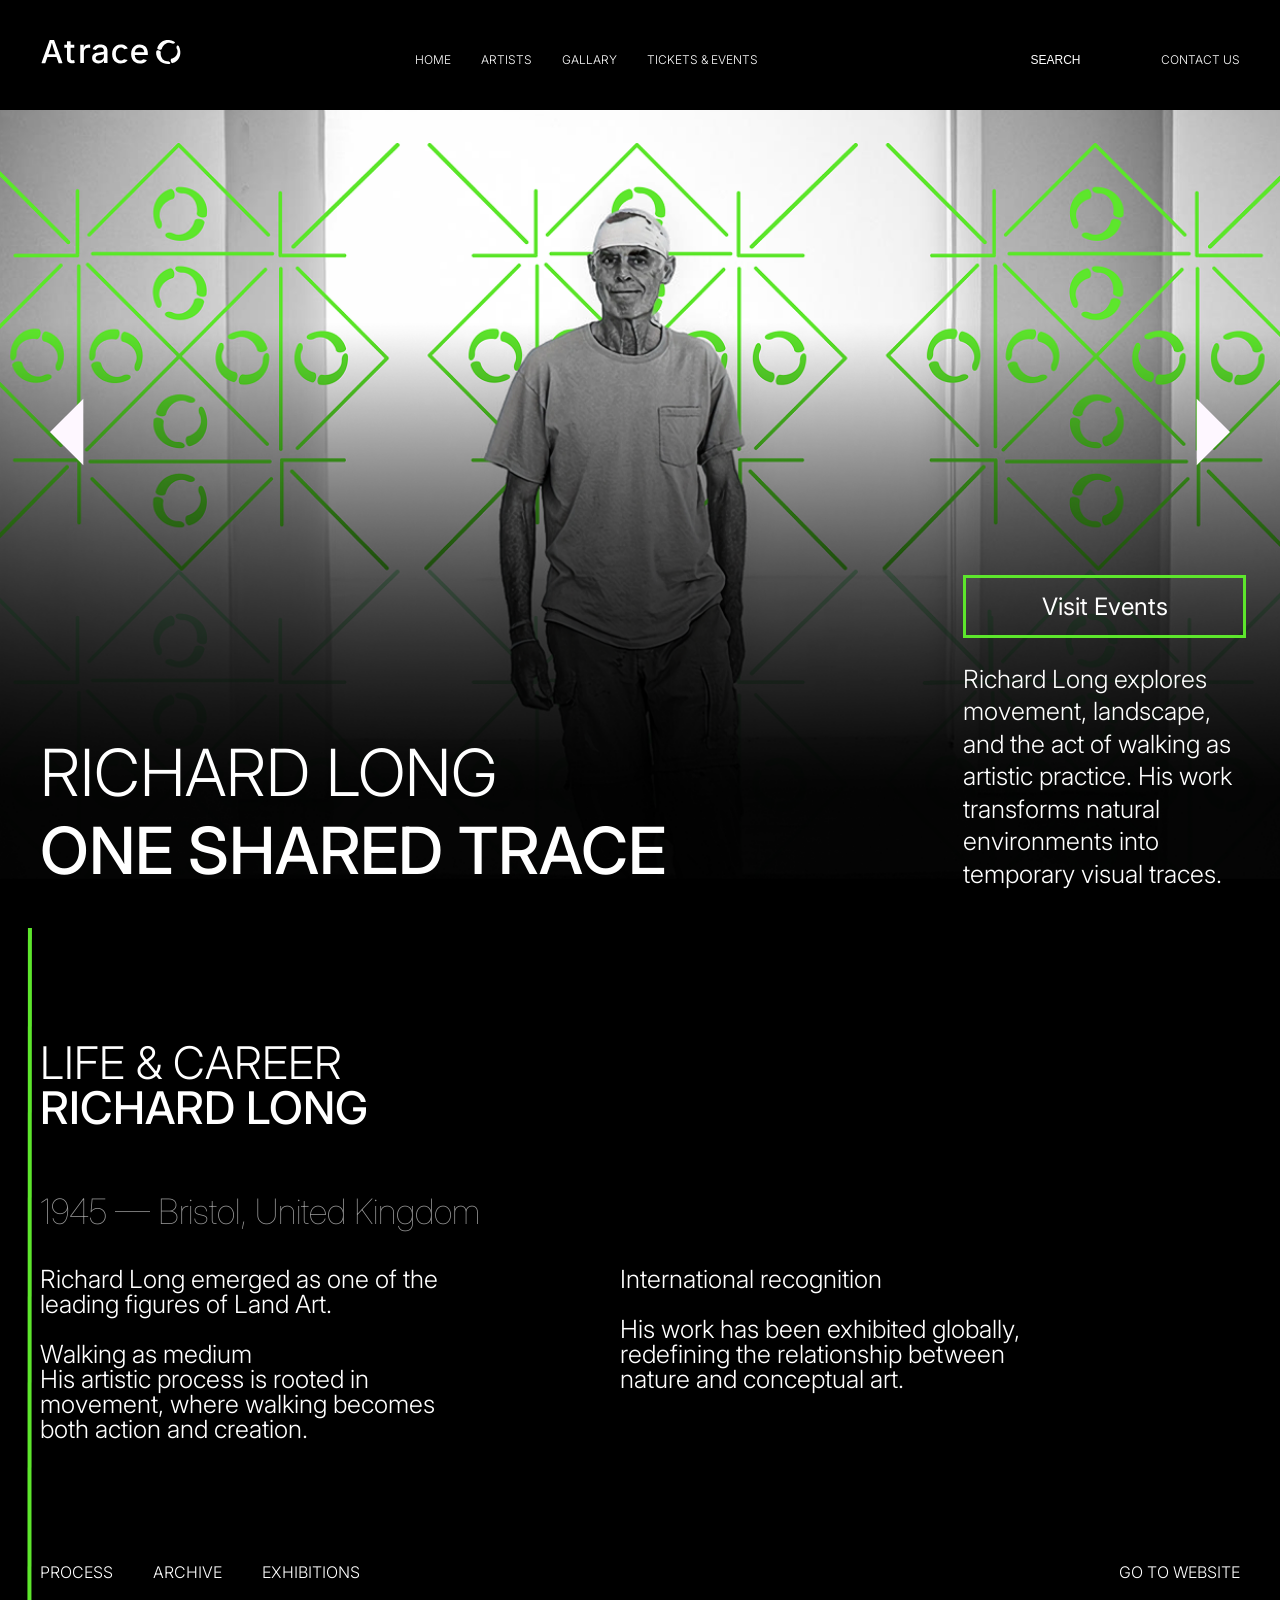
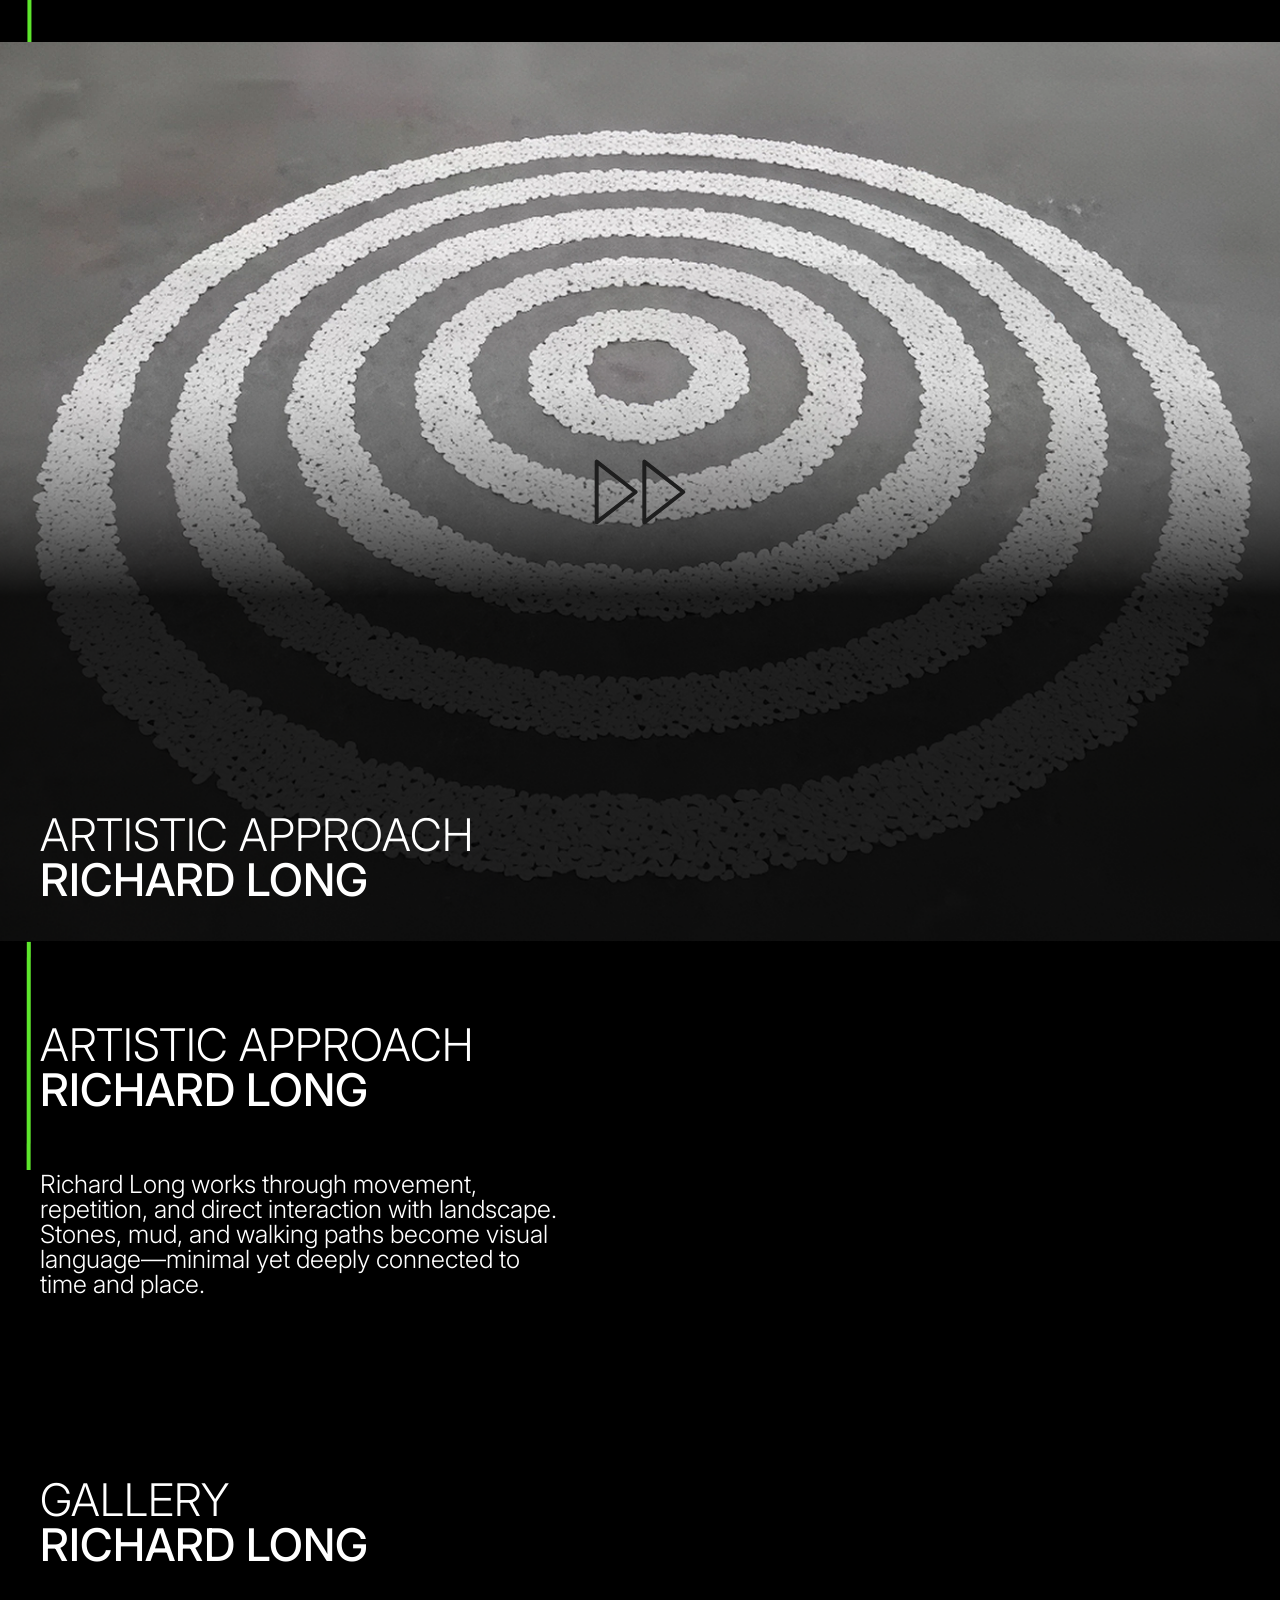
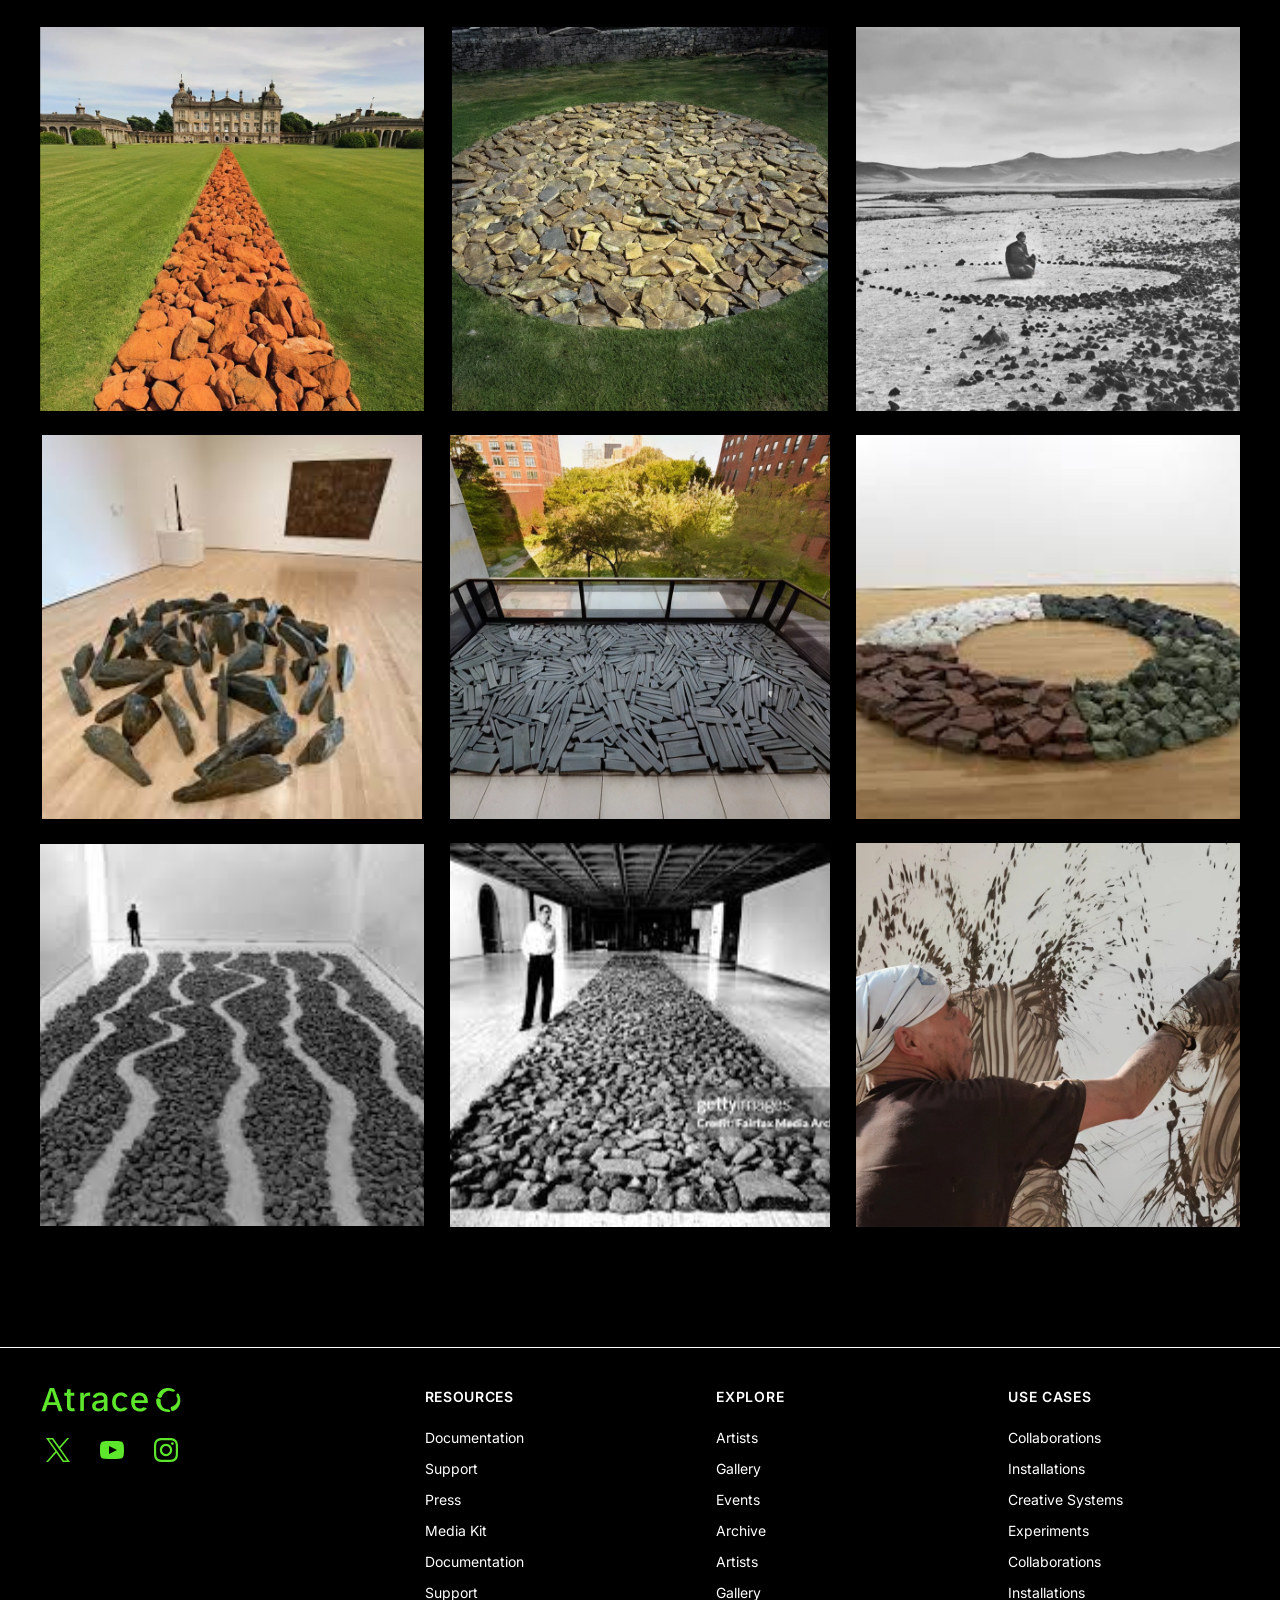
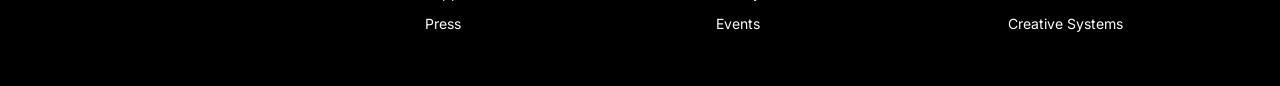
<file: RICHARD_LONG.html>
<!DOCTYPE html>
<html lang="en">

<head>
    <meta charset="UTF-8">
    <meta name="viewport" content="width=device-width, initial-scale=1.0">
    <title>Atrace</title>
    <link rel="icon" type="image/svg" sizes="32x32" href="assets/circule.svg">
    <!-- Google Font: Inter -->
    <link href="https://fonts.googleapis.com/css2?family=Inter:wght@300;400;500;600&display=swap" rel="stylesheet">

    <link rel="stylesheet" href="styles.css">
</head>

<body class="dark">

    <header class="header">
        <div class="logo">
            <div class="logo-inner">
                <!-- CHANGE WIDTH AND HEIGHT OF ATRACE DOWN HERE -->
                <svg width="110" height="24" viewBox="0 0 147 33" fill="none" xmlns="http://www.w3.org/2000/svg">
                    <path
                        d="M0.0226463 31.4394L11.1515 0.251324C11.205 0.101091 11.3487 0 11.5078 0H16.9969C17.156 0 17.2983 0.0996871 17.3532 0.248516L28.6919 31.4365C28.7821 31.6823 28.599 31.942 28.3356 31.942H23.8325C23.6719 31.942 23.5282 31.8409 23.4747 31.6893L17.3265 14.1696C16.8391 12.7263 16.3053 11.026 15.725 9.06732C15.1785 7.22521 14.5531 5.0335 13.8474 2.49499C13.7812 2.25489 13.9615 2.0134 14.2122 2.0134C14.4601 2.0134 14.6418 2.25068 14.5784 2.49077C13.8981 5.06017 13.284 7.27716 12.7361 9.14173C12.1558 11.1214 11.643 12.7965 11.1979 14.1696L5.24126 31.6851C5.18915 31.8381 5.04548 31.942 4.88209 31.942H0.379005C0.117018 31.942 -0.0660913 31.6837 0.0226463 31.4379V31.4394ZM6.01455 23.1415V19.8237C6.01455 19.6159 6.18357 19.446 6.39344 19.446H22.3042C22.5127 19.446 22.6831 19.6145 22.6831 19.8237V23.1415C22.6831 23.3493 22.5141 23.5191 22.3042 23.5191H6.39344C6.18498 23.5191 6.01455 23.3507 6.01455 23.1415Z"
                        fill="currentColor" />
                    <path
                        d="M45.0422 6.86156V10.154C45.0422 10.3618 44.8732 10.5317 44.6633 10.5317H31.6738C31.4653 10.5317 31.2949 10.3632 31.2949 10.154V6.86156C31.2949 6.65376 31.4639 6.48387 31.6738 6.48387H44.6633C44.8717 6.48387 45.0422 6.65236 45.0422 6.86156ZM35.3726 1.807H39.6066C39.8151 1.807 39.9855 1.97549 39.9855 2.18469V24.9358C39.9855 25.9467 40.201 26.6881 40.6321 27.1626C41.0631 27.6372 41.7702 27.8745 42.7533 27.8745C43.0111 27.8745 43.3505 27.845 43.7745 27.7846C44.0449 27.7467 44.29 27.7074 44.5098 27.6695C44.7098 27.6344 44.8985 27.7622 44.9422 27.9601L45.6732 31.2456C45.7155 31.4365 45.607 31.6331 45.4183 31.6893C44.9844 31.817 44.5281 31.9139 44.0478 31.9799C43.4421 32.0627 42.8449 32.1035 42.2561 32.1035C39.9574 32.1035 38.1728 31.5124 36.9023 30.3288C35.6318 29.1451 34.9965 27.4842 34.9965 25.343V2.18469C34.9965 1.97689 35.1655 1.807 35.3754 1.807H35.3726Z"
                        fill="currentColor" />
                    <path
                        d="M53.2384 31.386V6.86156C53.2384 6.65376 53.4075 6.48387 53.6173 6.48387H57.6908C57.8993 6.48387 58.0697 6.65236 58.0697 6.86156V10.5542H58.3416C58.8106 9.167 59.6275 8.08168 60.791 7.29822C61.9558 6.51476 63.2785 6.12303 64.7602 6.12303C65.0772 6.12303 65.4406 6.13427 65.849 6.15673C66.1054 6.17077 66.335 6.18902 66.5378 6.21289C66.7294 6.23536 66.8702 6.39682 66.8702 6.58918V10.5388C66.8702 10.7718 66.6632 10.9501 66.4336 10.9108C66.2674 10.8827 66.0645 10.8547 65.8265 10.8266C65.3124 10.7662 64.7912 10.7367 64.2616 10.7367C63.1123 10.7367 62.0756 10.9782 61.1544 11.4598C60.2318 11.9428 59.5135 12.6097 58.9993 13.4606C58.4852 14.3128 58.2275 15.2957 58.2275 16.4119V31.3874C58.2275 31.5952 58.0584 31.7651 57.8486 31.7651H53.6159C53.4075 31.7651 53.237 31.5966 53.237 31.3874L53.2384 31.386Z"
                        fill="currentColor" />
                    <path
                        d="M78.1004 32.3295C76.4975 32.3295 75.0453 32.0319 73.7453 31.4365C72.4438 30.8412 71.4155 29.9707 70.6606 28.825C69.9042 27.6793 69.5267 26.2781 69.5267 24.6199C69.5267 23.1878 69.8028 22.0126 70.3549 21.0929C70.9071 20.1733 71.655 19.4418 72.6015 18.8998C73.5467 18.3579 74.5974 17.9507 75.7552 17.6783C76.9116 17.4073 78.0878 17.2037 79.2822 17.0676C80.7795 16.8864 81.9964 16.739 82.9345 16.6267C83.8726 16.513 84.5642 16.3248 85.0107 16.0609C85.4572 15.7969 85.6798 15.3715 85.6798 14.7832V14.647C85.6798 13.6978 85.4981 12.8989 85.1361 12.2503C84.7727 11.6016 84.2318 11.1004 83.5134 10.7465C82.7951 10.3927 81.8993 10.2144 80.826 10.2144C79.7217 10.2144 78.7737 10.3843 77.9793 10.7227C77.1849 11.0625 76.5426 11.4949 76.051 12.0228C75.6411 12.4623 75.3186 12.9172 75.082 13.389C75.0003 13.5504 74.8228 13.6403 74.6467 13.5939L70.6732 12.5606C70.4521 12.503 70.3267 12.2615 70.4169 12.0509C70.9803 10.7283 71.7508 9.64718 72.7283 8.81037C73.8016 7.89072 75.0341 7.21959 76.4257 6.79838C77.8173 6.37717 79.254 6.16516 80.7358 6.16516C81.764 6.16516 82.8528 6.2859 84.0022 6.5274C85.1516 6.76889 86.2319 7.20555 87.246 7.83878C88.2588 8.472 89.0842 9.36216 89.7194 10.5065C90.3547 11.6522 90.6716 13.1447 90.6716 14.984V31.3846C90.6716 31.5924 90.5026 31.7623 90.2927 31.7623H86.2192C86.0108 31.7623 85.8403 31.5938 85.8403 31.3846V28.3027H85.591C85.2586 28.9514 84.767 29.5846 84.1163 30.2024C83.4655 30.8202 82.6458 31.3298 81.6542 31.7286C80.664 32.1273 79.4808 32.3281 78.1047 32.3281L78.1004 32.3295ZM79.2118 28.3266C80.5724 28.3266 81.7373 28.0626 82.7049 27.5347C83.6726 27.0068 84.4135 26.3062 84.9276 25.4314C85.4417 24.5581 85.6995 23.6301 85.6995 22.65V20.0778C85.6995 19.8068 85.4262 19.6285 85.1741 19.731C85.029 19.7914 84.86 19.8476 84.667 19.9023C84.16 20.0455 83.5825 20.1733 82.9317 20.287C82.281 20.4008 81.6542 20.4948 81.0485 20.5692C80.4428 20.6451 79.9442 20.7054 79.5512 20.7504C78.6132 20.8711 77.7554 21.0747 76.9764 21.3611C76.1975 21.6475 75.5778 22.0547 75.1172 22.5826C74.6552 23.1106 74.4256 23.8112 74.4256 24.6859C74.4256 25.4848 74.6326 26.1559 75.0496 26.6979C75.4651 27.2399 76.0285 27.647 76.7398 27.9194C77.4497 28.1904 78.2737 28.3266 79.2118 28.3266Z"
                        fill="currentColor" />
                    <path
                        d="M112.794 26.8229C112.28 27.2216 111.701 27.5305 111.05 27.7495C110.4 27.9728 109.68 28.0809 108.897 28.0809C107.367 28.0809 106.101 27.6807 105.094 26.8818C104.086 26.0829 103.34 25.0158 102.848 23.682C102.357 22.3468 102.11 20.8725 102.11 19.2607C102.11 17.6306 102.357 16.1465 102.848 14.807C103.34 13.4634 104.086 12.3921 105.094 11.5834C106.101 10.7746 107.366 10.3717 108.897 10.3717C109.666 10.3717 110.373 10.4812 111.015 10.689C111.657 10.9024 112.226 11.2015 112.718 11.5918C113.073 11.8754 113.387 12.1955 113.664 12.5507C113.756 12.6687 113.905 12.7263 114.052 12.6912L118.217 11.6971C118.466 11.6381 118.583 11.3559 118.455 11.1355C118.327 10.915 118.192 10.7044 118.046 10.498C117.404 9.57137 116.621 8.78651 115.687 8.14626C114.758 7.50602 113.719 7.01601 112.573 6.67482C111.421 6.33504 110.187 6.16656 108.875 6.16656C106.485 6.16656 104.403 6.70712 102.636 7.79665C100.864 8.88198 99.489 10.4068 98.5059 12.3724C97.5227 14.3423 97.0354 16.6351 97.0354 19.2593C97.0354 21.8511 97.5227 24.1299 98.5059 26.0871C99.489 28.0486 100.865 29.5692 102.636 30.6545C104.402 31.744 106.484 32.2846 108.875 32.2846C110.205 32.2846 111.453 32.1119 112.614 31.7623C113.78 31.4169 114.827 30.9128 115.756 30.2501C116.69 29.5874 117.477 28.7843 118.128 27.8394C118.21 27.7214 118.287 27.6035 118.361 27.4856L113.593 26.3371C113.463 26.3062 113.329 26.3469 113.233 26.441C113.097 26.5757 112.952 26.7035 112.795 26.8229H112.794Z"
                        fill="currentColor" />
                    <path
                        d="M146.166 18.8746C146.166 16.586 145.852 14.6343 145.224 13.0323C144.596 11.4247 143.748 10.1175 142.673 9.10522C141.599 8.09712 140.387 7.35298 139.043 6.88122C137.695 6.40384 136.297 6.16796 134.845 6.16796C132.485 6.16796 130.432 6.72116 128.674 7.82895C126.92 8.93674 125.564 10.4798 124.603 12.4553C123.643 14.4294 123.164 16.7137 123.164 19.3056C123.164 21.9298 123.651 24.2127 124.626 26.1559C125.605 28.1033 126.998 29.6099 128.81 30.6769C130.627 31.7482 132.781 32.2846 135.277 32.2846C137.09 32.2846 138.715 32.008 140.141 31.459C141.57 30.91 142.769 30.1378 143.725 29.1437C144.082 28.7745 144.4 28.3841 144.68 27.9728C144.83 27.7537 144.714 27.4519 144.456 27.3901L140.105 26.3427L140.055 26.3342C139.982 26.4157 139.908 26.4971 139.827 26.5743C139.27 27.1093 138.619 27.5094 137.863 27.7734C137.107 28.0359 136.26 28.1679 135.322 28.1679C133.901 28.1679 132.653 27.8632 131.578 27.2553C130.504 26.6417 129.67 25.7389 129.074 24.5413C128.579 23.557 128.291 22.3875 128.205 21.0396C128.191 20.8234 128.368 20.6408 128.585 20.6408H145.788C145.996 20.6408 146.166 20.4724 146.166 20.2632V18.8746ZM128.62 16.9314C128.398 16.9314 128.217 16.739 128.243 16.5186C128.347 15.62 128.585 14.7733 128.961 13.9815C129.48 12.8737 130.242 11.9793 131.239 11.3026C132.236 10.6216 133.439 10.2818 134.846 10.2818C136.267 10.2818 137.45 10.6174 138.398 11.2801C139.341 11.9428 140.056 12.8638 140.544 14.0489C140.848 14.7958 141.055 15.6144 141.168 16.5101C141.196 16.7334 141.015 16.9314 140.79 16.9314H128.62Z"
                        fill="currentColor" />
                </svg>
                <!-- CHANGE WIDTH AND HEIGHT OF THE CIRCULE DOWN HERE -->
                <svg width="25" height="24" viewBox="0 0 36 35" fill="none" xmlns="http://www.w3.org/2000/svg">
                    <path
                        d="M22.0996 4.79699C21.9869 4.74224 21.8714 4.69169 21.7601 4.63413C22.7137 5.11571 22.2926 4.86579 22.0531 4.76751C21.8207 4.67203 21.5869 4.58218 21.3489 4.50074C21.1108 4.41931 20.8728 4.34349 20.6305 4.27469C20.5699 4.25784 20.5094 4.24099 20.4488 4.22414C20.1812 4.15254 20.3685 4.20028 21.0094 4.36876C20.8869 4.34208 20.7657 4.3112 20.6418 4.28452C20.1699 4.18202 19.6952 4.11182 19.2163 4.05426C18.8431 4.00933 20.2446 4.1385 19.6051 4.09357C19.4797 4.08514 19.3544 4.07672 19.229 4.0711C18.9783 4.05987 18.7262 4.05566 18.4754 4.05706C18.2444 4.05987 18.0149 4.07391 17.7853 4.08093C18.9755 4.04864 18.0332 4.06549 17.7317 4.10199C17.2317 4.16377 16.7401 4.25644 16.25 4.36736C15.7485 4.47968 16.9768 4.15956 16.4852 4.30558C16.3655 4.34068 16.2443 4.37438 16.1232 4.41088C15.8838 4.4853 15.6457 4.56533 15.4105 4.65238C14.9288 4.83069 14.4597 5.0413 14.0019 5.27297C14.1963 5.17187 14.3921 5.07078 14.5865 4.96969C13.3949 5.59168 12.3117 6.38216 11.3483 7.31585C11.4863 7.18106 11.6243 7.04487 11.7624 6.91008C10.4567 8.2018 9.41576 9.72378 8.70163 11.4143C8.77065 11.2486 8.84107 11.0843 8.91009 10.9186C8.65515 11.5378 8.44669 12.1696 8.2833 12.8197C7.92131 14.2631 5.84232 14.4273 4.64366 14.1844C3.86333 14.0272 3.0027 13.766 2.41112 13.2086C2.00687 12.8281 1.53362 12.2749 1.68574 11.667C2.58157 8.0965 4.80563 4.91353 7.85651 2.83555C10.9863 0.702804 14.9316 -0.249138 18.6994 0.0555395C21.2714 0.263338 23.6997 0.890945 26.0196 2.02682C26.5365 2.27954 27.1858 2.86222 27.3309 3.45192C27.4675 4.00371 27.2041 4.57937 26.7351 4.88966C25.3688 5.79387 23.4771 5.47234 22.0996 4.79699Z"
                        fill="currentColor" />
                    <path
                        d="M30.3607 13.1904C30.4184 13.3013 30.4719 13.415 30.5311 13.5259C30.0268 12.5866 30.286 12.9994 30.3916 13.2367C30.4973 13.474 30.5874 13.6972 30.6762 13.9317C30.7649 14.1662 30.8452 14.4035 30.9198 14.6421C30.9381 14.7025 30.9565 14.7615 30.9748 14.8219C31.0536 15.0858 31.0001 14.9019 30.817 14.2659C30.8466 14.388 30.8804 14.5074 30.91 14.6295C31.0227 15.0971 31.1058 15.5688 31.1734 16.0448C31.2269 16.4155 31.0649 15.0226 31.1255 15.6587C31.1368 15.7836 31.148 15.9086 31.1565 16.0336C31.1734 16.2835 31.1832 16.5334 31.1875 16.7847C31.1903 17.015 31.1804 17.2438 31.1804 17.4741C31.1846 16.2863 31.1903 17.227 31.1607 17.5275C31.11 18.0273 31.0283 18.5187 30.9283 19.0115C30.8269 19.5142 31.1199 18.2814 30.9846 18.7757C30.9522 18.8964 30.9212 19.0171 30.8874 19.1379C30.8184 19.3794 30.7438 19.6181 30.6621 19.854C30.4931 20.3384 30.2944 20.8101 30.0719 21.272C30.1691 21.0755 30.2649 20.8789 30.3621 20.6823C29.7663 21.8842 28.9986 22.9822 28.083 23.9636C28.2154 23.8232 28.3479 23.6828 28.4803 23.541C27.2154 24.872 25.7125 25.9433 24.0335 26.6959C24.1969 26.6229 24.3617 26.5498 24.5251 26.4768C23.9096 26.745 23.28 26.9682 22.6334 27.1452C21.1953 27.5397 21.0784 29.6149 21.3489 30.8041C21.5249 31.5791 21.8066 32.43 22.3799 33.007C22.7715 33.4016 23.3363 33.8593 23.9434 33.6936C27.5027 32.7192 30.6452 30.4278 32.658 27.3417C34.7243 24.1728 35.5891 20.219 35.1961 16.4716C34.9285 13.9135 34.2426 11.5083 33.0509 9.22254C32.7847 8.71287 32.1861 8.07965 31.5917 7.94767C31.0353 7.82411 30.4635 8.09931 30.1635 8.57387C29.2873 9.95545 29.655 11.8327 30.3635 13.1918L30.3607 13.1904Z"
                        fill="currentColor" />
                    <path
                        d="M16.1105 30.8715C15.9851 30.8771 15.8584 30.8771 15.733 30.8827C16.7993 30.8266 16.3147 30.8855 16.0556 30.8799C15.8049 30.8743 15.5541 30.8617 15.3034 30.8406C15.0527 30.8209 14.8034 30.7929 14.5541 30.7592C14.4921 30.7507 14.4301 30.7423 14.3682 30.7325C14.0949 30.6904 14.2851 30.7227 14.94 30.8266C14.8175 30.8013 14.6935 30.7816 14.5696 30.7564C14.0977 30.6595 13.6329 30.5331 13.1723 30.3941C12.8131 30.2846 14.147 30.7297 13.5442 30.5149C13.4258 30.4727 13.3075 30.4292 13.1906 30.3829C12.9568 30.2916 12.7244 30.1947 12.4962 30.0922C12.2864 29.9982 12.0821 29.8915 11.8736 29.7932C12.9498 30.3014 12.0948 29.9069 11.8342 29.7525C11.4018 29.4955 10.9891 29.2119 10.5848 28.9128C10.1721 28.6082 11.1666 29.3958 10.775 29.0645C10.6792 28.983 10.582 28.9044 10.4877 28.823C10.2975 28.6587 10.113 28.4902 9.93268 28.3147C9.56365 27.9567 9.21997 27.5776 8.89601 27.1803C9.03404 27.3516 9.17068 27.5214 9.30871 27.6927C8.47064 26.6453 7.80017 25.4856 7.29732 24.243C7.36916 24.4227 7.441 24.601 7.51142 24.7807C6.83955 23.0734 6.50431 21.2622 6.53389 19.4285C6.53108 19.6083 6.52686 19.7866 6.52404 19.9663C6.54094 19.2966 6.60574 18.6338 6.71983 17.9753C6.97337 16.5095 5.13662 15.5225 3.94219 15.2613C3.16468 15.0914 2.27168 14.9847 1.50403 15.2557C0.980053 15.441 0.323675 15.757 0.216626 16.3747C-0.410171 20.0014 0.33636 23.8091 2.28577 26.9374C4.28589 30.1484 7.51001 32.6069 11.0806 33.8438C13.5174 34.6891 15.9936 35.092 18.5754 34.9867C19.1515 34.9629 19.9812 34.6919 20.353 34.2103C20.7009 33.7596 20.6939 33.1278 20.3896 32.6546C19.5065 31.2773 17.6458 30.8111 16.1105 30.8743V30.8715Z"
                        fill="currentColor" />
                </svg>

            </div>


        </div>

        <nav class="nav">
            <a href="index.html">HOME</a>
            <a href="Artists.html">ARTISTS</a>
            <a href="gallary.html">GALLARY</a>
            <a href="events.html">TICKETS & EVENTS</a>
        </nav>

        <div class="actions">
            <form class="search-container">
                <div class="search-box">
                    <input type="text" placeholder="SEARCH" id="searchInput">

                    <button class="search-icon" type="submit">
                        <!-- SVG -->
                        <svg viewBox="0 0 36 35" xmlns="http://www.w3.org/2000/svg">
                            <path
                                d="M22.0996 4.79699C21.9869 4.74224 21.8714 4.69169 21.7601 4.63413C22.7137 5.11571 22.2926 4.86579 22.0531 4.76751C21.8207 4.67203 21.5869 4.58218 21.3489 4.50074C21.1108 4.41931 20.8728 4.34349 20.6305 4.27469C20.5699 4.25784 20.5094 4.24099 20.4488 4.22414C20.1812 4.15254 20.3685 4.20028 21.0094 4.36876C20.8869 4.34208 20.7657 4.3112 20.6418 4.28452C20.1699 4.18202 19.6952 4.11182 19.2163 4.05426C18.8431 4.00933 20.2446 4.1385 19.6051 4.09357C19.4797 4.08514 19.3544 4.07672 19.229 4.0711C18.9783 4.05987 18.7262 4.05566 18.4755 4.05706C18.2445 4.05987 18.0149 4.07391 17.7853 4.08093C18.9755 4.04864 18.0332 4.06549 17.7317 4.10199C17.2317 4.16377 16.7401 4.25644 16.25 4.36736C15.7485 4.47968 16.9768 4.15956 16.4852 4.30558C16.3655 4.34068 16.2443 4.37438 16.1232 4.41088C15.8838 4.4853 15.6457 4.56533 15.4105 4.65238C14.9288 4.83069 14.4597 5.0413 14.002 5.27297C14.1963 5.17187 14.3921 5.07078 14.5865 4.96969C13.3949 5.59168 12.3117 6.38216 11.3483 7.31585C11.4863 7.18106 11.6243 7.04487 11.7624 6.91008C10.4567 8.2018 9.41577 9.72378 8.70164 11.4143C8.77066 11.2486 8.84108 11.0843 8.9101 10.9186C8.65516 11.5378 8.4467 12.1696 8.28331 12.8197C7.92132 14.2631 5.84233 14.4273 4.64367 14.1844C3.86334 14.0272 3.00271 13.766 2.41113 13.2086C2.00688 12.8281 1.53363 12.2749 1.68575 11.667C2.58158 8.0965 4.80564 4.91353 7.85652 2.83555C10.9863 0.702804 14.9316 -0.249138 18.6994 0.0555395C21.2714 0.263338 23.6997 0.890945 26.0196 2.02682C26.5365 2.27954 27.1858 2.86222 27.3309 3.45192C27.4675 4.00371 27.2041 4.57937 26.7351 4.88966C25.3688 5.79387 23.4772 5.47234 22.0996 4.79699Z"
                                fill="currentColor" />
                            <path
                                d="M30.3607 13.1904C30.4184 13.3013 30.4719 13.415 30.5311 13.5259C30.0268 12.5866 30.286 12.9994 30.3916 13.2367C30.4973 13.474 30.5874 13.6972 30.6762 13.9317C30.7649 14.1662 30.8452 14.4035 30.9198 14.6421C30.9381 14.7025 30.9565 14.7615 30.9748 14.8219C31.0537 15.0858 31.0001 14.9019 30.817 14.2659C30.8466 14.388 30.8804 14.5074 30.91 14.6295C31.0227 15.0971 31.1058 15.5688 31.1734 16.0448C31.2269 16.4155 31.0649 15.0226 31.1255 15.6587C31.1368 15.7836 31.148 15.9086 31.1565 16.0336C31.1734 16.2835 31.1832 16.5334 31.1875 16.7847C31.1903 17.015 31.1804 17.2438 31.1804 17.4741C31.1846 16.2863 31.1903 17.227 31.1607 17.5275C31.11 18.0273 31.0283 18.5187 30.9283 19.0115C30.8269 19.5142 31.1199 18.2814 30.9846 18.7757C30.9522 18.8964 30.9212 19.0171 30.8874 19.1379C30.8184 19.3794 30.7438 19.6181 30.6621 19.854C30.4931 20.3384 30.2944 20.8101 30.0719 21.272C30.1691 21.0755 30.2649 20.8789 30.3621 20.6823C29.7663 21.8842 28.9986 22.9822 28.0831 23.9636C28.2155 23.8232 28.3479 23.6828 28.4803 23.541C27.2154 24.872 25.7125 25.9433 24.0335 26.6959C24.1969 26.6229 24.3617 26.5498 24.5251 26.4768C23.9096 26.745 23.28 26.9682 22.6334 27.1452C21.1953 27.5397 21.0784 29.6149 21.3489 30.8041C21.5249 31.5791 21.8066 32.43 22.3799 33.007C22.7715 33.4016 23.3363 33.8593 23.9434 33.6936C27.5027 32.7192 30.6452 30.4278 32.658 27.3417C34.7243 24.1728 35.5891 20.219 35.1961 16.4716C34.9285 13.9135 34.2426 11.5083 33.0509 9.22254C32.7847 8.71287 32.1861 8.07965 31.5917 7.94767C31.0353 7.82411 30.4635 8.09931 30.1635 8.57387C29.2873 9.95545 29.655 11.8327 30.3635 13.1918L30.3607 13.1904Z"
                                fill="currentColor" />
                            <path
                                d="M16.1105 30.8715C15.9851 30.8771 15.8584 30.8771 15.733 30.8827C16.7993 30.8266 16.3147 30.8855 16.0556 30.8799C15.8049 30.8743 15.5541 30.8617 15.3034 30.8406C15.0527 30.8209 14.8034 30.7929 14.5541 30.7592C14.4921 30.7507 14.4301 30.7423 14.3682 30.7325C14.0949 30.6904 14.2851 30.7227 14.94 30.8266C14.8175 30.8013 14.6935 30.7816 14.5696 30.7564C14.0977 30.6595 13.6329 30.5331 13.1723 30.3941C12.8131 30.2846 14.147 30.7297 13.5442 30.5149C13.4258 30.4727 13.3075 30.4292 13.1906 30.3829C12.9568 30.2916 12.7244 30.1947 12.4962 30.0922C12.2864 29.9982 12.0821 29.8915 11.8736 29.7932C12.9498 30.3014 12.0948 29.9069 11.8342 29.7525C11.4018 29.4955 10.9891 29.2119 10.5848 28.9128C10.1721 28.6082 11.1666 29.3958 10.775 29.0645C10.6792 28.983 10.582 28.9044 10.4877 28.823C10.2975 28.6587 10.113 28.4902 9.93268 28.3147C9.56365 27.9567 9.21997 27.5776 8.89601 27.1803C9.03404 27.3516 9.17068 27.5214 9.30871 27.6927C8.47064 26.6453 7.80017 25.4856 7.29732 24.243C7.36916 24.4227 7.441 24.601 7.51142 24.7807C6.83955 23.0734 6.50431 21.2622 6.53389 19.4285C6.53108 19.6083 6.52686 19.7866 6.52404 19.9663C6.54094 19.2966 6.60574 18.6338 6.71983 17.9753C6.97337 16.5095 5.13662 15.5225 3.94219 15.2613C3.16468 15.0914 2.27168 14.9847 1.50403 15.2557C0.980053 15.4411 0.323675 15.757 0.216626 16.3747C-0.410171 20.0014 0.33636 23.8091 2.28577 26.9374C4.28589 30.1484 7.51001 32.6069 11.0806 33.8438C13.5174 34.6891 15.9936 35.092 18.5754 34.9867C19.1515 34.9629 19.9812 34.6919 20.353 34.2103C20.7009 33.7596 20.6939 33.1278 20.3896 32.6546C19.5065 31.2773 17.6458 30.8111 16.1105 30.8743V30.8715Z"
                                fill="currentColor" />
                        </svg>
                    </button>
                </div>

                <span class="underline"></span>
            </form>
            <div class="auth">
                <a href="contact.html">CONTACT US</a>

            </div>
            <button class="burger-menu" id="burgerBtn" aria-label="Open Menu">
                <svg width="24" height="24" viewBox="0 0 20 20" fill="none" stroke="currentColor" stroke-width="2"
                    stroke-linecap="round" stroke-linejoin="round">
                    <line x1="3" y1="12" x2="21" y2="12"></line>
                    <line x1="3" y1="6" x2="21" y2="6"></line>
                    <line x1="3" y1="18" x2="21" y2="18"></line>
                </svg>
            </button>
        </div>


    </header>

    <aside class="mobile-sidebar" id="mobileSidebar">
        <div class="sidebar-header">
            <div class="logo">
                <div class="logo-inner">
                    <!-- CHANGE WIDTH AND HEIGHT OF ATRACE DOWN HERE -->
                    <svg width="110" height="24" viewBox="0 0 147 33" fill="none" xmlns="http://www.w3.org/2000/svg">
                        <path
                            d="M0.0226463 31.4394L11.1515 0.251324C11.205 0.101091 11.3487 0 11.5078 0H16.9969C17.156 0 17.2983 0.0996871 17.3532 0.248516L28.6919 31.4365C28.7821 31.6823 28.599 31.942 28.3356 31.942H23.8325C23.6719 31.942 23.5282 31.8409 23.4747 31.6893L17.3265 14.1696C16.8391 12.7263 16.3053 11.026 15.725 9.06732C15.1785 7.22521 14.5531 5.0335 13.8474 2.49499C13.7812 2.25489 13.9615 2.0134 14.2122 2.0134C14.4601 2.0134 14.6418 2.25068 14.5784 2.49077C13.8981 5.06017 13.284 7.27716 12.7361 9.14173C12.1558 11.1214 11.643 12.7965 11.1979 14.1696L5.24126 31.6851C5.18915 31.8381 5.04548 31.942 4.88209 31.942H0.379005C0.117018 31.942 -0.0660913 31.6837 0.0226463 31.4379V31.4394ZM6.01455 23.1415V19.8237C6.01455 19.6159 6.18357 19.446 6.39344 19.446H22.3042C22.5127 19.446 22.6831 19.6145 22.6831 19.8237V23.1415C22.6831 23.3493 22.5141 23.5191 22.3042 23.5191H6.39344C6.18498 23.5191 6.01455 23.3507 6.01455 23.1415Z"
                            fill="currentColor" />
                        <path
                            d="M45.0422 6.86156V10.154C45.0422 10.3618 44.8732 10.5317 44.6633 10.5317H31.6738C31.4653 10.5317 31.2949 10.3632 31.2949 10.154V6.86156C31.2949 6.65376 31.4639 6.48387 31.6738 6.48387H44.6633C44.8717 6.48387 45.0422 6.65236 45.0422 6.86156ZM35.3726 1.807H39.6066C39.8151 1.807 39.9855 1.97549 39.9855 2.18469V24.9358C39.9855 25.9467 40.201 26.6881 40.6321 27.1626C41.0631 27.6372 41.7702 27.8745 42.7533 27.8745C43.0111 27.8745 43.3505 27.845 43.7745 27.7846C44.0449 27.7467 44.29 27.7074 44.5098 27.6695C44.7098 27.6344 44.8985 27.7622 44.9422 27.9601L45.6732 31.2456C45.7155 31.4365 45.607 31.6331 45.4183 31.6893C44.9844 31.817 44.5281 31.9139 44.0478 31.9799C43.4421 32.0627 42.8449 32.1035 42.2561 32.1035C39.9574 32.1035 38.1728 31.5124 36.9023 30.3288C35.6318 29.1451 34.9965 27.4842 34.9965 25.343V2.18469C34.9965 1.97689 35.1655 1.807 35.3754 1.807H35.3726Z"
                            fill="currentColor" />
                        <path
                            d="M53.2384 31.386V6.86156C53.2384 6.65376 53.4075 6.48387 53.6173 6.48387H57.6908C57.8993 6.48387 58.0697 6.65236 58.0697 6.86156V10.5542H58.3416C58.8106 9.167 59.6275 8.08168 60.791 7.29822C61.9558 6.51476 63.2785 6.12303 64.7602 6.12303C65.0772 6.12303 65.4406 6.13427 65.849 6.15673C66.1054 6.17077 66.335 6.18902 66.5378 6.21289C66.7294 6.23536 66.8702 6.39682 66.8702 6.58918V10.5388C66.8702 10.7718 66.6632 10.9501 66.4336 10.9108C66.2674 10.8827 66.0645 10.8547 65.8265 10.8266C65.3124 10.7662 64.7912 10.7367 64.2616 10.7367C63.1123 10.7367 62.0756 10.9782 61.1544 11.4598C60.2318 11.9428 59.5135 12.6097 58.9993 13.4606C58.4852 14.3128 58.2275 15.2957 58.2275 16.4119V31.3874C58.2275 31.5952 58.0584 31.7651 57.8486 31.7651H53.6159C53.4075 31.7651 53.237 31.5966 53.237 31.3874L53.2384 31.386Z"
                            fill="currentColor" />
                        <path
                            d="M78.1004 32.3295C76.4975 32.3295 75.0453 32.0319 73.7453 31.4365C72.4438 30.8412 71.4155 29.9707 70.6606 28.825C69.9042 27.6793 69.5267 26.2781 69.5267 24.6199C69.5267 23.1878 69.8028 22.0126 70.3549 21.0929C70.9071 20.1733 71.655 19.4418 72.6015 18.8998C73.5467 18.3579 74.5974 17.9507 75.7552 17.6783C76.9116 17.4073 78.0878 17.2037 79.2822 17.0676C80.7795 16.8864 81.9964 16.739 82.9345 16.6267C83.8726 16.513 84.5642 16.3248 85.0107 16.0609C85.4572 15.7969 85.6798 15.3715 85.6798 14.7832V14.647C85.6798 13.6978 85.4981 12.8989 85.1361 12.2503C84.7727 11.6016 84.2318 11.1004 83.5134 10.7465C82.7951 10.3927 81.8993 10.2144 80.826 10.2144C79.7217 10.2144 78.7737 10.3843 77.9793 10.7227C77.1849 11.0625 76.5426 11.4949 76.051 12.0228C75.6411 12.4623 75.3186 12.9172 75.082 13.389C75.0003 13.5504 74.8228 13.6403 74.6467 13.5939L70.6732 12.5606C70.4521 12.503 70.3267 12.2615 70.4169 12.0509C70.9803 10.7283 71.7508 9.64718 72.7283 8.81037C73.8016 7.89072 75.0341 7.21959 76.4257 6.79838C77.8173 6.37717 79.254 6.16516 80.7358 6.16516C81.764 6.16516 82.8528 6.2859 84.0022 6.5274C85.1516 6.76889 86.2319 7.20555 87.246 7.83878C88.2588 8.472 89.0842 9.36216 89.7194 10.5065C90.3547 11.6522 90.6716 13.1447 90.6716 14.984V31.3846C90.6716 31.5924 90.5026 31.7623 90.2927 31.7623H86.2192C86.0108 31.7623 85.8403 31.5938 85.8403 31.3846V28.3027H85.591C85.2586 28.9514 84.767 29.5846 84.1163 30.2024C83.4655 30.8202 82.6458 31.3298 81.6542 31.7286C80.664 32.1273 79.4808 32.3281 78.1047 32.3281L78.1004 32.3295ZM79.2118 28.3266C80.5724 28.3266 81.7373 28.0626 82.7049 27.5347C83.6726 27.0068 84.4135 26.3062 84.9276 25.4314C85.4417 24.5581 85.6995 23.6301 85.6995 22.65V20.0778C85.6995 19.8068 85.4262 19.6285 85.1741 19.731C85.029 19.7914 84.86 19.8476 84.667 19.9023C84.16 20.0455 83.5825 20.1733 82.9317 20.287C82.281 20.4008 81.6542 20.4948 81.0485 20.5692C80.4428 20.6451 79.9442 20.7054 79.5512 20.7504C78.6132 20.8711 77.7554 21.0747 76.9764 21.3611C76.1975 21.6475 75.5778 22.0547 75.1172 22.5826C74.6552 23.1106 74.4256 23.8112 74.4256 24.6859C74.4256 25.4848 74.6326 26.1559 75.0496 26.6979C75.4651 27.2399 76.0285 27.647 76.7398 27.9194C77.4497 28.1904 78.2737 28.3266 79.2118 28.3266Z"
                            fill="currentColor" />
                        <path
                            d="M112.794 26.8229C112.28 27.2216 111.701 27.5305 111.05 27.7495C110.4 27.9728 109.68 28.0809 108.897 28.0809C107.367 28.0809 106.101 27.6807 105.094 26.8818C104.086 26.0829 103.34 25.0158 102.848 23.682C102.357 22.3468 102.11 20.8725 102.11 19.2607C102.11 17.6306 102.357 16.1465 102.848 14.807C103.34 13.4634 104.086 12.3921 105.094 11.5834C106.101 10.7746 107.366 10.3717 108.897 10.3717C109.666 10.3717 110.373 10.4812 111.015 10.689C111.657 10.9024 112.226 11.2015 112.718 11.5918C113.073 11.8754 113.387 12.1955 113.664 12.5507C113.756 12.6687 113.905 12.7263 114.052 12.6912L118.217 11.6971C118.466 11.6381 118.583 11.3559 118.455 11.1355C118.327 10.915 118.192 10.7044 118.046 10.498C117.404 9.57137 116.621 8.78651 115.687 8.14626C114.758 7.50602 113.719 7.01601 112.573 6.67482C111.421 6.33504 110.187 6.16656 108.875 6.16656C106.485 6.16656 104.403 6.70712 102.636 7.79665C100.864 8.88198 99.489 10.4068 98.5059 12.3724C97.5227 14.3423 97.0354 16.6351 97.0354 19.2593C97.0354 21.8511 97.5227 24.1299 98.5059 26.0871C99.489 28.0486 100.865 29.5692 102.636 30.6545C104.402 31.744 106.484 32.2846 108.875 32.2846C110.205 32.2846 111.453 32.1119 112.614 31.7623C113.78 31.4169 114.827 30.9128 115.756 30.2501C116.69 29.5874 117.477 28.7843 118.128 27.8394C118.21 27.7214 118.287 27.6035 118.361 27.4856L113.593 26.3371C113.463 26.3062 113.329 26.3469 113.233 26.441C113.097 26.5757 112.952 26.7035 112.795 26.8229H112.794Z"
                            fill="currentColor" />
                        <path
                            d="M146.166 18.8746C146.166 16.586 145.852 14.6343 145.224 13.0323C144.596 11.4247 143.748 10.1175 142.673 9.10522C141.599 8.09712 140.387 7.35298 139.043 6.88122C137.695 6.40384 136.297 6.16796 134.845 6.16796C132.485 6.16796 130.432 6.72116 128.674 7.82895C126.92 8.93674 125.564 10.4798 124.603 12.4553C123.643 14.4294 123.164 16.7137 123.164 19.3056C123.164 21.9298 123.651 24.2127 124.626 26.1559C125.605 28.1033 126.998 29.6099 128.81 30.6769C130.627 31.7482 132.781 32.2846 135.277 32.2846C137.09 32.2846 138.715 32.008 140.141 31.459C141.57 30.91 142.769 30.1378 143.725 29.1437C144.082 28.7745 144.4 28.3841 144.68 27.9728C144.83 27.7537 144.714 27.4519 144.456 27.3901L140.105 26.3427L140.055 26.3342C139.982 26.4157 139.908 26.4971 139.827 26.5743C139.27 27.1093 138.619 27.5094 137.863 27.7734C137.107 28.0359 136.26 28.1679 135.322 28.1679C133.901 28.1679 132.653 27.8632 131.578 27.2553C130.504 26.6417 129.67 25.7389 129.074 24.5413C128.579 23.557 128.291 22.3875 128.205 21.0396C128.191 20.8234 128.368 20.6408 128.585 20.6408H145.788C145.996 20.6408 146.166 20.4724 146.166 20.2632V18.8746ZM128.62 16.9314C128.398 16.9314 128.217 16.739 128.243 16.5186C128.347 15.62 128.585 14.7733 128.961 13.9815C129.48 12.8737 130.242 11.9793 131.239 11.3026C132.236 10.6216 133.439 10.2818 134.846 10.2818C136.267 10.2818 137.45 10.6174 138.398 11.2801C139.341 11.9428 140.056 12.8638 140.544 14.0489C140.848 14.7958 141.055 15.6144 141.168 16.5101C141.196 16.7334 141.015 16.9314 140.79 16.9314H128.62Z"
                            fill="currentColor" />
                    </svg>
                    <!-- CHANGE WIDTH AND HEIGHT OF THE CIRCULE DOWN HERE -->
                    <svg width="25" height="24" viewBox="0 0 36 35" fill="none" xmlns="http://www.w3.org/2000/svg">
                        <path
                            d="M22.0996 4.79699C21.9869 4.74224 21.8714 4.69169 21.7601 4.63413C22.7137 5.11571 22.2926 4.86579 22.0531 4.76751C21.8207 4.67203 21.5869 4.58218 21.3489 4.50074C21.1108 4.41931 20.8728 4.34349 20.6305 4.27469C20.5699 4.25784 20.5094 4.24099 20.4488 4.22414C20.1812 4.15254 20.3685 4.20028 21.0094 4.36876C20.8869 4.34208 20.7657 4.3112 20.6418 4.28452C20.1699 4.18202 19.6952 4.11182 19.2163 4.05426C18.8431 4.00933 20.2446 4.1385 19.6051 4.09357C19.4797 4.08514 19.3544 4.07672 19.229 4.0711C18.9783 4.05987 18.7262 4.05566 18.4754 4.05706C18.2444 4.05987 18.0149 4.07391 17.7853 4.08093C18.9755 4.04864 18.0332 4.06549 17.7317 4.10199C17.2317 4.16377 16.7401 4.25644 16.25 4.36736C15.7485 4.47968 16.9768 4.15956 16.4852 4.30558C16.3655 4.34068 16.2443 4.37438 16.1232 4.41088C15.8838 4.4853 15.6457 4.56533 15.4105 4.65238C14.9288 4.83069 14.4597 5.0413 14.0019 5.27297C14.1963 5.17187 14.3921 5.07078 14.5865 4.96969C13.3949 5.59168 12.3117 6.38216 11.3483 7.31585C11.4863 7.18106 11.6243 7.04487 11.7624 6.91008C10.4567 8.2018 9.41576 9.72378 8.70163 11.4143C8.77065 11.2486 8.84107 11.0843 8.91009 10.9186C8.65515 11.5378 8.44669 12.1696 8.2833 12.8197C7.92131 14.2631 5.84232 14.4273 4.64366 14.1844C3.86333 14.0272 3.0027 13.766 2.41112 13.2086C2.00687 12.8281 1.53362 12.2749 1.68574 11.667C2.58157 8.0965 4.80563 4.91353 7.85651 2.83555C10.9863 0.702804 14.9316 -0.249138 18.6994 0.0555395C21.2714 0.263338 23.6997 0.890945 26.0196 2.02682C26.5365 2.27954 27.1858 2.86222 27.3309 3.45192C27.4675 4.00371 27.2041 4.57937 26.7351 4.88966C25.3688 5.79387 23.4771 5.47234 22.0996 4.79699Z"
                            fill="currentColor" />
                        <path
                            d="M30.3607 13.1904C30.4184 13.3013 30.4719 13.415 30.5311 13.5259C30.0268 12.5866 30.286 12.9994 30.3916 13.2367C30.4973 13.474 30.5874 13.6972 30.6762 13.9317C30.7649 14.1662 30.8452 14.4035 30.9198 14.6421C30.9381 14.7025 30.9565 14.7615 30.9748 14.8219C31.0536 15.0858 31.0001 14.9019 30.817 14.2659C30.8466 14.388 30.8804 14.5074 30.91 14.6295C31.0227 15.0971 31.1058 15.5688 31.1734 16.0448C31.2269 16.4155 31.0649 15.0226 31.1255 15.6587C31.1368 15.7836 31.148 15.9086 31.1565 16.0336C31.1734 16.2835 31.1832 16.5334 31.1875 16.7847C31.1903 17.015 31.1804 17.2438 31.1804 17.4741C31.1846 16.2863 31.1903 17.227 31.1607 17.5275C31.11 18.0273 31.0283 18.5187 30.9283 19.0115C30.8269 19.5142 31.1199 18.2814 30.9846 18.7757C30.9522 18.8964 30.9212 19.0171 30.8874 19.1379C30.8184 19.3794 30.7438 19.6181 30.6621 19.854C30.4931 20.3384 30.2944 20.8101 30.0719 21.272C30.1691 21.0755 30.2649 20.8789 30.3621 20.6823C29.7663 21.8842 28.9986 22.9822 28.083 23.9636C28.2154 23.8232 28.3479 23.6828 28.4803 23.541C27.2154 24.872 25.7125 25.9433 24.0335 26.6959C24.1969 26.6229 24.3617 26.5498 24.5251 26.4768C23.9096 26.745 23.28 26.9682 22.6334 27.1452C21.1953 27.5397 21.0784 29.6149 21.3489 30.8041C21.5249 31.5791 21.8066 32.43 22.3799 33.007C22.7715 33.4016 23.3363 33.8593 23.9434 33.6936C27.5027 32.7192 30.6452 30.4278 32.658 27.3417C34.7243 24.1728 35.5891 20.219 35.1961 16.4716C34.9285 13.9135 34.2426 11.5083 33.0509 9.22254C32.7847 8.71287 32.1861 8.07965 31.5917 7.94767C31.0353 7.82411 30.4635 8.09931 30.1635 8.57387C29.2873 9.95545 29.655 11.8327 30.3635 13.1918L30.3607 13.1904Z"
                            fill="currentColor" />
                        <path
                            d="M16.1105 30.8715C15.9851 30.8771 15.8584 30.8771 15.733 30.8827C16.7993 30.8266 16.3147 30.8855 16.0556 30.8799C15.8049 30.8743 15.5541 30.8617 15.3034 30.8406C15.0527 30.8209 14.8034 30.7929 14.5541 30.7592C14.4921 30.7507 14.4301 30.7423 14.3682 30.7325C14.0949 30.6904 14.2851 30.7227 14.94 30.8266C14.8175 30.8013 14.6935 30.7816 14.5696 30.7564C14.0977 30.6595 13.6329 30.5331 13.1723 30.3941C12.8131 30.2846 14.147 30.7297 13.5442 30.5149C13.4258 30.4727 13.3075 30.4292 13.1906 30.3829C12.9568 30.2916 12.7244 30.1947 12.4962 30.0922C12.2864 29.9982 12.0821 29.8915 11.8736 29.7932C12.9498 30.3014 12.0948 29.9069 11.8342 29.7525C11.4018 29.4955 10.9891 29.2119 10.5848 28.9128C10.1721 28.6082 11.1666 29.3958 10.775 29.0645C10.6792 28.983 10.582 28.9044 10.4877 28.823C10.2975 28.6587 10.113 28.4902 9.93268 28.3147C9.56365 27.9567 9.21997 27.5776 8.89601 27.1803C9.03404 27.3516 9.17068 27.5214 9.30871 27.6927C8.47064 26.6453 7.80017 25.4856 7.29732 24.243C7.36916 24.4227 7.441 24.601 7.51142 24.7807C6.83955 23.0734 6.50431 21.2622 6.53389 19.4285C6.53108 19.6083 6.52686 19.7866 6.52404 19.9663C6.54094 19.2966 6.60574 18.6338 6.71983 17.9753C6.97337 16.5095 5.13662 15.5225 3.94219 15.2613C3.16468 15.0914 2.27168 14.9847 1.50403 15.2557C0.980053 15.441 0.323675 15.757 0.216626 16.3747C-0.410171 20.0014 0.33636 23.8091 2.28577 26.9374C4.28589 30.1484 7.51001 32.6069 11.0806 33.8438C13.5174 34.6891 15.9936 35.092 18.5754 34.9867C19.1515 34.9629 19.9812 34.6919 20.353 34.2103C20.7009 33.7596 20.6939 33.1278 20.3896 32.6546C19.5065 31.2773 17.6458 30.8111 16.1105 30.8743V30.8715Z"
                            fill="currentColor" />
                    </svg>

                </div>


            </div>
            <button class="close-menu" id="closeBtn" aria-label="Close Menu">&times;</button>
        </div>

        <nav class="sidebar-nav">
            <a href="index.html">HOME</a>
            <a href="Artists.html">ARTISTS</a>
            <a href="gallary.html">GALLARY</a>
            <a href="events.html">TICKETS & EVENTS</a>
            <a href="contact.html">CONTACT US</a>
        </nav>

        <div class="footer-column brand-column">


            <div class="socials">

                <a href="#" aria-label="X">
                    <svg width="24" height="24" viewBox="0 0 24 24" fill="none" xmlns="http://www.w3.org/2000/svg">
                        <path
                            d="M14.2737 10.1635L23.2023 0H21.0872L13.3313 8.82305L7.14125 0H0L9.3626 13.3433L0 24H2.11504L10.3002 14.6806L16.8388 24H23.98M2.8784 1.5619H6.12769L21.0856 22.5148H17.8355"
                            fill="#5DE62C" />
                    </svg>

                </a>

                <a href="#" aria-label="YouTube">
                    <svg width="24" height="18" viewBox="0 0 24 18" fill="none" xmlns="http://www.w3.org/2000/svg">
                        <path
                            d="M19.615 0.184125C16.011 -0.0618748 7.984 -0.0608748 4.385 0.184125C0.488 0.450125 0.029 2.80412 0 9.00012C0.029 15.1851 0.484 17.5491 4.385 17.8161C7.985 18.0611 16.011 18.0621 19.615 17.8161C23.512 17.5501 23.971 15.1961 24 9.00012C23.971 2.81512 23.516 0.451125 19.615 0.184125ZM9 13.0001V5.00013L17 8.99312L9 13.0001Z"
                            fill="#5DE62C" />
                    </svg>

                </a>

                <a href="#" aria-label="Instagram">
                    <svg width="24" height="24" viewBox="0 0 24 24" fill="none" xmlns="http://www.w3.org/2000/svg">
                        <path
                            d="M12 2.163C15.204 2.163 15.584 2.175 16.85 2.233C20.102 2.381 21.621 3.924 21.769 7.152C21.827 8.417 21.838 8.797 21.838 12.001C21.838 15.206 21.826 15.585 21.769 16.85C21.62 20.075 20.105 21.621 16.85 21.769C15.584 21.827 15.206 21.839 12 21.839C8.796 21.839 8.416 21.827 7.151 21.769C3.891 21.62 2.38 20.07 2.232 16.849C2.174 15.584 2.162 15.205 2.162 12C2.162 8.796 2.175 8.417 2.232 7.151C2.381 3.924 3.896 2.38 7.151 2.232C8.417 2.175 8.796 2.163 12 2.163ZM12 0C8.741 0 8.333 0.014 7.053 0.072C2.695 0.272 0.273 2.69 0.073 7.052C0.014 8.333 0 8.741 0 12C0 15.259 0.014 15.668 0.072 16.948C0.272 21.306 2.69 23.728 7.052 23.928C8.333 23.986 8.741 24 12 24C15.259 24 15.668 23.986 16.948 23.928C21.302 23.728 23.73 21.31 23.927 16.948C23.986 15.668 24 15.259 24 12C24 8.741 23.986 8.333 23.928 7.053C23.732 2.699 21.311 0.273 16.949 0.073C15.668 0.014 15.259 0 12 0ZM12 5.838C8.597 5.838 5.838 8.597 5.838 12C5.838 15.403 8.597 18.163 12 18.163C15.403 18.163 18.162 15.404 18.162 12C18.162 8.597 15.403 5.838 12 5.838ZM12 16C9.791 16 8 14.21 8 12C8 9.791 9.791 8 12 8C14.209 8 16 9.791 16 12C16 14.21 14.209 16 12 16ZM18.406 4.155C17.61 4.155 16.965 4.8 16.965 5.595C16.965 6.39 17.61 7.035 18.406 7.035C19.201 7.035 19.845 6.39 19.845 5.595C19.845 4.8 19.201 4.155 18.406 4.155Z"
                            fill="#5DE62C" />
                    </svg>

                </a>

            </div>

        </div>
    </aside>

    <section class="artist-hero">
        <div class="artist-nav artist-nav-left">

            <a href="Namtchylak.html">

                <!-- Left Arrow SVG -->
                <svg width="208" height="208" viewBox="0 0 208 208" fill="none" xmlns="http://www.w3.org/2000/svg">
                    <path d="M121.333 147.333L78 104L121.333 60.6667L121.333 147.333Z" fill="#FEF7FF" />
                </svg>

            </a>
        </div>
        <div class="artist-nav artist-nav-right">
            <a href="Namtchylak.html">

                <!-- Right Arrow SVG -->
                <svg width="208" height="208" viewBox="0 0 208 208" fill="none" xmlns="http://www.w3.org/2000/svg">
                    <path d="M86.6667 60.6667L130 104L86.6667 147.333L86.6667 60.6667Z" fill="#FEF7FF" />
                </svg>

            </a>
        </div>
        <img src="assets/rechimg.png" class="artist-bg" alt="Artist Hero">

        <div class="artist-overlay">
            <div class="art-info-grid">

                <div class="art-info-item left">
                    <h1 class="artist-name">RICHARD LONG</h1>

                    <p class="artist-title">
                        ONE SHARED TRACE
                    </p>
                </div>

                <div class="art-info-item middle">
                </div>

                <div class="art-info-item right">
                    <a href="events.html" class="art-info-btn">
                        Visit Events
                    </a>
                    <p>
                        Richard Long explores movement, landscape, and the act of walking as artistic practice. His work
                        transforms natural environments into temporary visual traces.
                    </p>


                </div>

            </div>
        </div>

    </section>

    <section class="artist-life-section">

        <!-- TITLE -->
        <div class="life-section-heading">
            <h2 class="life-artist-name">LIFE & CAREER</h2>
            <p class="life-artist-title">RICHARD LONG</p>
        </div>
        <div class="birth">
            <p>1945 — Bristol, United Kingdom</p>
        </div>
        <!-- 3 COLUMN TEXT GRID -->
        <div class="life-content-grid">

            <div class="life-content-item">
                <p>
                    Richard Long emerged as one of the leading figures of Land Art.<br><br>
                    Walking as medium <br> His artistic process is rooted in movement, where walking becomes both
                    action and
                    creation.
                </p>
            </div>

            <div class="life-content-item">
                <p>
                    International recognition <br><br>
                    His work has been exhibited globally, redefining the relationship between nature and conceptual art.
                </p>
            </div>

            <div class="life-content-item artist-mobile ">
                <a href="events.html" class="art-info-btn">
                    Visit Events
                </a>
            </div>

        </div>

        <!-- BOTTOM TEXT BUTTONS -->
        <div class="life-section-links">
            <a href="#">PROCESS</a>
            <a href="gallary.html">ARCHIVE</a>
            <a href="events.html">EXHIBITIONS</a>
            <a href="#" class="website-btn">GO TO WEBSITE</a>
        </div>

    </section>

    <section class="artist-work">

        <img src="assets/Group14.png" class="artistwork-bg" alt="Artist wokr">
        <button class="home-hero-section-play-btn" aria-label="Play">
            <svg width="104" height="104" viewBox="0 0 104 104" fill="none" xmlns="http://www.w3.org/2000/svg">
                <path d="M56.3332 82.3334L95.3332 52.0001L56.3332 21.6667V82.3334Z" stroke="#1E1E1E" stroke-width="4"
                    stroke-linecap="round" stroke-linejoin="round" />
                <path d="M8.6665 82.3334L47.6665 52.0001L8.6665 21.6667V82.3334Z" stroke="#1E1E1E" stroke-width="4"
                    stroke-linecap="round" stroke-linejoin="round" />
            </svg>

        </button>
        <div class="artistwork-overlay">
            <div class="work-info-grid">

                <div class="work-info-item left">
                    <h2 class="artistwork-name">ARTISTIC APPROACH</h2>

                    <p class="artistwork-title">
                        RICHARD LONG
                    </p>
                </div>

                <div class="work-info-item middle">
                </div>

                <div class="work-info-item right">

                </div>

            </div>
        </div>

    </section>
    <div class="artistwork-info-section">

        <div class="life-section-heading">
            <h2 class="life-artist-name">ARTISTIC APPROACH</h2>
            <p class="life-artist-title">RICHARD LONG</p>
        </div>
        <div class="life-info-grid">

            <div class="life-info-item">
                <p>
                    Richard Long works through movement, repetition, and direct interaction with landscape. Stones, mud,
                    and walking paths become visual language—minimal yet deeply connected to time and place.
                </p>
            </div>



        </div>
    </div>
    <div class="trace-line">
        <svg width="7" height="2730" viewBox="0 0 7 2348" fill="none" xmlns="http://www.w3.org/2000/svg">
            <line x1="4.91455" y1="697.00248241" x2="2.00019" y2="4900" stroke="#5DE62C" stroke-width="4" />
        </svg>

    </div>
    <section class="artist-gallery-section">

        <!-- Heading -->
        <div class="artist-gallery-section-heading">
            <h2 class="artist-gallery-artist-name">GALLERY</h2>
            <p class="artist-gallery-artist-title">RICHARD LONG</p>
        </div>

        <div class="mobile-gallery-wrapper mobile-only">
            <div class="main-image-container">



                <div class="artist-nav artist-nav-left">
                    <button class="prev-arrow" aria-label="Previous image">

                        <!-- Left Arrow SVG -->
                        <svg width="208" height="208" viewBox="0 0 208 208" fill="none"
                            xmlns="http://www.w3.org/2000/svg">
                            <path d="M121.333 147.333L78 104L121.333 60.6667L121.333 147.333Z" fill="#FEF7FF" />
                        </svg>

                    </button>
                </div>

                <img src="assets/images9.svg" alt="Richard Gallery Feature" class="main-gallery-image">

                <div class="artist-nav artist-nav-right ">
                    <button class="next-arrow" aria-label="Next image">

                        <!-- Right Arrow SVG -->
                        <svg width="208" height="208" viewBox="0 0 208 208" fill="none"
                            xmlns="http://www.w3.org/2000/svg">
                            <path d="M86.6667 60.6667L130 104L86.6667 147.333L86.6667 60.6667Z" fill="#FEF7FF" />
                        </svg>

                    </button>
                </div>
            </div>

            <div class="thumbnail-strip" id="thumbnailStrip">
                <div class="thumb-item active" data-index="0"><img src="assets/images9.svg" alt="Thumb 1"></div>
                <div class="thumb-item" data-index="1"><img src="assets/images3.svg" alt="Thumb 2"></div>
                <div class="thumb-item" data-index="2"><img src="assets/images2.svg" alt="Thumb 3"></div>
                <div class="thumb-item" data-index="3"><img src="assets/images4.svg" alt="Thumb 4"></div>
                <div class="thumb-item" data-index="4"><img src="assets/images5.svg" alt="Thumb 5"></div>
                <div class="thumb-item" data-index="5"><img src="assets/images6.svg" alt="Thumb 6"></div>
                <div class="thumb-item" data-index="6"><img src="assets/images7.svg" alt="Thumb 7"></div>
                <div class="thumb-item" data-index="7"><img src="assets/images8.svg" alt="Thumb 8"></div>
                <div class="thumb-item" data-index="8"><img src="assets/images1.svg" alt="Thumb 9"></div>
            </div>
        </div>
        <!-- Grid -->
        <div class="artist-gallery-grid desktop-only">

            <div class="artist-gallery-item"><img src="assets/images1.svg" alt=""></div>
            <div class="artist-gallery-item"><img src="assets/images3.svg" alt=""></div>
            <div class="artist-gallery-item"><img src="assets/images2.svg" alt=""></div>

            <div class="artist-gallery-item"><img src="assets/images4.svg" alt=""></div>
            <div class="artist-gallery-item"><img src="assets/images5.svg" alt=""></div>
            <div class="artist-gallery-item"><img src="assets/images6.svg" alt=""></div>

            <div class="artist-gallery-item"><img src="assets/images7.svg" alt=""></div>
            <div class="artist-gallery-item"><img src="assets/images8.svg" alt=""></div>
            <div class="artist-gallery-item"><img src="assets/images9.svg" alt=""></div>

        </div>

    </section>
    <footer class="footer">

        <div class="footer-grid">

            <!-- COLUMN 1 -->
            <div class="footer-column brand-column">

                <div class="footer-logo">
                    <div class="logo">
                        <div class="logo-inner">
                            <!-- CHANGE WIDTH AND HEIGHT OF ATRACE DOWN HERE -->
                            <svg width="110" height="24" viewBox="0 0 147 33" fill="none"
                                xmlns="http://www.w3.org/2000/svg">
                                <path
                                    d="M0.0226463 31.4394L11.1515 0.251324C11.205 0.101091 11.3487 0 11.5078 0H16.9969C17.156 0 17.2983 0.0996871 17.3532 0.248516L28.6919 31.4365C28.7821 31.6823 28.599 31.942 28.3356 31.942H23.8325C23.6719 31.942 23.5282 31.8409 23.4747 31.6893L17.3265 14.1696C16.8391 12.7263 16.3053 11.026 15.725 9.06732C15.1785 7.22521 14.5531 5.0335 13.8474 2.49499C13.7812 2.25489 13.9615 2.0134 14.2122 2.0134C14.4601 2.0134 14.6418 2.25068 14.5784 2.49077C13.8981 5.06017 13.284 7.27716 12.7361 9.14173C12.1558 11.1214 11.643 12.7965 11.1979 14.1696L5.24126 31.6851C5.18915 31.8381 5.04548 31.942 4.88209 31.942H0.379005C0.117018 31.942 -0.0660913 31.6837 0.0226463 31.4379V31.4394ZM6.01455 23.1415V19.8237C6.01455 19.6159 6.18357 19.446 6.39344 19.446H22.3042C22.5127 19.446 22.6831 19.6145 22.6831 19.8237V23.1415C22.6831 23.3493 22.5141 23.5191 22.3042 23.5191H6.39344C6.18498 23.5191 6.01455 23.3507 6.01455 23.1415Z"
                                    fill="#5DE62C" />
                                <path
                                    d="M45.0422 6.86156V10.154C45.0422 10.3618 44.8732 10.5317 44.6633 10.5317H31.6738C31.4653 10.5317 31.2949 10.3632 31.2949 10.154V6.86156C31.2949 6.65376 31.4639 6.48387 31.6738 6.48387H44.6633C44.8717 6.48387 45.0422 6.65236 45.0422 6.86156ZM35.3726 1.807H39.6066C39.8151 1.807 39.9855 1.97549 39.9855 2.18469V24.9358C39.9855 25.9467 40.201 26.6881 40.6321 27.1626C41.0631 27.6372 41.7702 27.8745 42.7533 27.8745C43.0111 27.8745 43.3505 27.845 43.7745 27.7846C44.0449 27.7467 44.29 27.7074 44.5098 27.6695C44.7098 27.6344 44.8985 27.7622 44.9422 27.9601L45.6732 31.2456C45.7155 31.4365 45.607 31.6331 45.4183 31.6893C44.9844 31.817 44.5281 31.9139 44.0478 31.9799C43.4421 32.0627 42.8449 32.1035 42.2561 32.1035C39.9574 32.1035 38.1728 31.5124 36.9023 30.3288C35.6318 29.1451 34.9965 27.4842 34.9965 25.343V2.18469C34.9965 1.97689 35.1655 1.807 35.3754 1.807H35.3726Z"
                                    fill="#5DE62C" />
                                <path
                                    d="M53.2384 31.386V6.86156C53.2384 6.65376 53.4075 6.48387 53.6173 6.48387H57.6908C57.8993 6.48387 58.0697 6.65236 58.0697 6.86156V10.5542H58.3416C58.8106 9.167 59.6275 8.08168 60.791 7.29822C61.9558 6.51476 63.2785 6.12303 64.7602 6.12303C65.0772 6.12303 65.4406 6.13427 65.849 6.15673C66.1054 6.17077 66.335 6.18902 66.5378 6.21289C66.7294 6.23536 66.8702 6.39682 66.8702 6.58918V10.5388C66.8702 10.7718 66.6632 10.9501 66.4336 10.9108C66.2674 10.8827 66.0645 10.8547 65.8265 10.8266C65.3124 10.7662 64.7912 10.7367 64.2616 10.7367C63.1123 10.7367 62.0756 10.9782 61.1544 11.4598C60.2318 11.9428 59.5135 12.6097 58.9993 13.4606C58.4852 14.3128 58.2275 15.2957 58.2275 16.4119V31.3874C58.2275 31.5952 58.0584 31.7651 57.8486 31.7651H53.6159C53.4075 31.7651 53.237 31.5966 53.237 31.3874L53.2384 31.386Z"
                                    fill="#5DE62C" />
                                <path
                                    d="M78.1004 32.3295C76.4975 32.3295 75.0453 32.0319 73.7453 31.4365C72.4438 30.8412 71.4155 29.9707 70.6606 28.825C69.9042 27.6793 69.5267 26.2781 69.5267 24.6199C69.5267 23.1878 69.8028 22.0126 70.3549 21.0929C70.9071 20.1733 71.655 19.4418 72.6015 18.8998C73.5467 18.3579 74.5974 17.9507 75.7552 17.6783C76.9116 17.4073 78.0878 17.2037 79.2822 17.0676C80.7795 16.8864 81.9964 16.739 82.9345 16.6267C83.8726 16.513 84.5642 16.3248 85.0107 16.0609C85.4572 15.7969 85.6798 15.3715 85.6798 14.7832V14.647C85.6798 13.6978 85.4981 12.8989 85.1361 12.2503C84.7727 11.6016 84.2318 11.1004 83.5134 10.7465C82.7951 10.3927 81.8993 10.2144 80.826 10.2144C79.7217 10.2144 78.7737 10.3843 77.9793 10.7227C77.1849 11.0625 76.5426 11.4949 76.051 12.0228C75.6411 12.4623 75.3186 12.9172 75.082 13.389C75.0003 13.5504 74.8228 13.6403 74.6467 13.5939L70.6732 12.5606C70.4521 12.503 70.3267 12.2615 70.4169 12.0509C70.9803 10.7283 71.7508 9.64718 72.7283 8.81037C73.8016 7.89072 75.0341 7.21959 76.4257 6.79838C77.8173 6.37717 79.254 6.16516 80.7358 6.16516C81.764 6.16516 82.8528 6.2859 84.0022 6.5274C85.1516 6.76889 86.2319 7.20555 87.246 7.83878C88.2588 8.472 89.0842 9.36216 89.7194 10.5065C90.3547 11.6522 90.6716 13.1447 90.6716 14.984V31.3846C90.6716 31.5924 90.5026 31.7623 90.2927 31.7623H86.2192C86.0108 31.7623 85.8403 31.5938 85.8403 31.3846V28.3027H85.591C85.2586 28.9514 84.767 29.5846 84.1163 30.2024C83.4655 30.8202 82.6458 31.3298 81.6542 31.7286C80.664 32.1273 79.4808 32.3281 78.1047 32.3281L78.1004 32.3295ZM79.2118 28.3266C80.5724 28.3266 81.7373 28.0626 82.7049 27.5347C83.6726 27.0068 84.4135 26.3062 84.9276 25.4314C85.4417 24.5581 85.6995 23.6301 85.6995 22.65V20.0778C85.6995 19.8068 85.4262 19.6285 85.1741 19.731C85.029 19.7914 84.86 19.8476 84.667 19.9023C84.16 20.0455 83.5825 20.1733 82.9317 20.287C82.281 20.4008 81.6542 20.4948 81.0485 20.5692C80.4428 20.6451 79.9442 20.7054 79.5512 20.7504C78.6132 20.8711 77.7554 21.0747 76.9764 21.3611C76.1975 21.6475 75.5778 22.0547 75.1172 22.5826C74.6552 23.1106 74.4256 23.8112 74.4256 24.6859C74.4256 25.4848 74.6326 26.1559 75.0496 26.6979C75.4651 27.2399 76.0285 27.647 76.7398 27.9194C77.4497 28.1904 78.2737 28.3266 79.2118 28.3266Z"
                                    fill="#5DE62C" />
                                <path
                                    d="M112.794 26.8229C112.28 27.2216 111.701 27.5305 111.05 27.7495C110.4 27.9728 109.68 28.0809 108.897 28.0809C107.367 28.0809 106.101 27.6807 105.094 26.8818C104.086 26.0829 103.34 25.0158 102.848 23.682C102.357 22.3468 102.11 20.8725 102.11 19.2607C102.11 17.6306 102.357 16.1465 102.848 14.807C103.34 13.4634 104.086 12.3921 105.094 11.5834C106.101 10.7746 107.366 10.3717 108.897 10.3717C109.666 10.3717 110.373 10.4812 111.015 10.689C111.657 10.9024 112.226 11.2015 112.718 11.5918C113.073 11.8754 113.387 12.1955 113.664 12.5507C113.756 12.6687 113.905 12.7263 114.052 12.6912L118.217 11.6971C118.466 11.6381 118.583 11.3559 118.455 11.1355C118.327 10.915 118.192 10.7044 118.046 10.498C117.404 9.57137 116.621 8.78651 115.687 8.14626C114.758 7.50602 113.719 7.01601 112.573 6.67482C111.421 6.33504 110.187 6.16656 108.875 6.16656C106.485 6.16656 104.403 6.70712 102.636 7.79665C100.864 8.88198 99.489 10.4068 98.5059 12.3724C97.5227 14.3423 97.0354 16.6351 97.0354 19.2593C97.0354 21.8511 97.5227 24.1299 98.5059 26.0871C99.489 28.0486 100.865 29.5692 102.636 30.6545C104.402 31.744 106.484 32.2846 108.875 32.2846C110.205 32.2846 111.453 32.1119 112.614 31.7623C113.78 31.4169 114.827 30.9128 115.756 30.2501C116.69 29.5874 117.477 28.7843 118.128 27.8394C118.21 27.7214 118.287 27.6035 118.361 27.4856L113.593 26.3371C113.463 26.3062 113.329 26.3469 113.233 26.441C113.097 26.5757 112.952 26.7035 112.795 26.8229H112.794Z"
                                    fill="#5DE62C" />
                                <path
                                    d="M146.166 18.8746C146.166 16.586 145.852 14.6343 145.224 13.0323C144.596 11.4247 143.748 10.1175 142.673 9.10522C141.599 8.09712 140.387 7.35298 139.043 6.88122C137.695 6.40384 136.297 6.16796 134.845 6.16796C132.485 6.16796 130.432 6.72116 128.674 7.82895C126.92 8.93674 125.564 10.4798 124.603 12.4553C123.643 14.4294 123.164 16.7137 123.164 19.3056C123.164 21.9298 123.651 24.2127 124.626 26.1559C125.605 28.1033 126.998 29.6099 128.81 30.6769C130.627 31.7482 132.781 32.2846 135.277 32.2846C137.09 32.2846 138.715 32.008 140.141 31.459C141.57 30.91 142.769 30.1378 143.725 29.1437C144.082 28.7745 144.4 28.3841 144.68 27.9728C144.83 27.7537 144.714 27.4519 144.456 27.3901L140.105 26.3427L140.055 26.3342C139.982 26.4157 139.908 26.4971 139.827 26.5743C139.27 27.1093 138.619 27.5094 137.863 27.7734C137.107 28.0359 136.26 28.1679 135.322 28.1679C133.901 28.1679 132.653 27.8632 131.578 27.2553C130.504 26.6417 129.67 25.7389 129.074 24.5413C128.579 23.557 128.291 22.3875 128.205 21.0396C128.191 20.8234 128.368 20.6408 128.585 20.6408H145.788C145.996 20.6408 146.166 20.4724 146.166 20.2632V18.8746ZM128.62 16.9314C128.398 16.9314 128.217 16.739 128.243 16.5186C128.347 15.62 128.585 14.7733 128.961 13.9815C129.48 12.8737 130.242 11.9793 131.239 11.3026C132.236 10.6216 133.439 10.2818 134.846 10.2818C136.267 10.2818 137.45 10.6174 138.398 11.2801C139.341 11.9428 140.056 12.8638 140.544 14.0489C140.848 14.7958 141.055 15.6144 141.168 16.5101C141.196 16.7334 141.015 16.9314 140.79 16.9314H128.62Z"
                                    fill="#5DE62C" />
                            </svg>
                            <!-- CHANGE WIDTH AND HEIGHT OF THE CIRCULE DOWN HERE -->
                            <svg width="25" height="24" viewBox="0 0 36 35" fill="none"
                                xmlns="http://www.w3.org/2000/svg">
                                <path
                                    d="M22.0996 4.79699C21.9869 4.74224 21.8714 4.69169 21.7601 4.63413C22.7137 5.11571 22.2926 4.86579 22.0531 4.76751C21.8207 4.67203 21.5869 4.58218 21.3489 4.50074C21.1108 4.41931 20.8728 4.34349 20.6305 4.27469C20.5699 4.25784 20.5094 4.24099 20.4488 4.22414C20.1812 4.15254 20.3685 4.20028 21.0094 4.36876C20.8869 4.34208 20.7657 4.3112 20.6418 4.28452C20.1699 4.18202 19.6952 4.11182 19.2163 4.05426C18.8431 4.00933 20.2446 4.1385 19.6051 4.09357C19.4797 4.08514 19.3544 4.07672 19.229 4.0711C18.9783 4.05987 18.7262 4.05566 18.4754 4.05706C18.2444 4.05987 18.0149 4.07391 17.7853 4.08093C18.9755 4.04864 18.0332 4.06549 17.7317 4.10199C17.2317 4.16377 16.7401 4.25644 16.25 4.36736C15.7485 4.47968 16.9768 4.15956 16.4852 4.30558C16.3655 4.34068 16.2443 4.37438 16.1232 4.41088C15.8838 4.4853 15.6457 4.56533 15.4105 4.65238C14.9288 4.83069 14.4597 5.0413 14.0019 5.27297C14.1963 5.17187 14.3921 5.07078 14.5865 4.96969C13.3949 5.59168 12.3117 6.38216 11.3483 7.31585C11.4863 7.18106 11.6243 7.04487 11.7624 6.91008C10.4567 8.2018 9.41576 9.72378 8.70163 11.4143C8.77065 11.2486 8.84107 11.0843 8.91009 10.9186C8.65515 11.5378 8.44669 12.1696 8.2833 12.8197C7.92131 14.2631 5.84232 14.4273 4.64366 14.1844C3.86333 14.0272 3.0027 13.766 2.41112 13.2086C2.00687 12.8281 1.53362 12.2749 1.68574 11.667C2.58157 8.0965 4.80563 4.91353 7.85651 2.83555C10.9863 0.702804 14.9316 -0.249138 18.6994 0.0555395C21.2714 0.263338 23.6997 0.890945 26.0196 2.02682C26.5365 2.27954 27.1858 2.86222 27.3309 3.45192C27.4675 4.00371 27.2041 4.57937 26.7351 4.88966C25.3688 5.79387 23.4771 5.47234 22.0996 4.79699Z"
                                    fill="#5DE62C" />
                                <path
                                    d="M30.3607 13.1904C30.4184 13.3013 30.4719 13.415 30.5311 13.5259C30.0268 12.5866 30.286 12.9994 30.3916 13.2367C30.4973 13.474 30.5874 13.6972 30.6762 13.9317C30.7649 14.1662 30.8452 14.4035 30.9198 14.6421C30.9381 14.7025 30.9565 14.7615 30.9748 14.8219C31.0536 15.0858 31.0001 14.9019 30.817 14.2659C30.8466 14.388 30.8804 14.5074 30.91 14.6295C31.0227 15.0971 31.1058 15.5688 31.1734 16.0448C31.2269 16.4155 31.0649 15.0226 31.1255 15.6587C31.1368 15.7836 31.148 15.9086 31.1565 16.0336C31.1734 16.2835 31.1832 16.5334 31.1875 16.7847C31.1903 17.015 31.1804 17.2438 31.1804 17.4741C31.1846 16.2863 31.1903 17.227 31.1607 17.5275C31.11 18.0273 31.0283 18.5187 30.9283 19.0115C30.8269 19.5142 31.1199 18.2814 30.9846 18.7757C30.9522 18.8964 30.9212 19.0171 30.8874 19.1379C30.8184 19.3794 30.7438 19.6181 30.6621 19.854C30.4931 20.3384 30.2944 20.8101 30.0719 21.272C30.1691 21.0755 30.2649 20.8789 30.3621 20.6823C29.7663 21.8842 28.9986 22.9822 28.083 23.9636C28.2154 23.8232 28.3479 23.6828 28.4803 23.541C27.2154 24.872 25.7125 25.9433 24.0335 26.6959C24.1969 26.6229 24.3617 26.5498 24.5251 26.4768C23.9096 26.745 23.28 26.9682 22.6334 27.1452C21.1953 27.5397 21.0784 29.6149 21.3489 30.8041C21.5249 31.5791 21.8066 32.43 22.3799 33.007C22.7715 33.4016 23.3363 33.8593 23.9434 33.6936C27.5027 32.7192 30.6452 30.4278 32.658 27.3417C34.7243 24.1728 35.5891 20.219 35.1961 16.4716C34.9285 13.9135 34.2426 11.5083 33.0509 9.22254C32.7847 8.71287 32.1861 8.07965 31.5917 7.94767C31.0353 7.82411 30.4635 8.09931 30.1635 8.57387C29.2873 9.95545 29.655 11.8327 30.3635 13.1918L30.3607 13.1904Z"
                                    fill="#5DE62C" />
                                <path
                                    d="M16.1105 30.8715C15.9851 30.8771 15.8584 30.8771 15.733 30.8827C16.7993 30.8266 16.3147 30.8855 16.0556 30.8799C15.8049 30.8743 15.5541 30.8617 15.3034 30.8406C15.0527 30.8209 14.8034 30.7929 14.5541 30.7592C14.4921 30.7507 14.4301 30.7423 14.3682 30.7325C14.0949 30.6904 14.2851 30.7227 14.94 30.8266C14.8175 30.8013 14.6935 30.7816 14.5696 30.7564C14.0977 30.6595 13.6329 30.5331 13.1723 30.3941C12.8131 30.2846 14.147 30.7297 13.5442 30.5149C13.4258 30.4727 13.3075 30.4292 13.1906 30.3829C12.9568 30.2916 12.7244 30.1947 12.4962 30.0922C12.2864 29.9982 12.0821 29.8915 11.8736 29.7932C12.9498 30.3014 12.0948 29.9069 11.8342 29.7525C11.4018 29.4955 10.9891 29.2119 10.5848 28.9128C10.1721 28.6082 11.1666 29.3958 10.775 29.0645C10.6792 28.983 10.582 28.9044 10.4877 28.823C10.2975 28.6587 10.113 28.4902 9.93268 28.3147C9.56365 27.9567 9.21997 27.5776 8.89601 27.1803C9.03404 27.3516 9.17068 27.5214 9.30871 27.6927C8.47064 26.6453 7.80017 25.4856 7.29732 24.243C7.36916 24.4227 7.441 24.601 7.51142 24.7807C6.83955 23.0734 6.50431 21.2622 6.53389 19.4285C6.53108 19.6083 6.52686 19.7866 6.52404 19.9663C6.54094 19.2966 6.60574 18.6338 6.71983 17.9753C6.97337 16.5095 5.13662 15.5225 3.94219 15.2613C3.16468 15.0914 2.27168 14.9847 1.50403 15.2557C0.980053 15.441 0.323675 15.757 0.216626 16.3747C-0.410171 20.0014 0.33636 23.8091 2.28577 26.9374C4.28589 30.1484 7.51001 32.6069 11.0806 33.8438C13.5174 34.6891 15.9936 35.092 18.5754 34.9867C19.1515 34.9629 19.9812 34.6919 20.353 34.2103C20.7009 33.7596 20.6939 33.1278 20.3896 32.6546C19.5065 31.2773 17.6458 30.8111 16.1105 30.8743V30.8715Z"
                                    fill="#5DE62C" />
                            </svg>

                        </div>


                    </div>
                </div>

                <div class="socials">

                    <a href="#" aria-label="X">
                        <svg width="24" height="24" viewBox="0 0 24 24" fill="none" xmlns="http://www.w3.org/2000/svg">
                            <path
                                d="M14.2737 10.1635L23.2023 0H21.0872L13.3313 8.82305L7.14125 0H0L9.3626 13.3433L0 24H2.11504L10.3002 14.6806L16.8388 24H23.98M2.8784 1.5619H6.12769L21.0856 22.5148H17.8355"
                                fill="#5DE62C" />
                        </svg>

                    </a>

                    <a href="#" aria-label="YouTube">
                        <svg width="24" height="18" viewBox="0 0 24 18" fill="none" xmlns="http://www.w3.org/2000/svg">
                            <path
                                d="M19.615 0.184125C16.011 -0.0618748 7.984 -0.0608748 4.385 0.184125C0.488 0.450125 0.029 2.80412 0 9.00012C0.029 15.1851 0.484 17.5491 4.385 17.8161C7.985 18.0611 16.011 18.0621 19.615 17.8161C23.512 17.5501 23.971 15.1961 24 9.00012C23.971 2.81512 23.516 0.451125 19.615 0.184125ZM9 13.0001V5.00013L17 8.99312L9 13.0001Z"
                                fill="#5DE62C" />
                        </svg>

                    </a>

                    <a href="#" aria-label="Instagram">
                        <svg width="24" height="24" viewBox="0 0 24 24" fill="none" xmlns="http://www.w3.org/2000/svg">
                            <path
                                d="M12 2.163C15.204 2.163 15.584 2.175 16.85 2.233C20.102 2.381 21.621 3.924 21.769 7.152C21.827 8.417 21.838 8.797 21.838 12.001C21.838 15.206 21.826 15.585 21.769 16.85C21.62 20.075 20.105 21.621 16.85 21.769C15.584 21.827 15.206 21.839 12 21.839C8.796 21.839 8.416 21.827 7.151 21.769C3.891 21.62 2.38 20.07 2.232 16.849C2.174 15.584 2.162 15.205 2.162 12C2.162 8.796 2.175 8.417 2.232 7.151C2.381 3.924 3.896 2.38 7.151 2.232C8.417 2.175 8.796 2.163 12 2.163ZM12 0C8.741 0 8.333 0.014 7.053 0.072C2.695 0.272 0.273 2.69 0.073 7.052C0.014 8.333 0 8.741 0 12C0 15.259 0.014 15.668 0.072 16.948C0.272 21.306 2.69 23.728 7.052 23.928C8.333 23.986 8.741 24 12 24C15.259 24 15.668 23.986 16.948 23.928C21.302 23.728 23.73 21.31 23.927 16.948C23.986 15.668 24 15.259 24 12C24 8.741 23.986 8.333 23.928 7.053C23.732 2.699 21.311 0.273 16.949 0.073C15.668 0.014 15.259 0 12 0ZM12 5.838C8.597 5.838 5.838 8.597 5.838 12C5.838 15.403 8.597 18.163 12 18.163C15.403 18.163 18.162 15.404 18.162 12C18.162 8.597 15.403 5.838 12 5.838ZM12 16C9.791 16 8 14.21 8 12C8 9.791 9.791 8 12 8C14.209 8 16 9.791 16 12C16 14.21 14.209 16 12 16ZM18.406 4.155C17.61 4.155 16.965 4.8 16.965 5.595C16.965 6.39 17.61 7.035 18.406 7.035C19.201 7.035 19.845 6.39 19.845 5.595C19.845 4.8 19.201 4.155 18.406 4.155Z"
                                fill="#5DE62C" />
                        </svg>

                    </a>

                </div>

            </div>

            <!-- COLUMN 2 -->
            <div class="footer-column">
                <p>RESOURCES</p>

                <a href="#">Documentation</a>
                <a href="#">Support</a>
                <a href="#">Press</a>
                <a href="#">Media Kit</a>
                <a href="#">Documentation</a>
                <a href="#">Support</a>
                <a href="#">Press</a>

            </div>

            <!-- COLUMN 3 -->
            <div class="footer-column">
                <p>EXPLORE</p>

                <a href="#">Artists</a>
                <a href="#">Gallery</a>
                <a href="#">Events</a>
                <a href="#">Archive</a>
                <a href="#">Artists</a>
                <a href="#">Gallery</a>
                <a href="#">Events</a>

            </div>

            <!-- COLUMN 4 -->
            <div class="footer-column">
                <p>USE CASES</p>

                <a href="#">Collaborations</a>
                <a href="#">Installations</a>
                <a href="#">Creative Systems</a>
                <a href="#">Experiments</a>
                <a href="#">Collaborations</a>
                <a href="#">Installations</a>
                <a href="#">Creative Systems</a>

            </div>

        </div>

    </footer>
    <script src="script.js"></script>

</body>

</html>
</file>
<file: styles.css>
:root {
    --bg-dark: #000000;
    --bg-light: #5DE62C;

    --text-dark: #ffffff;
    --text-light: #000000;

    /*  CHANGE HEADER FONT SIZE HERE */
    --text-header-size: 12px;


}

/* Default = dark mode */
body.dark {
    --bg: var(--bg-dark);
    --text: var(--text-dark);
}

/* Light mode */
body.light {
    --bg: var(--bg-light);
    --text: var(--text-light);
}

body {
    margin: 0;
    padding: 40px;
    font-family: 'Inter';
    background-color: var(--bg);
    color: var(--text);
    display: flex;
    flex-direction: column;
    overflow-x: hidden;
}

/*____________________________________________________________________________________________________

/*                                        1. HEADER SECTION
/*____________________________________________________________________________________________________

/* Header Layout */
.header {
    display: flex;
    align-items: baseline;
    justify-content: space-between;
    margin-bottom: 40px;
    padding: 0;
    gap: 20px;
    z-index: 99;
}

/*==============================================================
/*              1.A. ATRACE LOGO CONF AND SVG MERGING
/*==============================================================*/

.logo {
    display: flex;
    align-items: center;
}

.logo-inner {
    display: flex;
    align-items: center;
    gap: 6px;

    /* prevents stacking */
    flex-wrap: nowrap;

}

.logo-inner svg {
    display: block;
    /* Prevent shrinking */
    flex-shrink: 0;

}

/*==============================================================
/*                      1.B. NAVIGATION
/*==============================================================

/* Navigation */
.nav {
    display: flex;
    gap: 30px;
}

.nav a {
    text-decoration: none;
    font-size: var(--text-header-size);
    color: var(--text);
    font-weight: 300;
    transition: opacity 0.2s ease;


}

.nav a:hover {
    color: #5DE62C;
}

/* Right side SEARCH AND PROFILE */
.actions {
    display: flex;
    align-items: baseline;
    gap: 20px;
}

/*==============================================================
/*                     1.C. SEARCH BAR
/*==============================================================

/* Search Container */
.search-container {
    position: relative;
    width: 150px;
    /* collapsed width */
    transition: width 0.3s ease;
}

/*
.search-container.active {
    width: 150px;
     expanded width 
}*/

/* Input */
.search-box {
    display: flex;
    align-items: baseline;
    position: relative;
}

.search-box input {
    width: 50%;
    margin: 0 auto;
    /* center it */
    display: block;

    background: transparent;
    border: none;
    outline: none;

    color: var(--text);
    font-size: var(--text-header-size);
    padding: 0;
    padding-bottom: 3px;
    font-weight: 300;
    text-align: center;
    /* center placeholder */
    transition: all 0.3s ease;
}

/* Placeholder style */
.search-box input::placeholder {
    color: var(--text);
    opacity: 1;
    font-size: var(--text-header-size);
    font-weight: 300;
}

/* Underline (default) */
.underline {
    position: absolute;
    bottom: 0;
    left: 50%;
    width: 0%;
    height: 1px;
    background: var(--text);
    transform: translateX(-50%);
    transition: all 0.3s ease;
}

/* ACTIVE STATE */
.search-container.active .search-box input {
    width: 100%;
    margin: 0;
    text-align: left;
    /* move text to left */
}

/* ACTIVE STATE */
.search-container.active .underline {
    width: 100%;
    background: #5DE62C;
}

/* Icon (hidden initially) */
.search-icon {
    position: relative;
    right: 0;
    opacity: 0;
    transform: translateX(10px);
    transition: all 0.3s ease;
    color: var(--text);

}

.search-box button {
    background-color: transparent;
    border: none;
    cursor: pointer;
    align-items: center;
}

.search-icon svg {
    width: 9px;
    height: 9Px;
}


.search-container.active .search-icon {
    opacity: 1;
    transform: translateX(0);
    color: #5DE62C;
}




/*==============================================================
/*                     1.D.  CONTACT US
/*==============================================================*/
.auth a {
    text-decoration: none;
    color: var(--text);
    font-weight: 300;
    font-size: var(--text-header-size);
}

.auth a:hover {
    color: #5DE62C;
}

/*____________________________________________________________________________________________________

/*                                     1.END OF HEADER SECTION
/*____________________________________________________________________________________________________*/

/* ++++++++++++++++++++++++++++++++++++++++++++++++++++++++++++++++++++++++++++++++++++++++++++++++++++
/* ++++++++++++++++++++++++++++++++++++++++++++++++++++++++++++++++++++++++++++++++++++++++++++++++++++

/*____________________________________________________________________________________________________

/*                                        2 FOOTER SECTION
/*____________________________________________________________________________________________________*/

.footer {

    margin-bottom: -40px;
    border-top: 1px solid white;
    background: #000000;

    margin-left: -40px;
    margin-right: -40px;

    padding: 40px 40px;

    color: #ffffff;
}

.footer * {
    min-width: 0;
}

.footer-grid {
    display: grid;

    grid-template-columns:
        1.4fr 1fr 1fr 1fr;

    gap: 60px;
}

.footer-column {
    display: flex;
    flex-direction: column;
}

.footer-column p {
    font-size: 14px;
    font-weight: 600;

    margin: 0 0 24px 0;

    letter-spacing: 0.05em;
}

.footer-column a {
    text-decoration: none;

    color: #ffffff;

    font-size: 14px;
    font-weight: 400;

    margin-bottom: 14px;

    transition: opacity 0.2s ease;
}

.footer-column a:hover {
    opacity: 0.6;
}

.brand-column {
    justify-content: left;
}

.footer-logo {
    margin-bottom: 20px;
}

.socials {
    display: flex;
    gap: 18px;
}

.socials a {
    display: flex;
    align-items: center;
    justify-content: center;

    width: 36px;
    height: 36px;

    border: 0px;

    transition: all 0.2s ease;
}


/*____________________________________________________________________________________________________

/*                                        2. END OF FOOTER SECTION
/*____________________________________________________________________________________________________*/

/* ++++++++++++++++++++++++++++++++++++++++++++++++++++++++++++++++++++++++++++++++++++++++++++++++++++
/* ++++++++++++++++++++++++++++++++++++++++++++++++++++++++++++++++++++++++++++++++++++++++++++++++++++

/*____________________________________________________________________________________________________

/*                                        3.      HOME PAGE
/*____________________________________________________________________________________________________*/
/*==============================================================
/*                     3.A. HOME SECTION
/*==============================================================*/
.home-section {
    position: relative;
    flex: 1;
    min-height: 100vh;
}

/*==============================================================
/*                  3.B. BACKGROUND ICONS GRID
/*==============================================================*/
.background-grid {
    height: 100vh;
    display: grid;
    width: 100%;
    height: 100%;
    grid-template-columns: repeat(4, 1fr);
    grid-template-rows: repeat(2, 1fr);
    column-gap: 24px;
    row-gap: 0px;
}

/* GRID ITEMS */
.item {
    display: flex;
    align-items: center;
    justify-content: center;
}

/* THE SVG BACKGROUND ICONS */
.item svg {
    width: 100%;
    height: 100%;
    object-fit: contain;

}

@media (max-width: 1100px) {
    .background-grid {
        grid-template-columns: repeat(3, 1fr);
        grid-template-rows: auto auto
    }

    .item.first,
    .item.fifth {
        display: none;
    }
}

/*==============================================================
/*                3.C. HOME SECTION TEXT OVERLAY
/*==============================================================*/
.home-section-overlay {
    position: absolute;
    left: 0;
    right: 0;
    bottom: 20%;
    display: flex;
    align-items: flex-end;


}

.home-section-overlay-grid {
    width: 100%;
    display: grid;
    grid-template-columns: repeat(3, 1fr);
    gap: 24px;

}


.home-section-overlay-grid-item.left,
.home-section-overlay-grid-item.right {
    display: flex;
    flex-direction: column;
    justify-content: start;
}

.home-section-overlay-grid-item.left {
    overflow: visible;
    padding-top: 19px;
}

.home-section-overlay-quote-part-1,
.home-section-overlay-quote-part-2 {
    margin: 0;
    line-height: 1.2;
}

/* TWO ARTISTS */
.home-section-overlay-quote-part-1 {
    font-size: clamp(25px, 5vw, 65px);
    font-weight: 300;
}

/* "ONE SHARED TRACE" */
.home-section-overlay-quote-part-2 {
    font-size: clamp(25px, 5vw, 65px);
    font-weight: 500;
    white-space: nowrap;
}

/* WEBSITE INTRODUCTION PARAGRAPH */
.home-section-overlay-grid-item.right p {
    font-size: clamp(18px, 2vw, 25px);
    font-weight: 300;
    line-height: 1.3;
    margin-bottom: 24px;
}

/* VISIT EVENTS BUTTON */
.home-section-overlay-grid-btn {
    width: 100%;

    padding: 14px 0;
    text-align: center;
    background: transparent;
    border: 2px solid #5DE62C;

    color: var(--text);

    border-radius: 0;

    font-size: 24px;
    font-weight: 400;

    cursor: pointer;
    text-decoration: none;
    /* Removes the default link underline */
    color: inherit;
    /* Prevents the text from turning standard link blue */
    transition: all 0.3s ease;
}

.home-section-overlay-grid-btn:hover {
    background: #5DE62C;
}

/*==============================================================
/*                     3.D. ABOUT TRACE SECTION
/*==============================================================*/
.about-section {
    width: 100%;
    margin-top: 50px;
    margin-bottom: 150px;
}

/* "ABOUT ATRACE" */
.about-heading {
    font-size: 45px;
    font-weight: 300;
    margin-bottom: 60px;
    line-height: 1;
}

/* "ATRACE" ON ITS OWN */
.about-heading span {
    font-weight: 500;
}

.about-section-grid {
    display: grid;
    grid-template-columns: repeat(2, 1fr);
    gap: 310px;
}

.about-section-grid-item {
    display: flex;
    flex-direction: column;
}

/* THE ABOUT PARAGRAPH */
.about-text {
    font-size: 25px;
    font-weight: 300;
    margin-top: 13px;

}


.about-section-grid-item.left,
.about-section-grid-item.right {
    display: flex;
    flex-direction: column;
    justify-content: start;

}


/*==============================================================
/*                     3.E. FUTURE EVENT SECTION
/*==============================================================*/
.future-event-section {
    width: 100%;
    margin-top: 50px;
    margin-bottom: 150px;
}

.future-event-grid {
    display: grid;
    grid-template-columns: repeat(2, 1fr);
    gap: 60px;
    align-items: start;
}

/* LEFT COLUMN (TEXT) */
.future-event-item.left {
    display: flex;
    flex-direction: column;
    padding-top: 0px;
    padding-bottom: 80px;
}

/* "FUTURE EVENTS" HEADER */
.future-event-section-heading {
    margin-bottom: 150px;

}

/* EVENT NAME */
.future-event-artist-name {
    font-size: 45px;
    font-weight: 300;
    margin: 0;
    line-height: 1.2;
}

/*ARTIST NAME */
.future-event-artist-title {
    font-size: 45px;
    font-weight: 500;
    margin: 0;
    line-height: 1.2;
    white-space: nowrap;
}

.future-event-artist p {
    font-size: 35px;
    font-weight: 100;
    opacity: 0.6;
    margin: 0 0 40px 0;

}

/* EVENT INFO PARAGRAPH */
.future-event-content-item p {
    margin: 0 0 150px 0;
    font-size: 25px;
    font-weight: 300;
    line-height: 1.4;
}

/*==============================================================
/*                3.F. FUTURE EVENT SECTION BUTTONS
/*==============================================================*/
.future-event-section-links {
    display: flex;
    gap: 40px;
    margin-top: auto;
}

.future-event-section-links a {
    background: transparent;
    border: none;
    padding: 0;
    color: var(--text);
    font-size: 16px;
    font-weight: 400;
    text-transform: uppercase;
    cursor: pointer;
    transition: opacity 0.2s ease;
    text-decoration: none;
    /* Removes the default link underline */
    color: inherit;
    /* Prevents the text from turning standard link blue */
}

.future-event-section-links a:hover {
    opacity: 0.5;
}

/*==============================================================
/*                3.G. FUTURE EVENT IMAGE (POSTER/TICKET)
/*==============================================================*/
.future-event-item.right {
    width: 100%;

}

.future-event-item.right img {
    max-height: 800px;
    width: auto;
    max-width: 500%;
    display: block;
    margin-left: auto;
}

/*==============================================================
/*                     3.H. CAROUSEL SECTION
/*==============================================================*/

.hero-carousel-section {
    position: relative;
    background-color: #F5FFED;

    width: calc(100% + 80px);
    height: 800px;
    margin-left: -40px;
    /* Offset the 40px body padding so it bleeds to the screen edges */
    overflow: hidden;
    display: flex;
    align-items: center;
    justify-content: center;
}

.carousel-container {
    position: relative;
    width: 100%;
    height: 70%;
    margin-top: 150px;
    margin-bottom: 40px;
}

.carousel-item {
    position: absolute;
    top: 40%;
    display: flex;
    flex-direction: column;
    align-items: center;
    transition: all 0.6s cubic-bezier(0.25, 1, 0.5, 1);
}



/*==============================================================
/*                     3.I. THE POSITIONS LOGIC
/*==============================================================*/

/* Center (Active) */
.pos-center {
    left: 50%;
    transform: translate(-50%, -50%) scale(1);
    z-index: 5;
    opacity: 1;
}

/* Middle Left/Right */
.pos-left-1 {
    left: 20%;
    transform: translate(-50%, -50%) scale(0.7);
    z-index: 4;
    opacity: 0.8;
}

.pos-right-1 {
    left: 80%;
    transform: translate(-50%, -50%) scale(0.7);
    z-index: 4;
    opacity: 0.8;
}


/*==============================================================
/*                     3.J. CAROUSEL TEXT & BUTTONS
/*==============================================================*/

.media-info {
    position: absolute;
    top: 100%;
    left: 50%;
    transform: translateX(-50%);
    margin-top: 20px;
    width: 450px;
    display: flex;
    flex-direction: column;
    align-items: center;
    opacity: 0;
    pointer-events: none;
    transition: opacity 0.3s ease;
}

/* Only show text and play button on the active center item */
.pos-center .media-info {
    opacity: 1;
    pointer-events: auto;
    transition-delay: 0.2s;
    /* Reveal slightly after moving */
}

.media-title {
    font-size: 18px;
    font-weight: 400;
    margin: 0 0 15px 0;
    color: #000000;
    text-transform: uppercase;
}

.media-desc-row {
    display: flex;
    align-items: center;
    justify-content: space-between;
    width: 100%;
}

.media-desc {
    flex: 1;
    text-align: center;
    font-size: 12px;
    font-weight: 300;
    color: #000000;
    margin: 0 15px;
    line-height: 1.5;
}

/*==============================================================
/*               3.K. CAROUSEL Play and Nav Buttons
/*==============================================================*/

.nav-btn,
.play-btn {
    background: transparent;
    border: none;
    cursor: pointer;
    display: flex;
    align-items: center;
    justify-content: center;

    transition: all 0.2s;
}

.nav-btn svg {
    width: 30px;
    height: 30px;
    fill: #5DE62C;
    transition: fill 0.2s;
}

.nav-btn:hover svg {
    fill: #5DE62C;
}

/*==============================================================
/*                 3.L. CAROUSEL SVG BUTTON LOGIC
/*==============================================================*/

.media-svg-btn {
    background: transparent;
    border: none;
    padding: 0;
    cursor: pointer;
    width: 280px;
    height: 280px;
    display: flex;
    justify-content: center;
    align-items: center;
    outline: none;
    /* Make un-centered items unclickable so they don't trigger actions accidentally */
    pointer-events: none;
}

.media-svg-btn svg {
    width: 100%;
    height: 100%;
    transition: transform 0.4s cubic-bezier(0.25, 1, 0.5, 1);
}

/* Allow clicking ONLY when it's the center active item */
.pos-center .media-svg-btn {
    pointer-events: auto;
}

/* Add a subtle interactive scale effect on hover */
.pos-center .media-svg-btn:hover svg {
    transform: scale(1.05);
}

/*==============================================================
/*                 3.M. CAROUSEL CORNER ELEMENTS
/*==============================================================*/

/* Base setup for all corners */
.hero-corner {
    position: absolute;
    z-index: 20;
    /* Ensures they sit above the sliding carousel items */
}

/* Top left Text */
.hero-corner.top-left {
    top: 40px;
    left: 40px;
    text-align: left;
}

.hero-corner.top-left h2 {
    margin: 0;
    margin-top: 40px;
    font-size: 45px;
    font-weight: 300;
    color: #000000;
    opacity: 1;

}

/* Bottom Left Links */
.hero-corner.bottom-left {
    bottom: 60px;
    left: 40px;
    /* Aligns perfectly with your body padding */
    display: flex;
    gap: 30px;
}

.hero-corner.bottom-left a {
    text-decoration: none;
    font-size: 18px;
    color: #000000;
    font-weight: 300;
    transition: color 0.2s ease;
}

.hero-corner.bottom-left a:hover {
    color: #5DE62C;
}

/*==============================================================
/*                     3.N. VIDEO EXAMPLE SECTION
/*==============================================================*/
.home-hero-section {
    position: relative;
    width: calc(100% + 80px);
    margin-left: -40px;
    margin-top: 200px;
    margin-bottom: 200px;
    overflow: hidden;
}

.home-hero-section-bg {
    width: 100%;
    height: 100vh;
    object-fit: cover;
    display: block;
}

.home-hero-section-overlay {
    position: absolute;
    inset: 0;
    padding: 40px;
    display: flex;
    align-items: flex-end;
    padding-bottom: 30px;
}


.home-hero-section-overlay-grid {
    width: 100%;
    display: grid;
    grid-template-columns: repeat(3, 1fr);
    gap: 24px;
}


.home-hero-section-overlay-grid-item.left {
    display: flex;
    flex-direction: column;
    justify-content: flex-end;
    overflow: visible;
}

.home-artist-quote-part-1,
.home-artist-quote-part-2 {
    margin: 0;
    line-height: 1;
}

.home-artist-quote-part-1 {
    font-size: 45px;
    font-weight: 100;
}

.home-artist-quote-part-2 {
    font-size: 45px;
    font-weight: 700;
    white-space: nowrap;


}

.home-hero-section-play-btn {
    position: absolute;
    top: 50%;
    left: 50%;
    transform: translate(-50%, -50%);
    background: transparent;
    border: none;
    padding: 0;
    cursor: pointer;
    z-index: 5;
    transition: transform 0.3s ease;
}

.home-hero-section-play-btn:hover {
    transform: translate(-50%, -50%) scale(1.1);
}

.home-hero-section-play-btn svg {
    display: block;
}

/*____________________________________________________________________________________________________

/*                                        3. END OF HOME PAGE
/*____________________________________________________________________________________________________*/

/* ++++++++++++++++++++++++++++++++++++++++++++++++++++++++++++++++++++++++++++++++++++++++++++++++++++
/* ++++++++++++++++++++++++++++++++++++++++++++++++++++++++++++++++++++++++++++++++++++++++++++++++++++*/
/*____________________________________________________________________________________________________

/*                                        4. ARTISTS MAIN PAGE
/*____________________________________________________________________________________________________*/

/*==============================================================
/*              4.A.  ARTISTS LIST SECTION
/*==============================================================*/
.artists-section {
    width: 100%;
    margin-top: 80px;
    margin-bottom: 100px;
    display: flex;
    flex-direction: column;
}

/*==============================================================
/*              4.B.  "OUR ARTISTS" HEADER
/*==============================================================*/
.artists-header {
    font-size: 40px;
    font-weight: 500;
    margin-bottom: 40px;
    text-transform: uppercase;
    letter-spacing: -1px;
}

/*==============================================================
/*                        4.C.  FILTER
/*==============================================================*/
.artists-filters {
    display: flex;
    align-items: center;
    gap: 16px;
    margin-bottom: 60px;
    border-bottom: 1px solid rgba(255, 255, 255, 0.1);
    padding-bottom: 20px;
}

.filter-label {
    font-size: 14px;
    font-weight: 500;
    color: var(--text);
    text-transform: uppercase;
    margin-right: 10px;
}

.filter-buttons {
    display: flex;
    gap: 16px;
    flex-wrap: wrap;

}

.filter-btn {
    width: 135px;
    height: 30px;
    box-sizing: border-box;
    background: transparent;
    border: 1px solid #5DE62C;
    color: var(--text);
    border-radius: 0;
    font-family: 'Inter', sans-serif;
    font-size: 13px;
    font-weight: 400;
    cursor: pointer;
    text-transform: uppercase;
    display: inline-flex;
    align-items: center;
    justify-content: center;
    transition: all 0.2s ease;
}

.filter-btn:hover,
.filter-btn.active {
    background: #5DE62C;
    color: #000;
    font-weight: 600;
}

/*==============================================================
/*              4.D.  ARTISTS LIST GRID
/*==============================================================*/
.artists-container {
    display: flex;
    flex-direction: column;
}

.artist-group {
    display: grid;
    grid-template-columns: 200px 1fr;
    gap: 40px;
    align-items: start;
}

.artist-sidebar {
    display: flex;
    justify-content: center;
    align-items: start;
    transform: translateY(0);
    transition: margin-top 0.4s cubic-bezier(0.25, 1, 0.5, 1);
}

.artists-grid {
    display: grid;
    grid-template-columns: repeat(3, 1fr);
    gap: 40px;
}

/*==============================================================
/*                4.E.  INDIVIDUAL ARTIST CARD
/*==============================================================*/

.artist-card {
    display: flex;
    gap: 15px;
    height: 100%;
    transition: transform 0.3s ease;
    cursor: pointer;
    text-decoration: none;
    /* Removes the default link underline */
    color: inherit;
    /* Prevents the text from turning standard link blue */
}

.artist-card:hover .artist-line {
    background-color: #5DE62C;
    opacity: 1;
}

/*ITEM SIDE LINE*/
.artist-line {
    width: 2px;
    background-color: #5DE62C;
    opacity: 0.5;
    flex-shrink: 0;
    transition: all 0.3s ease;
}

.artist-content {
    display: flex;
    flex-direction: column;
    width: 100%;
}


.a-image {
    width: 100%;
    height: 180px;
    object-fit: cover;
    object-position: center;
    margin-bottom: 20px;
    display: block;
    opacity: 0.8;
    transition: all 0.4s ease;
}

.artist-card:hover .a-image {
    opacity: 1;
}

.a-artist {
    font-size: 14px;
    font-weight: 300;
    opacity: 1;
    text-transform: uppercase;
    margin-bottom: 5px;
}

.a-name {
    font-size: 32px;
    font-weight: 500;
    margin: 0 0 30px 0;
}

.a-caption {
    font-size: 14px;
    font-weight: 300;
    line-height: 1.5;
    opacity: 0.8;
    margin: 0;
}

/*____________________________________________________________________________________________________

/*                                        4. END OF ARTISTS MAIN PAGE
/*____________________________________________________________________________________________________*/

/* ++++++++++++++++++++++++++++++++++++++++++++++++++++++++++++++++++++++++++++++++++++++++++++++++++++
/* ++++++++++++++++++++++++++++++++++++++++++++++++++++++++++++++++++++++++++++++++++++++++++++++++++++*/
/*____________________________________________________________________________________________________

/*                                        5.  ARTISTS PROFILE TEMPLATE
/*____________________________________________________________________________________________________*/

/*==============================================================
/*        5.A.  ARTIST IMAGE AND INTRODUCTION SECTION
/*==============================================================*/

/* SECTION SETTINGS */
.artist-hero {
    position: relative;
    margin-bottom: 40px;
    width: calc(100% + 80px);
    margin-left: -40px;
    overflow: hidden;
}

/*==============================================================
/*                       5.B.  ARTIST IMAGE
/*==============================================================*/
.artist-bg {
    width: 100%;
    height: 90vh;
    object-fit: cover;
    display: block;
}

/*==============================================================
/*             5.C.  OVERLAY TO WRITE ON THE IMAGE
/*==============================================================*/
.artist-overlay {
    position: absolute;
    inset: 0;
    padding: 40px;
    display: flex;
    align-items: flex-end;
    padding-bottom: 30px;
}

/*==============================================================
/*                  5.D.  OVERLAY GRID STRUCTURE
/*==============================================================*/
.art-info-grid {
    width: 100%;
    display: grid;
    grid-template-columns: repeat(3, 1fr);
    gap: 10px;
}

.art-info-item.left,
.art-info-item.right {
    display: flex;
    flex-direction: column;
    justify-content: flex-end;
}

.art-info-item.left {
    overflow: visible;
}

/*==============================================================
/*        5.E.  ARTIST NAME & "ONE SHARED TRACE"
/*==============================================================*/
.artist-name,
.artist-title {
    margin: 0;
    line-height: 1.2;
}

/* ARTIST NAME */
.artist-name {
    font-size: 65px;
    font-weight: 300;
}

/* "ONE SHARED TRACE" */
.artist-title {
    font-size: 65px;
    font-weight: 500;
    white-space: nowrap;
}

/*==============================================================
/*          5.F.  ARTIST INTRODUCTION TEXT AND BUTTON
/*==============================================================*/

/* INTRODUCTION PARAGRAPH */
.art-info-item.right p {
    font-size: 25px;
    font-weight: 300;
    line-height: 1.3;
    margin-bottom: 0px;
}

/* VISIT EVENTS BUTTON */

.artist-mobile {
    display: none;
}

.art-info-btn {
    width: 100%;
    padding: 14px 0;
    background: transparent;
    border: 3px solid #5DE62C;
    color: var(--text);
    border-radius: 0;
    font-size: 24px;
    font-weight: 400;
    text-align: center;
    cursor: pointer;
    transition: all 0.3s ease;
    text-decoration: none;
    /* Removes the default link underline */
    color: inherit;
    /* Prevents the text from turning standard link blue */
}

.art-info-btn:hover {
    background: #5DE62C;
}

/*==============================================================
/*                  5.G.  NAVIGATION ARROWS
/*==============================================================*/
.artist-nav {
    position: absolute;
    top: 40%;
    transform: translateY(-50%);
    width: 160px;
    height: 160px;
    background: transparent;
    border: none;
    cursor: pointer;
    z-index: 10;
    display: flex;
    align-items: center;
    justify-content: center;
    transition: transform 0.3s ease;
}

.artist-nav svg {
    width: 160px;
    height: 160px;
}

.artist-nav:hover {
    transform: translateY(-50%) scale(1.15);
}

/* ARROW POSITION */
.artist-nav-left {
    left: -10px;
}

.artist-nav-right {
    right: -10px;
}

/*==============================================================
/*             5.H.  THE VERTICAL LINE ALONG THE PAGE
                     (CAN BE MODIFIED FROM THE HTML)
/*==============================================================*/
.trace-line {
    position: absolute;
    left: 25px;
    z-index: 1;
}

/*==============================================================
/*                  5.I.  LIFE AND CAREER SECTION
/*==============================================================*/

.artist-life-section {
    margin-top: 80px;
}

/*==============================================================
/*        5.J.  "LIFE & CAREER" AND ARTIST NAME DIV
/*==============================================================*/
.life-section-heading {
    margin-bottom: 60px;
}

.life-artist-name,
.life-artist-title {
    margin: 0;
    line-height: 1;
}

/* "LIFE & CAREER" */
.life-artist-name {
    font-size: 45px;
    font-weight: 300;
}

/* ARTIST NAME */
.life-artist-title {
    font-size: 45px;
    font-weight: 500;
    white-space: nowrap;
}

/*==============================================================
/*                      5.K.  BIRTH INFO
/*==============================================================*/
.birth p {
    font-size: 35px;
    font-weight: 100;
    opacity: 0.6;
}

/*==============================================================
/*                5.L.  LIFE INFORMATION GRID
/*==============================================================*/
.life-content-grid {
    display: grid;
    grid-template-columns: 420px 420px;
    column-gap: 160px;
    justify-content: start;
    margin-bottom: 120px;
}

/* LIFE AND CAREER PARAGRAPHS */
.life-content-item p {
    margin: 0;
    font-size: 25px;
    font-weight: 300;
    line-height: 1;
    text-align: left;
}

/*==============================================================
/*                    5.M. LINKS AND BUTTONS
/*==============================================================*/
.life-section-links {
    display: flex;
    gap: 40px;
}

.life-section-links a {
    background: transparent;
    border: none;
    padding: 0;
    color: var(--text);
    font-size: 16px;
    font-weight: 300;
    cursor: pointer;
    transition: opacity 0.2s ease;
    text-decoration: none;
    /* Removes the default link underline */
    color: inherit;
    /* Prevents the text from turning standard link blue */
    transition: all 0.3s ease;
}

.life-section-links a:hover {
    opacity: 0.5;
}

.website-btn {
    position: absolute;
    right: 40px;
}

/*==============================================================
/*                 5.N.  ARTIST WORK SECTION
/*==============================================================*/

.artist-work {
    position: relative;

    width: calc(100% + 80px);
    margin-left: -40px;
    margin-top: 60px;
    overflow: hidden;
}

/*==============================================================
/*              5.O.  IMAGE OR VID WORK EXAMPLE
/*==============================================================*/
.artistwork-bg {
    position: relative;
    width: 100%;
    height: 100vh;
    z-index: 2;
    object-fit: cover;
    display: block;
}

/*==============================================================
/*                  5.P.  WORK TEXT OVERLAY
/*==============================================================*/
.artistwork-overlay {
    position: absolute;
    inset: 0;
    z-index: 2;
    padding: 40px;

    display: flex;
    align-items: flex-end;
    padding-bottom: 40px;
}

.work-info-grid {
    width: 100%;

    display: grid;
    grid-template-columns: repeat(3, 1fr);

    gap: 24px;
}


.work-info-item.left,
.work-info-item.right {
    display: flex;
    flex-direction: column;
    justify-content: flex-end;
}

.work-info-item.left {
    overflow: visible;
}

.artistwork-name,
.artistwork-title {
    margin: 0;
    line-height: 1;
}

/* "ARTISTIC APPROUCH" */
.artistwork-name {
    font-size: 45px;
    font-weight: 300;
    white-space: nowrap;
}

/* ARTIST NAME */
.artistwork-title {
    font-size: 45px;
    font-weight: 500;
    white-space: nowrap;


}

/*==============================================================
/*                    5.Q.  WORK INFO SECTION
/*==============================================================*/

.artistwork-info-section {
    margin-top: 80px;
}



.life-info-grid {
    display: grid;

    grid-template-columns: 520px 320px;

    column-gap: 160px;

    justify-content: start;

    margin-bottom: 60px;
}

.life-info-item p {
    margin: 0;

    font-size: 25px;
    font-weight: 300;
    line-height: 1;

    text-align: left;
}

/*==============================================================
/*                  5.F.  ARTIST GALLERY SECTION
/*==============================================================*/

.artist-gallery-section {
    margin-top: 120px;
    margin-bottom: 120px;
}

.mobile-only {
    display: none;
}

.artist-gallery-section-heading {
    margin-bottom: 60px;
}

.artist-gallery-artist-name,
.artist-gallery-artist-title {
    margin: 0;
    line-height: 1;
}


.artist-gallery-artist-name {
    font-size: 45px;
    font-weight: 300;
}


.artist-gallery-artist-title {
    font-size: 45px;
    font-weight: 500;
    white-space: nowrap;
}

.artist-gallery-grid {
    display: grid;
    grid-template-columns: repeat(3, 1fr);
    grid-template-rows: repeat(3, 1fr);
    gap: 24px;
}

/* GRID ITEM */
.artist-gallery-item {
    width: 100%;
    aspect-ratio: 1 / 1;
    display: flex;
    align-items: center;
    justify-content: center;
    overflow: hidden;
    background: transparent;
}

/* GRID IMAGE */
.artist-gallery-item img {
    width: 100%;
    height: 100%;
    object-fit: contain;
    display: block;
}

/*____________________________________________________________________________________________________

/*                                        4. END OF ARTISTS PAGE
/*____________________________________________________________________________________________________*/

/* ++++++++++++++++++++++++++++++++++++++++++++++++++++++++++++++++++++++++++++++++++++++++++++++++++++
/* ++++++++++++++++++++++++++++++++++++++++++++++++++++++++++++++++++++++++++++++++++++++++++++++++++++*/
/*____________________________________________________________________________________________________

/*                                        6.     EVENTS PAGE
/*____________________________________________________________________________________________________*/

/*==============================================================
/*                     6.A.  EVENTS SECTION
/*==============================================================*/
.events-section {
    width: 100%;
    margin-top: 80px;
    margin-bottom: 100px;
    display: flex;
    flex-direction: column;
}

/*==============================================================
/*              6.B. "EVENTS CALLENDAR" HEADER
/*==============================================================*/
.events-header {
    font-size: 40px;
    font-weight: 500;
    margin-bottom: 40px;
    text-transform: uppercase;
    letter-spacing: -1px;
}

/*==============================================================
/*                       6.C.  FILTERS
/*==============================================================*/

/* FILTER DIV */
.events-filters {
    display: flex;
    align-items: center;
    gap: 16px;
    margin-bottom: 60px;
    border-bottom: 1px solid rgba(255, 255, 255, 0.1);
    padding-bottom: 20px;
}

.mobile-more-filters {
    display: none;
}

/* "FILTER" LABEL */
.filter-label {
    font-size: 14px;
    font-weight: 500;
    color: var(--text);
    text-transform: uppercase;
    margin-right: 10px;
}

/* FILTER BUTTONS */
.filter-buttons {
    display: flex;
    gap: 16px;

}

/* FILTER BUTTONS */
.custom-dropdown,
.filter-btn {
    width: 135px;
    height: 30px;
    box-sizing: border-box;
}

/* FILTER BUTTONS STYLE */
.filter-btn {
    background: transparent;
    border: 1px solid #5DE62C;
    color: var(--text);
    border-radius: 0;
    font-family: 'Inter', sans-serif;
    font-size: 13px;
    font-weight: 400;
    cursor: pointer;
    text-transform: uppercase;
    display: inline-flex;
    align-items: center;
    justify-content: center;
    transition: all 0.2s ease;
}

/* FILTER BUTTONS ON HOVER */
.filter-btn:hover,
.filter-btn.active {
    background: #5DE62C;
    color: #000;
    font-weight: 600;
}

/*==============================================================
/*          6.D.  CUSTOM DROPDOWN MENU FOR THE FILTER
/*==============================================================*/

.custom-dropdown {
    position: relative;

    font-family: 'Inter', sans-serif;
    font-size: 13px;
    text-transform: uppercase;
    user-select: none;
}

/* Container Box */
.dropdown-trigger {
    width: 100%;
    height: 100%;
    border: 1px solid #5DE62C;
    color: var(--text);
    display: flex;
    align-items: center;
    padding: 0 45px 0 15px;
    cursor: pointer;
    box-sizing: border-box;
    background: transparent;
}


.custom-dropdown::after {
    content: "▼";
    position: absolute;
    right: 0;
    top: 0;
    width: 38px;
    height: 100%;
    background: #5DE62C;
    color: #000;
    font-size: 10px;
    display: flex;
    align-items: center;
    justify-content: center;
    pointer-events: none;

}

/* The actual Options Menu Menu */
.dropdown-menu {
    position: absolute;
    top: calc(100% + 4px);
    left: 0;
    width: 100%;
    background: #000000;
    border: 1px solid rgba(255, 255, 255, 0.2);
    display: none;
    z-index: 100;
    box-sizing: border-box;
}

/* Shows the menu when open */
.custom-dropdown.open .dropdown-menu {
    display: block;
}

/* Individual list options */
.dropdown-option {
    padding: 12px 15px;
    color: var(--text);
    cursor: pointer;
    transition: all 0.2s ease;
    text-align: left;
}

/* Highlighted state on hover */
.dropdown-option:hover {
    background: #111111;
    color: #5DE62C;
}

/* Currently active option */
.dropdown-option.active {
    color: #5DE62C;
    font-weight: 600;
}

/*==============================================================
/*                  6.E.  CALENDAR GRID
/*==============================================================*/

.calendar-container {
    display: flex;
    flex-direction: column;
    gap: 80px;
}

/* 2-Column layout: Month on left, Events on right */
.month-group {
    display: grid;
    grid-template-columns: 200px 1fr;
    gap: 40px;
    align-items: start;
}

.month-sidebar {
    display: flex;
    justify-content: center;
    align-items: start;
    transform: translateY(0);
    transition: margin-top 0.4s cubic-bezier(0.25, 1, 0.5, 1);

}

.date-block {
    display: flex;
    flex-direction: column;
    align-items: center;
    text-align: center;
}

.date-year {
    font-size: 45px;
    font-weight: 300;
    letter-spacing: 2px;
    opacity: 1;
    margin-bottom: 2px;
}

.date-month {
    font-size: 45px;
    font-weight: 700;

    letter-spacing: 1px;
    color: var(--text);
}

/* The actual events grid (3 items per row) */
.events-grid {
    display: grid;
    grid-template-columns: repeat(3, 1fr);
    gap: 40px;
}

/*==============================================================
/*                  6.F.  INDIVIDUAL EVENT CARD
/*==============================================================*/

.event-card {
    display: flex;
    gap: 15px;
    height: 100%;
    transition: transform 0.3s ease;
}

.event-card:hover .event-line {
    background-color: #5DE62C;
    opacity: 1;
}

/* The vertical line */
.event-line {
    width: 2px;
    background-color: #5DE62C;
    opacity: 0.5;
    flex-shrink: 0;
    transition: all 0.3s ease;
}

/* Content Stack */
.event-content {
    display: flex;
    flex-direction: column;
    width: 100%;
}

.e-days {
    font-size: 14px;
    font-weight: 300;
    opacity: 0.6;
    text-transform: uppercase;
    margin-bottom: 5px;
}

.e-date {
    font-size: 32px;
    font-weight: 600;
    line-height: 1;
    margin-bottom: 20px;
}

.e-type {
    font-size: 14px;
    color: #5DE62C;
    text-transform: uppercase;
    font-weight: 300;
    margin-bottom: 20px;
}

.e-image {
    width: 100%;
    height: 180px;
    /* Forces all images to be the exact same height */
    object-fit: cover;
    object-position: center;
    margin-bottom: 20px;
    display: block;
    opacity: 0.8;
    transition: all 0.4s ease;
}

/* Brings the color and brightness back when you hover over the event */
.event-card:hover .e-image {

    opacity: 1;
}

.e-artist {
    font-size: 14px;
    font-weight: 300;
    opacity: 1;
    text-transform: uppercase;
    margin-bottom: 5px;
}

.e-name {
    font-size: 32px;
    font-weight: 500;
    margin: 0 0 30px 0;
}

.e-caption {
    font-size: 14px;
    font-weight: 300;
    line-height: 1.5;
    opacity: 0.8;
    margin: 0;
}

/*____________________________________________________________________________________________________

/*                                         END OF EVENTS PAGE
/*____________________________________________________________________________________________________*/

/* ++++++++++++++++++++++++++++++++++++++++++++++++++++++++++++++++++++++++++++++++++++++++++++++++++++
/* ++++++++++++++++++++++++++++++++++++++++++++++++++++++++++++++++++++++++++++++++++++++++++++++++++++*/
/*____________________________________________________________________________________________________

/*                                        7.  CONTACT US PAGE
/*____________________________________________________________________________________________________*/
/*==============================================================
/*              7.A.  CONTACT US SECTION SETTINGS
/*==============================================================*/
.contact-section {
    min-height: 80vh;

    display: flex;
    flex-direction: column;
    align-items: center;

    padding-top: 80px;
    padding-bottom: 80px;
}

/*==============================================================
/*                   7.B.  "CONTACT US" TITLE
/*==============================================================*/
.contact-title {
    margin: 0;

    font-size: 45px;
    font-weight: 300;

    text-align: center;
}

/*==============================================================
/*                   7.B.  "ATRACE TEAM" HEADER
/*==============================================================*/
.contact-subtitle {
    margin-top: 50px;
    margin-bottom: 50px;

    font-size: 30px;
    font-weight: 300;

    text-transform: uppercase;
}

/*==============================================================
/*                         7.C. THE CARD 
/*==============================================================*/

.contact-card {
    width: 100%;
    max-width: 320px;

    background: white;
    border-radius: 8px;
    color: black;

    padding: 24px;

    display: flex;
    flex-direction: column;
    gap: 24px;
}

/*==============================================================
/*                      7.D. CONTACT FORM
/*==============================================================*/
/* LAYOUT */
.form-group {
    display: flex;
    flex-direction: column;
    gap: 8px;
}

/* FIELDS LABEL */
.form-group label {
    font-size: 14px;
    font-weight: 500;
}

/* FORM FIELDS */
.form-group input,
.form-group textarea {
    width: 100%;
    padding: 12px;
    border: 1px solid #d0d0d0;
    border-radius: 8px;
    font-family: 'Inter';
    font-size: 14px;
    box-sizing: border-box;
    resize: vertical;
}

/* FORM FIELDS WHEN ACTIVE*/
.form-group input:focus,
.form-group textarea:focus {
    outline: none;
    border-color: #5DE62C;
}

/* SUBMIT BUTTON */
.submit-btn {
    width: 100%;
    padding: 14px 0;
    background: #000;
    border: 1px solid #000;
    border-radius: 8px;
    color: #ffffff;
    font-size: 14px;
    font-weight: 300;
    cursor: pointer;
    transition: all 0.3s ease;
}

/* SUBMIT BUTTON ON HOVER */
.submit-btn:hover {
    background: #5DE62C;
    border-color: #5DE62C;
    color: #000000;
}

/*____________________________________________________________________________________________________

/*                                         END OF CONTACT US
/*____________________________________________________________________________________________________*/

/* ++++++++++++++++++++++++++++++++++++++++++++++++++++++++++++++++++++++++++++++++++++++++++++++++++++
/* ++++++++++++++++++++++++++++++++++++++++++++++++++++++++++++++++++++++++++++++++++++++++++++++++++++*/
/*____________________________________________________________________________________________________

/*                                        8.  GALLARY PAGE
/*____________________________________________________________________________________________________*/

/*==============================================================
/*                    8.A.  SECTION SETTINGS
/*==============================================================*/
.gallery-section {
    margin-top: 120px;
    margin-bottom: 120px;
}

/*==============================================================
/*                  8.B. "OUR GALLERY" HEADER
/*==============================================================*/
.gallery-header {
    font-size: 40px;
    font-weight: 500;
    margin-bottom: 100px;
    text-transform: uppercase;
    letter-spacing: -1px;
}

/*==============================================================
/*          8.C.  ARTIST NAME FOR EACH GALLERY (HEADER)
/*==============================================================*/
.gallery-section-heading {
    margin-bottom: 60px;
}

.gallery-artist-title {
    margin: 0;
    line-height: 1;
    font-size: 45px;
    font-weight: 500;
    white-space: nowrap;
}

/*==============================================================
/*              8.D. IMAGES GRID LAYOUT AND SETTINGS
/*==============================================================*/
/* GRID LAYOUT */
.gallery-grid {
    display: grid;

    grid-template-columns: repeat(3, 1fr);
    grid-template-rows: repeat(3, 1fr);

    gap: 24px;
    margin-bottom: 100px;
}

/* GRID ITEM */
.gallery-item {
    width: 100%;
    aspect-ratio: 1 / 1;
    /* keeps square cells */
    display: flex;
    align-items: center;
    justify-content: center;
    overflow: hidden;
    background: transparent;
}

/* GRID IMAGE */
.gallery-item img {
    width: 100%;
    height: 100%;
    object-fit: contain;
    display: block;
}

/*____________________________________________________________________________________________________

/*                                         END OF GALLERY PAGE
/*____________________________________________________________________________________________________*/

/* ++++++++++++++++++++++++++++++++++++++++++++++++++++++++++++++++++++++++++++++++++++++++++++++++++++
/* ++++++++++++++++++++++++++++++++++++++++++++++++++++++++++++++++++++++++++++++++++++++++++++++++++++*/
/* ++++++++++++++++++++++++++++++++++++++++++++++++++++++++++++++++++++++++++++++++++++++++++++++++++++
/* ++++++++++++++++++++++++++++++++++++++++++++++++++++++++++++++++++++++++++++++++++++++++++++++++++++*/
/* ++++++++++++++++++++++++++++++++++++++++++++++++++++++++++++++++++++++++++++++++++++++++++++++++++++
/* ++++++++++++++++++++++++++++++++++++++++++++++++++++++++++++++++++++++++++++++++++++++++++++++++++++*/
/* ++++++++++++++++++++++++++++++++++++++++++++++++++++++++++++++++++++++++++++++++++++++++++++++++++++
/* ++++++++++++++++++++++++++++++++++++++++++++++++++++++++++++++++++++++++++++++++++++++++++++++++++++*/
/* ++++++++++++++++++++++++++++++++++++++++++++++++++++++++++++++++++++++++++++++++++++++++++++++++++++
/* ++++++++++++++++++++++++++++++++++++++++++++++++++++++++++++++++++++++++++++++++++++++++++++++++++++*/
/* ++++++++++++++++++++++++++++++++++++++++++++++++++++++++++++++++++++++++++++++++++++++++++++++++++++
/* ++++++++++++++++++++++++++++++++++++++++++++++++++++++++++++++++++++++++++++++++++++++++++++++++++++*/
/* ++++++++++++++++++++++++++++++++++++++++++++++++++++++++++++++++++++++++++++++++++++++++++++++++++++
/* ++++++++++++++++++++++++++++++++++++++++++++++++++++++++++++++++++++++++++++++++++++++++++++++++++++*/
/* ++++++++++++++++++++++++++++++++++++++++++++++++++++++++++++++++++++++++++++++++++++++++++++++++++++
/* ++++++++++++++++++++++++++++++++++++++++++++++++++++++++++++++++++++++++++++++++++++++++++++++++++++*/
/* ++++++++++++++++++++++++++++++++++++++++++++++++++++++++++++++++++++++++++++++++++++++++++++++++++++
/* ++++++++++++++++++++++++++++++++++++++++++++++++++++++++++++++++++++++++++++++++++++++++++++++++++++*/
/* ++++++++++++++++++++++++++++++++++++++++++++++++++++++++++++++++++++++++++++++++++++++++++++++++++++
/* ++++++++++++++++++++++++++++++++++++++++++++++++++++++++++++++++++++++++++++++++++++++++++++++++++++*/
/* ++++++++++++++++++++++++++++++++++++++++++++++++++++++++++++++++++++++++++++++++++++++++++++++++++++
/* ++++++++++++++++++++++++++++++++++++++++++++++++++++++++++++++++++++++++++++++++++++++++++++++++++++*/
/* ++++++++++++++++++++++++++++++++++++++++++++++++++++++++++++++++++++++++++++++++++++++++++++++++++++
/* ++++++++++++++++++++++++++++++++++++++++++++++++++++++++++++++++++++++++++++++++++++++++++++++++++++*/
/* ++++++++++++++++++++++++++++++++++++++++++++++++++++++++++++++++++++++++++++++++++++++++++++++++++++
/* ++++++++++++++++++++++++++++++++++++++++++++++++++++++++++++++++++++++++++++++++++++++++++++++++++++*/
/* ++++++++++++++++++++++++++++++++++++++++++++++++++++++++++++++++++++++++++++++++++++++++++++++++++++
/* ++++++++++++++++++++++++++++++++++++++++++++++++++++++++++++++++++++++++++++++++++++++++++++++++++++*/


/*____________________________________________________________________________________________________

/*                                         MOBILE VERSION CSS
/*____________________________________________________________________________________________________*/


/*==============================================================
/*                      BURGER ICON CSS
/*==============================================================*/
/* --- Base Styles for Mobile Elements (Hidden on Desktop) --- */
.burger-menu {
    display: none;
    background: transparent;
    border: none;
    color: var(--text);
    cursor: pointer;
    padding: 0;
    margin: 0;
    line-height: 0;
}

/*==============================================================
/*                              SIDE BAR
/*==============================================================*/
/* Sidebar Container - Slides in from the right */
.mobile-sidebar {
    position: fixed;
    top: 0;
    right: -150%;
    /* Hidden off-screen initially */
    width: 90vw;
    height: 95vh;
    background-color: #000000;
    /* Assuming a dark theme, change if needed */
    z-index: 9999;
    display: flex;
    flex-direction: column;
    justify-content: space-between;
    padding: 30px;
    transition: right 0.4s ease-in-out;
}

/* When active, it slides into view */
.mobile-sidebar.active {
    right: 0px;
}

/*==============================================================
/*                         SIDEBAR HEADER
/*==============================================================*/
.sidebar-header {
    display: flex;
    align-items: baseline;
    justify-content: space-between;
    margin-bottom: 40px;
    padding: 0;
    gap: 20px;
}

.close-menu {
    background: transparent;
    border: none;
    color: var(--text);
    font-size: 40px;
    cursor: pointer;
    font-weight: 300;
    right: 40px;
}

/*==============================================================
/*                        SIDEBAR NAVIGATION
/*==============================================================*/
/* Sidebar Navigation Items */
.sidebar-nav {
    display: flex;
    flex-direction: column;
    gap: 30px;
    margin-top: -50px;
    border-left: 3px solid #5DE62C;
    padding-left: 15px;
}

.sidebar-nav a {
    text-decoration: none;
    color: var(--text);
    font-size: 24px;
    font-weight: 300;
    transition: color 0.2s;
}

.sidebar-nav a:hover {
    color: #5DE62C;
}

/*==============================================================
/*                         SIDEBAR FOOTER
/*==============================================================*/
/* Sidebar Footer (Logo & Socials) */
.sidebar-footer {
    display: flex;
    justify-content: space-between;
    align-items: center;
    padding-bottom: 20px;
}

.sidebar-footer .socials {
    display: flex;
    gap: 15px;
}



/*==============================================================
/*                      THE START OF MOBILE CSS
/*==============================================================*/

@media (max-width: 850px) {


    /*==============================================================
/*                         PAGE HEADER
/*==============================================================*/
    /* Hide the desktop navigation and auth links */
    .nav,
    .auth {
        display: none;
    }

    /* Show the burger menu icon */
    .burger-menu {
        display: block;
    }


    /* 1. Remove the scale property entirely so the footprint isn't distorted */
    .logo {
        padding-left: 0;
        margin-left: 0;
    }

    /* 2. Target the first SVG (Atrace text) and drop it to 60% of 110px */
    .logo-inner svg:nth-child(1) {
        width: 66px;
        height: auto;
    }

    /* 3. Target the second SVG (Circle) and drop it to 60% of 25px */
    .logo-inner svg:nth-child(2) {
        width: 15px;
        height: auto;
    }


    /*==============================================================
/*                         PAGE FOOTER
/*==============================================================*/
    .footer {
        /* 1. Reset the massive desktop margins and match the mobile 10px body padding */
        margin-left: -10px;
        margin-right: -10px;
        width: calc(100% + 20px);

        /* 2. Reset the desktop padding to something mobile-friendly */
        padding: 20px 10px;

        /* 3. The Magic Property: Forces padding to stay INSIDE the width */
        box-sizing: border-box;

        min-height: 25vh;
        margin-bottom: -40px;
        border-top: 1px solid white;
        background: #000000;
        color: #ffffff;
    }



    .footer * {
        min-width: 0;
        overflow-x: hidden;
    }

    .footer-grid {
        max-width: 100%;
        width: 100%;
        display: grid;

        grid-template-columns:
            1.2fr 1fr 1fr 1.0fr;

        gap: 10px;
        overflow-x: hidden;
    }

    .footer-column {
        display: flex;
        flex-direction: column;
        padding: 0;
        margin: 0;
        padding-top: 10px;
    }

    .footer-column p {
        font-size: 9px;
        font-weight: 600;

        margin: 0 0 24px 0;
        padding: 0;

        letter-spacing: 0.05em;
    }

    .footer-column a {
        font-size: 9px;
        margin-bottom: 14px;
    }

    .brand-column {
        justify-content: left;
        padding: 0;
        margin: 0;

    }

    .footer-logo {
        margin-bottom: 20px;
        margin-top: 7px;

    }

    .socials {
        display: flex;
        gap: 25px;
    }

    .socials a {
        align-items: center;
        justify-content: center;
        width: 12px;
        height: 12px;

    }

    /*==============================================================
/*                        UNIVERSAL BODY CSS
/*==============================================================*/
    body {
        margin: 0;
        padding: 10px;
    }

    /*____________________________________________________________________________________________________

/*                                       HOME PAGE MOBILE VERSION
/*____________________________________________________________________________________________________*/


    /*==============================================================
/*                  HOME PAGE HOME SECTION
/*==============================================================*/

    .background-grid {
        grid-template-columns: repeat(2, 1fr);
        gap: 0px;
    }

    .item.first,
    .item.second,
    .item.third,
    .item.fourth,
    .item.sixth,
    .item.fifth {
        display: none;
    }

    .home-section {
        min-height: 25vh;
    }

    .home-section-overlay {
        top: 66%;
        transform: translateY(-50%);
        align-items: center;

    }

    /* 3. Turn the grid into a single, compact column */
    .home-section-overlay-grid {
        display: flex;
        flex-direction: column;
        width: 75%;
        padding: 0 20%;
        gap: 0px;

    }

    .home-section-overlay-grid-item.middle {
        display: none;
    }

    /* 5. Ensure text aligns left inside our centered column */
    .home-section-overlay-grid-item.left,
    .home-section-overlay-grid-item.right {
        text-align: left;
        padding-top: 0;
    }

    .home-section-overlay-grid-btn {
        width: clamp(50%, 5vw, 60%);
        font-size: 9px;
        align-self: center;
        padding: 5px 0;
    }

    .home-section-overlay-grid-item.right p {
        margin-bottom: 10px;

    }

    .home-section-overlay-grid-item.right p {
        font-size: clamp(10px, 2vw, 25px);
    }

    .home-section-overlay-quote-part-1,
    .home-section-overlay-quote-part-2 {
        font-size: clamp(24px, 1vw, 65px);

    }

    /*==============================================================
/*                       HOME PAGE FUTURE EVENT SECTION
/*==============================================================*/
    .future-event-artist p {
        font-size: clamp(13px, 2vw, 25px);

    }

    .future-event-artist-title,
    .future-event-artist-name {
        font-size: clamp(14px, 2vw, 25px);
    }

    .future-event-artist-title {
        margin-bottom: 10px;
        padding: 0;
    }

    .future-event-section-heading {
        margin: 0;
        padding: 0;
    }

    .future-event-content-item p {
        font-size: clamp(12px, 2vw, 25px);
        margin: 0;
        margin-bottom: 10px;
        width: 75%;
    }


    .future-event-section {
        min-height: 25vh;
        overflow-x: hidden;
    }

    /* 1. Convert grid to a single column */
    .future-event-grid {

        display: flex;
        flex-direction: column;
        width: 100%;

        gap: 0px;
    }

    /* 2. Tell the LEFT container to only hold the text */
    .future-event-item.left {
        display: flex;
        flex-direction: column;
        padding-bottom: 0;
        width: 75%;
        padding: 0 20%;
        margin: 0;
    }

    .future-event-item.right {
        width: 100%;

        margin: 0;
        display: flex;
        justify-content: center;
        padding: 0;
    }

    .future-event-section-links {
        width: 75%;
        margin: 10px 0;
        padding: 0;


    }

    .future-event-section-links a {
        font-size: 10px;
    }

    .future-event-item.right img {

        padding: 0;
        margin: 0;
        width: 100%;
        max-width: 700px;

        height: auto;
    }

    /*==============================================================
/*                HOME PAGE ABOUT ATRACE SECTION
/*==============================================================*/

    .about-section {
        min-height: 25vh;
        margin-top: 10px;
        margin-bottom: 15px;
        overflow-x: hidden;
    }

    /* "ABOUT ATRACE" */
    .about-heading {
        font-size: clamp(14px, 1vw, 65px);

        margin-bottom: 15px;

    }

    .about-section-grid {
        display: flex;
        flex-direction: column;
        width: 75%;
        padding: 0 20%;
        gap: 0px;
        margin: 0;
    }

    .about-section-grid-item {
        display: flex;
        flex-direction: column;
        margin: 0;
        padding: 0;
    }

    /* THE ABOUT PARAGRAPH */
    .about-text {
        font-size: clamp(11px, 2vw, 25px);
        margin-top: 13px;
        width: 75%;

    }


    .about-section-grid-item.left,
    .about-section-grid-item.right {
        display: flex;
        flex-direction: column;
        justify-content: start;
        margin: 0;
        padding: 0;

    }

    /* =========================================================
                   HOME PAGE CAROUSEL MOBILE 
       ========================================================= */
    /* 1. Reset the main section to flow normally */
    .hero-carousel-section {
        height: auto;
        /* Kills the fixed 800px height */
        padding: 40px 0px;
        /* Gives breathing room top and bottom */
        display: flex;
        flex-direction: column;
        align-items: center;

        margin: 0;

        /* Removes the desktop bleed offset */
        width: 100%;
        overflow-x: hidden;
    }

    /* 2. Top Header ("EXPERIENCE THE COLLABORATION") */
    .hero-corner.top-left {
        position: relative;
        /* Frees it from the corner */
        top: auto;
        left: auto;
        text-align: center;
        margin-bottom: 50px;
    }

    .hero-corner.top-left h2 {
        margin-top: 0;
        font-size: clamp(18px, 1vw, 65px);
    }

    /* 3. The Carousel Container */
    .carousel-container {
        position: relative;
        display: flex;
        flex-direction: column;
        /* Stack the items vertically */
        height: auto;
        margin-top: 0;
        margin-bottom: 50px;
        gap: 80px;
        /* Space between each stacked track */
        overflow-x: hidden;
    }

    /* 4. Neutralize the JavaScript positional classes */
    /* By grouping all these JS classes, we force them to ignore the JS on mobile */
    .carousel-item,
    .carousel-item.pos-center,
    .carousel-item.pos-left-1,
    .carousel-item.pos-right-1,
    .carousel-item.pos-left-2,
    .carousel-item.pos-right-2,
    .carousel-item.pos-hidden-left,
    .carousel-item.pos-hidden-right {
        position: relative;
        left: auto !important;
        top: auto !important;
        transform: none !important;
        /* Kills the JS scaling/translation */
        opacity: 1 !important;
        /* Makes everything fully visible */
        z-index: 1;
    }

    /* 5. Force the info blocks to show permanently */
    .media-info {
        position: relative;
        top: auto;
        left: auto;
        transform: none;
        opacity: 1;
        /* Reveal the hidden text */
        pointer-events: auto;
        width: 100%;
        margin-top: 20px;
    }

    /* 6. Hide the Navigation Arrows */
    .nav-btn {
        display: none;
    }

    /* 7. Ensure SVG shapes are clickable and scaled well */
    .media-svg-btn {
        pointer-events: auto;
        /* Ensures all SVGs can be clicked */
        width: 100%;
        max-width: 220px;
        /* Shrinks the massive SVGs for small screens */
        height: auto;
        margin: 0 auto;
    }

    /* 8. Bottom Links (Centered Row) */
    .hero-corner.bottom-left {
        position: relative;
        /* Frees it from the bottom left corner */
        bottom: auto;
        left: auto;
        display: flex;
        flex-direction: row;
        /* Keep them inline */
        flex-wrap: wrap;
        /* Let them wrap to the next line if screen is tiny */
        justify-content: center;
        /* Center them perfectly */
        gap: 20px;
        padding: 0;
        margin: 0;
    }

    .hero-corner.bottom-left a {
        padding: 0;
        margin: 0;
        font-size: 14px;
        /* Slightly smaller font for mobile */
    }

    /*==============================================================
/*                        HOME PAGE LAST SECTION
/*==============================================================*/
    .home-hero-section {
        width: 100%;
        margin: 100px 0;
        overflow: hidden;
    }

    .home-hero-section-bg {
        width: 100%;
        height: 50vh;
    }

    .home-hero-section-overlay {
        position: absolute;
        inset: 0;
        padding: 40px;
        display: flex;
        align-items: flex-end;
        padding-bottom: 30px;
    }


    .home-hero-section-overlay-grid {
        display: flex;
        flex-direction: column;
        width: 75%;
        padding: 0 20%;
        gap: 0px;

    }


    .home-hero-section-overlay-grid-item.left {
        display: flex;
        flex-direction: column;
        justify-content: flex-end;
        overflow: visible;

    }

    .home-artist-quote-part-1,
    .home-artist-quote-part-2 {
        margin: 0;
        line-height: 1.2;
        font-size: clamp(18px, 1vw, 65px);
    }



    .home-hero-section-play-btn svg {

        scale: 0.5;
    }

    /*____________________________________________________________________________________________________

/*                                     EVENTS PAGE MOBILE VERSION
/*____________________________________________________________________________________________________*/


    /*==============================================================
/*                       EVENTS PAGE FILTERS SECTION
/*==============================================================*/
    .events-header {
        text-align: center;
        font-size: clamp(25px, 1vw, 65px);
    }

    /* 1. Filters in a single scrollable row */
    .events-filters {
        flex-direction: row;
        flex-wrap: nowrap;
        align-items: center;
        -ms-overflow-style: none;
        /* Hide scrollbar for IE/Edge */
        scrollbar-width: none;
        /* Hide scrollbar for Firefox */
        padding-bottom: 20px;
    }

    .events-filters::-webkit-scrollbar {
        display: none;
        /* Hide scrollbar for Chrome/Safari */
    }

    .filter-buttons {
        display: flex;
        flex-direction: row;
        gap: 5px;

    }

    /* Adjust sizing so they fit the text inside instead of a fixed width */
    .custom-dropdown,
    .filter-btn {
        width: auto;
        min-width: 80px;
        padding: 0 5px;
        white-space: nowrap;
        font-size: 9px;

    }

    .filter-btn {
        margin-right: 6px;
    }

    .desktop-filters {
        display: none;
    }

    .mobile-more-filters {
        display: block;
    }

    /*==============================================================
/*                       EVENTS PAGE CALENDAR SECTION
/*==============================================================*/
    /* 2. Month Stacked Vertically */
    .month-group {
        display: flex;
        flex-direction: column;
        gap: 20px;
    }

    .month-sidebar {
        margin-top: 0 !important;
        justify-content: center;
    }

    .date-block {
        flex-direction: column;
        align-items: center;
    }

    /* 3. Events Grid & Centered First Card */
    .events-grid {
        grid-template-columns: 1fr 1fr;
        gap: 20px;
        row-gap: 50px;
    }

    .event-card.featured-mobile {
        grid-column: span 2;
        justify-self: center;
        /* Centers the card horizontally */
        width: 100%;
        max-width: 300px;
        /* Stops it from stretching too wide */
    }

    .event-card.featured-mobile .e-image {
        height: 220px;
    }

    .e-image {
        width: 90%;
        height: auto;

    }

    .filter-label {
        font-size: 14px;
        margin-right: 10px;
    }



    .date-year {
        font-size: 18px;
        font-weight: 300;

    }

    .date-month {
        font-size: 18px;
        margin-bottom: 20px;
    }


    .e-days {
        font-size: 7px;
    }

    .e-date {
        font-size: 16px;
        margin-bottom: 10px;
    }

    .e-type {
        font-size: 7px;

    }


    .e-artist {
        font-size: 7px;
    }

    .e-name {
        font-size: 16px;
        margin: 0 0 10px 0;
    }

    .e-caption {
        font-size: 7px;

    }

    /*____________________________________________________________________________________________________

/*                                    ARTIST PROFILE TEMPLATE MOBILE VERSION
/*____________________________________________________________________________________________________*/



    /*===================================================================
/*     ARTIST PROFILE TEMPLATE PAGE ARTIST INTRODUCTION SECTION
/*===================================================================*/
    .artist-hero {
        order: 1;
    }

    .artist-life-section {
        order: 2;
    }

    .artist-gallery-section {
        order: 3;
    }

    .artistwork-info-section {
        order: 4;
    }

    .artist-work {
        order: 5;
    }

    .footer {
        order: 6;
    }


    .artist-hero {
        height: 50vh;
        width: 100%;
        margin: 0px 0;
        overflow: hidden;
        margin-bottom: 50px;
    }

    .artist-bg {
        width: 100%;
        height: 50vh;
    }

    .artist-overlay {

        padding: 0px;

        padding-bottom: 30px;

    }

    .art-info-grid {
        display: flex;
        flex-direction: column;
        width: 75%;
        padding: 0 25%;
        gap: 0px;
    }

    .art-info-item.right {
        display: none;
    }

    .art-info-item.left {
        overflow: hidden;
    }

    .artist-name,
    .artist-title {
        font-size: clamp(24px, 1vw, 65px);
        margin: 0;
    }

    .artist-nav {
        width: 80px;
        height: 80px;

    }

    .artist-nav svg {
        width: 80px;
        height: 80px;
    }

    /* ARROW POSITION */
    .artist-nav-left {
        left: 0px;
    }

    .artist-nav-right {
        right: 0px;
    }


    .trace-line {
        display: none;
    }

    /*===================================================================
/*     ARTIST PROFILE TEMPLATE PAGE LIFE AND CAREER SECTION
/*===================================================================*/

    .artist-life-section {
        min-height: 25vh;
        overflow-x: hidden;


        padding: 0 20%;
        padding-left: 25%;
        margin: 0;
        margin-bottom: 50px;
    }

    .life-section-heading {
        margin-bottom: 30px;
        margin-top: 0px;
    }

    .life-artist-name,
    .life-artist-title {
        font-size: clamp(18px, 2vw, 25px);
        margin: 0;
        padding: 0;
    }

    .birth p {
        font-size: clamp(13px, 2vw, 25px);


    }

    .life-content-grid {

        display: flex;
        flex-direction: column;
        width: 100%;
        gap: 0px;
        margin: 0;
    }

    .life-content-item {
        width: 75%;
        margin: 0;
        padding: 0;
    }

    .life-content-item p {
        margin: 0;
        font-size: clamp(11px, 2vw, 25px);
        text-align: left;
        margin-bottom: 10px;
    }

    .life-section-links {
        display: none;
    }

    .artist-mobile {
        display: flex;
        margin-bottom: 0;
        margin-top: 10px;
        padding: 0 20%;
    }

    .art-info-btn {

        font-size: 9px;
        width: clamp(40%, 5vw, 60%);
        padding: 3px 10%;
        align-self: center;

    }

    /*===================================================================
/*     ARTIST PROFILE TEMPLATE PAGE GALLERY  SECTION
/*===================================================================*/
    .artist-gallery-section {
        overflow: hidden;
        margin: 0;
        padding: 0;
        margin-bottom: 50px;
    }

    .artist-gallery-section-heading {
        display: none;
    }

    .artist-gallery-grid {
        display: none !important;
        /* Kill the 3x3 grid on mobile */
    }

    .mobile-gallery-wrapper {
        display: flex;
        flex-direction: column;
        gap: 20px;
        width: 100%;
        margin-top: 0px;
    }

    /* The Main Feature Box */
    .main-image-container {
        position: relative;
        width: 100%;
        aspect-ratio: 1 / 1;
        overflow: hidden;
        background: transparent;
        margin: 0;
    }

    .main-image-container img {
        width: 100%;
        height: 100%;
        object-fit: contain;
        transition: opacity 0.2s ease;
        /* For smooth transitions */
        margin-top: 0;
    }


    .prev-arrow {
        left: 10px;
        background: transparent;
        border: none;
    }

    .next-arrow {
        right: 10px;
        background: transparent;
        border: none;
    }

    /* The Scrollable Row of 9 */
    .thumbnail-strip {
        display: flex;
        gap: 12px;
        overflow-x: auto;
        -webkit-overflow-scrolling: touch;
        /* Smooth iOS scrolling */
        padding-bottom: 10px;
        scrollbar-width: none;
        /* Hides scrollbar in Firefox */
    }

    /* Hides scrollbar in Chrome/Safari */
    .thumbnail-strip::-webkit-scrollbar {
        display: none;
    }

    /* Individual Thumbnails */
    .thumb-item {
        flex: 0 0 80px;
        /* Forces boxes to be 80x80px */
        height: 80px;
        cursor: pointer;
        opacity: 0.4;
        border: 1px solid transparent;
        transition: all 0.3s ease;
    }

    /* The Selected Thumbnail */
    .thumb-item.active {
        opacity: 1;
        border-color: #5DE62C;
    }

    .thumb-item img {
        width: 100%;
        height: 100%;
        object-fit: cover;
    }

    /*===================================================================
/*     ARTIST PROFILE TEMPLATE PAGE WORK INFO SECTION
/*===================================================================*/
    /* Apply the exact same mobile spacing and padding as the life section */
    .artistwork-info-section {
        min-height: auto;
        overflow-x: hidden;
        padding: 0 20%;
        padding-left: 25%;
        margin: 0;
        margin-bottom: 50px;
    }

    /* Dismantle the fixed desktop pixel grid and make it fluid */
    .life-info-grid {
        display: flex;
        flex-direction: column;
        width: 100%;
        gap: 0px;
        margin: 0;
    }

    /* Constrain text width to match the look of your life-content-item */
    .life-info-item {
        width: 75%;
        /* Keeps long descriptions fully readable on narrow screens */
        margin: 0;
        padding: 0;
    }

    /* Apply matching typography rules */
    .life-info-item p {
        margin: 0;
        font-size: clamp(11px, 2vw, 25px);
        line-height: 1.3;
        /* Added slight breathing room for mobile readability */
        text-align: left;
    }

    /*===================================================================
/*     ARTIST PROFILE TEMPLATE PAGE THE LAST SECTION (IMG)
/*===================================================================*/
    .artist-work {
        width: 100%;
        margin: 0px 0;
        padding: 0;
        overflow: hidden;
        margin-bottom: 100px;
    }

    .artistwork-bg {
        width: 100%;
        height: 50vh;
    }

    .artistwork-overlay {
        display: none;
    }

    /*____________________________________________________________________________________________________

/*                                  ARTISTS MENU PAGE MOBILE VERSION
/*____________________________________________________________________________________________________*/

    /*===================================================================
/*   ARTIST MENU PAGE FILTERS SECTIONS
/*===================================================================*/
    .artists-header {
        font-size: clamp(25px, 6vw, 40px);
        text-align: center;
    }

    /* Scrollable Filter Row */
    .artists-filters {
        flex-direction: row;
        flex-wrap: nowrap;
        align-items: center;
        -ms-overflow-style: none;
        /* Hide scrollbar for IE/Edge */
        scrollbar-width: none;
        /* Hide scrollbar for Firefox */
        padding-bottom: 20px;
    }

    .artists-filters::-webkit-scrollbar {
        display: none;
        /* Chrome/Safari */
    }

    .filter-buttons {
        display: flex;
        flex-direction: row;
        gap: 5px;
    }

    /* Filter UI visibility toggles */
    .desktop-filters {
        display: none;
    }

    .mobile-more-filters {
        display: block;
    }


    /*===================================================================
/*   ARTIST MENU PAGE GRID SECTIONS
/*===================================================================*/
    /* Dismantle desktop structural spacing */
    .artist-group {
        display: flex;
        flex-direction: column;
        gap: 20px;
    }

    .artist-sidebar {
        display: none;
    }

    /* 2-Column Grid Setup */
    .artists-grid {
        grid-template-columns: 1fr 1fr;
        gap: 20px;
        row-gap: 50px;
    }

    /* Card Mobile Redesign */
    .artist-card {
        flex-direction: row;
        /* Stack line above image on tight grids */
        gap: 15px;
    }

    .artist-line {
        width: 2px;
        height: auto;
        /* Horizontal line on mobile instead of vertical */
    }


    /* Featured (First) Card Layout */
    .artist-card.featured-mobile {
        grid-column: span 2;
        justify-self: center;
        /* Centers the card horizontally */
        width: 100%;
        max-width: 300px;
        /* Stops it from stretching too wide */
    }

    .artist-card.featured-mobile .a-name {
        font-size: 26px;
    }

    .artist-card.featured-mobile .a-image {
        height: 220px;
    }


    .a-type {
        font-size: 7px;

    }


    .a-name {
        font-size: 16px;
        margin: 0 0 10px 0;
    }

    .a-caption {
        font-size: 7px;

    }



    /*____________________________________________________________________________________________________

/*                                  Gallery PAGE MOBILE VERSION
/*____________________________________________________________________________________________________*/

    .gallery-header {
        font-size: 40px;
        font-weight: 500;
        margin-bottom: 100px;
        margin-top: 0px;
        text-transform: uppercase;
        letter-spacing: -1px;
    }

    .gallery-section-heading {
        margin-bottom: 60px;
    }

    .gallery-artist-title {
        margin: 0;
        line-height: 1;
        font-size: 24px;
        font-weight: 300;
        white-space: nowrap;
        margin-top: 50px;
    }

    .gallery-grid {
        display: none !important;

    }

}
</file>
